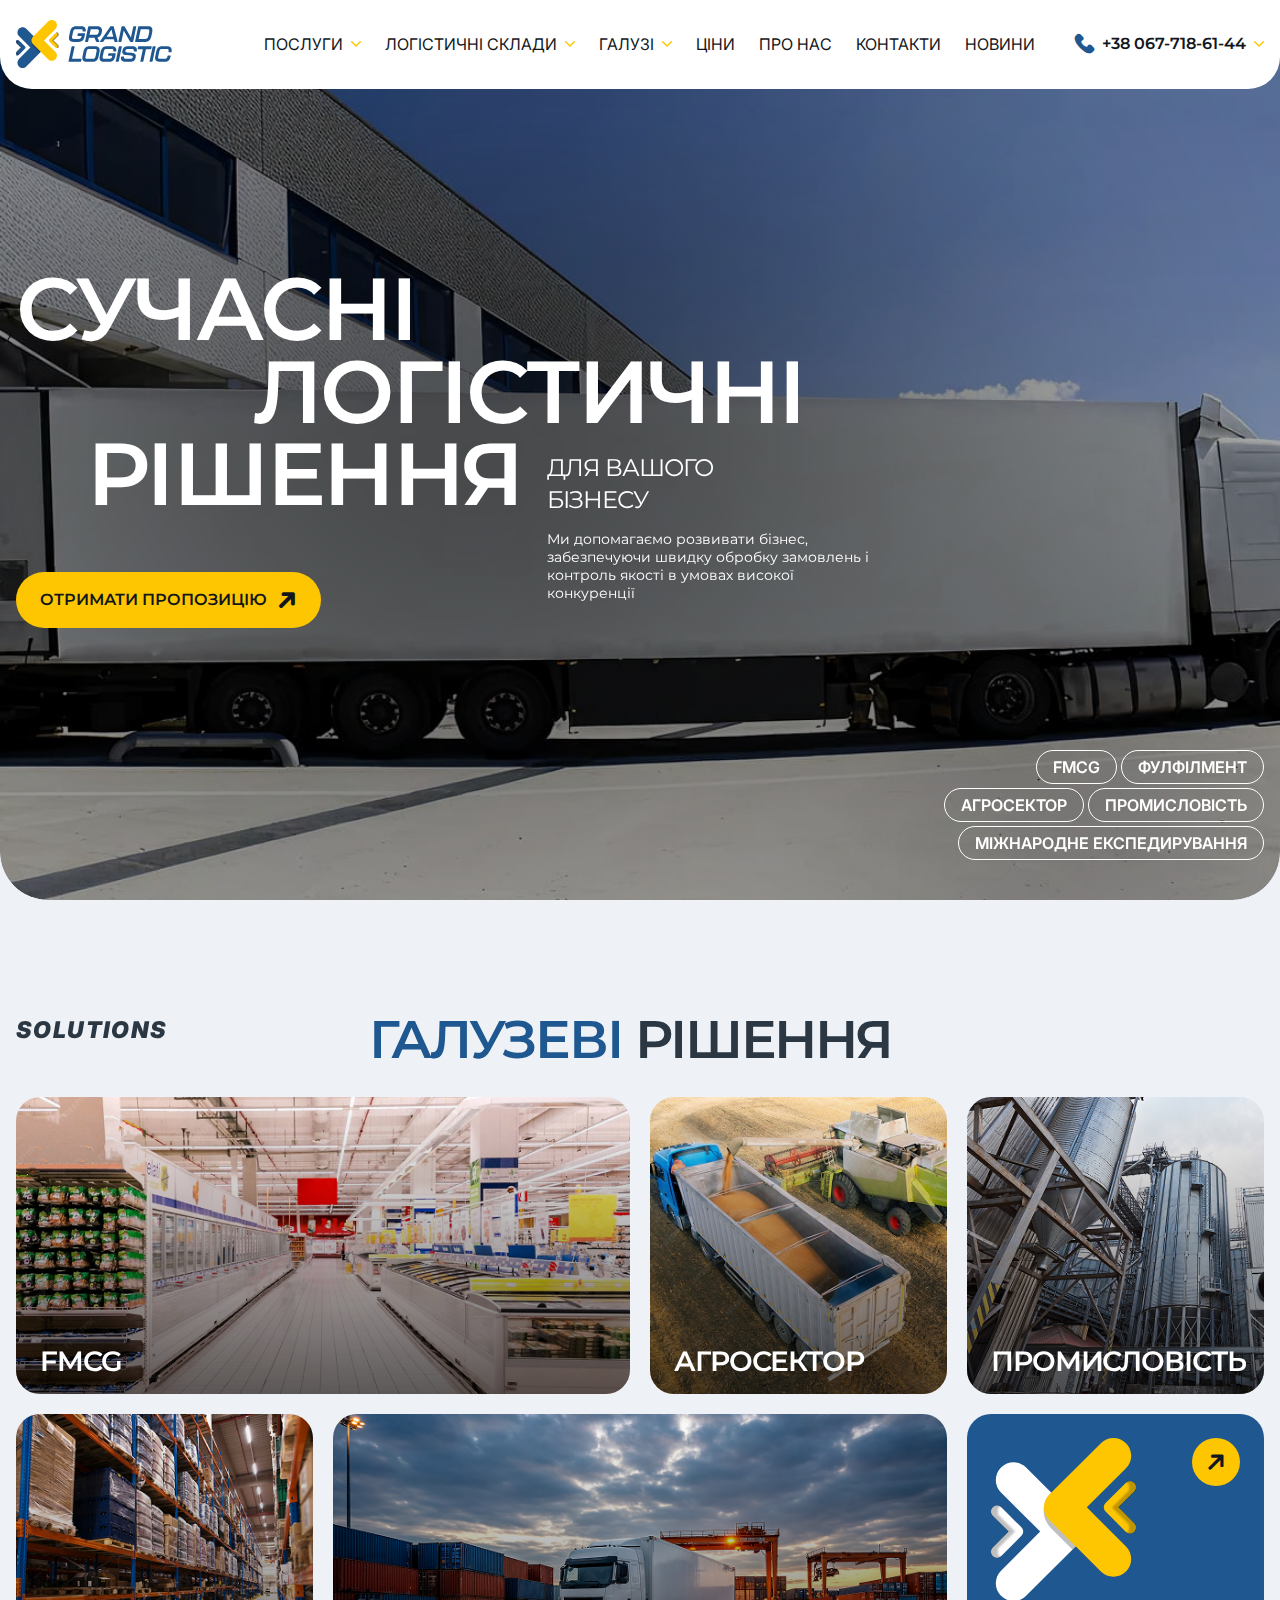
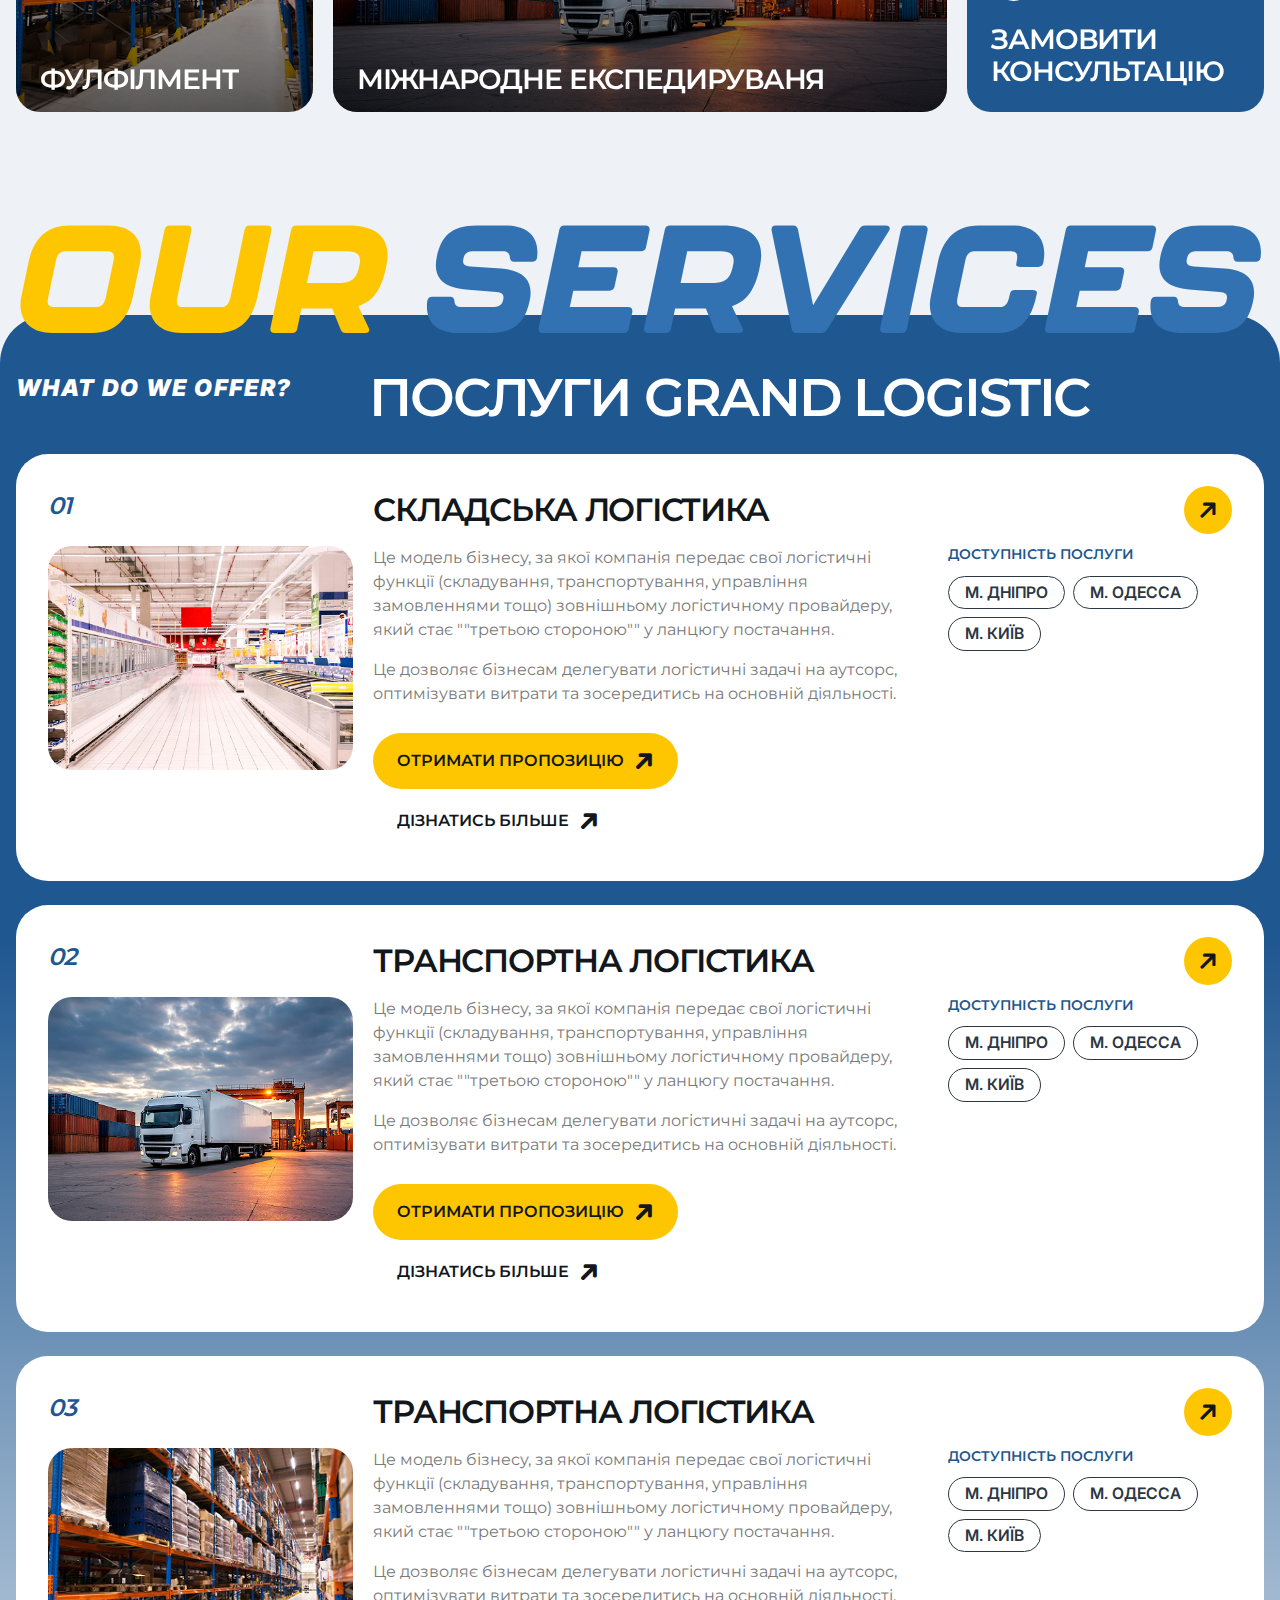
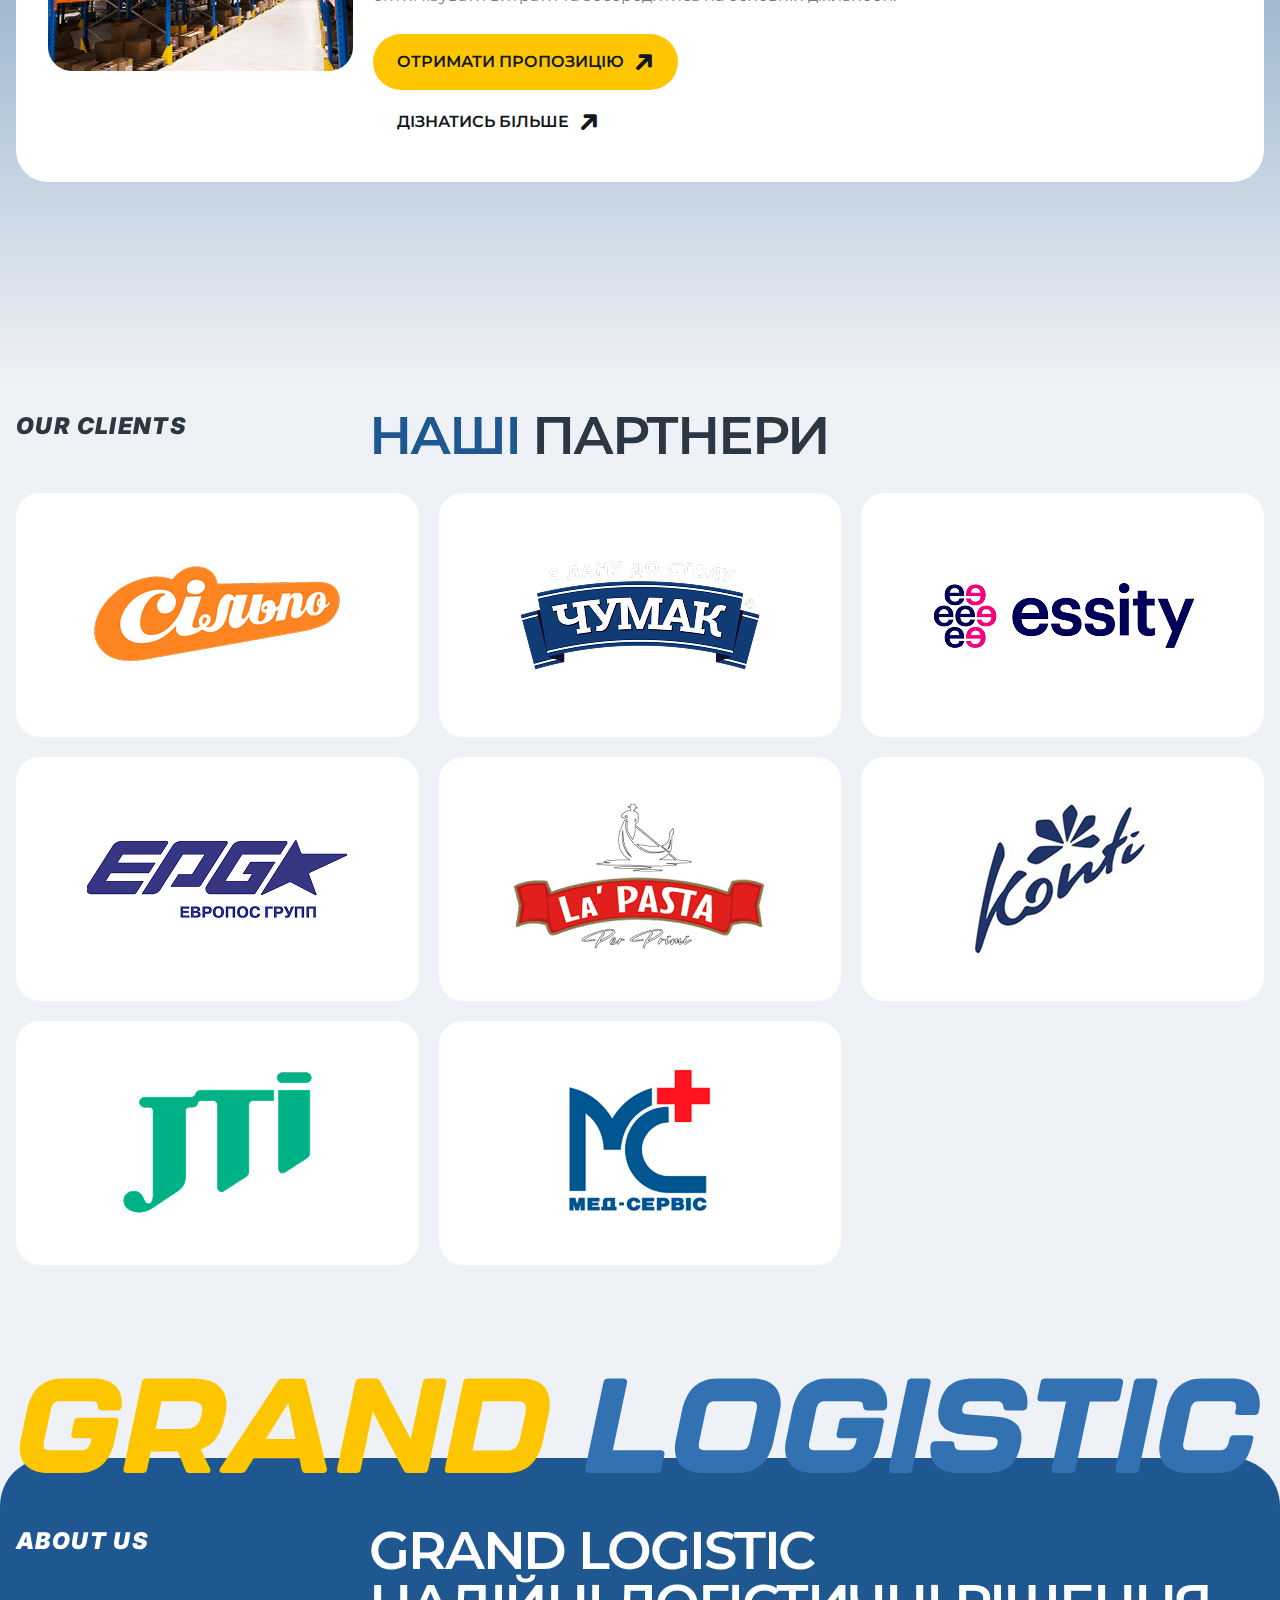
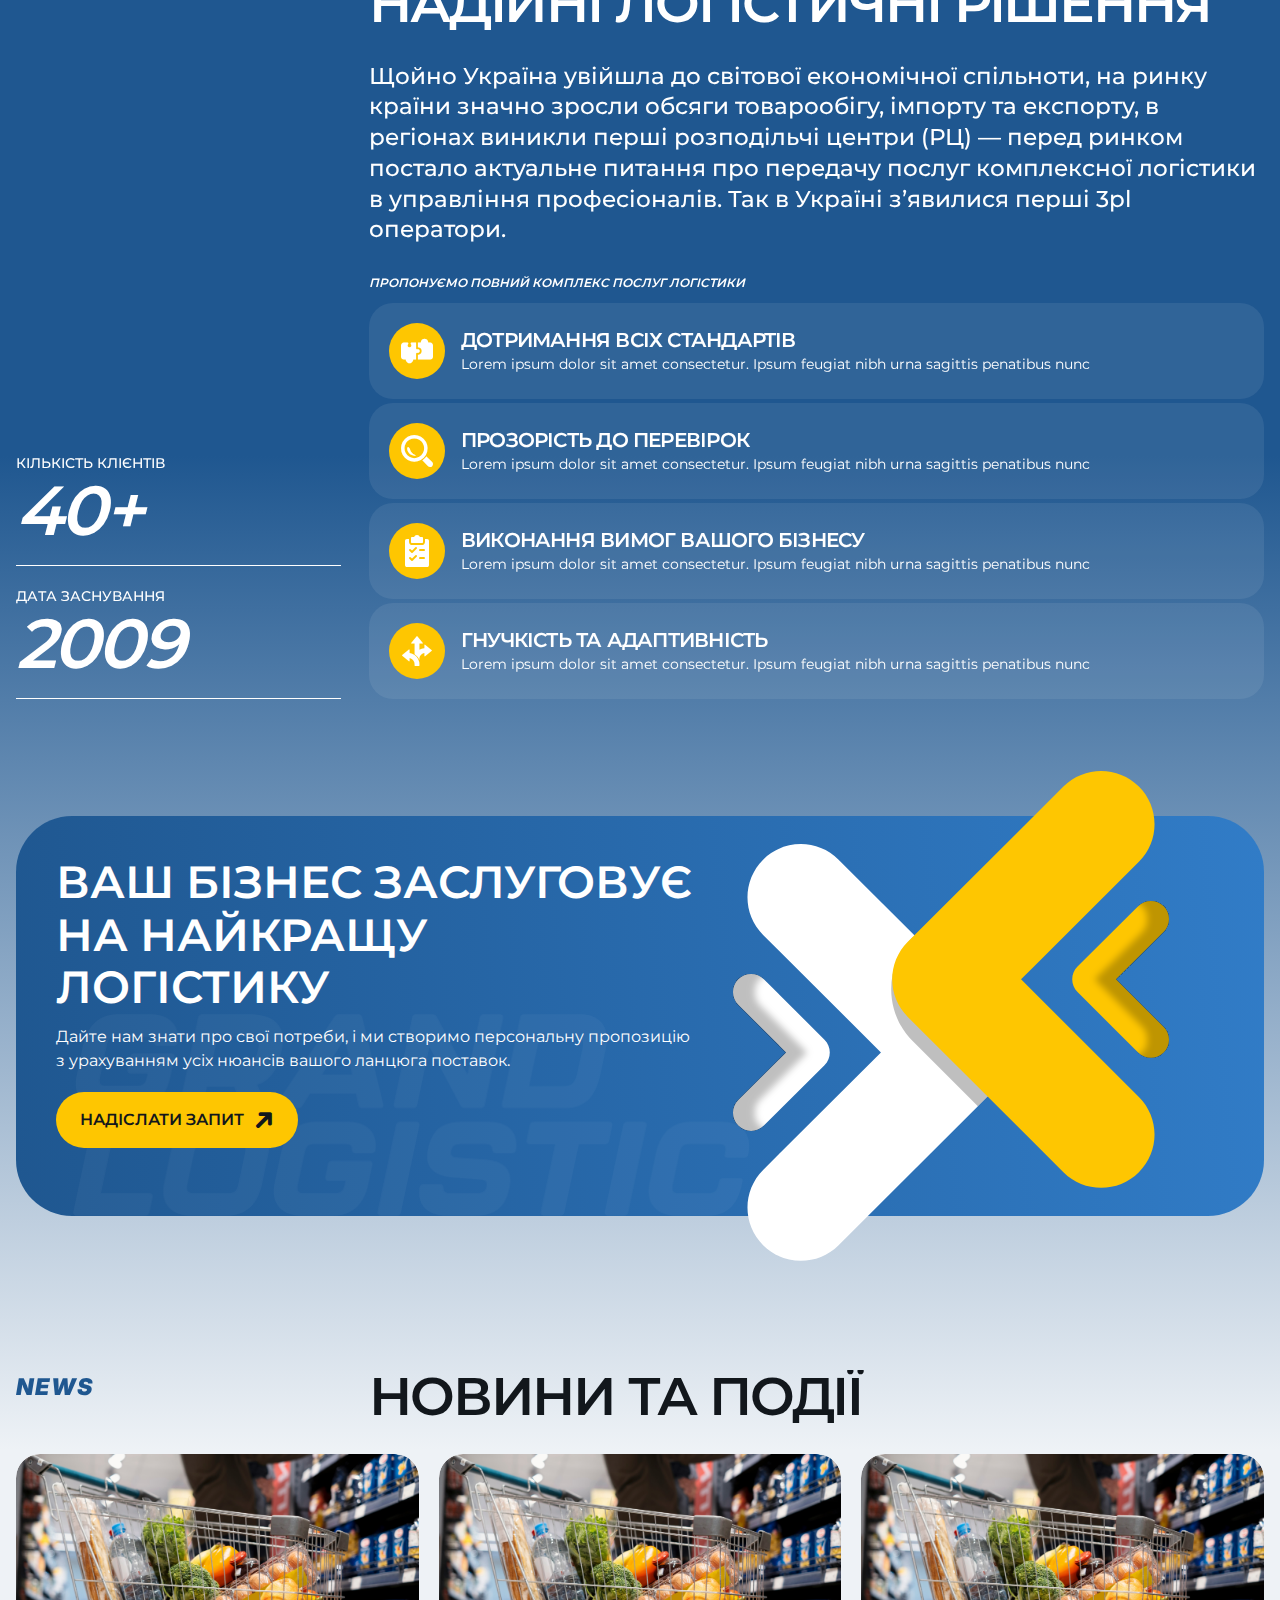
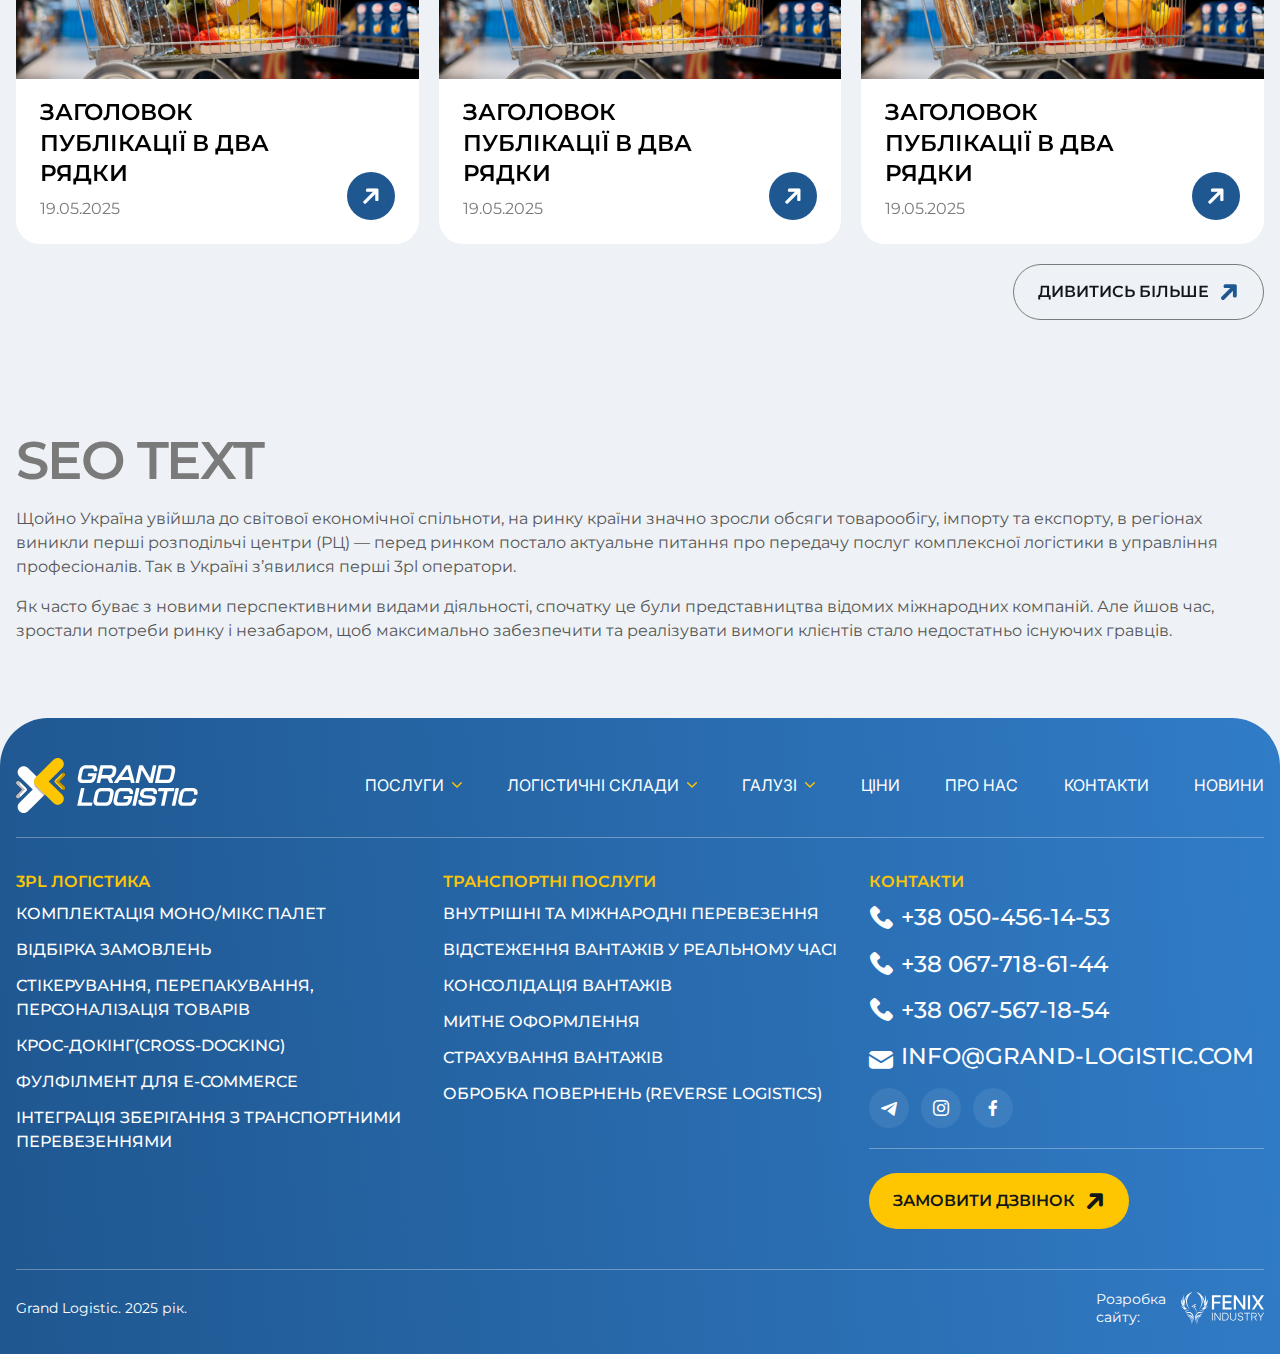
<file: index.html>
<!doctype html>
<html lang="en">
	<head>
		<meta charset="UTF-8">
		<meta name="viewport" content="width=device-width, initial-scale=1.0">
		<link rel="preload" href="./assets/fonts/Montserrat-SemiBold.woff2" as="font" type="font/woff2" crossorigin="anonymous">
		<link rel="preload" href="./assets/fonts/Montserrat-Regular.woff2" as="font" type="font/woff2" crossorigin="anonymous">
		<link rel="preload" href="./assets/fonts/Montserrat-Medium.woff2" as="font" type="font/woff2" crossorigin="anonymous">
		<link rel="preload" href="./assets/fonts/InterBlackItalic.woff2" as="font" type="font/woff2" crossorigin="anonymous">
		<link rel="preload" href="./assets/fonts/Inter-SemiBold.woff2" as="font" type="font/woff2" crossorigin="anonymous">
		<link rel="preload" href="./assets/fonts/Inter-Regular.woff2" as="font" type="font/woff2" crossorigin="anonymous">
		<link rel="shortcut icon" href="./assets/img/favicon.ico">
		<title>Home Page</title>
		<script type="module" crossorigin="" src="./js/app.min.js?v=1760001501727"></script>
		<link rel="stylesheet" crossorigin="" href="./css/app.min.css?v=1760001501727">
	</head>
	<body>
		<div class="wrapper">
			<header data-fls-header="" class="header" data-fls-header-scroll="" data-fls-header-scroll-show="">
				<div class="header__container">
					<a href="/grant-logistic" class="header__logo">
						<img src="./assets/img/logo.svg" alt="grand logistic logo">
					</a>
					<div class="header__menu menu">
						<nav class="menu__nav">
							<ul class="menu-list" data-menu-spollers="992,max" data-menu-speed="400" data-menu-one="">
								<li>
									<a class="js-has-sub" href="listing.html">Послуги</a>
									<ul class="sub-list">
										<li>
											<a href="service.html">Складська логістика</a>
										</li>
										<li>
											<a href="service.html">Транспортна логістика</a>
										</li>
										<li>
											<a href="service.html">Логістика холодового ланцюга</a>
										</li>
									</ul>
								</li>
								<li>
									<a class="js-has-sub" href="#">Логістичні склади</a>
									<ul class="sub-list">
										<li>
											<a href="#">Логістичні склади 1</a>
										</li>
										<li>
											<a href="#">Логістичні склади 2</a>
										</li>
										<li>
											<a href="#">Логістичні склади 3</a>
										</li>
									</ul>
								</li>
								<li>
									<a class="js-has-sub" href="#">Галузі</a>
									<ul class="sub-list">
										<li>
											<a href="#">FMCG</a>
										</li>
										<li>
											<a href="#">Агросектор</a>
										</li>
										<li>
											<a href="#">Промисловість</a>
										</li>
										<li>
											<a href="#">фулфілмент</a>
										</li>
										<li>
											<a href="#">Міжнародне експедируваня</a>
										</li>
									</ul>
								</li>
								<li>
									<a href="price.html">Ціни</a>
								</li>
								<li>
									<a href="about-us.html">Про нас</a>
								</li>
								<li>
									<a href="contacts.html">Контакти</a>
								</li>
								<li>
									<a href="blog.html">Новини</a>
								</li>
							</ul>
						</nav>
						<div class="menu__phone phone">
							<div class="phone__body">
								<a href="tel:+380677186144" class="phone__main --icon-phone">+38 067-718-61-44</a>
								<div class="phone__dropdown">
									<ul>
										<li>
											<a href="tel:+380504561453">+38 050-456-14-53</a>
										</li>
										<li>
											<a href="tel:+380677186144">+38 067-718-61-44</a>
										</li>
										<li>
											<a href="tel:+380675671854">+38 067-567-18-54</a>
										</li>
									</ul>
								</div>
							</div>
						</div>
					</div>
					<button type="button" data-fls-menu="" class="menu__icon icon-menu">
						<span></span>
					</button>
					<!-- <include src="@components/layout/menu/menu.html" locals='{"active":"Home"}'></include> -->
				</div>
			</header>
			<main class="page page--home">
				<section class="hero">
					<div class="hero__media">
						<!-- images -->
						<picture>
							<source media="(min-width: 1200px)" srcset="./assets/img/hero.jpg">
							<source media="(min-width: 768px)" srcset="./assets/img/hero.jpg">
							<img src="./assets/img/hero.jpg" alt="hero image">
						</picture>
						<!-- video -->
						<!--
<video id="hero-video" poster="@img/hero.jpg" playsinline autoplay muted loop width="1440" height="724">
<source src="@img/selection.webm" type="video/webm">
</video>
<button class="video-control playing" type="button" aria-label="Play/Pause video">
<div class="video-control__play"></div>
<div class="video-control__pause"></div>
</button>
-->
					</div>
					<div class="hero__container">
						<div class="hero__content">
							<h1 class="hero__title">
								<span>Сучасні</span>
								<span>логістичні</span>
								<span>рішення</span>
							</h1>
							<div class="hero__subtitle">
								Для вашого
								<br>
								бізнесу
							</div>
							<div class="hero__text">
								<p>
									Ми допомагаємо розвивати бізнес, забезпечуючи швидку обробку замовлень і контроль якості в
						умовах високої конкуренції
								</p>
							</div>
							<button class="hero__btn btn btn-default --icon-arrow-rotate" type="button" data-fls-popup-link="popup-consultation">Отримати пропозицію</button>
						</div>
						<ul class="hero__list">
							<li class="hero__item">
								<a href="#" class="hero__link">FMCG</a>
							</li>
							<li class="hero__item">
								<a href="#" class="hero__link">фулфілмент</a>
							</li>
							<li class="hero__item">
								<a href="#" class="hero__link">Агросектор</a>
							</li>
							<li class="hero__item">
								<a href="#" class="hero__link">Промисловість</a>
							</li>
							<li class="hero__item">
								<a href="#" class="hero__link">Міжнародне експедирування</a>
							</li>
						</ul>
					</div>
				</section>
				<section class="section solutions">
					<div class="solutions__container">
						<div class="solutions__top section-top">
							<div class="section-top__heading heading">SOLUTIONS</div>
							<h2 class="section-top__title title">
								<span class="title-highlight">Галузеві</span>
								рішення
							</h2>
						</div>
						<ul class="solutions__list">
							<li class="solutions__item item-solution">
								<a href="#" class="item-solution__link">
									<div class="item-solution__img">
										<img src="./assets/img/solutions01.jpg" alt="FMCG">
									</div>
									<div class="item-solution__content">
										<div class="item-solution__title">FMCG</div>
										<div class="item-solution__body">
											<div class="item-solution__text">
												Швидка логістика товарів з високою обіговістю.
									Забезпечуємо
									контроль якості, швидку обробку замовлень та точність у
									роботі з рітейлом і e-commerce
											</div>
											<div class="item-solution__icon icon-body mod_yellow --icon-arrow-rotate" aria-label="icon link"></div>
										</div>
									</div>
								</a>
							</li>
							<li class="solutions__item item-solution">
								<a href="#" class="item-solution__link">
									<div class="item-solution__img">
										<img src="./assets/img/solutions02.jpg" alt="Агросектор">
									</div>
									<div class="item-solution__content">
										<div class="item-solution__title">Агросектор</div>
										<div class="item-solution__body">
											<div class="item-solution__text">
												Lorem ipsum dolor sit amet consectetur, adipisicing
									elit.
									Accusantium numquam dolor laudantium, eveniet quis quae saepe ipsa. Eum quas minima
									ipsa
									obcaecati, doloribus quos voluptate sint alias similique totam harum.
											</div>
											<div class="item-solution__icon icon-body mod_yellow --icon-arrow-rotate" aria-label="icon link"></div>
										</div>
									</div>
								</a>
							</li>
							<li class="solutions__item item-solution">
								<a href="#" class="item-solution__link">
									<div class="item-solution__img">
										<img src="./assets/img/solutions03.jpg" alt="Промисловість">
									</div>
									<div class="item-solution__content">
										<div class="item-solution__title">Промисловість</div>
										<div class="item-solution__body">
											<div class="item-solution__text">
												Lorem ipsum dolor sit amet consectetur, adipisicing
									elit.
									Accusantium numquam dolor laudantium, eveniet quis quae saepe ipsa. Eum quas minima
									ipsa
									obcaecati, doloribus quos voluptate sint alias similique totam harum.
											</div>
											<div class="item-solution__icon icon-body mod_yellow --icon-arrow-rotate" aria-label="icon link"></div>
										</div>
									</div>
								</a>
							</li>
							<li class="solutions__item item-solution">
								<a href="#" class="item-solution__link">
									<div class="item-solution__img">
										<img src="./assets/img/solutions04.jpg" alt="фулфілмент">
									</div>
									<div class="item-solution__content">
										<div class="item-solution__title">фулфілмент</div>
										<div class="item-solution__body">
											<div class="item-solution__text">
												Lorem ipsum dolor sit amet consectetur, adipisicing
									elit.
									Accusantium numquam dolor laudantium, eveniet quis quae saepe ipsa. Eum quas minima
									ipsa
									obcaecati, doloribus quos voluptate sint alias similique totam harum.
											</div>
											<div class="item-solution__icon icon-body mod_yellow --icon-arrow-rotate" aria-label="icon link"></div>
										</div>
									</div>
								</a>
							</li>
							<li class="solutions__item item-solution">
								<a href="#" class="item-solution__link">
									<div class="item-solution__img">
										<img src="./assets/img/solutions05.jpg" alt="Міжнародне експедируваня">
									</div>
									<div class="item-solution__content">
										<div class="item-solution__title">Міжнародне експедируваня</div>
										<div class="item-solution__body">
											<div class="item-solution__text">
												Lorem ipsum dolor sit amet consectetur, adipisicing
									elit.
									Accusantium numquam dolor laudantium, eveniet quis quae saepe ipsa. Eum quas minima
									ipsa
									obcaecati, doloribus quos voluptate sint alias similique totam harum.
											</div>
											<div class="item-solution__icon icon-body mod_yellow --icon-arrow-rotate" aria-label="icon link"></div>
										</div>
									</div>
								</a>
							</li>
							<li class="solutions__item item-solution">
								<button class="item-solution__btn" type="button" data-fls-popup-link="popup-question">
									<span class="item-solution__decor">
										<img src="./assets/img/decor.svg" alt="decor">
									</span>
									<span class="item-solution__title">Замовити
							консультацію</span>
									<span class="icon-body mod_yellow --icon-arrow-rotate" aria-label="icon link"></span>
								</button>
							</li>
						</ul>
					</div>
				</section>
				<section class="section services">
					<div class="services__container">
						<div class="services__decor">
							<img src="./assets/img/title-our-services.svg" alt="our-services">
						</div>
						<div class="section-top">
							<div class="section-top__heading heading">What do we offer?</div>
							<h2 class="section-top__title title">Послуги Grand Logistic</h2>
						</div>
						<ul class="services__list">
							<li class="services__item item-services">
								<div class="item-services__top">
									<h3 class="item-services__title">Складська логістика</h3>
									<div class="item-services__icon icon-body mod_yellow --icon-arrow-rotate" aria-label="icon link"></div>
								</div>
								<div class="item-services__body">
									<div class="item-services__img">
										<img src="./assets/img/solutions01.jpg" alt="services image">
									</div>
									<div class="item-services__content">
										<div class="item-services__text">
											<p>
												Це модель бізнесу, за якої компанія передає свої логістичні функції (складування,
									транспортування, управління
									замовленнями тощо) зовнішньому логістичному провайдеру, який стає ""третьою
									стороною"" у ланцюгу постачання.
											</p>
											<p>
												Це дозволяє бізнесам делегувати логістичні задачі на аутсорс, оптимізувати
									витрати та зосередитись на основній
									діяльності.
											</p>
										</div>
										<div class="item-services__actions">
											<button class="item-services__btn btn btn-default --icon-arrow-rotate" type="button" data-fls-popup-link="popup-consultation">Отримати пропозицію</button>
											<a href="service.html" class="item-services__btn btn btn-white --icon-arrow-rotate">Дізнатись
									більше</a>
										</div>
									</div>
									<div class="item-services__info">
										<h3 class="item-services__heading">Доступність послуги</h3>
										<ul class="item-services__cities">
											<li class="item-services__city">м. дніпро</li>
											<li class="item-services__city">м. Одесса</li>
											<li class="item-services__city">м. київ</li>
										</ul>
									</div>
								</div>
							</li>
							<li class="services__item item-services">
								<div class="item-services__top">
									<h3 class="item-services__title">Транспортна логістика</h3>
									<div class="item-services__icon icon-body mod_yellow --icon-arrow-rotate" aria-label="icon link"></div>
								</div>
								<div class="item-services__body">
									<div class="item-services__img">
										<img src="./assets/img/solutions05.jpg" alt="services image">
									</div>
									<div class="item-services__content">
										<div class="item-services__text">
											<p>
												Це модель бізнесу, за якої компанія передає свої логістичні функції (складування,
									транспортування, управління
									замовленнями тощо) зовнішньому логістичному провайдеру, який стає ""третьою
									стороною"" у ланцюгу постачання.
											</p>
											<p>
												Це дозволяє бізнесам делегувати логістичні задачі на аутсорс, оптимізувати
									витрати та зосередитись на основній
									діяльності.
											</p>
										</div>
										<div class="item-services__actions">
											<button class="item-services__btn btn btn-default --icon-arrow-rotate" type="button" data-fls-popup-link="popup-consultation">Отримати
									пропозицію</button>
											<a href="service.html" class="item-services__btn btn btn-white --icon-arrow-rotate">Дізнатись
									більше</a>
										</div>
									</div>
									<div class="item-services__info">
										<h3 class="item-services__heading">Доступність послуги</h3>
										<ul class="item-services__cities">
											<li class="item-services__city">м. дніпро</li>
											<li class="item-services__city">м. Одесса</li>
											<li class="item-services__city">м. київ</li>
										</ul>
									</div>
								</div>
							</li>
							<li class="services__item item-services">
								<div class="item-services__top">
									<h3 class="item-services__title">Транспортна логістика</h3>
									<div class="item-services__icon icon-body mod_yellow --icon-arrow-rotate" aria-label="icon link"></div>
								</div>
								<div class="item-services__body">
									<div class="item-services__img">
										<img src="./assets/img/solutions04.jpg" alt="services image">
									</div>
									<div class="item-services__content">
										<div class="item-services__text">
											<p>
												Це модель бізнесу, за якої компанія передає свої логістичні функції (складування,
									транспортування, управління
									замовленнями тощо) зовнішньому логістичному провайдеру, який стає ""третьою
									стороною"" у ланцюгу постачання.
											</p>
											<p>
												Це дозволяє бізнесам делегувати логістичні задачі на аутсорс, оптимізувати
									витрати та зосередитись на основній
									діяльності.
											</p>
										</div>
										<div class="item-services__actions">
											<button class="item-services__btn btn btn-default --icon-arrow-rotate" type="button" data-fls-popup-link="popup-consultation">Отримати
									пропозицію</button>
											<a href="service.html" class="item-services__btn btn btn-white --icon-arrow-rotate">Дізнатись
									більше</a>
										</div>
									</div>
									<div class="item-services__info">
										<h3 class="item-services__heading">Доступність послуги</h3>
										<ul class="item-services__cities">
											<li class="item-services__city">м. дніпро</li>
											<li class="item-services__city">м. Одесса</li>
											<li class="item-services__city">м. київ</li>
										</ul>
									</div>
								</div>
							</li>
						</ul>
					</div>
				</section>
				<section class="section clients">
					<div class="clients__container">
						<div class="clients__top section-top">
							<div class="section-top__heading heading">Our clients</div>
							<h2 class="section-top__title title">
								<span class="title-highlight">Наші</span>
								партнери
							</h2>
						</div>
						<ul class="clients__list">
							<li class="clients__item">
								<img src="./assets/img/clients01.png" alt="client logo">
							</li>
							<li class="clients__item">
								<img src="./assets/img/clients02.png" alt="client logo">
							</li>
							<li class="clients__item">
								<img src="./assets/img/clients03.png" alt="client logo">
							</li>
							<li class="clients__item">
								<img src="./assets/img/clients04.png" alt="client logo">
							</li>
							<li class="clients__item">
								<img src="./assets/img/clients05.png" alt="client logo">
							</li>
							<li class="clients__item">
								<img src="./assets/img/clients06.png" alt="client logo">
							</li>
							<li class="clients__item">
								<img src="./assets/img/clients07.png" alt="client logo">
							</li>
							<li class="clients__item">
								<img src="./assets/img/clients08.png" alt="client logo">
							</li>
						</ul>
					</div>
				</section>
				<section class="section logistic">
					<div class="logistic__container">
						<div class="logistic__decor">
							<img src="./assets/img/title-grant-logistic.svg" alt="grant-logistic">
						</div>
						<div class="logistic__top section-top">
							<div class="section-top__heading heading">About us</div>
							<h2 class="section-top__title title">
								Grand logistic
								<br>
								Надійні логістичні рішення
							</h2>
						</div>
						<div class="logistic__grid block-grid">
							<div class="block-grid__col">
								<div class="block-grid__utp">
									<div class="utp-item">
										<div class="utp-item__heading">кількість клієнтів</div>
										<div class="utp-item__value">40+</div>
									</div>
									<div class="utp-item">
										<div class="utp-item__heading">Дата заснування</div>
										<div class="utp-item__value">2009</div>
									</div>
								</div>
							</div>
							<div class="block-grid__col">
								<div class="block-grid__text">
									Щойно Україна увійшла до світової економічної спільноти, на ринку країни значно зросли обсяги
						товарообігу, імпорту та
						експорту, в регіонах виникли перші розподільчі центри (РЦ) — перед ринком постало актуальне
						питання про передачу послуг
						комплексної логістики в управління професіоналів. Так в Україні з’явилися перші 3pl оператори.
								</div>
								<div class="block-grid__heading">Пропонуємо повний комплекс послуг логістики</div>
								<ul class="block-grid__list">
									<li class="block-grid__item item-grid">
										<div class="item-grid__icon --icon-pazl" aria-label="pazl icon"></div>
										<div class="item-grid__content">
											<h3 class="item-grid__title">Дотримання всіх стандартів</h3>
											<div class="item-grid__text">
												<p>
													Lorem ipsum dolor sit amet consectetur. Ipsum feugiat nibh urna sagittis
										penatibus nunc
												</p>
											</div>
										</div>
									</li>
									<li class="block-grid__item item-grid">
										<div class="item-grid__icon --icon-search" aria-label="search icon"></div>
										<div class="item-grid__content">
											<h3 class="item-grid__title">Прозорість до перевірок</h3>
											<div class="item-grid__text">
												<p>
													Lorem ipsum dolor sit amet consectetur. Ipsum feugiat nibh urna sagittis
										penatibus nunc
												</p>
											</div>
										</div>
									</li>
									<li class="block-grid__item item-grid">
										<div class="item-grid__icon --icon-list-done" aria-label="list-done icon"></div>
										<div class="item-grid__content">
											<h3 class="item-grid__title">Виконання вимог вашого бізнесу</h3>
											<div class="item-grid__text">
												<p>
													Lorem ipsum dolor sit amet consectetur. Ipsum feugiat nibh urna sagittis
										penatibus nunc
												</p>
											</div>
										</div>
									</li>
									<li class="block-grid__item item-grid">
										<div class="item-grid__icon --icon-responsive" aria-label="responsive icon"></div>
										<div class="item-grid__content">
											<h3 class="item-grid__title">Гнучкість та адаптивність</h3>
											<div class="item-grid__text">
												<p>
													Lorem ipsum dolor sit amet consectetur. Ipsum feugiat nibh urna sagittis
										penatibus nunc
												</p>
											</div>
										</div>
									</li>
								</ul>
							</div>
						</div>
						<div class="send">
							<div class="send__body">
								<div class="send__content">
									<h2 class="send__title">Ваш бізнес заслуговує
							на найкращу логістику</h2>
									<div class="send__text">
										<p>
											Дайте нам знати про свої потреби, і ми створимо персональну пропозицію з урахуванням усіх
								нюансів вашого ланцюга
								поставок.
										</p>
									</div>
									<button class="btn btn-default --icon-arrow-rotate" type="button" data-fls-popup-link="popup-consultation">Надіслати запит</button>
								</div>
								<div class="send__img">
									<img src="./assets/img/decor.svg" alt="logo">
								</div>
							</div>
						</div>
					</div>
				</section>
				<section class="section news">
					<div class="news__container">
						<div class="news__top section-top">
							<div class="section-top__heading heading">News</div>
							<h2 class="section-top__title title">Новини та події</h2>
						</div>
						<div data-fls-slider="" class="news__slider swiper">
							<div class="news__wrapper swiper-wrapper">
								<div class="news__slide swiper-slide">
									<acticle class="news__cart cart-news">
										<a href="article.html" class="cart-news__img">
											<img src="./assets/img/news01.jpg" alt="news title">
										</a>
										<div class="cart-news__content">
											<div class="cart-news__body">
												<h3 class="cart-news__title">
													<a href="article.html">Заголовок публікації
											в два рядки</a>
												</h3>
												<div class="cart-news__date date">19.05.2025</div>
											</div>
											<a href="article.html" class="icon-body --icon-arrow-rotate" aria-label="icon link"></a>
										</div>
									</acticle>
								</div>
								<div class="news__slide swiper-slide">
									<acticle class="news__cart cart-news">
										<a href="article.html" class="cart-news__img">
											<img src="./assets/img/news01.jpg" alt="news title">
										</a>
										<div class="cart-news__content">
											<div class="cart-news__body">
												<h3 class="cart-news__title">
													<a href="article.html">Заголовок публікації
											в два рядки</a>
												</h3>
												<div class="cart-news__date date">19.05.2025</div>
											</div>
											<a href="article.html" class="icon-body --icon-arrow-rotate" aria-label="icon link"></a>
										</div>
									</acticle>
								</div>
								<div class="news__slide swiper-slide">
									<acticle class="news__cart cart-news">
										<a href="article.html" class="cart-news__img">
											<img src="./assets/img/news01.jpg" alt="news title">
										</a>
										<div class="cart-news__content">
											<div class="cart-news__body">
												<h3 class="cart-news__title">
													<a href="article.html">Заголовок публікації
											в два рядки</a>
												</h3>
												<div class="cart-news__date date">19.05.2025</div>
											</div>
											<a href="article.html" class="icon-body --icon-arrow-rotate" aria-label="icon link"></a>
										</div>
									</acticle>
								</div>
							</div>
							<div class="news__bottom">
								<div class="swiper-nav">
									<button class="swiper-button-prev --icon-arrow-rotate" type="button" aria-label="btn slider prev"></button>
									<button class="swiper-button-next --icon-arrow-rotate" type="button" aria-label="btn slider next"></button>
								</div>
								<div class="swiper-pagination" aria-label="pagination slider"></div>
								<a href="blog.html" class="btn btn-border --icon-arrow-rotate">Дивитись більше</a>
							</div>
						</div>
					</div>
				</section>
				<section class="section seo-text">
					<div class="seo-text__container">
						<div class="text-formatted">
							<h2>SEO text</h2>
							<p>
								Щойно Україна увійшла до світової економічної спільноти, на ринку країни значно зросли обсяги
					товарообігу, імпорту та
					експорту, в регіонах виникли перші розподільчі центри (РЦ) — перед ринком постало актуальне питання
					про передачу послуг
					комплексної логістики в управління професіоналів. Так в Україні з’явилися перші 3pl оператори.
							</p>
							<p>
								Як часто буває з новими перспективними видами діяльності, спочатку це були представництва відомих
					міжнародних компаній.
					Але йшов час, зростали потреби ринку і незабаром, щоб максимально забезпечити та реалізувати вимоги
					клієнтів стало
					недостатньо існуючих гравців.
							</p>
							<h3>Заголовок третього рівня</h3>
							<p>
								Lorem ipsum dolor sit, amet consectetur adipisicing elit. Modi atque ea ipsum quaerat, quis
					cupiditate. Cumque tempora provident harum laborum obcaecati dolorum? Voluptates non illo sed, earum
					id aperiam labore!
							</p>
						</div>
					</div>
				</section>
			</main>
			<footer data-fls-footer="" class="footer">
				<div class="footer__container">
					<div class="footer__top">
						<a href="/grant-logistic" class="footer__logo">
							<img src="./assets/img/logo-white.svg" alt="logo">
						</a>
						<div class="footer__menu menu">
							<nav class="menu__nav">
								<ul data-menu-spollers="992,max" data-menu-speed="400" data-menu-one="">
									<li>
										<a class="js-has-sub" href="listing.html">Послуги</a>
										<ul class="sub-list">
											<li>
												<a href="service.html">Складська логістика</a>
											</li>
											<li>
												<a href="service.html">Транспортна логістика</a>
											</li>
											<li>
												<a href="service.html">Логістика холодового ланцюга</a>
											</li>
										</ul>
									</li>
									<li>
										<a class="js-has-sub" href="#">Логістичні склади</a>
										<ul class="sub-list">
											<li>
												<a href="#">Логістичні склади 1</a>
											</li>
											<li>
												<a href="#">Логістичні склади 2</a>
											</li>
											<li>
												<a href="#">Логістичні склади 3</a>
											</li>
										</ul>
									</li>
									<li>
										<a class="js-has-sub" href="#">Галузі</a>
										<ul class="sub-list">
											<li>
												<a href="#">FMCG</a>
											</li>
											<li>
												<a href="#">Агросектор</a>
											</li>
											<li>
												<a href="#">Промисловість</a>
											</li>
											<li>
												<a href="#">фулфілмент</a>
											</li>
											<li>
												<a href="#">Міжнародне експедируваня</a>
											</li>
										</ul>
									</li>
									<li>
										<a href="price.html">Ціни</a>
									</li>
									<li>
										<a href="about-us.html">Про нас</a>
									</li>
									<li>
										<a href="contacts.html">Контакти</a>
									</li>
									<li>
										<a href="blog.html">Новини</a>
									</li>
								</ul>
							</nav>
						</div>
					</div>
					<div class="footer__row">
						<div class="footer__col">
							<h2 class="footer__heading">3pl логістика</h2>
							<ul class="footer__list">
								<li>
									<a href="#">комплектація моно/мікс палет</a>
								</li>
								<li>
									<a href="#">відбірка замовлень</a>
								</li>
								<li>
									<a href="#">стікерування, перепакування,
							персоналізація товарів</a>
								</li>
								<li>
									<a href="#">крос-докінг(cross-docking)</a>
								</li>
								<li>
									<a href="#">фулфілмент для e-commerce</a>
								</li>
								<li>
									<a href="#">інтеграція зберігання
							з транспортними перевезеннями</a>
								</li>
							</ul>
						</div>
						<div class="footer__col">
							<h2 class="footer__heading">Транспортні послуги</h2>
							<ul class="footer__list">
								<li>
									<a href="#">внутрішні та міжнародні перевезення</a>
								</li>
								<li>
									<a href="#">відстеження вантажів у реальному часі</a>
								</li>
								<li>
									<a href="#">консолідація вантажів</a>
								</li>
								<li>
									<a href="#">митне оформлення</a>
								</li>
								<li>
									<a href="#">страхування вантажів</a>
								</li>
								<li>
									<a href="#">обробка повернень (reverse logistics)</a>
								</li>
							</ul>
						</div>
						<div class="footer__col">
							<h2 class="footer__heading">Контакти</h2>
							<ul class="footer__contacts">
								<li>
									<a class="--icon-phone" href="tel:+380504561453">+38 050-456-14-53</a>
								</li>
								<li>
									<a class="--icon-phone" href="tel:+380677186144">+38 067-718-61-44</a>
								</li>
								<li>
									<a class="--icon-phone" href="tel:+380675671854">+38 067-567-18-54</a>
								</li>
								<li>
									<a class="--icon-mail" href="mailto:info@grand-logistic.com">info@grand-logistic.com</a>
								</li>
							</ul>
							<div class="footer__social social">
								<a href="#" class="social__link --icon-telegram" aria-label="telegram"></a>
								<a href="#" class="social__link --icon-instagram" aria-label="instagram"></a>
								<a href="#" class="social__link --icon-facebook" aria-label="facebook"></a>
							</div>
							<button class="btn btn-default --icon-arrow-rotate" type="button" data-fls-popup-link="popup-question">Замовити дзвінок</button>
						</div>
					</div>
					<div class="footer__bottom">
						<div class="footer__copyright">Grand Logistic. 2025 рік.</div>
						<a href="https://fnx.com.ua/ua" target="_blank" class="fenix">
							Розробка
							<br>
							сайту:
							<img src="./assets/img/fenix-logo.svg" alt="fenix logo">
						</a>
					</div>
				</div>
			</footer>
		</div>
		<div data-fls-popup="popup-question" aria-hidden="true" class="popup">
			<div data-fls-popup-wrapper="" class="popup__wrapper">
				<div data-fls-popup-body="" class="popup__body">
					<button data-fls-popup-close="" type="button" class="popup__close" aria-label="btn close popup"></button>
					<div data-fls-popup-content="" class="popup__content">
						<h3 class="popup__title">
							<span class="title-highlight">є запитання?</span>
							Напишіть нам
						</h3>
						<form action="#" class="popup__form">
							<div class="popup__row">
								<div class="popup__group form-group">
									<label for="name">
										Як вас звуть?
										<span class="required">*</span>
									</label>
									<input id="name" type="text" name="form-name" placeholder="Як вас звуть?" class="input" required>
								</div>
								<div class="popup__group form-group">
									<label for="phone">
										Контактний номер телефону
										<span class="required">*</span>
									</label>
									<input id="phone" type="number" name="form-phone" placeholder="+380 73 333 33 33" class="input" required>
								</div>
							</div>
							<div class="popup__group form-group">
								<label for="message">
									Ваше запитання
									<span class="required">*</span>
								</label>
								<textarea name="form-message" id="message" class="input" placeholder="Будь ласка, напишіть ваше запитання тут" required></textarea>
							</div>
							<button class="popup__btn btn btn-default --icon-arrow-rotate" type="submit">Надіслати
						запитання</button>
						</form>
					</div>
				</div>
			</div>
		</div>
		<div data-fls-popup="popup-consultation" aria-hidden="true" class="popup">
			<div data-fls-popup-wrapper="" class="popup__wrapper">
				<div data-fls-popup-body="" class="popup__body">
					<button data-fls-popup-close="" type="button" class="popup__close" aria-label="btn close popup"></button>
					<div data-fls-popup-content="" class="popup__content">
						<h3 class="popup__title">
							<span class="title-highlight">Запит</span>
							на консультацію
						</h3>
						<div data-fls-tabs="" data-fls-tabs-animate="300" class="popup__tabs">
							<div class="popup__inner">
								<nav data-fls-tabs-titles="" class="popup__navigation">
									<button type="button" class="popup__tab --tab-active">Форма №1</button>
									<button type="button" class="popup__tab">Форма №2</button>
									<button type="button" class="popup__tab">Форма №3</button>
								</nav>
							</div>
							<div data-fls-tabs-body="" class="popup__content">
								<div class="popup__body">
									<form action="#" class="popup__form">
										<div class="popup__row">
											<div class="popup__group form-group">
												<label for="name">
													Як вас звуть?
													<span class="required">*</span>
												</label>
												<input id="name" type="text" name="form-name" placeholder="Як вас звуть?" class="input" required>
											</div>
											<div class="popup__group form-group">
												<label for="phone">
													Контактний номер телефону
													<span class="required">*</span>
												</label>
												<input id="phone" type="number" name="form-phone" placeholder="+380 73 333 33 33" class="input" required>
											</div>
										</div>
										<div class="popup__group form-group">
											<label for="message">
												Ваше запитання
												<span class="required">*</span>
											</label>
											<textarea name="form-message" id="message" class="input" placeholder="Будь ласка, напишіть ваше запитання тут" required></textarea>
										</div>
										<button class="popup__btn btn btn-default --icon-arrow-rotate" type="submit">Надіслати
									запитання</button>
									</form>
								</div>
								<div class="popup__body">
									<form action="#" class="popup__form">
										<div class="popup__row">
											<div class="popup__group form-group">
												<label for="name">
													Як вас звуть?
													<span class="required">*</span>
												</label>
												<input id="name" type="text" name="form-name" placeholder="Як вас звуть?" class="input" required>
											</div>
											<div class="popup__group form-group">
												<label for="phone">
													Контактний номер телефону
													<span class="required">*</span>
												</label>
												<input id="phone" type="number" name="form-phone" placeholder="+380 73 333 33 33" class="input" required>
											</div>
										</div>
										<div class="popup__group form-group">
											<label for="message">
												Ваше запитання
												<span class="required">*</span>
											</label>
											<textarea name="form-message" id="message" class="input" placeholder="Будь ласка, напишіть ваше запитання тут" required></textarea>
										</div>
										<button class="popup__btn btn btn-default --icon-arrow-rotate" type="submit">Надіслати
									запитання</button>
									</form>
								</div>
								<div class="popup__body">
									<form action="#" class="popup__form">
										<div class="popup__row">
											<div class="popup__group form-group">
												<label for="name">
													Як вас звуть?
													<span class="required">*</span>
												</label>
												<input id="name" type="text" name="form-name" placeholder="Як вас звуть?" class="input" required>
											</div>
											<div class="popup__group form-group">
												<label for="phone">
													Контактний номер телефону
													<span class="required">*</span>
												</label>
												<input id="phone" type="number" name="form-phone" placeholder="+380 73 333 33 33" class="input" required>
											</div>
										</div>
										<div class="popup__group form-group">
											<label for="message">
												Ваше запитання
												<span class="required">*</span>
											</label>
											<textarea name="form-message" id="message" class="input" placeholder="Будь ласка, напишіть ваше запитання тут" required></textarea>
										</div>
										<button class="popup__btn btn btn-default --icon-arrow-rotate" type="submit">Надіслати
									запитання</button>
									</form>
								</div>
							</div>
						</div>
					</div>
				</div>
			</div>
		</div>
	</body>
</html>
</file>
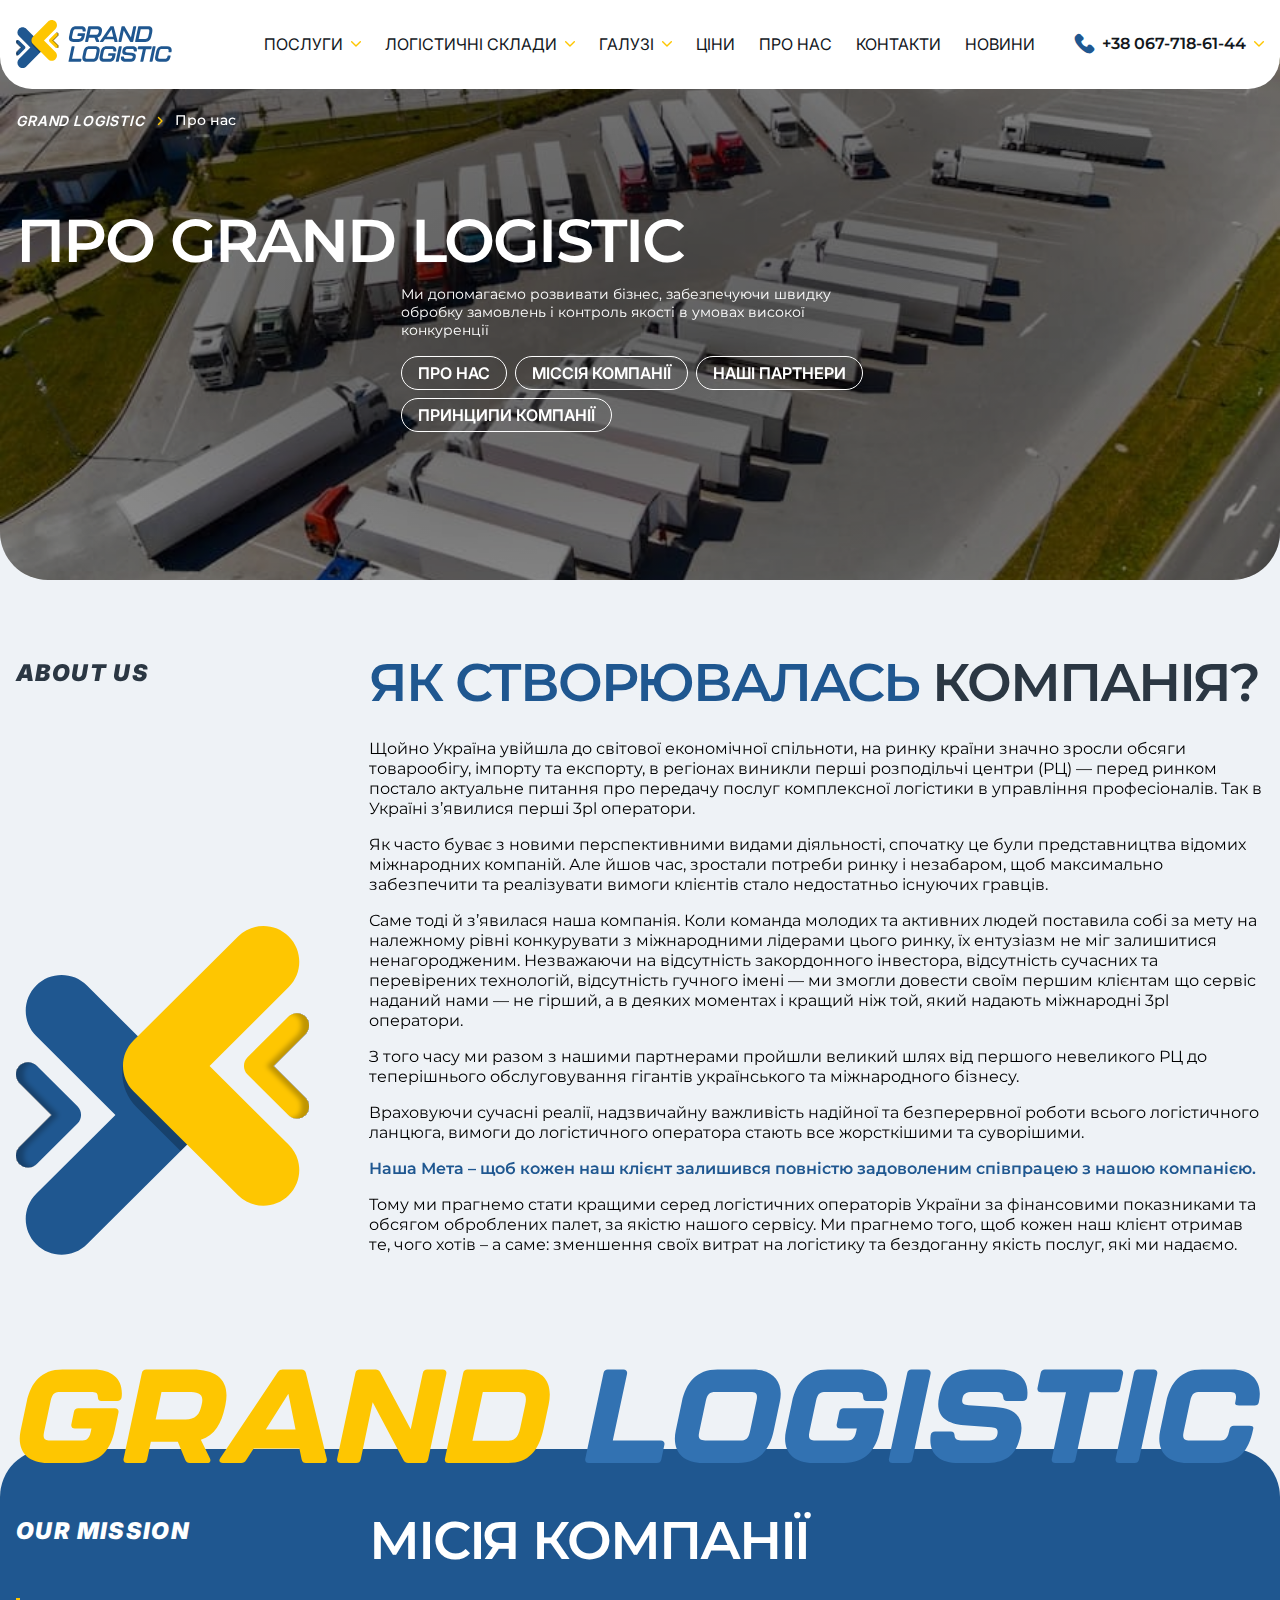
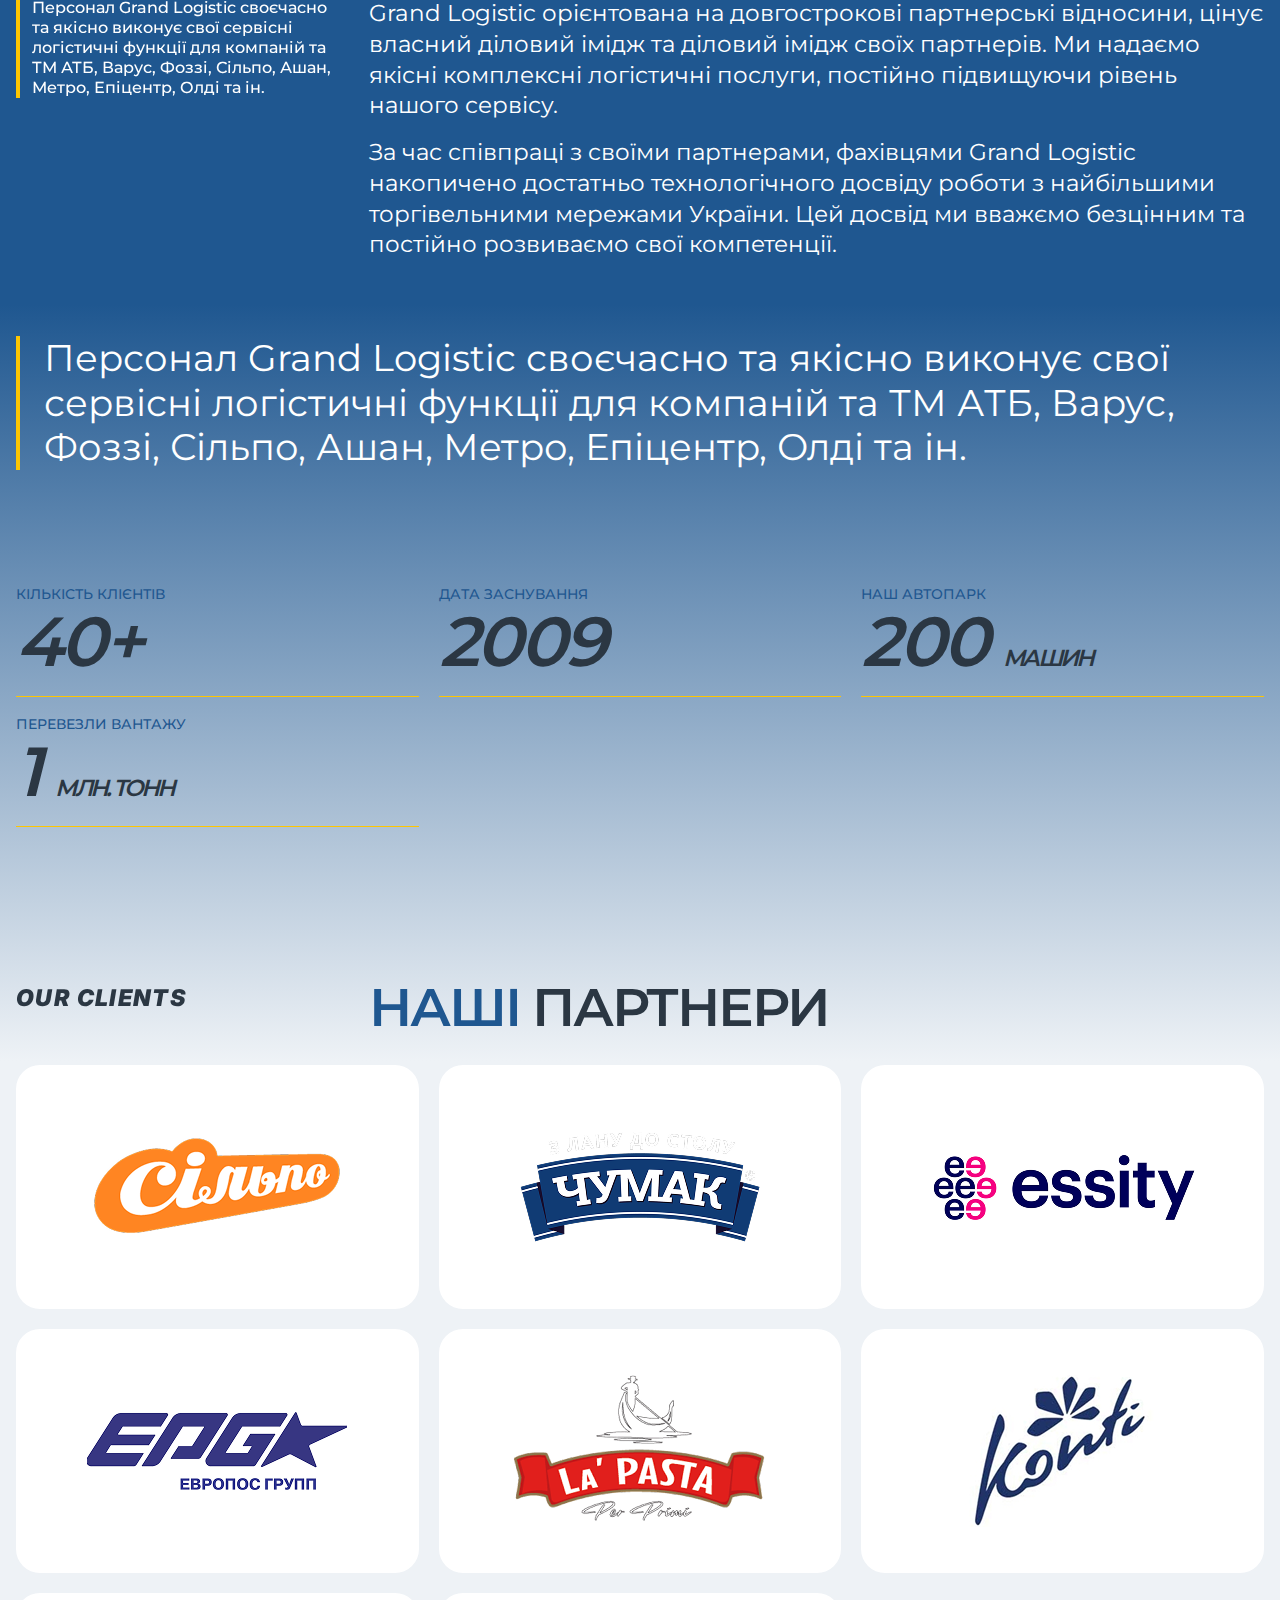
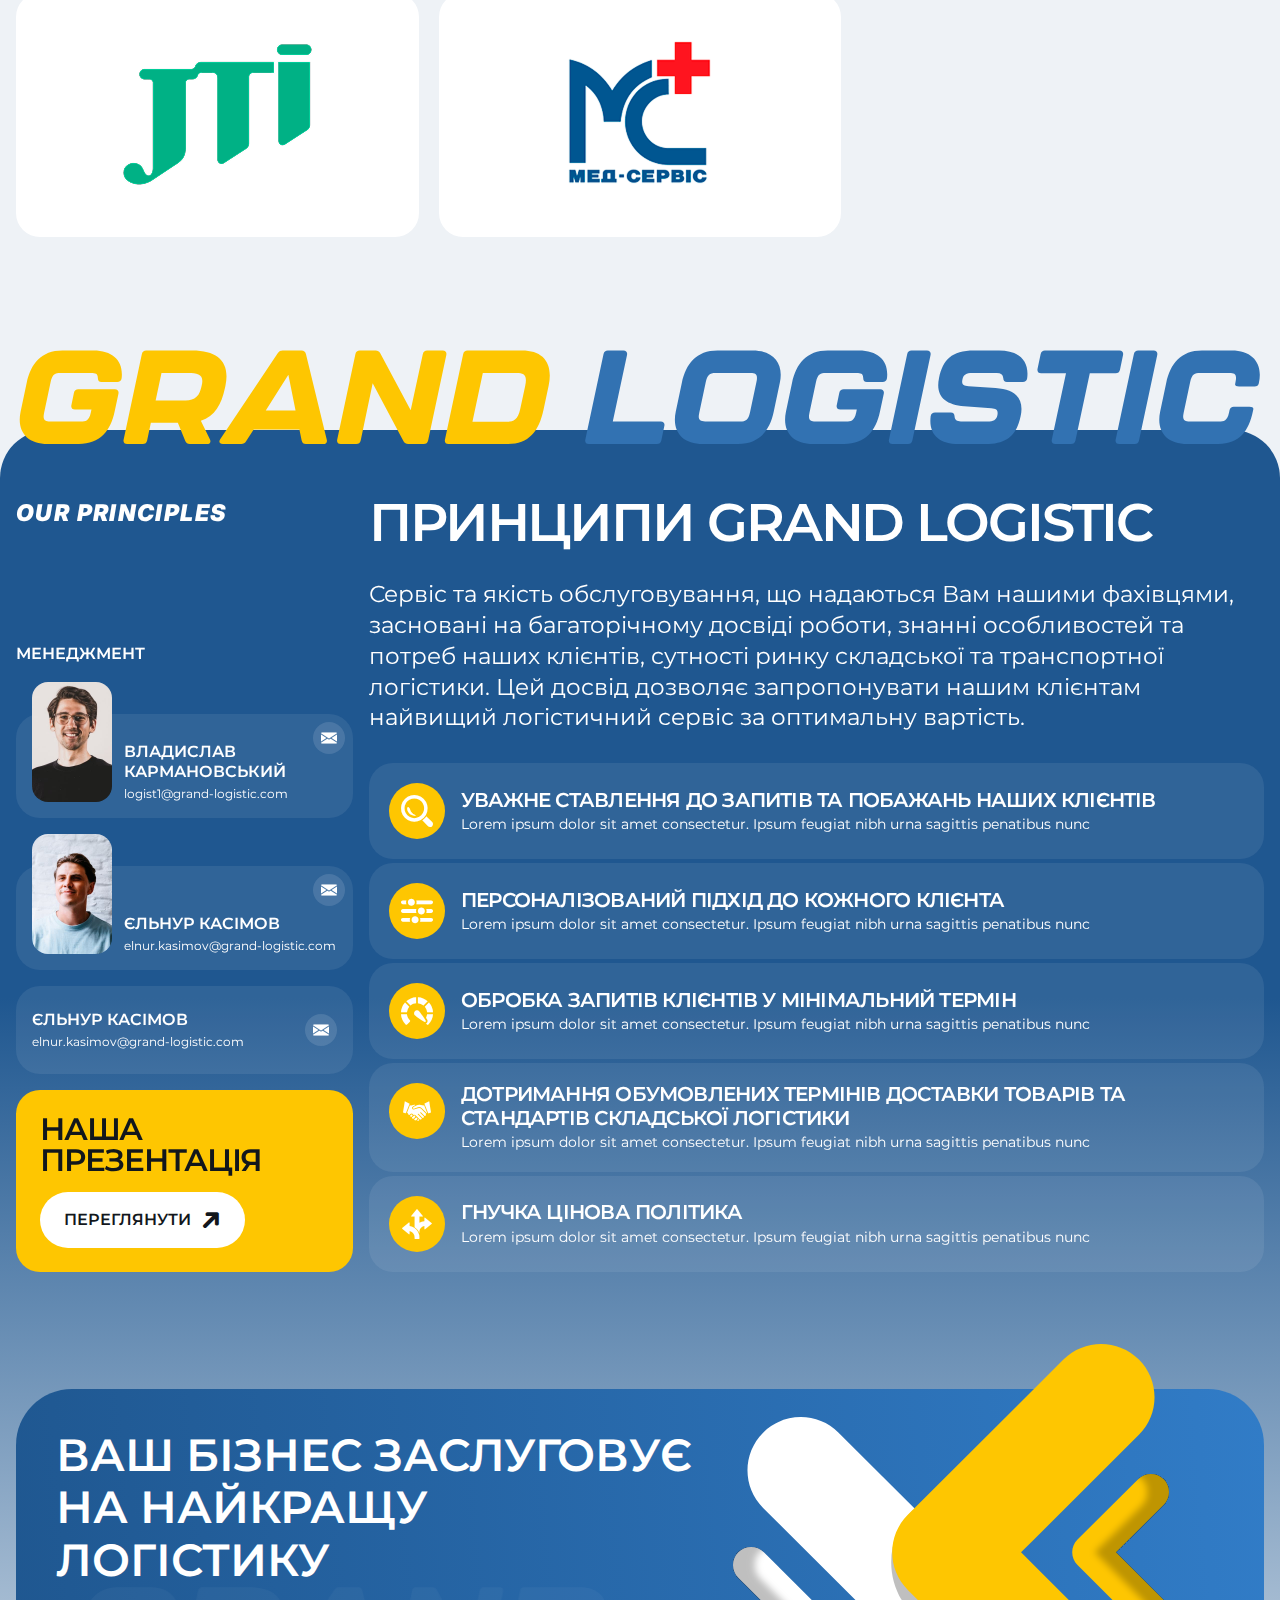
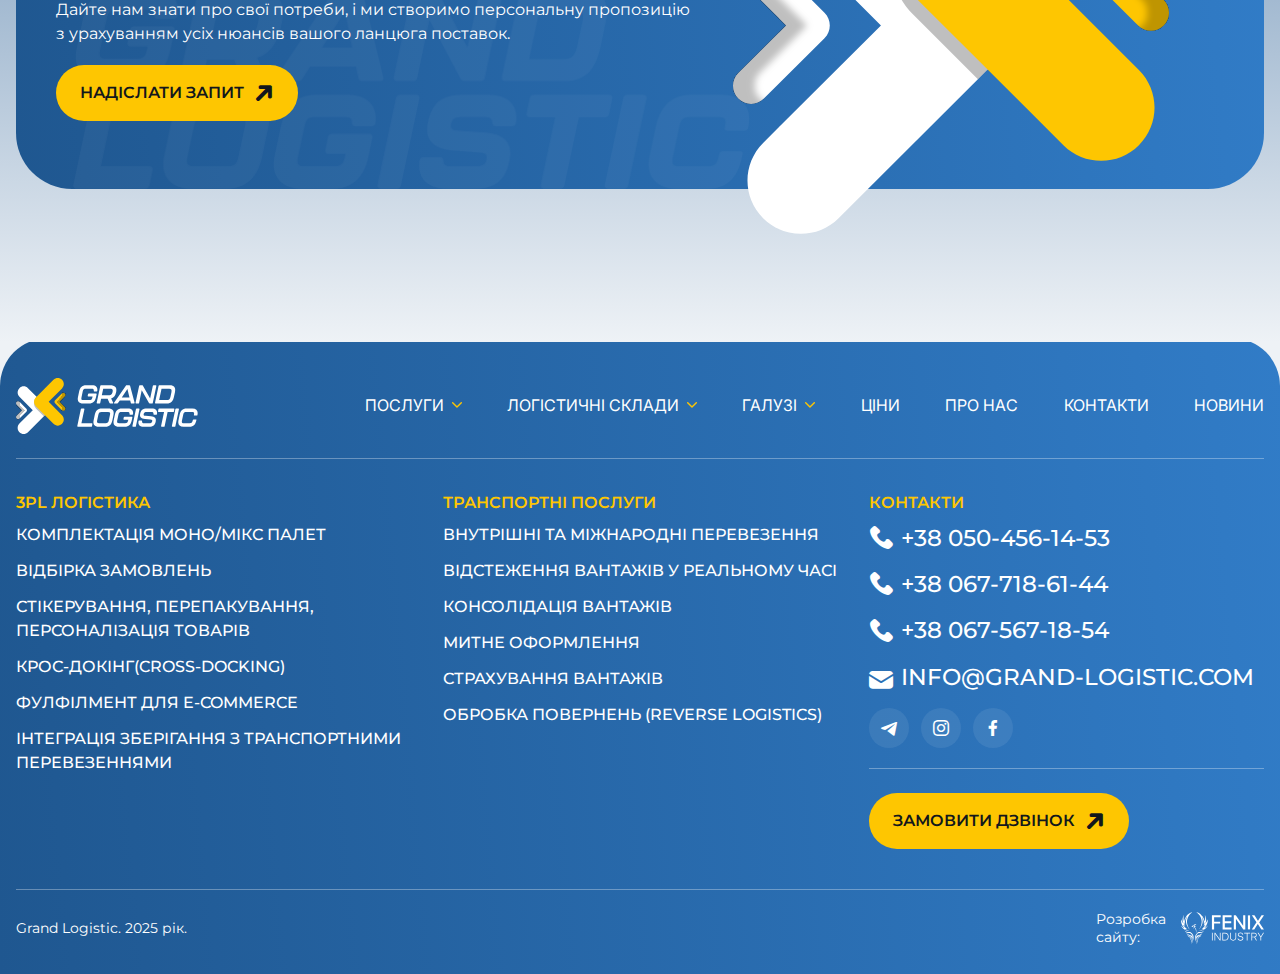
<file: about-us.html>
<!doctype html>
<html lang="en">
	<head>
		<meta charset="UTF-8">
		<meta name="viewport" content="width=device-width, initial-scale=1.0">
		<link rel="preload" href="./assets/fonts/Montserrat-SemiBold.woff2" as="font" type="font/woff2" crossorigin="anonymous">
		<link rel="preload" href="./assets/fonts/Montserrat-Regular.woff2" as="font" type="font/woff2" crossorigin="anonymous">
		<link rel="preload" href="./assets/fonts/Montserrat-Medium.woff2" as="font" type="font/woff2" crossorigin="anonymous">
		<link rel="preload" href="./assets/fonts/InterBlackItalic.woff2" as="font" type="font/woff2" crossorigin="anonymous">
		<link rel="preload" href="./assets/fonts/Inter-SemiBold.woff2" as="font" type="font/woff2" crossorigin="anonymous">
		<link rel="preload" href="./assets/fonts/Inter-Regular.woff2" as="font" type="font/woff2" crossorigin="anonymous">
		<link rel="shortcut icon" href="./assets/img/favicon.ico">
		<title>About Us Page</title>
		<script type="module" crossorigin="" src="./js/app.min.js?v=1760001501727"></script>
		<link rel="stylesheet" crossorigin="" href="./css/app.min.css?v=1760001501727">
	</head>
	<body>
		<div class="wrapper">
			<header data-fls-header="" class="header" data-fls-header-scroll="" data-fls-header-scroll-show="">
				<div class="header__container">
					<a href="/grant-logistic" class="header__logo">
						<img src="./assets/img/logo.svg" alt="grand logistic logo">
					</a>
					<div class="header__menu menu">
						<nav class="menu__nav">
							<ul class="menu-list" data-menu-spollers="992,max" data-menu-speed="400" data-menu-one="">
								<li>
									<a class="js-has-sub" href="listing.html">Послуги</a>
									<ul class="sub-list">
										<li>
											<a href="service.html">Складська логістика</a>
										</li>
										<li>
											<a href="service.html">Транспортна логістика</a>
										</li>
										<li>
											<a href="service.html">Логістика холодового ланцюга</a>
										</li>
									</ul>
								</li>
								<li>
									<a class="js-has-sub" href="#">Логістичні склади</a>
									<ul class="sub-list">
										<li>
											<a href="#">Логістичні склади 1</a>
										</li>
										<li>
											<a href="#">Логістичні склади 2</a>
										</li>
										<li>
											<a href="#">Логістичні склади 3</a>
										</li>
									</ul>
								</li>
								<li>
									<a class="js-has-sub" href="#">Галузі</a>
									<ul class="sub-list">
										<li>
											<a href="#">FMCG</a>
										</li>
										<li>
											<a href="#">Агросектор</a>
										</li>
										<li>
											<a href="#">Промисловість</a>
										</li>
										<li>
											<a href="#">фулфілмент</a>
										</li>
										<li>
											<a href="#">Міжнародне експедируваня</a>
										</li>
									</ul>
								</li>
								<li>
									<a href="price.html">Ціни</a>
								</li>
								<li>
									<a href="about-us.html">Про нас</a>
								</li>
								<li>
									<a href="contacts.html">Контакти</a>
								</li>
								<li>
									<a href="blog.html">Новини</a>
								</li>
							</ul>
						</nav>
						<div class="menu__phone phone">
							<div class="phone__body">
								<a href="tel:+380677186144" class="phone__main --icon-phone">+38 067-718-61-44</a>
								<div class="phone__dropdown">
									<ul>
										<li>
											<a href="tel:+380504561453">+38 050-456-14-53</a>
										</li>
										<li>
											<a href="tel:+380677186144">+38 067-718-61-44</a>
										</li>
										<li>
											<a href="tel:+380675671854">+38 067-567-18-54</a>
										</li>
									</ul>
								</div>
							</div>
						</div>
					</div>
					<button type="button" data-fls-menu="" class="menu__icon icon-menu">
						<span></span>
					</button>
					<!-- <include src="@components/layout/menu/menu.html" locals='{"active":"About"}'></include> -->
				</div>
			</header>
			<main class="page page--about-us">
				<section class="section banner">
					<div class="banner__container">
						<div class="banner__img">
							<picture>
								<img src="./assets/img/article.jpg" alt="banner track">
							</picture>
						</div>
						<div class="breadcrumbs">
							<div class="breadcrumbs__nav">
								<a class="breadcrumbs__link breadcrumbs__link--main" href="/grant-logistic">GRAND LOGISTIC</a>
								<div class="breadcrumbs__link breadcrumbs__link--last">Про нас</div>
							</div>
						</div>
						<div class="banner__content">
							<h1 class="banner__title page-title">Про grand logistic</h1>
							<div class="banner__row">
								<div class="banner__col">
									<div class="banner__text">
										<p>
											Ми допомагаємо розвивати бізнес, забезпечуючи швидку обробку замовлень і контроль якості
                                в умовах високої конкуренції
										</p>
									</div>
									<ul class="banner__list">
										<li class="banner__item">
											<a class="banner__link" href="#about-us">про нас</a>
										</li>
										<li class="banner__item">
											<a class="banner__link" href="#our-mission">Міссія компанії</a>
										</li>
										<li class="banner__item">
											<a class="banner__link" href="#our-clients">Наші партнери</a>
										</li>
										<li class="banner__item">
											<a class="banner__link" href="#our-principles">Принципи компанії</a>
										</li>
									</ul>
								</div>
								<div class="banner__col"></div>
							</div>
						</div>
					</div>
				</section>
				<section class="section storage" id="about-us">
					<div class="storage__container">
						<div class="storage__top section-top">
							<div class="section-top__heading heading">About Us</div>
							<h2 class="section-top__title title">
								<span class="title-highlight">Як створювалась</span>
								компанія?
							</h2>
						</div>
						<div class="storage__grid">
							<div class="storage__decor">
								<img src="./assets/img/decor-color.svg" alt="decor logo">
							</div>
							<div class="storage__content">
								<p>
									Щойно Україна увійшла до світової економічної спільноти, на ринку країни значно зросли обсяги
                        товарообігу, імпорту та
                        експорту, в регіонах виникли перші розподільчі центри (РЦ) — перед ринком постало актуальне
                        питання про передачу послуг
                        комплексної логістики в управління професіоналів. Так в Україні з’явилися перші 3pl оператори.
								</p>
								<p>
									Як часто буває з новими перспективними видами діяльності, спочатку це були представництва
                        відомих міжнародних компаній.
                        Але йшов час, зростали потреби ринку і незабаром, щоб максимально забезпечити та реалізувати
                        вимоги клієнтів стало
                        недостатньо існуючих гравців.
								</p>
								<p>
									Саме тоді й з’явилася наша компанія. Коли команда молодих та активних людей поставила собі за
                        мету на належному рівні
                        конкурувати з міжнародними лідерами цього ринку, їх ентузіазм не міг залишитися ненагородженим.
                        Незважаючи на
                        відсутність закордонного інвестора, відсутність сучасних та перевірених технологій, відсутність
                        гучного імені — ми
                        змогли довести своїм першим клієнтам що сервіс наданий нами — не гірший, а в деяких моментах і
                        кращий ніж той, який
                        надають міжнародні 3pl оператори.
								</p>
								<p>
									З того часу ми разом з нашими партнерами пройшли великий шлях від першого невеликого РЦ до
                        теперішнього обслуговування
                        гігантів українського та міжнародного бізнесу.
								</p>
								<p>
									Враховуючи сучасні реалії, надзвичайну важливість надійної та безперервної роботи всього
                        логістичного ланцюга, вимоги до
                        логістичного оператора стають все жорсткішими та суворішими.
								</p>
								<strong>
									Наша Мета – щоб кожен наш клієнт залишився повністю задоволеним співпрацею з нашою
                        компанією.
								</strong>
								<p>
									Тому ми прагнемо стати кращими серед логістичних операторів України за фінансовими показниками та
                        обсягом оброблених
                        палет, за якістю нашого сервісу. Ми прагнемо того, щоб кожен наш клієнт отримав те, чого хотів –
                        а саме: зменшення своїх
                        витрат на логістику та бездоганну якість послуг, які ми надаємо.
								</p>
							</div>
						</div>
					</div>
				</section>
				<section class="section logistic" id="our-mission">
					<div class="logistic__container">
						<div class="logistic__decor">
							<img src="./assets/img/title-grant-logistic.svg" alt="grant-logistic">
						</div>
						<div class="logistic__top section-top">
							<div class="section-top__heading heading">Our Mission</div>
							<h2 class="section-top__title title">Місія компанії</h2>
						</div>
						<div class="logistic__grid block-grid">
							<div class="block-grid__col">
								<div class="block-grid__blockquote">
									<p>
										Персонал Grand Logistic своєчасно та якісно виконує cвої сервісні логістичні функції для
                            компаній та ТМ АТБ, Варус,
                            Фоззі, Сільпо, Ашан, Метро, Епіцентр, Олді та ін.
									</p>
								</div>
							</div>
							<div class="block-grid__col">
								<div class="block-grid__text">
									<p>
										Grand Logistic орієнтована на довгострокові партнерські відносини, цінує власний діловий
                            імідж та діловий імідж своїх
                            партнерів. Ми надаємо якісні комплексні логістичні послуги, постійно підвищуючи рівень
                            нашого сервісу.
									</p>
									<p>
										За час співпраці з своїми партнерами, фахівцями Grand Logistic накопичено достатньо
                            технологічного досвіду роботи з
                            найбільшими торгівельними мережами України. Цей досвід ми вважємо безцінним та постійно
                            розвиваємо свої компетенції.
									</p>
								</div>
							</div>
						</div>
						<blockquote class="blockquote">
							Персонал Grand Logistic своєчасно та якісно виконує cвої сервісні логістичні функції для компаній та ТМ
                АТБ, Варус,
                Фоззі, Сільпо, Ашан, Метро, Епіцентр, Олді та ін.
						</blockquote>
						<ul class="utp">
							<li class="utp__item utp-item">
								<div class="utp-item__heading">кількість клієнтів</div>
								<div class="utp-item__value">40+</div>
							</li>
							<li class="utp__item utp-item">
								<div class="utp-item__heading">Дата заснування</div>
								<div class="utp-item__value">2009</div>
							</li>
							<li class="utp__item utp-item">
								<div class="utp-item__heading">наш автопарк</div>
								<div class="utp-item__value">
									200
									<span>машин</span>
								</div>
							</li>
							<li class="utp__item utp-item">
								<div class="utp-item__heading">Перевезли вантажу</div>
								<div class="utp-item__value">
									1
									<span>млн. тонн</span>
								</div>
							</li>
						</ul>
					</div>
				</section>
				<section class="section clients" id="our-clients">
					<div class="clients__container">
						<div class="clients__top section-top">
							<div class="section-top__heading heading">Our clients</div>
							<h2 class="section-top__title title">
								<span class="title-highlight">Наші</span>
								партнери
							</h2>
						</div>
						<ul class="clients__list">
							<li class="clients__item">
								<img src="./assets/img/clients01.png" alt="client logo">
							</li>
							<li class="clients__item">
								<img src="./assets/img/clients02.png" alt="client logo">
							</li>
							<li class="clients__item">
								<img src="./assets/img/clients03.png" alt="client logo">
							</li>
							<li class="clients__item">
								<img src="./assets/img/clients04.png" alt="client logo">
							</li>
							<li class="clients__item">
								<img src="./assets/img/clients05.png" alt="client logo">
							</li>
							<li class="clients__item">
								<img src="./assets/img/clients06.png" alt="client logo">
							</li>
							<li class="clients__item">
								<img src="./assets/img/clients07.png" alt="client logo">
							</li>
							<li class="clients__item">
								<img src="./assets/img/clients08.png" alt="client logo">
							</li>
						</ul>
					</div>
				</section>
				<section class="section logistic" id="our-principles">
					<div class="logistic__container">
						<div class="logistic__decor">
							<img src="./assets/img/title-grant-logistic.svg" alt="grant-logistic">
						</div>
						<div class="logistic__top section-top">
							<div class="section-top__heading heading">our principles</div>
							<h2 class="section-top__title title">Принципи Grand logistic</h2>
						</div>
						<div class="logistic__grid block-grid">
							<div class="block-grid__col">
								<div class="block-grid__management management">
									<h3 class="management__title">Менеджмент</h3>
									<ul class="management__list">
										<li class="management__item item-management">
											<div class="item-management__img">
												<img src="./assets/img/user01.jpg" alt="Владислав Кармановський">
											</div>
											<div class="item-management__content">
												<h4 class="item-management__name">Владислав
                                        Кармановський</h4>
												<p class="item-management__info">logist1@grand-logistic.com</p>
											</div>
											<a href="mailto:logist1@grand-logistic.com" class="item-management__icon --icon-email" aria-label="icon email"></a>
										</li>
										<li class="management__item item-management">
											<div class="item-management__img">
												<img src="./assets/img/user02.jpg" alt="Владислав Кармановський">
											</div>
											<div class="item-management__content">
												<h4 class="item-management__name">Єльнур
                                        Касімов</h4>
												<p class="item-management__info">elnur.kasimov@grand-logistic.com</p>
											</div>
											<a href="mailto:elnur.kasimov@grand-logistic.com" class="item-management__icon --icon-email" aria-label="icon email"></a>
										</li>
										<li class="management__item item-management">
											<div class="item-management__content">
												<h4 class="item-management__name">Єльнур
                                        Касімов</h4>
												<p class="item-management__info">elnur.kasimov@grand-logistic.com</p>
											</div>
											<a href="mailto:elnur.kasimov@grand-logistic.com" class="item-management__icon --icon-email" aria-label="icon email"></a>
										</li>
									</ul>
								</div>
								<div class="presentation">
									<h4 class="presentation__title">Наша
                            презентація</h4>
									<a class="btn btn-white --icon-arrow-rotate" href="" download="" type="application/pdf" target="_blank" rel="noopener">Переглянути</a>
								</div>
							</div>
							<div class="block-grid__col">
								<div class="block-grid__text">
									<p>
										Сервіс та якість обслуговування, що надаються Вам нашими фахівцями, засновані на
                            багаторічному досвіді роботи, знанні
                            особливостей та потреб наших клієнтів, сутності ринку складської та транспортної
                            логістики.
                            Цей досвід дозволяє
                            запропонувати нашим клієнтам найвищий логістичний сервіс за оптимальну вартість.
									</p>
								</div>
								<ul class="block-grid__list">
									<li class="block-grid__item item-grid">
										<div class="item-grid__icon --icon-search" aria-label="search icon"></div>
										<div class="item-grid__content">
											<h3 class="item-grid__title">уважне ставлення до запитів та побажань наших клієнтів</h3>
											<div class="item-grid__text">
												<p>
													Lorem ipsum dolor sit amet consectetur. Ipsum feugiat nibh urna sagittis
                                        penatibus nunc
												</p>
											</div>
										</div>
									</li>
									<li class="block-grid__item item-grid">
										<div class="item-grid__icon --icon-range" aria-label="range icon"></div>
										<div class="item-grid__content">
											<h3 class="item-grid__title">персоналізований підхід до кожного клієнта</h3>
											<div class="item-grid__text">
												<p>
													Lorem ipsum dolor sit amet consectetur. Ipsum feugiat nibh urna sagittis
                                        penatibus nunc
												</p>
											</div>
										</div>
									</li>
									<li class="block-grid__item item-grid">
										<div class="item-grid__icon --icon-speed" aria-label="speed icon"></div>
										<div class="item-grid__content">
											<h3 class="item-grid__title">обробка запитів клієнтів у мінімальний термін</h3>
											<div class="item-grid__text">
												<p>
													Lorem ipsum dolor sit amet consectetur. Ipsum feugiat nibh urna sagittis
                                        penatibus nunc
												</p>
											</div>
										</div>
									</li>
									<li class="block-grid__item item-grid">
										<div class="item-grid__icon --icon-contract" aria-label="contract icon"></div>
										<div class="item-grid__content">
											<h3 class="item-grid__title">
												дотримання обумовлених термінів доставки товарів
                                    та стандартів складської логістики
											</h3>
											<div class="item-grid__text">
												<p>
													Lorem ipsum dolor sit amet consectetur. Ipsum feugiat nibh urna sagittis
                                        penatibus nunc
												</p>
											</div>
										</div>
									</li>
									<li class="block-grid__item item-grid">
										<div class="item-grid__icon --icon-responsive" aria-label="responsive icon"></div>
										<div class="item-grid__content">
											<h3 class="item-grid__title">гнучка цінова політика</h3>
											<div class="item-grid__text">
												<p>
													Lorem ipsum dolor sit amet consectetur. Ipsum feugiat nibh urna sagittis
                                        penatibus nunc
												</p>
											</div>
										</div>
									</li>
								</ul>
							</div>
						</div>
						<div class="send">
							<div class="send__body">
								<div class="send__content">
									<h2 class="send__title">Ваш бізнес заслуговує
                            на найкращу логістику</h2>
									<div class="send__text">
										<p>
											Дайте нам знати про свої потреби, і ми створимо персональну пропозицію з урахуванням
                                усіх
                                нюансів вашого ланцюга
                                поставок.
										</p>
									</div>
									<button class="btn btn-default --icon-arrow-rotate" type="button" data-fls-popup-link="popup-consultation">Надіслати запит</button>
								</div>
								<div class="send__img">
									<img src="./assets/img/decor.svg" alt="logo">
								</div>
							</div>
						</div>
					</div>
				</section>
			</main>
			<footer data-fls-footer="" class="footer">
				<div class="footer__container">
					<div class="footer__top">
						<a href="/grant-logistic" class="footer__logo">
							<img src="./assets/img/logo-white.svg" alt="logo">
						</a>
						<div class="footer__menu menu">
							<nav class="menu__nav">
								<ul data-menu-spollers="992,max" data-menu-speed="400" data-menu-one="">
									<li>
										<a class="js-has-sub" href="listing.html">Послуги</a>
										<ul class="sub-list">
											<li>
												<a href="service.html">Складська логістика</a>
											</li>
											<li>
												<a href="service.html">Транспортна логістика</a>
											</li>
											<li>
												<a href="service.html">Логістика холодового ланцюга</a>
											</li>
										</ul>
									</li>
									<li>
										<a class="js-has-sub" href="#">Логістичні склади</a>
										<ul class="sub-list">
											<li>
												<a href="#">Логістичні склади 1</a>
											</li>
											<li>
												<a href="#">Логістичні склади 2</a>
											</li>
											<li>
												<a href="#">Логістичні склади 3</a>
											</li>
										</ul>
									</li>
									<li>
										<a class="js-has-sub" href="#">Галузі</a>
										<ul class="sub-list">
											<li>
												<a href="#">FMCG</a>
											</li>
											<li>
												<a href="#">Агросектор</a>
											</li>
											<li>
												<a href="#">Промисловість</a>
											</li>
											<li>
												<a href="#">фулфілмент</a>
											</li>
											<li>
												<a href="#">Міжнародне експедируваня</a>
											</li>
										</ul>
									</li>
									<li>
										<a href="price.html">Ціни</a>
									</li>
									<li>
										<a href="about-us.html">Про нас</a>
									</li>
									<li>
										<a href="contacts.html">Контакти</a>
									</li>
									<li>
										<a href="blog.html">Новини</a>
									</li>
								</ul>
							</nav>
						</div>
					</div>
					<div class="footer__row">
						<div class="footer__col">
							<h2 class="footer__heading">3pl логістика</h2>
							<ul class="footer__list">
								<li>
									<a href="#">комплектація моно/мікс палет</a>
								</li>
								<li>
									<a href="#">відбірка замовлень</a>
								</li>
								<li>
									<a href="#">стікерування, перепакування,
							персоналізація товарів</a>
								</li>
								<li>
									<a href="#">крос-докінг(cross-docking)</a>
								</li>
								<li>
									<a href="#">фулфілмент для e-commerce</a>
								</li>
								<li>
									<a href="#">інтеграція зберігання
							з транспортними перевезеннями</a>
								</li>
							</ul>
						</div>
						<div class="footer__col">
							<h2 class="footer__heading">Транспортні послуги</h2>
							<ul class="footer__list">
								<li>
									<a href="#">внутрішні та міжнародні перевезення</a>
								</li>
								<li>
									<a href="#">відстеження вантажів у реальному часі</a>
								</li>
								<li>
									<a href="#">консолідація вантажів</a>
								</li>
								<li>
									<a href="#">митне оформлення</a>
								</li>
								<li>
									<a href="#">страхування вантажів</a>
								</li>
								<li>
									<a href="#">обробка повернень (reverse logistics)</a>
								</li>
							</ul>
						</div>
						<div class="footer__col">
							<h2 class="footer__heading">Контакти</h2>
							<ul class="footer__contacts">
								<li>
									<a class="--icon-phone" href="tel:+380504561453">+38 050-456-14-53</a>
								</li>
								<li>
									<a class="--icon-phone" href="tel:+380677186144">+38 067-718-61-44</a>
								</li>
								<li>
									<a class="--icon-phone" href="tel:+380675671854">+38 067-567-18-54</a>
								</li>
								<li>
									<a class="--icon-mail" href="mailto:info@grand-logistic.com">info@grand-logistic.com</a>
								</li>
							</ul>
							<div class="footer__social social">
								<a href="#" class="social__link --icon-telegram" aria-label="telegram"></a>
								<a href="#" class="social__link --icon-instagram" aria-label="instagram"></a>
								<a href="#" class="social__link --icon-facebook" aria-label="facebook"></a>
							</div>
							<button class="btn btn-default --icon-arrow-rotate" type="button" data-fls-popup-link="popup-question">Замовити дзвінок</button>
						</div>
					</div>
					<div class="footer__bottom">
						<div class="footer__copyright">Grand Logistic. 2025 рік.</div>
						<a href="https://fnx.com.ua/ua" target="_blank" class="fenix">
							Розробка
							<br>
							сайту:
							<img src="./assets/img/fenix-logo.svg" alt="fenix logo">
						</a>
					</div>
				</div>
			</footer>
		</div>
		<div data-fls-popup="popup-question" aria-hidden="true" class="popup">
			<div data-fls-popup-wrapper="" class="popup__wrapper">
				<div data-fls-popup-body="" class="popup__body">
					<button data-fls-popup-close="" type="button" class="popup__close" aria-label="btn close popup"></button>
					<div data-fls-popup-content="" class="popup__content">
						<h3 class="popup__title">
							<span class="title-highlight">є запитання?</span>
							Напишіть нам
						</h3>
						<form action="#" class="popup__form">
							<div class="popup__row">
								<div class="popup__group form-group">
									<label for="name">
										Як вас звуть?
										<span class="required">*</span>
									</label>
									<input id="name" type="text" name="form-name" placeholder="Як вас звуть?" class="input" required>
								</div>
								<div class="popup__group form-group">
									<label for="phone">
										Контактний номер телефону
										<span class="required">*</span>
									</label>
									<input id="phone" type="number" name="form-phone" placeholder="+380 73 333 33 33" class="input" required>
								</div>
							</div>
							<div class="popup__group form-group">
								<label for="message">
									Ваше запитання
									<span class="required">*</span>
								</label>
								<textarea name="form-message" id="message" class="input" placeholder="Будь ласка, напишіть ваше запитання тут" required></textarea>
							</div>
							<button class="popup__btn btn btn-default --icon-arrow-rotate" type="submit">Надіслати
						запитання</button>
						</form>
					</div>
				</div>
			</div>
		</div>
		<div data-fls-popup="popup-consultation" aria-hidden="true" class="popup">
			<div data-fls-popup-wrapper="" class="popup__wrapper">
				<div data-fls-popup-body="" class="popup__body">
					<button data-fls-popup-close="" type="button" class="popup__close" aria-label="btn close popup"></button>
					<div data-fls-popup-content="" class="popup__content">
						<h3 class="popup__title">
							<span class="title-highlight">Запит</span>
							на консультацію
						</h3>
						<div data-fls-tabs="" data-fls-tabs-animate="300" class="popup__tabs">
							<div class="popup__inner">
								<nav data-fls-tabs-titles="" class="popup__navigation">
									<button type="button" class="popup__tab --tab-active">Форма №1</button>
									<button type="button" class="popup__tab">Форма №2</button>
									<button type="button" class="popup__tab">Форма №3</button>
								</nav>
							</div>
							<div data-fls-tabs-body="" class="popup__content">
								<div class="popup__body">
									<form action="#" class="popup__form">
										<div class="popup__row">
											<div class="popup__group form-group">
												<label for="name">
													Як вас звуть?
													<span class="required">*</span>
												</label>
												<input id="name" type="text" name="form-name" placeholder="Як вас звуть?" class="input" required>
											</div>
											<div class="popup__group form-group">
												<label for="phone">
													Контактний номер телефону
													<span class="required">*</span>
												</label>
												<input id="phone" type="number" name="form-phone" placeholder="+380 73 333 33 33" class="input" required>
											</div>
										</div>
										<div class="popup__group form-group">
											<label for="message">
												Ваше запитання
												<span class="required">*</span>
											</label>
											<textarea name="form-message" id="message" class="input" placeholder="Будь ласка, напишіть ваше запитання тут" required></textarea>
										</div>
										<button class="popup__btn btn btn-default --icon-arrow-rotate" type="submit">Надіслати
									запитання</button>
									</form>
								</div>
								<div class="popup__body">
									<form action="#" class="popup__form">
										<div class="popup__row">
											<div class="popup__group form-group">
												<label for="name">
													Як вас звуть?
													<span class="required">*</span>
												</label>
												<input id="name" type="text" name="form-name" placeholder="Як вас звуть?" class="input" required>
											</div>
											<div class="popup__group form-group">
												<label for="phone">
													Контактний номер телефону
													<span class="required">*</span>
												</label>
												<input id="phone" type="number" name="form-phone" placeholder="+380 73 333 33 33" class="input" required>
											</div>
										</div>
										<div class="popup__group form-group">
											<label for="message">
												Ваше запитання
												<span class="required">*</span>
											</label>
											<textarea name="form-message" id="message" class="input" placeholder="Будь ласка, напишіть ваше запитання тут" required></textarea>
										</div>
										<button class="popup__btn btn btn-default --icon-arrow-rotate" type="submit">Надіслати
									запитання</button>
									</form>
								</div>
								<div class="popup__body">
									<form action="#" class="popup__form">
										<div class="popup__row">
											<div class="popup__group form-group">
												<label for="name">
													Як вас звуть?
													<span class="required">*</span>
												</label>
												<input id="name" type="text" name="form-name" placeholder="Як вас звуть?" class="input" required>
											</div>
											<div class="popup__group form-group">
												<label for="phone">
													Контактний номер телефону
													<span class="required">*</span>
												</label>
												<input id="phone" type="number" name="form-phone" placeholder="+380 73 333 33 33" class="input" required>
											</div>
										</div>
										<div class="popup__group form-group">
											<label for="message">
												Ваше запитання
												<span class="required">*</span>
											</label>
											<textarea name="form-message" id="message" class="input" placeholder="Будь ласка, напишіть ваше запитання тут" required></textarea>
										</div>
										<button class="popup__btn btn btn-default --icon-arrow-rotate" type="submit">Надіслати
									запитання</button>
									</form>
								</div>
							</div>
						</div>
					</div>
				</div>
			</div>
		</div>
	</body>
</html>
</file>
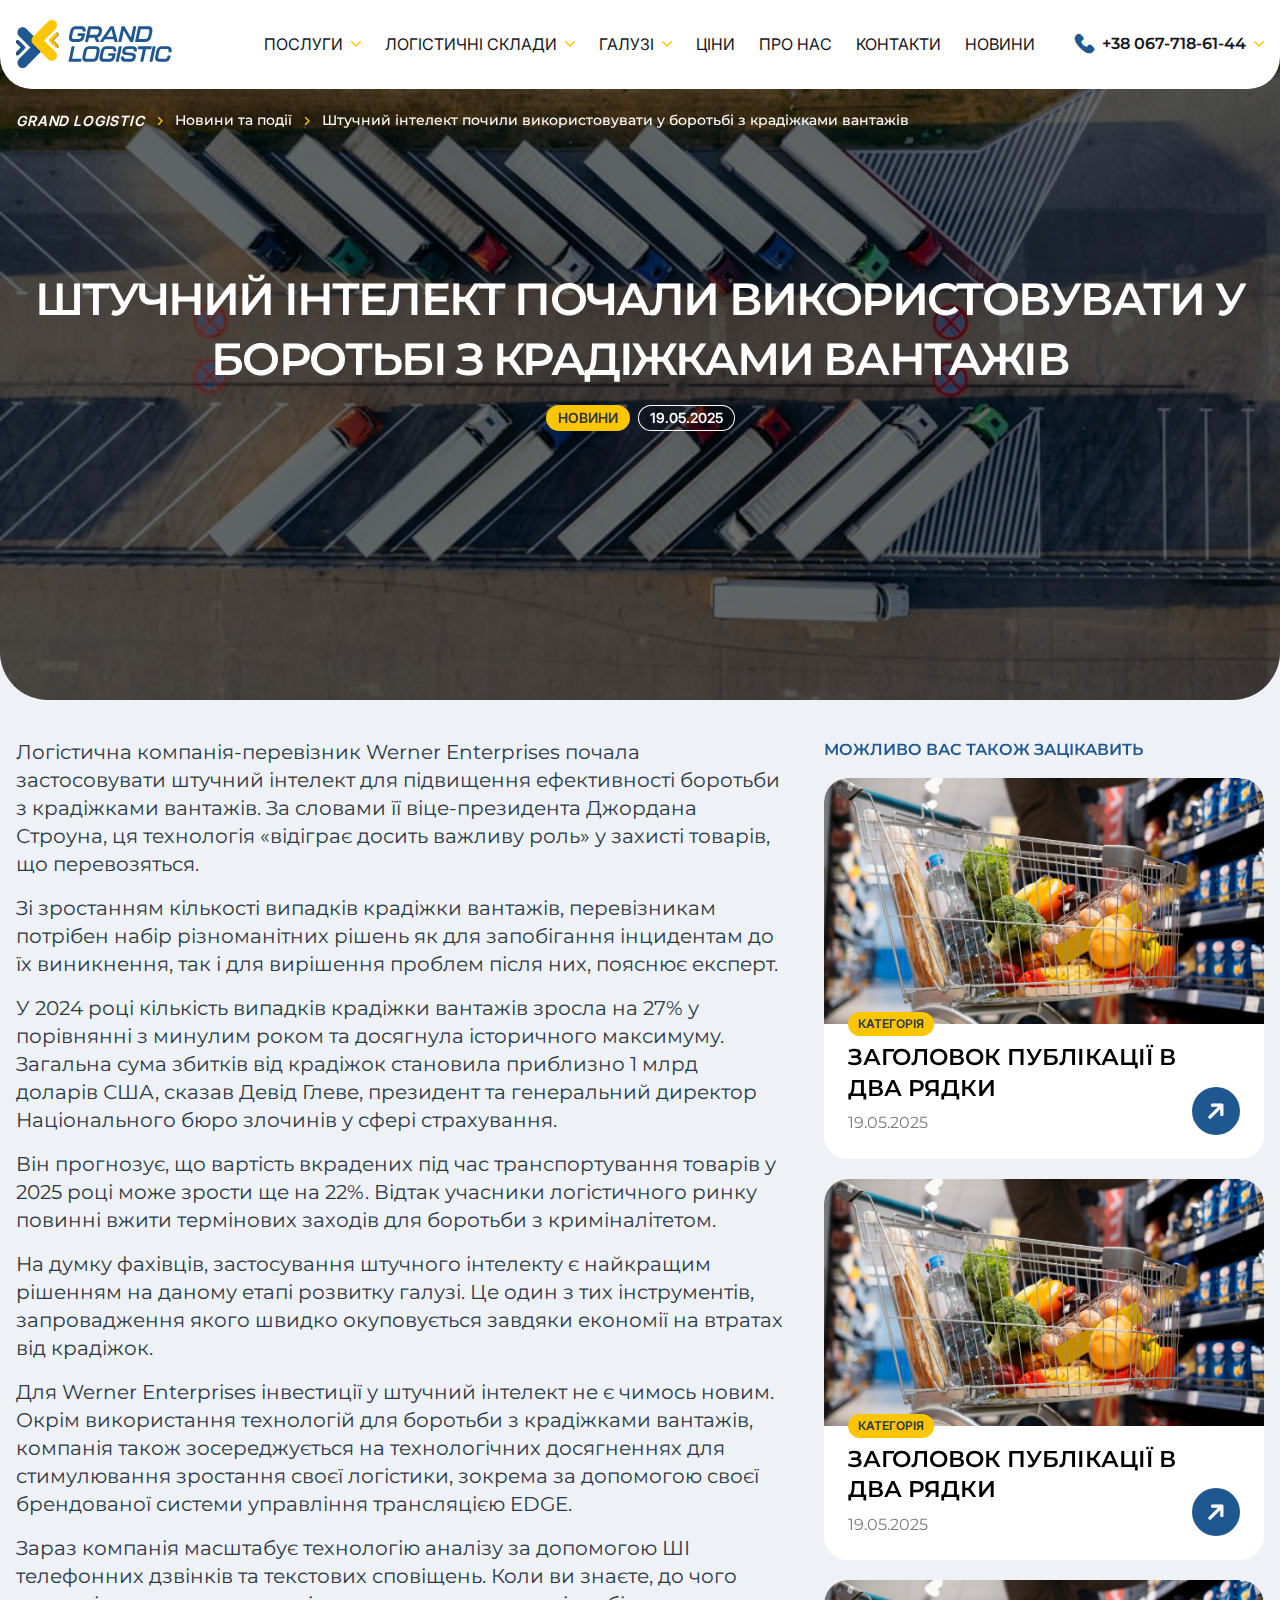
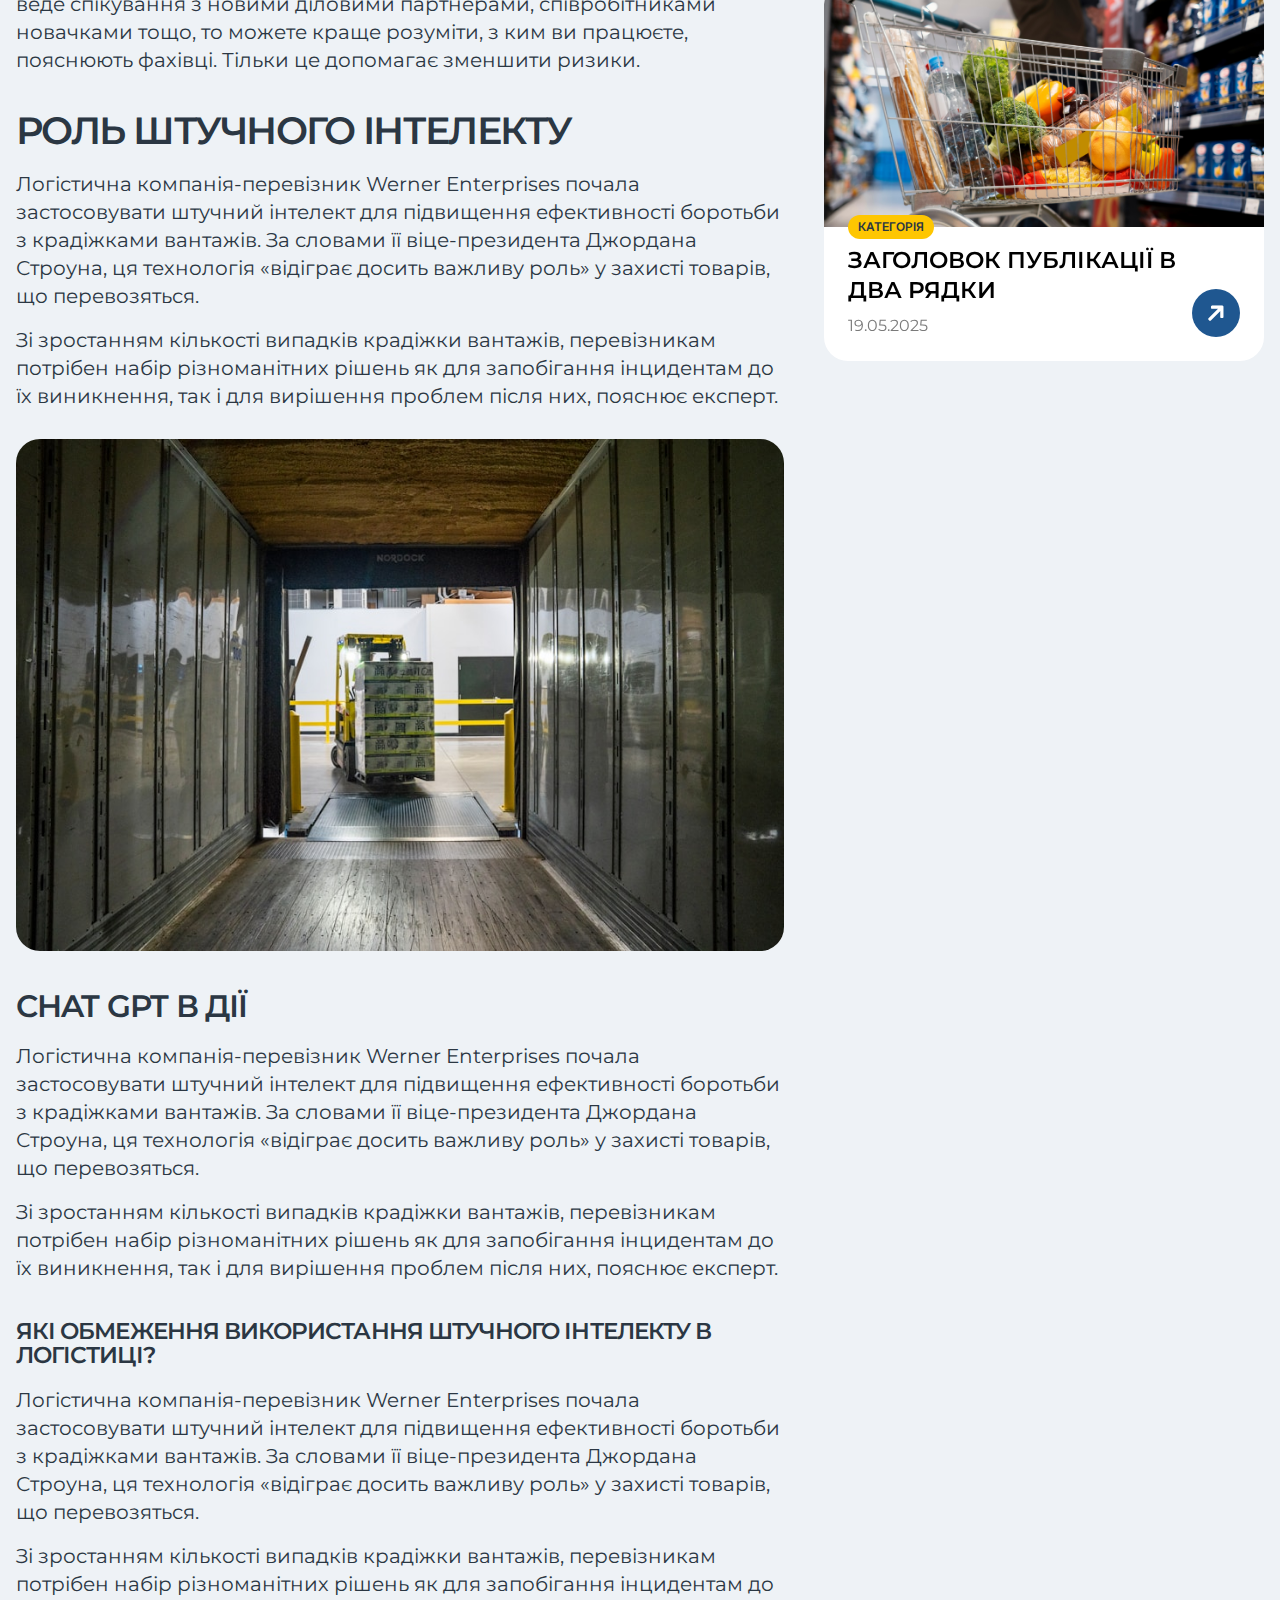
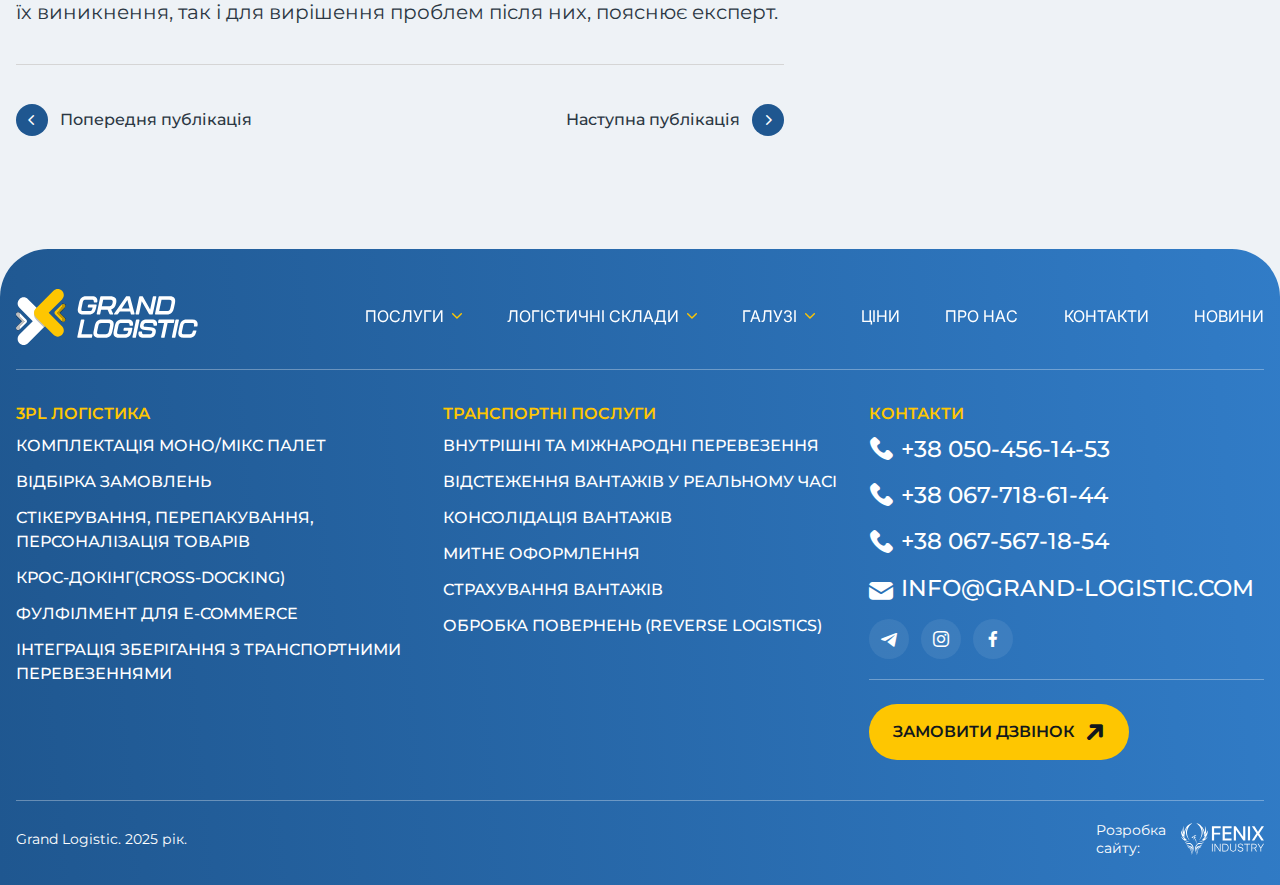
<file: article.html>
<!doctype html>
<html lang="en">
	<head>
		<meta charset="UTF-8">
		<meta name="viewport" content="width=device-width, initial-scale=1.0">
		<link rel="preload" href="./assets/fonts/Montserrat-SemiBold.woff2" as="font" type="font/woff2" crossorigin="anonymous">
		<link rel="preload" href="./assets/fonts/Montserrat-Regular.woff2" as="font" type="font/woff2" crossorigin="anonymous">
		<link rel="preload" href="./assets/fonts/Montserrat-Medium.woff2" as="font" type="font/woff2" crossorigin="anonymous">
		<link rel="preload" href="./assets/fonts/InterBlackItalic.woff2" as="font" type="font/woff2" crossorigin="anonymous">
		<link rel="preload" href="./assets/fonts/Inter-SemiBold.woff2" as="font" type="font/woff2" crossorigin="anonymous">
		<link rel="preload" href="./assets/fonts/Inter-Regular.woff2" as="font" type="font/woff2" crossorigin="anonymous">
		<link rel="shortcut icon" href="./assets/img/favicon.ico">
		<title>Article Page</title>
		<script type="module" crossorigin="" src="./js/app.min.js?v=1759931729486"></script>
		<link rel="stylesheet" crossorigin="" href="./css/app.min.css?v=1759931729486">
	</head>
	<body>
		<div class="wrapper">
			<header data-fls-header="" class="header" data-fls-header-scroll="" data-fls-header-scroll-show="">
				<div class="header__container">
					<a href="/grant-logistic" class="header__logo">
						<img src="./assets/img/logo.svg" alt="grand logistic logo">
					</a>
					<div class="header__menu menu">
						<nav class="menu__nav">
							<ul class="menu-list" data-menu-spollers="992,max" data-menu-speed="400" data-menu-one="">
								<li>
									<a class="js-has-sub" href="listing.html">Послуги</a>
									<ul class="sub-list">
										<li>
											<a href="service.html">Складська логістика</a>
										</li>
										<li>
											<a href="service.html">Транспортна логістика</a>
										</li>
										<li>
											<a href="service.html">Логістика холодового ланцюга</a>
										</li>
									</ul>
								</li>
								<li>
									<a class="js-has-sub" href="#">Логістичні склади</a>
									<ul class="sub-list">
										<li>
											<a href="#">Логістичні склади 1</a>
										</li>
										<li>
											<a href="#">Логістичні склади 2</a>
										</li>
										<li>
											<a href="#">Логістичні склади 3</a>
										</li>
									</ul>
								</li>
								<li>
									<a class="js-has-sub" href="#">Галузі</a>
									<ul class="sub-list">
										<li>
											<a href="#">FMCG</a>
										</li>
										<li>
											<a href="#">Агросектор</a>
										</li>
										<li>
											<a href="#">Промисловість</a>
										</li>
										<li>
											<a href="#">фулфілмент</a>
										</li>
										<li>
											<a href="#">Міжнародне експедируваня</a>
										</li>
									</ul>
								</li>
								<li>
									<a href="price.html">Ціни</a>
								</li>
								<li>
									<a href="about-us.html">Про нас</a>
								</li>
								<li>
									<a href="contacts.html">Контакти</a>
								</li>
								<li>
									<a href="blog.html">Новини</a>
								</li>
							</ul>
						</nav>
						<div class="menu__phone phone">
							<div class="phone__body">
								<a href="tel:+380677186144" class="phone__main --icon-phone">+38 067-718-61-44</a>
								<div class="phone__dropdown">
									<ul>
										<li>
											<a href="tel:+380504561453">+38 050-456-14-53</a>
										</li>
										<li>
											<a href="tel:+380677186144">+38 067-718-61-44</a>
										</li>
										<li>
											<a href="tel:+380675671854">+38 067-567-18-54</a>
										</li>
									</ul>
								</div>
							</div>
						</div>
					</div>
					<button type="button" data-fls-menu="" class="menu__icon icon-menu">
						<span></span>
					</button>
					<!-- <include src="@components/layout/menu/menu.html" locals='{"active":"Article"}'></include> -->
				</div>
			</header>
			<main class="page page--article">
				<section class="article-banner">
					<div class="article-banner__container">
						<div class="article-banner__img">
							<picture>
								<img src="./assets/img/hero02.jpg" alt="article img">
							</picture>
						</div>
						<div class="breadcrumbs">
							<div class="breadcrumbs__nav">
								<a class="breadcrumbs__link breadcrumbs__link--main" href="/grant-logistic">GRAND LOGISTIC</a>
								<a class="breadcrumbs__link" href="blog.html">Новини та події</a>
								<div class="breadcrumbs__link breadcrumbs__link--last">
									Штучний інтелект почили використовувати у
                        боротьбі з крадіжками вантажів
								</div>
							</div>
						</div>
						<div class="article-banner__content">
							<h1 class="article-banner__title">
								Штучний інтелект почали використовувати
                    у боротьбі з крадіжками вантажів
							</h1>
							<div class="article-banner__info">
								<div class="article-banner__rubric">Новини</div>
								<div class="article-banner__date">19.05.2025</div>
							</div>
						</div>
					</div>
				</section>
				<section class="article-post">
					<div class="article-post__container">
						<div class="article-post__row">
							<article class="article-post__content">
								<div class="text-formatted">
									<p>
										Логістична компанія-перевізник Werner Enterprises почала застосовувати штучний інтелект для
                            підвищення ефективності
                            боротьби з крадіжками вантажів. За словами її віце-президента Джордана Строуна, ця
                            технологія
                            «відіграє досить важливу
                            роль» у захисті товарів, що перевозяться.
									</p>
									<p>
										Зі зростанням кількості випадків крадіжки вантажів, перевізникам потрібен набір різноманітних
                            рішень як для запобігання
                            інцидентам до їх виникнення, так і для вирішення проблем після них, пояснює експерт.
									</p>
									<p>
										У 2024 році кількість випадків крадіжки вантажів зросла на 27% у порівнянні з минулим роком
                            та
                            досягнула історичного
                            максимуму. Загальна сума збитків від крадіжок становила приблизно 1 млрд доларів США, сказав
                            Девід Глеве, президент та
                            генеральний директор Національного бюро злочинів у сфері страхування.
									</p>
									<p>
										Він прогнозує, що вартість вкрадених під час транспортування товарів у 2025 році може зрости
                            ще
                            на 22%. Відтак учасники
                            логістичного ринку повинні вжити термінових заходів для боротьби з криміналітетом.
									</p>
									<p>
										На думку фахівців, застосування штучного інтелекту є найкращим рішенням на даному етапі
                            розвитку
                            галузі. Це один з тих
                            інструментів, запровадження якого швидко окуповується завдяки економії на втратах від
                            крадіжок.
									</p>
									<p>
										Для Werner Enterprises інвестиції у штучний інтелект не є чимось новим. Окрім використання
                            технологій для боротьби з
                            крадіжками вантажів, компанія також зосереджується на технологічних досягненнях для
                            стимулювання
                            зростання своєї
                            логістики, зокрема за допомогою своєї брендованої системи управління трансляцією EDGE.
									</p>
									<p>
										Зараз компанія масштабує технологію аналізу за допомогою ШІ телефонних дзвінків та текстових
                            сповіщень. Коли ви знаєте,
                            до чого веде спікування з новими діловими партнерами, співробітниками новачками тощо, то
                            можете
                            краще розуміти, з ким ви
                            працюєте, пояснюють фахівці. Тільки це допомагає зменшити ризики.
									</p>
									<h3>Роль штучного інтелекту</h3>
									<p>
										Логістична компанія-перевізник Werner Enterprises почала застосовувати штучний інтелект для
                            підвищення ефективності
                            боротьби з крадіжками вантажів. За словами її віце-президента Джордана Строуна, ця
                            технологія
                            «відіграє досить важливу
                            роль» у захисті товарів, що перевозяться.
									</p>
									<p>
										Зі зростанням кількості випадків крадіжки вантажів, перевізникам потрібен набір різноманітних
                            рішень як для запобігання
                            інцидентам до їх виникнення, так і для вирішення проблем після них, пояснює експерт.
									</p>
									<img src="./assets/img/article01.jpg" alt="Image">
									<h4>Chat gpt в дії</h4>
									<p>
										Логістична компанія-перевізник Werner Enterprises почала застосовувати штучний інтелект для
                            підвищення ефективності
                            боротьби з крадіжками вантажів. За словами її віце-президента Джордана Строуна, ця
                            технологія
                            «відіграє досить важливу
                            роль» у захисті товарів, що перевозяться.
									</p>
									<p>
										Зі зростанням кількості випадків крадіжки вантажів, перевізникам потрібен набір різноманітних
                            рішень як для запобігання
                            інцидентам до їх виникнення, так і для вирішення проблем після них, пояснює експерт.
									</p>
									<h5>Які обмеження використання штучного інтелекту в логістиці?</h5>
									<p>
										Логістична компанія-перевізник Werner Enterprises почала застосовувати штучний інтелект для
                            підвищення ефективності
                            боротьби з крадіжками вантажів. За словами її віце-президента Джордана Строуна, ця
                            технологія
                            «відіграє досить важливу
                            роль» у захисті товарів, що перевозяться.
									</p>
									<p>
										Зі зростанням кількості випадків крадіжки вантажів, перевізникам потрібен набір різноманітних
                            рішень як для запобігання
                            інцидентам до їх виникнення, так і для вирішення проблем після них, пояснює експерт.
									</p>
								</div>
								<div class="article-post__nav">
									<a class="article-post__btn post-btn" href="#">
										<span class="icon --icon-arrow-down"></span>
										<span>Попередня публікація</span>
									</a>
									<a class="article-post__btn post-btn" href="#">
										<span>Наступна публікація</span>
										<span class="icon --icon-arrow-down"></span>
									</a>
								</div>
							</article>
							<aside class="article-post__aside">
								<h3 class="article-post__heading">Можливо вас також зацікавить</h3>
								<acticle class="article-post__cart cart-news">
									<a href="article.html" class="cart-news__img">
										<img src="./assets/img/news01.jpg" alt="news title">
									</a>
									<div class="cart-news__content">
										<span class="cart-news__category">Категорія</span>
										<div class="cart-news__body">
											<h3 class="cart-news__title">
												<a href="article.html">Заголовок публікації
                                        в два рядки</a>
											</h3>
											<div class="cart-news__date date">19.05.2025</div>
										</div>
										<a href="article.html" class="icon-body --icon-arrow-rotate" aria-label="icon link"></a>
									</div>
								</acticle>
								<acticle class="article-post__cart cart-news">
									<a href="article.html" class="cart-news__img">
										<img src="./assets/img/news01.jpg" alt="news title">
									</a>
									<div class="cart-news__content">
										<span class="cart-news__category">Категорія</span>
										<div class="cart-news__body">
											<h3 class="cart-news__title">
												<a href="article.html">Заголовок публікації
                                        в два рядки</a>
											</h3>
											<div class="cart-news__date date">19.05.2025</div>
										</div>
										<a href="article.html" class="icon-body --icon-arrow-rotate" aria-label="icon link"></a>
									</div>
								</acticle>
								<acticle class="article-post__cart cart-news">
									<a href="article.html" class="cart-news__img">
										<img src="./assets/img/news01.jpg" alt="news title">
									</a>
									<div class="cart-news__content">
										<span class="cart-news__category">Категорія</span>
										<div class="cart-news__body">
											<h3 class="cart-news__title">
												<a href="article.html">Заголовок публікації
                                        в два рядки</a>
											</h3>
											<div class="cart-news__date date">19.05.2025</div>
										</div>
										<a href="article.html" class="icon-body --icon-arrow-rotate" aria-label="icon link"></a>
									</div>
								</acticle>
							</aside>
						</div>
					</div>
				</section>
			</main>
			<footer data-fls-footer="" class="footer">
				<div class="footer__container">
					<div class="footer__top">
						<a href="/grant-logistic" class="footer__logo">
							<img src="./assets/img/logo-white.svg" alt="logo">
						</a>
						<div class="footer__menu menu">
							<nav class="menu__nav">
								<ul data-menu-spollers="992,max" data-menu-speed="400" data-menu-one="">
									<li>
										<a class="js-has-sub" href="listing.html">Послуги</a>
										<ul class="sub-list">
											<li>
												<a href="service.html">Складська логістика</a>
											</li>
											<li>
												<a href="service.html">Транспортна логістика</a>
											</li>
											<li>
												<a href="service.html">Логістика холодового ланцюга</a>
											</li>
										</ul>
									</li>
									<li>
										<a class="js-has-sub" href="#">Логістичні склади</a>
										<ul class="sub-list">
											<li>
												<a href="#">Логістичні склади 1</a>
											</li>
											<li>
												<a href="#">Логістичні склади 2</a>
											</li>
											<li>
												<a href="#">Логістичні склади 3</a>
											</li>
										</ul>
									</li>
									<li>
										<a class="js-has-sub" href="#">Галузі</a>
										<ul class="sub-list">
											<li>
												<a href="#">FMCG</a>
											</li>
											<li>
												<a href="#">Агросектор</a>
											</li>
											<li>
												<a href="#">Промисловість</a>
											</li>
											<li>
												<a href="#">фулфілмент</a>
											</li>
											<li>
												<a href="#">Міжнародне експедируваня</a>
											</li>
										</ul>
									</li>
									<li>
										<a href="price.html">Ціни</a>
									</li>
									<li>
										<a href="about-us.html">Про нас</a>
									</li>
									<li>
										<a href="contacts.html">Контакти</a>
									</li>
									<li>
										<a href="blog.html">Новини</a>
									</li>
								</ul>
							</nav>
						</div>
					</div>
					<div class="footer__row">
						<div class="footer__col">
							<h2 class="footer__heading">3pl логістика</h2>
							<ul class="footer__list">
								<li>
									<a href="#">комплектація моно/мікс палет</a>
								</li>
								<li>
									<a href="#">відбірка замовлень</a>
								</li>
								<li>
									<a href="#">стікерування, перепакування,
							персоналізація товарів</a>
								</li>
								<li>
									<a href="#">крос-докінг(cross-docking)</a>
								</li>
								<li>
									<a href="#">фулфілмент для e-commerce</a>
								</li>
								<li>
									<a href="#">інтеграція зберігання
							з транспортними перевезеннями</a>
								</li>
							</ul>
						</div>
						<div class="footer__col">
							<h2 class="footer__heading">Транспортні послуги</h2>
							<ul class="footer__list">
								<li>
									<a href="#">внутрішні та міжнародні перевезення</a>
								</li>
								<li>
									<a href="#">відстеження вантажів у реальному часі</a>
								</li>
								<li>
									<a href="#">консолідація вантажів</a>
								</li>
								<li>
									<a href="#">митне оформлення</a>
								</li>
								<li>
									<a href="#">страхування вантажів</a>
								</li>
								<li>
									<a href="#">обробка повернень (reverse logistics)</a>
								</li>
							</ul>
						</div>
						<div class="footer__col">
							<h2 class="footer__heading">Контакти</h2>
							<ul class="footer__contacts">
								<li>
									<a class="--icon-phone" href="tel:+380504561453">+38 050-456-14-53</a>
								</li>
								<li>
									<a class="--icon-phone" href="tel:+380677186144">+38 067-718-61-44</a>
								</li>
								<li>
									<a class="--icon-phone" href="tel:+380675671854">+38 067-567-18-54</a>
								</li>
								<li>
									<a class="--icon-mail" href="mailto:info@grand-logistic.com">info@grand-logistic.com</a>
								</li>
							</ul>
							<div class="footer__social social">
								<a href="#" class="social__link --icon-telegram" aria-label="telegram"></a>
								<a href="#" class="social__link --icon-instagram" aria-label="instagram"></a>
								<a href="#" class="social__link --icon-facebook" aria-label="facebook"></a>
							</div>
							<button class="btn btn-default --icon-arrow-rotate" type="button" data-fls-popup-link="popup-question">Замовити дзвінок</button>
						</div>
					</div>
					<div class="footer__bottom">
						<div class="footer__copyright">Grand Logistic. 2025 рік.</div>
						<a href="https://fnx.com.ua/ua" target="_blank" class="fenix">
							Розробка
							<br>
							сайту:
							<img src="./assets/img/fenix-logo.svg" alt="fenix logo">
						</a>
					</div>
				</div>
			</footer>
		</div>
		<div data-fls-popup="popup-question" aria-hidden="true" class="popup">
			<div data-fls-popup-wrapper="" class="popup__wrapper">
				<div data-fls-popup-body="" class="popup__body">
					<button data-fls-popup-close="" type="button" class="popup__close" aria-label="btn close popup"></button>
					<div data-fls-popup-content="" class="popup__content">
						<h3 class="popup__title">
							<span class="title-highlight">є запитання?</span>
							Напишіть нам
						</h3>
						<form action="#" class="popup__form">
							<div class="popup__row">
								<div class="popup__group form-group">
									<label for="name">
										Як вас звуть?
										<span class="required">*</span>
									</label>
									<input id="name" type="text" name="form-name" placeholder="Як вас звуть?" class="input" required>
								</div>
								<div class="popup__group form-group">
									<label for="phone">
										Контактний номер телефону
										<span class="required">*</span>
									</label>
									<input id="phone" type="number" name="form-phone" placeholder="+380 73 333 33 33" class="input" required>
								</div>
							</div>
							<div class="popup__group form-group">
								<label for="message">
									Ваше запитання
									<span class="required">*</span>
								</label>
								<textarea name="form-message" id="message" class="input" placeholder="Будь ласка, напишіть ваше запитання тут" required></textarea>
							</div>
							<button class="popup__btn btn btn-default --icon-arrow-rotate" type="submit">Надіслати
						запитання</button>
						</form>
					</div>
				</div>
			</div>
		</div>
		<div data-fls-popup="popup-consultation" aria-hidden="true" class="popup">
			<div data-fls-popup-wrapper="" class="popup__wrapper">
				<div data-fls-popup-body="" class="popup__body">
					<button data-fls-popup-close="" type="button" class="popup__close" aria-label="btn close popup"></button>
					<div data-fls-popup-content="" class="popup__content">
						<h3 class="popup__title">
							<span class="title-highlight">Запит</span>
							на консультацію
						</h3>
						<div data-fls-tabs="" data-fls-tabs-animate="300" class="popup__tabs">
							<div class="popup__inner">
								<nav data-fls-tabs-titles="" class="popup__navigation">
									<button type="button" class="popup__tab --tab-active">Форма №1</button>
									<button type="button" class="popup__tab">Форма №2</button>
									<button type="button" class="popup__tab">Форма №3</button>
								</nav>
							</div>
							<div data-fls-tabs-body="" class="popup__content">
								<div class="popup__body">
									<form action="#" class="popup__form">
										<div class="popup__row">
											<div class="popup__group form-group">
												<label for="name">
													Як вас звуть?
													<span class="required">*</span>
												</label>
												<input id="name" type="text" name="form-name" placeholder="Як вас звуть?" class="input" required>
											</div>
											<div class="popup__group form-group">
												<label for="phone">
													Контактний номер телефону
													<span class="required">*</span>
												</label>
												<input id="phone" type="number" name="form-phone" placeholder="+380 73 333 33 33" class="input" required>
											</div>
										</div>
										<div class="popup__group form-group">
											<label for="message">
												Ваше запитання
												<span class="required">*</span>
											</label>
											<textarea name="form-message" id="message" class="input" placeholder="Будь ласка, напишіть ваше запитання тут" required></textarea>
										</div>
										<button class="popup__btn btn btn-default --icon-arrow-rotate" type="submit">Надіслати
									запитання</button>
									</form>
								</div>
								<div class="popup__body">
									<form action="#" class="popup__form">
										<div class="popup__row">
											<div class="popup__group form-group">
												<label for="name">
													Як вас звуть?
													<span class="required">*</span>
												</label>
												<input id="name" type="text" name="form-name" placeholder="Як вас звуть?" class="input" required>
											</div>
											<div class="popup__group form-group">
												<label for="phone">
													Контактний номер телефону
													<span class="required">*</span>
												</label>
												<input id="phone" type="number" name="form-phone" placeholder="+380 73 333 33 33" class="input" required>
											</div>
										</div>
										<div class="popup__group form-group">
											<label for="message">
												Ваше запитання
												<span class="required">*</span>
											</label>
											<textarea name="form-message" id="message" class="input" placeholder="Будь ласка, напишіть ваше запитання тут" required></textarea>
										</div>
										<button class="popup__btn btn btn-default --icon-arrow-rotate" type="submit">Надіслати
									запитання</button>
									</form>
								</div>
								<div class="popup__body">
									<form action="#" class="popup__form">
										<div class="popup__row">
											<div class="popup__group form-group">
												<label for="name">
													Як вас звуть?
													<span class="required">*</span>
												</label>
												<input id="name" type="text" name="form-name" placeholder="Як вас звуть?" class="input" required>
											</div>
											<div class="popup__group form-group">
												<label for="phone">
													Контактний номер телефону
													<span class="required">*</span>
												</label>
												<input id="phone" type="number" name="form-phone" placeholder="+380 73 333 33 33" class="input" required>
											</div>
										</div>
										<div class="popup__group form-group">
											<label for="message">
												Ваше запитання
												<span class="required">*</span>
											</label>
											<textarea name="form-message" id="message" class="input" placeholder="Будь ласка, напишіть ваше запитання тут" required></textarea>
										</div>
										<button class="popup__btn btn btn-default --icon-arrow-rotate" type="submit">Надіслати
									запитання</button>
									</form>
								</div>
							</div>
						</div>
					</div>
				</div>
			</div>
		</div>
	</body>
</html>
</file>
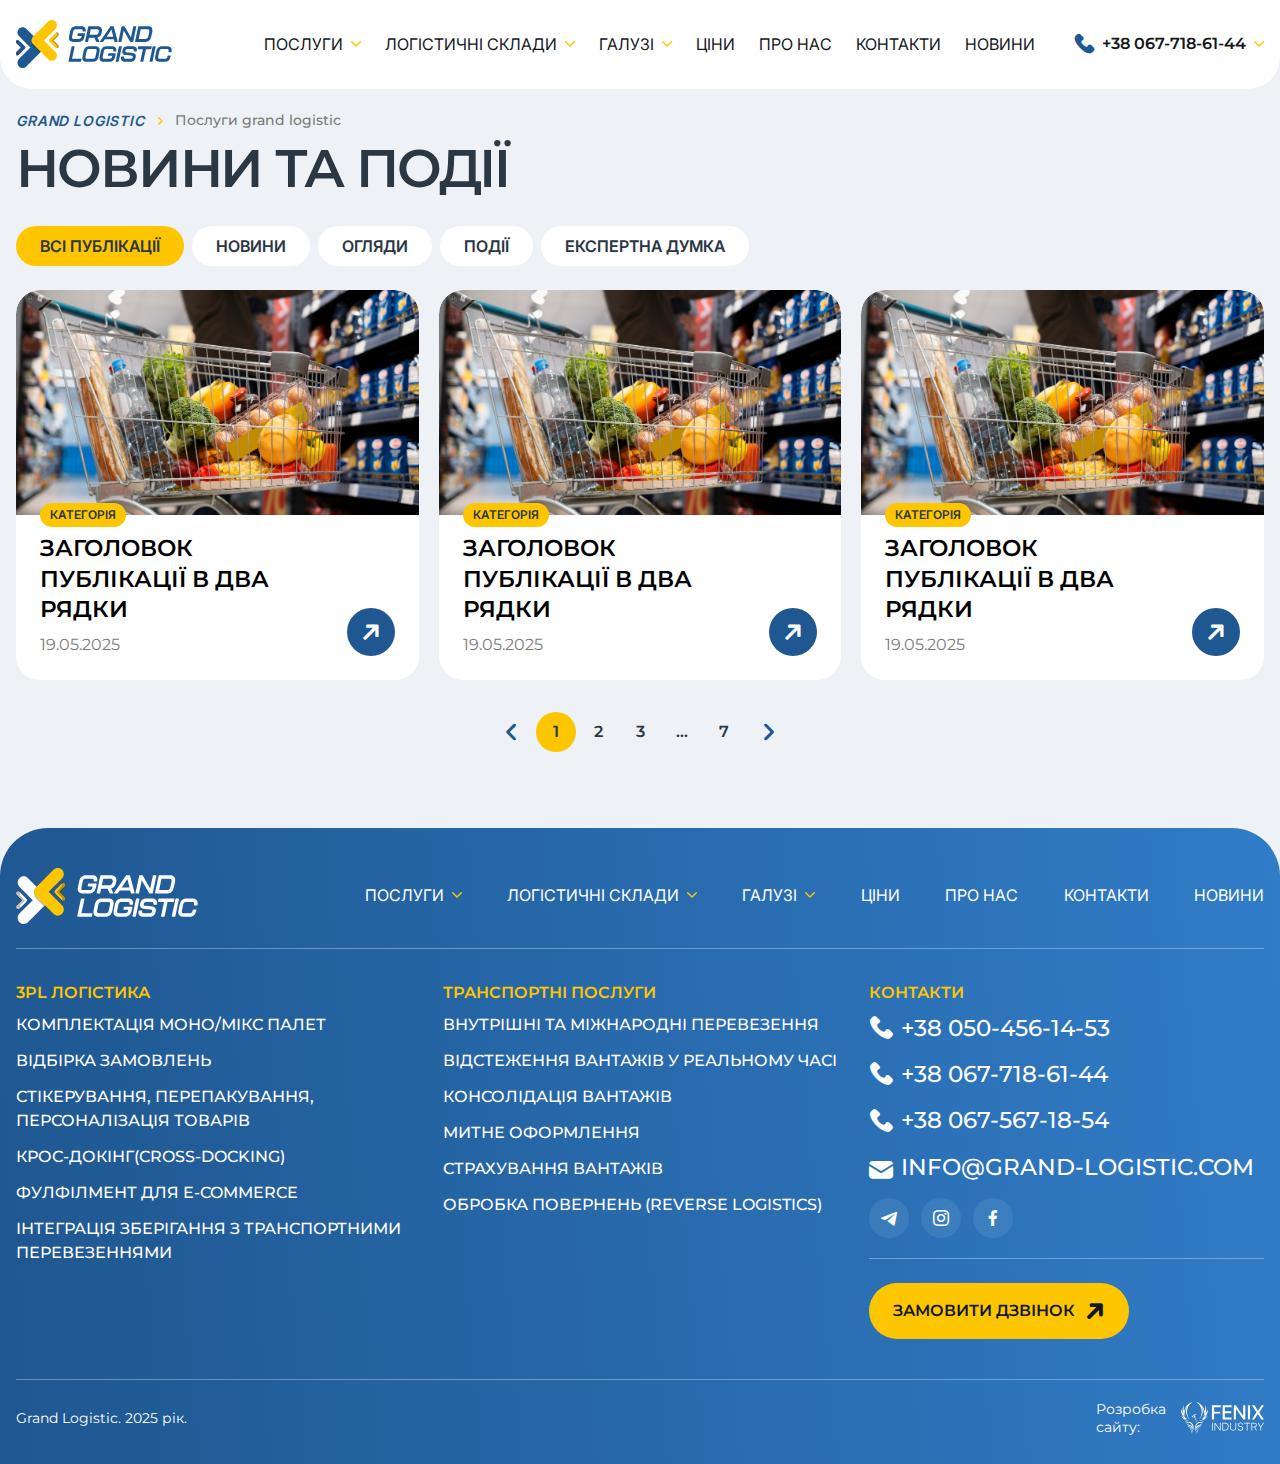
<file: blog.html>
<!doctype html>
<html lang="en">
	<head>
		<meta charset="UTF-8">
		<meta name="viewport" content="width=device-width, initial-scale=1.0">
		<link rel="preload" href="./assets/fonts/Montserrat-SemiBold.woff2" as="font" type="font/woff2" crossorigin="anonymous">
		<link rel="preload" href="./assets/fonts/Montserrat-Regular.woff2" as="font" type="font/woff2" crossorigin="anonymous">
		<link rel="preload" href="./assets/fonts/Montserrat-Medium.woff2" as="font" type="font/woff2" crossorigin="anonymous">
		<link rel="preload" href="./assets/fonts/InterBlackItalic.woff2" as="font" type="font/woff2" crossorigin="anonymous">
		<link rel="preload" href="./assets/fonts/Inter-SemiBold.woff2" as="font" type="font/woff2" crossorigin="anonymous">
		<link rel="preload" href="./assets/fonts/Inter-Regular.woff2" as="font" type="font/woff2" crossorigin="anonymous">
		<link rel="shortcut icon" href="./assets/img/favicon.ico">
		<title>Blog Page</title>
		<script type="module" crossorigin="" src="./js/app.min.js?v=1759830263814"></script>
		<link rel="stylesheet" crossorigin="" href="./css/app.min.css?v=1759830263814">
	</head>
	<body>
		<div class="wrapper">
			<header data-fls-header="" class="header" data-fls-header-scroll="" data-fls-header-scroll-show="">
				<div class="header__container">
					<a href="/grant-logistic" class="header__logo">
						<img src="./assets/img/logo.svg" alt="grand logistic logo">
					</a>
					<div class="header__menu menu">
						<nav class="menu__nav">
							<ul class="menu-list" data-menu-spollers="992,max" data-menu-speed="400" data-menu-one="">
								<li>
									<a class="js-has-sub" href="#">Послуги</a>
									<ul class="sub-list">
										<li>
											<a href="#">Складська логістика</a>
										</li>
										<li>
											<a href="#">Транспортна логістика</a>
										</li>
										<li>
											<a href="#">Логістика холодового ланцюга</a>
										</li>
									</ul>
								</li>
								<li>
									<a class="js-has-sub" href="#">Логістичні склади</a>
									<ul class="sub-list">
										<li>
											<a href="#">Логістичні склади 1</a>
										</li>
										<li>
											<a href="#">Логістичні склади 2</a>
										</li>
										<li>
											<a href="#">Логістичні склади 3</a>
										</li>
									</ul>
								</li>
								<li>
									<a class="js-has-sub" href="#">Галузі</a>
									<ul class="sub-list">
										<li>
											<a href="#">FMCG</a>
										</li>
										<li>
											<a href="#">Агросектор</a>
										</li>
										<li>
											<a href="#">Промисловість</a>
										</li>
										<li>
											<a href="#">фулфілмент</a>
										</li>
										<li>
											<a href="#">Міжнародне експедируваня</a>
										</li>
									</ul>
								</li>
								<li>
									<a href="#">Ціни</a>
								</li>
								<li>
									<a href="#">Про нас</a>
								</li>
								<li>
									<a href="contacts.html">Контакти</a>
								</li>
								<li>
									<a href="blog.html">Новини</a>
								</li>
							</ul>
						</nav>
						<div class="menu__phone phone">
							<div class="phone__body">
								<a href="tel:+380677186144" class="phone__main --icon-phone">+38 067-718-61-44</a>
								<div class="phone__dropdown">
									<ul>
										<li>
											<a href="tel:+380504561453">+38 050-456-14-53</a>
										</li>
										<li>
											<a href="tel:+380677186144">+38 067-718-61-44</a>
										</li>
										<li>
											<a href="tel:+380675671854">+38 067-567-18-54</a>
										</li>
									</ul>
								</div>
							</div>
						</div>
					</div>
					<button type="button" data-fls-menu="" class="menu__icon icon-menu">
						<span></span>
					</button>
					<!-- <include src="@components/layout/menu/menu.html" locals='{"active":"Home"}'></include> -->
				</div>
			</header>
			<main class="page page--blog">
				<div class="breadcrumbs">
					<div class="breadcrumbs__container">
						<div class="breadcrumbs__nav">
							<a class="breadcrumbs__link breadcrumbs__link--main" href="/grant-logistic">GRAND LOGISTIC</a>
							<div class="breadcrumbs__link breadcrumbs__link--last">Послуги grand logistic</div>
						</div>
					</div>
				</div>
				<section class="section blog">
					<div class="blog__container">
						<h1 class="blog__title title">Новини та події</h1>
						<nav class="blog__nav rubric">
							<ul class="rubric__list">
								<li class="rubric__item">
									<a href="#" class="rubric__link active">Всі публікації</a>
								</li>
								<li class="rubric__item">
									<a href="#" class="rubric__link">Новини</a>
								</li>
								<li class="rubric__item">
									<a href="#" class="rubric__link">Огляди</a>
								</li>
								<li class="rubric__item">
									<a href="#" class="rubric__link">Події</a>
								</li>
								<li class="rubric__item">
									<a href="#" class="rubric__link">Експертна думка</a>
								</li>
							</ul>
						</nav>
						<div class="blog__grid">
							<acticle class="blog__cart cart-news">
								<a href="article.html" class="cart-news__img">
									<img src="./assets/img/news01.jpg" alt="news title">
								</a>
								<div class="cart-news__content">
									<span class="cart-news__category">Категорія</span>
									<div class="cart-news__body">
										<h3 class="cart-news__title">
											<a href="article.html">Заголовок публікації
                                    в два рядки</a>
										</h3>
										<div class="cart-news__date date">19.05.2025</div>
									</div>
									<a href="article.html" class="icon-body --icon-arrow-rotate" aria-label="icon link"></a>
								</div>
							</acticle>
							<acticle class="blog__cart cart-news">
								<a href="article.html" class="cart-news__img">
									<img src="./assets/img/news01.jpg" alt="news title">
								</a>
								<div class="cart-news__content">
									<span class="cart-news__category">Категорія</span>
									<div class="cart-news__body">
										<h3 class="cart-news__title">
											<a href="article.html">Заголовок публікації
                                    в два рядки</a>
										</h3>
										<div class="cart-news__date date">19.05.2025</div>
									</div>
									<a href="article.html" class="icon-body --icon-arrow-rotate" aria-label="icon link"></a>
								</div>
							</acticle>
							<acticle class="blog__cart cart-news">
								<a href="article.html" class="cart-news__img">
									<img src="./assets/img/news01.jpg" alt="news title">
								</a>
								<div class="cart-news__content">
									<span class="cart-news__category">Категорія</span>
									<div class="cart-news__body">
										<h3 class="cart-news__title">
											<a href="article.html">Заголовок публікації
                                    в два рядки</a>
										</h3>
										<div class="cart-news__date date">19.05.2025</div>
									</div>
									<a href="article.html" class="icon-body --icon-arrow-rotate" aria-label="icon link"></a>
								</div>
							</acticle>
						</div>
						<div class="pagination">
							<ul>
								<li class="prev" aria-label="« Назад">
									<a class="--icon-arrow-down" href="#"></a>
								</li>
								<li class="active">
									<a href="#">1</a>
								</li>
								<li>
									<a href="#">2</a>
								</li>
								<li>
									<a href="#">3</a>
								</li>
								<li class="gap">
									<span>...</span>
								</li>
								<li class="last">
									<a href="#">7</a>
								</li>
								<li class="next" aria-label="Вперед »">
									<a class="--icon-arrow-down" href="#"></a>
								</li>
							</ul>
						</div>
					</div>
				</section>
			</main>
			<footer data-fls-footer="" class="footer">
				<div class="footer__container">
					<div class="footer__top">
						<a href="/grant-logistic" class="footer__logo">
							<img src="./assets/img/logo-white.svg" alt="logo">
						</a>
						<div class="footer__menu menu">
							<nav class="menu__nav">
								<ul data-menu-spollers="992,max" data-menu-speed="400" data-menu-one="">
									<li>
										<a class="js-has-sub" href="#">Послуги</a>
										<ul class="sub-list">
											<li>
												<a href="#">Складська логістика</a>
											</li>
											<li>
												<a href="#">Транспортна логістика</a>
											</li>
											<li>
												<a href="#">Логістика холодового ланцюга</a>
											</li>
										</ul>
									</li>
									<li>
										<a class="js-has-sub" href="#">Логістичні склади</a>
										<ul class="sub-list">
											<li>
												<a href="#">Логістичні склади 1</a>
											</li>
											<li>
												<a href="#">Логістичні склади 2</a>
											</li>
											<li>
												<a href="#">Логістичні склади 3</a>
											</li>
										</ul>
									</li>
									<li>
										<a class="js-has-sub" href="#">Галузі</a>
										<ul class="sub-list">
											<li>
												<a href="#">FMCG</a>
											</li>
											<li>
												<a href="#">Агросектор</a>
											</li>
											<li>
												<a href="#">Промисловість</a>
											</li>
											<li>
												<a href="#">фулфілмент</a>
											</li>
											<li>
												<a href="#">Міжнародне експедируваня</a>
											</li>
										</ul>
									</li>
									<li>
										<a href="#">Ціни</a>
									</li>
									<li>
										<a href="#">Про нас</a>
									</li>
									<li>
										<a href="contacts.html">Контакти</a>
									</li>
									<li>
										<a href="blog.html">Новини</a>
									</li>
								</ul>
							</nav>
						</div>
					</div>
					<div class="footer__row">
						<div class="footer__col">
							<h2 class="footer__heading">3pl логістика</h2>
							<ul class="footer__list">
								<li>
									<a href="#">комплектація моно/мікс палет</a>
								</li>
								<li>
									<a href="#">відбірка замовлень</a>
								</li>
								<li>
									<a href="#">стікерування, перепакування,
							персоналізація товарів</a>
								</li>
								<li>
									<a href="#">крос-докінг(cross-docking)</a>
								</li>
								<li>
									<a href="#">фулфілмент для e-commerce</a>
								</li>
								<li>
									<a href="#">інтеграція зберігання
							з транспортними перевезеннями</a>
								</li>
							</ul>
						</div>
						<div class="footer__col">
							<h2 class="footer__heading">Транспортні послуги</h2>
							<ul class="footer__list">
								<li>
									<a href="#">внутрішні та міжнародні перевезення</a>
								</li>
								<li>
									<a href="#">відстеження вантажів у реальному часі</a>
								</li>
								<li>
									<a href="#">консолідація вантажів</a>
								</li>
								<li>
									<a href="#">митне оформлення</a>
								</li>
								<li>
									<a href="#">страхування вантажів</a>
								</li>
								<li>
									<a href="#">обробка повернень (reverse logistics)</a>
								</li>
							</ul>
						</div>
						<div class="footer__col">
							<h2 class="footer__heading">Контакти</h2>
							<ul class="footer__contacts">
								<li>
									<a class="--icon-phone" href="tel:+380504561453">+38 050-456-14-53</a>
								</li>
								<li>
									<a class="--icon-phone" href="tel:+380677186144">+38 067-718-61-44</a>
								</li>
								<li>
									<a class="--icon-phone" href="tel:+380675671854">+38 067-567-18-54</a>
								</li>
								<li>
									<a class="--icon-mail" href="mailto:info@grand-logistic.com">info@grand-logistic.com</a>
								</li>
							</ul>
							<div class="footer__social social">
								<a href="#" class="social__link --icon-telegram" aria-label="telegram"></a>
								<a href="#" class="social__link --icon-instagram" aria-label="instagram"></a>
								<a href="#" class="social__link --icon-facebook" aria-label="facebook"></a>
							</div>
							<button class="btn btn-default --icon-arrow-rotate" type="button" data-fls-popup-link="popup-question">Замовити дзвінок</button>
						</div>
					</div>
					<div class="footer__bottom">
						<div class="footer__copyright">Grand Logistic. 2025 рік.</div>
						<a href="https://fnx.com.ua/ua" target="_blank" class="fenix">
							Розробка
							<br>
							сайту:
							<img src="./assets/img/fenix-logo.svg" alt="fenix logo">
						</a>
					</div>
				</div>
			</footer>
		</div>
		<div data-fls-popup="popup-question" aria-hidden="true" class="popup">
			<div data-fls-popup-wrapper="" class="popup__wrapper">
				<div data-fls-popup-body="" class="popup__body">
					<button data-fls-popup-close="" type="button" class="popup__close" aria-label="btn close popup"></button>
					<div data-fls-popup-content="" class="popup__content">
						<h3 class="popup__title">
							<span class="title-highlight">є запитання?</span>
							Напишіть нам
						</h3>
						<form action="#" class="popup__form">
							<div class="popup__row">
								<div class="popup__group form-group">
									<label for="name">
										Як вас звуть?
										<span class="required">*</span>
									</label>
									<input id="name" type="text" name="form-name" placeholder="Як вас звуть?" class="input" required>
								</div>
								<div class="popup__group form-group">
									<label for="phone">
										Контактний номер телефону
										<span class="required">*</span>
									</label>
									<input id="phone" type="number" name="form-phone" placeholder="+380 73 333 33 33" class="input" required>
								</div>
							</div>
							<div class="popup__group form-group">
								<label for="message">
									Ваше запитання
									<span class="required">*</span>
								</label>
								<textarea name="form-message" id="message" class="input" placeholder="Будь ласка, напишіть ваше запитання тут" required></textarea>
							</div>
							<button class="popup__btn btn btn-default --icon-arrow-rotate" type="submit">Надіслати
						запитання</button>
						</form>
					</div>
				</div>
			</div>
		</div>
		<div data-fls-popup="popup-consultation" aria-hidden="true" class="popup">
			<div data-fls-popup-wrapper="" class="popup__wrapper">
				<div data-fls-popup-body="" class="popup__body">
					<button data-fls-popup-close="" type="button" class="popup__close" aria-label="btn close popup"></button>
					<div data-fls-popup-content="" class="popup__content">
						<h3 class="popup__title">
							<span class="title-highlight">Запит</span>
							на консультацію
						</h3>
						<div data-fls-tabs="" data-fls-tabs-animate="300" class="popup__tabs">
							<div class="popup__inner">
								<nav data-fls-tabs-titles="" class="popup__navigation">
									<button type="button" class="popup__tab --tab-active">Форма №1</button>
									<button type="button" class="popup__tab">Форма №2</button>
									<button type="button" class="popup__tab">Форма №3</button>
								</nav>
							</div>
							<div data-fls-tabs-body="" class="popup__content">
								<div class="popup__body">
									<form action="#" class="popup__form">
										<div class="popup__row">
											<div class="popup__group form-group">
												<label for="name">
													Як вас звуть?
													<span class="required">*</span>
												</label>
												<input id="name" type="text" name="form-name" placeholder="Як вас звуть?" class="input" required>
											</div>
											<div class="popup__group form-group">
												<label for="phone">
													Контактний номер телефону
													<span class="required">*</span>
												</label>
												<input id="phone" type="number" name="form-phone" placeholder="+380 73 333 33 33" class="input" required>
											</div>
										</div>
										<div class="popup__group form-group">
											<label for="message">
												Ваше запитання
												<span class="required">*</span>
											</label>
											<textarea name="form-message" id="message" class="input" placeholder="Будь ласка, напишіть ваше запитання тут" required></textarea>
										</div>
										<button class="popup__btn btn btn-default --icon-arrow-rotate" type="submit">Надіслати
									запитання</button>
									</form>
								</div>
								<div class="popup__body">
									<form action="#" class="popup__form">
										<div class="popup__row">
											<div class="popup__group form-group">
												<label for="name">
													Як вас звуть?
													<span class="required">*</span>
												</label>
												<input id="name" type="text" name="form-name" placeholder="Як вас звуть?" class="input" required>
											</div>
											<div class="popup__group form-group">
												<label for="phone">
													Контактний номер телефону
													<span class="required">*</span>
												</label>
												<input id="phone" type="number" name="form-phone" placeholder="+380 73 333 33 33" class="input" required>
											</div>
										</div>
										<div class="popup__group form-group">
											<label for="message">
												Ваше запитання
												<span class="required">*</span>
											</label>
											<textarea name="form-message" id="message" class="input" placeholder="Будь ласка, напишіть ваше запитання тут" required></textarea>
										</div>
										<button class="popup__btn btn btn-default --icon-arrow-rotate" type="submit">Надіслати
									запитання</button>
									</form>
								</div>
								<div class="popup__body">
									<form action="#" class="popup__form">
										<div class="popup__row">
											<div class="popup__group form-group">
												<label for="name">
													Як вас звуть?
													<span class="required">*</span>
												</label>
												<input id="name" type="text" name="form-name" placeholder="Як вас звуть?" class="input" required>
											</div>
											<div class="popup__group form-group">
												<label for="phone">
													Контактний номер телефону
													<span class="required">*</span>
												</label>
												<input id="phone" type="number" name="form-phone" placeholder="+380 73 333 33 33" class="input" required>
											</div>
										</div>
										<div class="popup__group form-group">
											<label for="message">
												Ваше запитання
												<span class="required">*</span>
											</label>
											<textarea name="form-message" id="message" class="input" placeholder="Будь ласка, напишіть ваше запитання тут" required></textarea>
										</div>
										<button class="popup__btn btn btn-default --icon-arrow-rotate" type="submit">Надіслати
									запитання</button>
									</form>
								</div>
							</div>
						</div>
					</div>
				</div>
			</div>
		</div>
	</body>
</html>
</file>
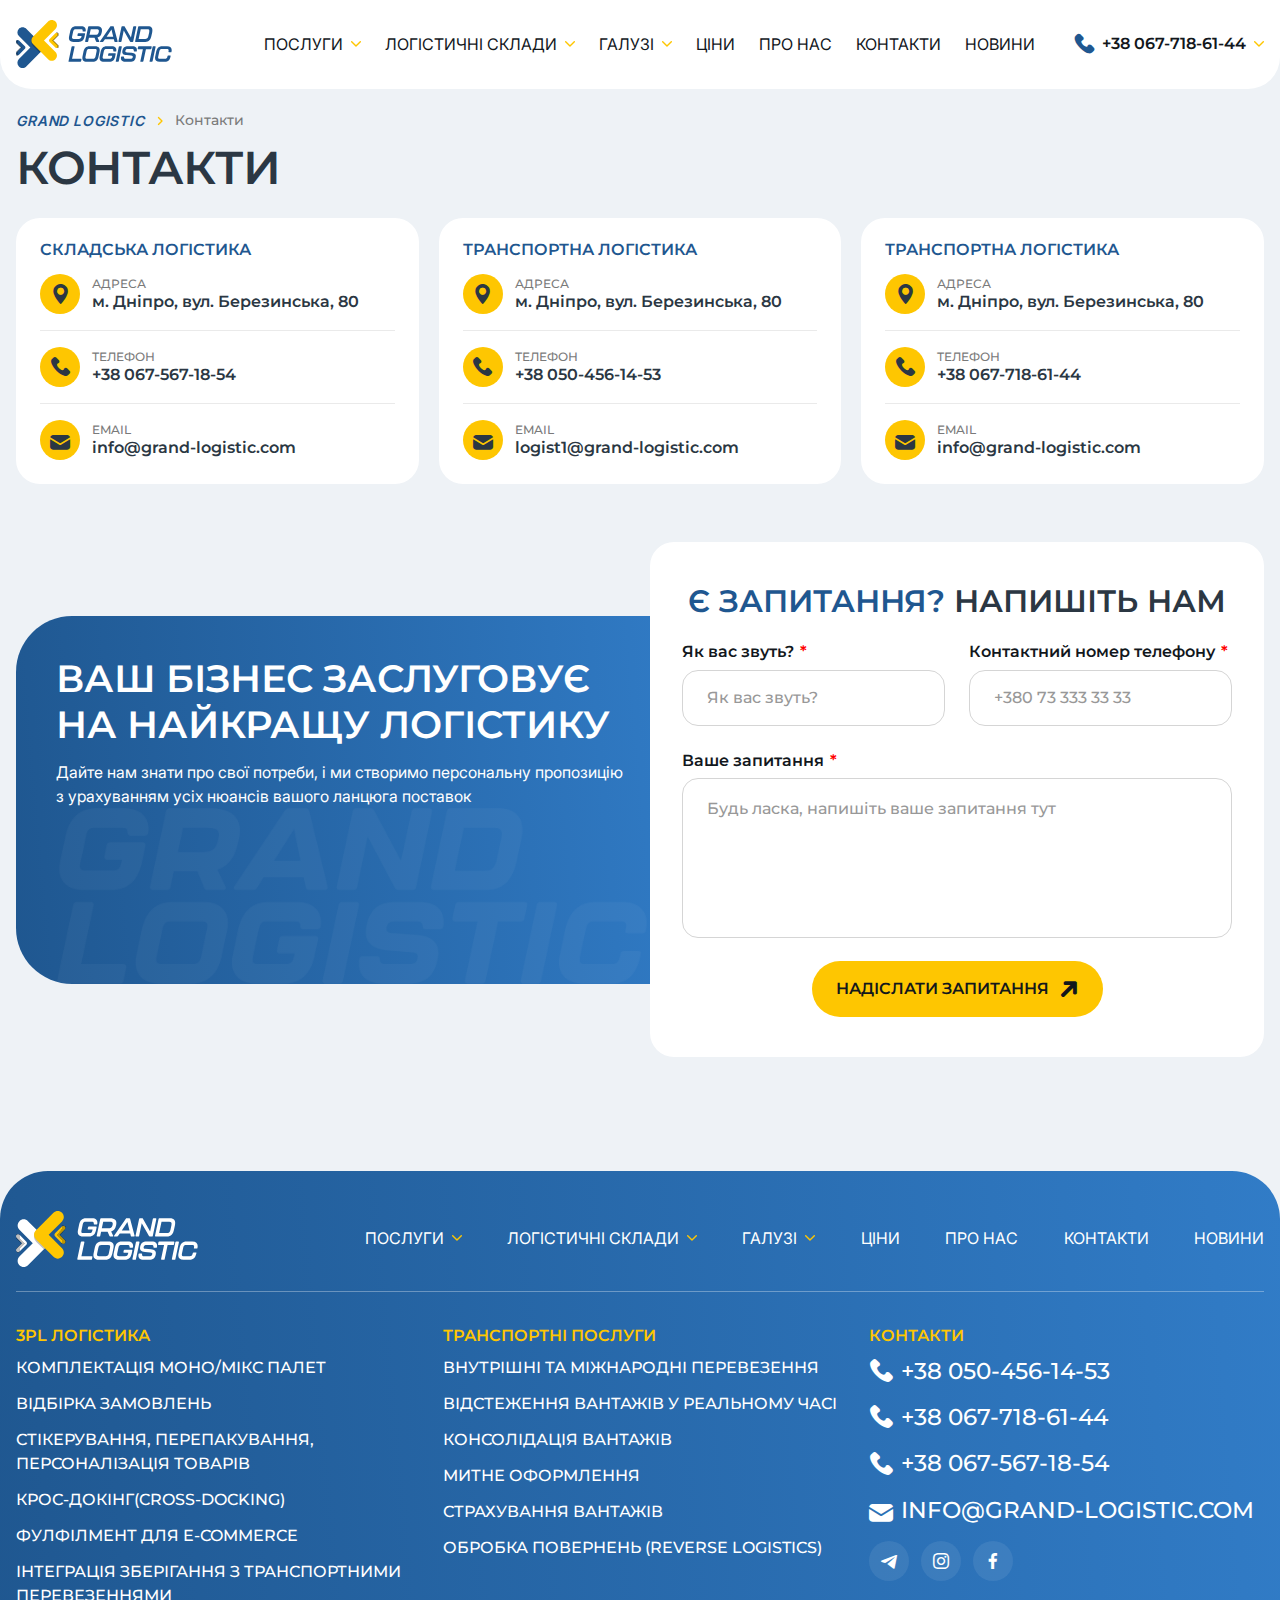
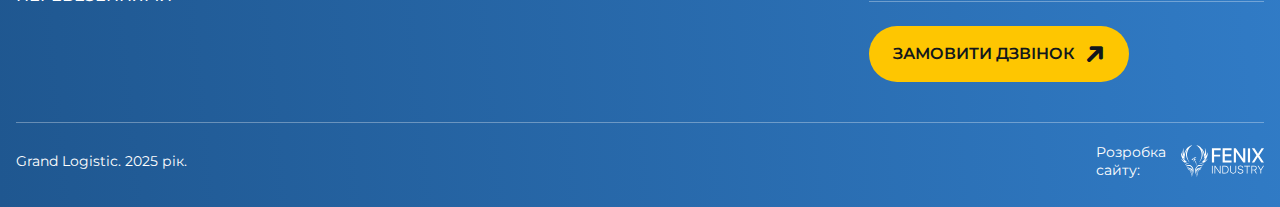
<file: contacts.html>
<!doctype html>
<html lang="en">
	<head>
		<meta charset="UTF-8">
		<meta name="viewport" content="width=device-width, initial-scale=1.0">
		<link rel="preload" href="./assets/fonts/Montserrat-SemiBold.woff2" as="font" type="font/woff2" crossorigin="anonymous">
		<link rel="preload" href="./assets/fonts/Montserrat-Regular.woff2" as="font" type="font/woff2" crossorigin="anonymous">
		<link rel="preload" href="./assets/fonts/Montserrat-Medium.woff2" as="font" type="font/woff2" crossorigin="anonymous">
		<link rel="preload" href="./assets/fonts/InterBlackItalic.woff2" as="font" type="font/woff2" crossorigin="anonymous">
		<link rel="preload" href="./assets/fonts/Inter-SemiBold.woff2" as="font" type="font/woff2" crossorigin="anonymous">
		<link rel="preload" href="./assets/fonts/Inter-Regular.woff2" as="font" type="font/woff2" crossorigin="anonymous">
		<link rel="shortcut icon" href="./assets/img/favicon.ico">
		<title>Contacts Page</title>
		<script type="module" crossorigin="" src="./js/app.min.js?v=1759931729486"></script>
		<link rel="stylesheet" crossorigin="" href="./css/app.min.css?v=1759931729486">
	</head>
	<body>
		<div class="wrapper">
			<header data-fls-header="" class="header" data-fls-header-scroll="" data-fls-header-scroll-show="">
				<div class="header__container">
					<a href="/grant-logistic" class="header__logo">
						<img src="./assets/img/logo.svg" alt="grand logistic logo">
					</a>
					<div class="header__menu menu">
						<nav class="menu__nav">
							<ul class="menu-list" data-menu-spollers="992,max" data-menu-speed="400" data-menu-one="">
								<li>
									<a class="js-has-sub" href="listing.html">Послуги</a>
									<ul class="sub-list">
										<li>
											<a href="service.html">Складська логістика</a>
										</li>
										<li>
											<a href="service.html">Транспортна логістика</a>
										</li>
										<li>
											<a href="service.html">Логістика холодового ланцюга</a>
										</li>
									</ul>
								</li>
								<li>
									<a class="js-has-sub" href="#">Логістичні склади</a>
									<ul class="sub-list">
										<li>
											<a href="#">Логістичні склади 1</a>
										</li>
										<li>
											<a href="#">Логістичні склади 2</a>
										</li>
										<li>
											<a href="#">Логістичні склади 3</a>
										</li>
									</ul>
								</li>
								<li>
									<a class="js-has-sub" href="#">Галузі</a>
									<ul class="sub-list">
										<li>
											<a href="#">FMCG</a>
										</li>
										<li>
											<a href="#">Агросектор</a>
										</li>
										<li>
											<a href="#">Промисловість</a>
										</li>
										<li>
											<a href="#">фулфілмент</a>
										</li>
										<li>
											<a href="#">Міжнародне експедируваня</a>
										</li>
									</ul>
								</li>
								<li>
									<a href="price.html">Ціни</a>
								</li>
								<li>
									<a href="about-us.html">Про нас</a>
								</li>
								<li>
									<a href="contacts.html">Контакти</a>
								</li>
								<li>
									<a href="blog.html">Новини</a>
								</li>
							</ul>
						</nav>
						<div class="menu__phone phone">
							<div class="phone__body">
								<a href="tel:+380677186144" class="phone__main --icon-phone">+38 067-718-61-44</a>
								<div class="phone__dropdown">
									<ul>
										<li>
											<a href="tel:+380504561453">+38 050-456-14-53</a>
										</li>
										<li>
											<a href="tel:+380677186144">+38 067-718-61-44</a>
										</li>
										<li>
											<a href="tel:+380675671854">+38 067-567-18-54</a>
										</li>
									</ul>
								</div>
							</div>
						</div>
					</div>
					<button type="button" data-fls-menu="" class="menu__icon icon-menu">
						<span></span>
					</button>
					<!-- <include src="@components/layout/menu/menu.html" locals='{"active":"Contacts"}'></include> -->
				</div>
			</header>
			<main class="page page--contacts">
				<section class="contacts">
					<div class="contacts__container">
						<div class="breadcrumbs">
							<div class="breadcrumbs__nav">
								<a class="breadcrumbs__link breadcrumbs__link--main" href="/grant-logistic">GRAND LOGISTIC</a>
								<div class="breadcrumbs__link breadcrumbs__link--last">Контакти</div>
							</div>
						</div>
						<h1 class="contacts__title title">Контакти</h1>
						<ul class="contacts__list">
							<li class="contacts__item item-contacts">
								<h3 class="item-contacts__title">Складська логістика</h3>
								<div class="item-contacts__elements">
									<div class="item-contacts__element">
										<div class="item-contacts__icon --icon-location" aria-label="location icon"></div>
										<div class="item-contacts__body">
											<div class="item-contacts__heading">Адреса</div>
											<div class="item-contacts__content">
												<address>м. Дніпро, вул. Березинська, 80</address>
											</div>
										</div>
									</div>
									<div class="item-contacts__element">
										<div class="item-contacts__icon --icon-phone" aria-label="phone icon"></div>
										<div class="item-contacts__body">
											<div class="item-contacts__heading">Телефон</div>
											<div class="item-contacts__content">
												<a href="tel:+380675671854">+38 067-567-18-54</a>
											</div>
										</div>
									</div>
									<div class="item-contacts__element">
										<div class="item-contacts__icon --icon-mail" aria-label="mail icon"></div>
										<div class="item-contacts__body">
											<div class="item-contacts__heading">email</div>
											<div class="item-contacts__content">
												<a href="mailto:info@grand-logistic.com">info@grand-logistic.com</a>
											</div>
										</div>
									</div>
								</div>
							</li>
							<li class="contacts__item item-contacts">
								<h3 class="item-contacts__title">Транспортна логістика</h3>
								<div class="item-contacts__elements">
									<div class="item-contacts__element">
										<div class="item-contacts__icon --icon-location" aria-label="location icon"></div>
										<div class="item-contacts__body">
											<div class="item-contacts__heading">Адреса</div>
											<div class="item-contacts__content">
												<address>м. Дніпро, вул. Березинська, 80</address>
											</div>
										</div>
									</div>
									<div class="item-contacts__element">
										<div class="item-contacts__icon --icon-phone" aria-label="phone icon"></div>
										<div class="item-contacts__body">
											<div class="item-contacts__heading">Телефон</div>
											<div class="item-contacts__content">
												<a href="tel:+380504561453">+38 050-456-14-53</a>
											</div>
										</div>
									</div>
									<div class="item-contacts__element">
										<div class="item-contacts__icon --icon-mail" aria-label="mail icon"></div>
										<div class="item-contacts__body">
											<div class="item-contacts__heading">email</div>
											<div class="item-contacts__content">
												<a href="mailto:logist1@grand-logistic.com">logist1@grand-logistic.com</a>
											</div>
										</div>
									</div>
								</div>
							</li>
							<li class="contacts__item item-contacts">
								<h3 class="item-contacts__title">Транспортна логістика</h3>
								<div class="item-contacts__elements">
									<div class="item-contacts__element">
										<div class="item-contacts__icon --icon-location" aria-label="location icon"></div>
										<div class="item-contacts__body">
											<div class="item-contacts__heading">Адреса</div>
											<div class="item-contacts__content">
												<address>м. Дніпро, вул. Березинська, 80</address>
											</div>
										</div>
									</div>
									<div class="item-contacts__element">
										<div class="item-contacts__icon --icon-phone" aria-label="phone icon"></div>
										<div class="item-contacts__body">
											<div class="item-contacts__heading">Телефон</div>
											<div class="item-contacts__content">
												<a href="tel:+380677186144">+38 067-718-61-44</a>
											</div>
										</div>
									</div>
									<div class="item-contacts__element">
										<div class="item-contacts__icon --icon-mail" aria-label="mail icon"></div>
										<div class="item-contacts__body">
											<div class="item-contacts__heading">email</div>
											<div class="item-contacts__content">
												<a href="mailto:info@grand-logistic.com">info@grand-logistic.com</a>
											</div>
										</div>
									</div>
								</div>
							</li>
						</ul>
					</div>
				</section>
				<section class="form-contact">
					<div class="form-contact__container">
						<div class="form-contact__row">
							<div class="form-contact__col">
								<h2 class="form-contact__title">Ваш бізнес заслуговує
                        на найкращу логістику</h2>
								<div class="form-contact__text">
									<p>
										Дайте нам знати про свої потреби, і ми створимо персональну пропозицію з урахуванням усіх
                            нюансів вашого ланцюга
                            поставок
									</p>
								</div>
								<div class="form-contact__logo">
									<img src="./assets/img/grant-logistic.png" alt="grant-logistic label">
								</div>
							</div>
							<div class="form-contact__col">
								<form class="form" action="#">
									<h3 class="form__title">
										<span class="title-highlight">є запитання?</span>
										Напишіть нам
									</h3>
									<div class="form__row">
										<div class="form__group form-group">
											<label for="name">
												Як вас звуть?
												<span class="required">*</span>
											</label>
											<input id="name" type="text" name="form-name" placeholder="Як вас звуть?" class="input" required>
										</div>
										<div class="form__group form-group">
											<label for="phone">
												Контактний номер телефону
												<span class="required">*</span>
											</label>
											<input id="phone" type="number" name="form-phone" placeholder="+380 73 333 33 33" class="input" required>
										</div>
									</div>
									<div class="form__group form-group">
										<label for="message">
											Ваше запитання
											<span class="required">*</span>
										</label>
										<textarea name="form-message" id="message" class="input" placeholder="Будь ласка, напишіть ваше запитання тут" required></textarea>
									</div>
									<button class="form__btn btn btn-default --icon-arrow-rotate" type="submit">Надіслати
                            запитання</button>
								</form>
							</div>
						</div>
					</div>
				</section>
			</main>
			<footer data-fls-footer="" class="footer">
				<div class="footer__container">
					<div class="footer__top">
						<a href="/grant-logistic" class="footer__logo">
							<img src="./assets/img/logo-white.svg" alt="logo">
						</a>
						<div class="footer__menu menu">
							<nav class="menu__nav">
								<ul data-menu-spollers="992,max" data-menu-speed="400" data-menu-one="">
									<li>
										<a class="js-has-sub" href="listing.html">Послуги</a>
										<ul class="sub-list">
											<li>
												<a href="service.html">Складська логістика</a>
											</li>
											<li>
												<a href="service.html">Транспортна логістика</a>
											</li>
											<li>
												<a href="service.html">Логістика холодового ланцюга</a>
											</li>
										</ul>
									</li>
									<li>
										<a class="js-has-sub" href="#">Логістичні склади</a>
										<ul class="sub-list">
											<li>
												<a href="#">Логістичні склади 1</a>
											</li>
											<li>
												<a href="#">Логістичні склади 2</a>
											</li>
											<li>
												<a href="#">Логістичні склади 3</a>
											</li>
										</ul>
									</li>
									<li>
										<a class="js-has-sub" href="#">Галузі</a>
										<ul class="sub-list">
											<li>
												<a href="#">FMCG</a>
											</li>
											<li>
												<a href="#">Агросектор</a>
											</li>
											<li>
												<a href="#">Промисловість</a>
											</li>
											<li>
												<a href="#">фулфілмент</a>
											</li>
											<li>
												<a href="#">Міжнародне експедируваня</a>
											</li>
										</ul>
									</li>
									<li>
										<a href="price.html">Ціни</a>
									</li>
									<li>
										<a href="about-us.html">Про нас</a>
									</li>
									<li>
										<a href="contacts.html">Контакти</a>
									</li>
									<li>
										<a href="blog.html">Новини</a>
									</li>
								</ul>
							</nav>
						</div>
					</div>
					<div class="footer__row">
						<div class="footer__col">
							<h2 class="footer__heading">3pl логістика</h2>
							<ul class="footer__list">
								<li>
									<a href="#">комплектація моно/мікс палет</a>
								</li>
								<li>
									<a href="#">відбірка замовлень</a>
								</li>
								<li>
									<a href="#">стікерування, перепакування,
							персоналізація товарів</a>
								</li>
								<li>
									<a href="#">крос-докінг(cross-docking)</a>
								</li>
								<li>
									<a href="#">фулфілмент для e-commerce</a>
								</li>
								<li>
									<a href="#">інтеграція зберігання
							з транспортними перевезеннями</a>
								</li>
							</ul>
						</div>
						<div class="footer__col">
							<h2 class="footer__heading">Транспортні послуги</h2>
							<ul class="footer__list">
								<li>
									<a href="#">внутрішні та міжнародні перевезення</a>
								</li>
								<li>
									<a href="#">відстеження вантажів у реальному часі</a>
								</li>
								<li>
									<a href="#">консолідація вантажів</a>
								</li>
								<li>
									<a href="#">митне оформлення</a>
								</li>
								<li>
									<a href="#">страхування вантажів</a>
								</li>
								<li>
									<a href="#">обробка повернень (reverse logistics)</a>
								</li>
							</ul>
						</div>
						<div class="footer__col">
							<h2 class="footer__heading">Контакти</h2>
							<ul class="footer__contacts">
								<li>
									<a class="--icon-phone" href="tel:+380504561453">+38 050-456-14-53</a>
								</li>
								<li>
									<a class="--icon-phone" href="tel:+380677186144">+38 067-718-61-44</a>
								</li>
								<li>
									<a class="--icon-phone" href="tel:+380675671854">+38 067-567-18-54</a>
								</li>
								<li>
									<a class="--icon-mail" href="mailto:info@grand-logistic.com">info@grand-logistic.com</a>
								</li>
							</ul>
							<div class="footer__social social">
								<a href="#" class="social__link --icon-telegram" aria-label="telegram"></a>
								<a href="#" class="social__link --icon-instagram" aria-label="instagram"></a>
								<a href="#" class="social__link --icon-facebook" aria-label="facebook"></a>
							</div>
							<button class="btn btn-default --icon-arrow-rotate" type="button" data-fls-popup-link="popup-question">Замовити дзвінок</button>
						</div>
					</div>
					<div class="footer__bottom">
						<div class="footer__copyright">Grand Logistic. 2025 рік.</div>
						<a href="https://fnx.com.ua/ua" target="_blank" class="fenix">
							Розробка
							<br>
							сайту:
							<img src="./assets/img/fenix-logo.svg" alt="fenix logo">
						</a>
					</div>
				</div>
			</footer>
		</div>
		<div data-fls-popup="popup-question" aria-hidden="true" class="popup">
			<div data-fls-popup-wrapper="" class="popup__wrapper">
				<div data-fls-popup-body="" class="popup__body">
					<button data-fls-popup-close="" type="button" class="popup__close" aria-label="btn close popup"></button>
					<div data-fls-popup-content="" class="popup__content">
						<h3 class="popup__title">
							<span class="title-highlight">є запитання?</span>
							Напишіть нам
						</h3>
						<form action="#" class="popup__form">
							<div class="popup__row">
								<div class="popup__group form-group">
									<label for="name">
										Як вас звуть?
										<span class="required">*</span>
									</label>
									<input id="name" type="text" name="form-name" placeholder="Як вас звуть?" class="input" required>
								</div>
								<div class="popup__group form-group">
									<label for="phone">
										Контактний номер телефону
										<span class="required">*</span>
									</label>
									<input id="phone" type="number" name="form-phone" placeholder="+380 73 333 33 33" class="input" required>
								</div>
							</div>
							<div class="popup__group form-group">
								<label for="message">
									Ваше запитання
									<span class="required">*</span>
								</label>
								<textarea name="form-message" id="message" class="input" placeholder="Будь ласка, напишіть ваше запитання тут" required></textarea>
							</div>
							<button class="popup__btn btn btn-default --icon-arrow-rotate" type="submit">Надіслати
						запитання</button>
						</form>
					</div>
				</div>
			</div>
		</div>
		<div data-fls-popup="popup-consultation" aria-hidden="true" class="popup">
			<div data-fls-popup-wrapper="" class="popup__wrapper">
				<div data-fls-popup-body="" class="popup__body">
					<button data-fls-popup-close="" type="button" class="popup__close" aria-label="btn close popup"></button>
					<div data-fls-popup-content="" class="popup__content">
						<h3 class="popup__title">
							<span class="title-highlight">Запит</span>
							на консультацію
						</h3>
						<div data-fls-tabs="" data-fls-tabs-animate="300" class="popup__tabs">
							<div class="popup__inner">
								<nav data-fls-tabs-titles="" class="popup__navigation">
									<button type="button" class="popup__tab --tab-active">Форма №1</button>
									<button type="button" class="popup__tab">Форма №2</button>
									<button type="button" class="popup__tab">Форма №3</button>
								</nav>
							</div>
							<div data-fls-tabs-body="" class="popup__content">
								<div class="popup__body">
									<form action="#" class="popup__form">
										<div class="popup__row">
											<div class="popup__group form-group">
												<label for="name">
													Як вас звуть?
													<span class="required">*</span>
												</label>
												<input id="name" type="text" name="form-name" placeholder="Як вас звуть?" class="input" required>
											</div>
											<div class="popup__group form-group">
												<label for="phone">
													Контактний номер телефону
													<span class="required">*</span>
												</label>
												<input id="phone" type="number" name="form-phone" placeholder="+380 73 333 33 33" class="input" required>
											</div>
										</div>
										<div class="popup__group form-group">
											<label for="message">
												Ваше запитання
												<span class="required">*</span>
											</label>
											<textarea name="form-message" id="message" class="input" placeholder="Будь ласка, напишіть ваше запитання тут" required></textarea>
										</div>
										<button class="popup__btn btn btn-default --icon-arrow-rotate" type="submit">Надіслати
									запитання</button>
									</form>
								</div>
								<div class="popup__body">
									<form action="#" class="popup__form">
										<div class="popup__row">
											<div class="popup__group form-group">
												<label for="name">
													Як вас звуть?
													<span class="required">*</span>
												</label>
												<input id="name" type="text" name="form-name" placeholder="Як вас звуть?" class="input" required>
											</div>
											<div class="popup__group form-group">
												<label for="phone">
													Контактний номер телефону
													<span class="required">*</span>
												</label>
												<input id="phone" type="number" name="form-phone" placeholder="+380 73 333 33 33" class="input" required>
											</div>
										</div>
										<div class="popup__group form-group">
											<label for="message">
												Ваше запитання
												<span class="required">*</span>
											</label>
											<textarea name="form-message" id="message" class="input" placeholder="Будь ласка, напишіть ваше запитання тут" required></textarea>
										</div>
										<button class="popup__btn btn btn-default --icon-arrow-rotate" type="submit">Надіслати
									запитання</button>
									</form>
								</div>
								<div class="popup__body">
									<form action="#" class="popup__form">
										<div class="popup__row">
											<div class="popup__group form-group">
												<label for="name">
													Як вас звуть?
													<span class="required">*</span>
												</label>
												<input id="name" type="text" name="form-name" placeholder="Як вас звуть?" class="input" required>
											</div>
											<div class="popup__group form-group">
												<label for="phone">
													Контактний номер телефону
													<span class="required">*</span>
												</label>
												<input id="phone" type="number" name="form-phone" placeholder="+380 73 333 33 33" class="input" required>
											</div>
										</div>
										<div class="popup__group form-group">
											<label for="message">
												Ваше запитання
												<span class="required">*</span>
											</label>
											<textarea name="form-message" id="message" class="input" placeholder="Будь ласка, напишіть ваше запитання тут" required></textarea>
										</div>
										<button class="popup__btn btn btn-default --icon-arrow-rotate" type="submit">Надіслати
									запитання</button>
									</form>
								</div>
							</div>
						</div>
					</div>
				</div>
			</div>
		</div>
	</body>
</html>
</file>
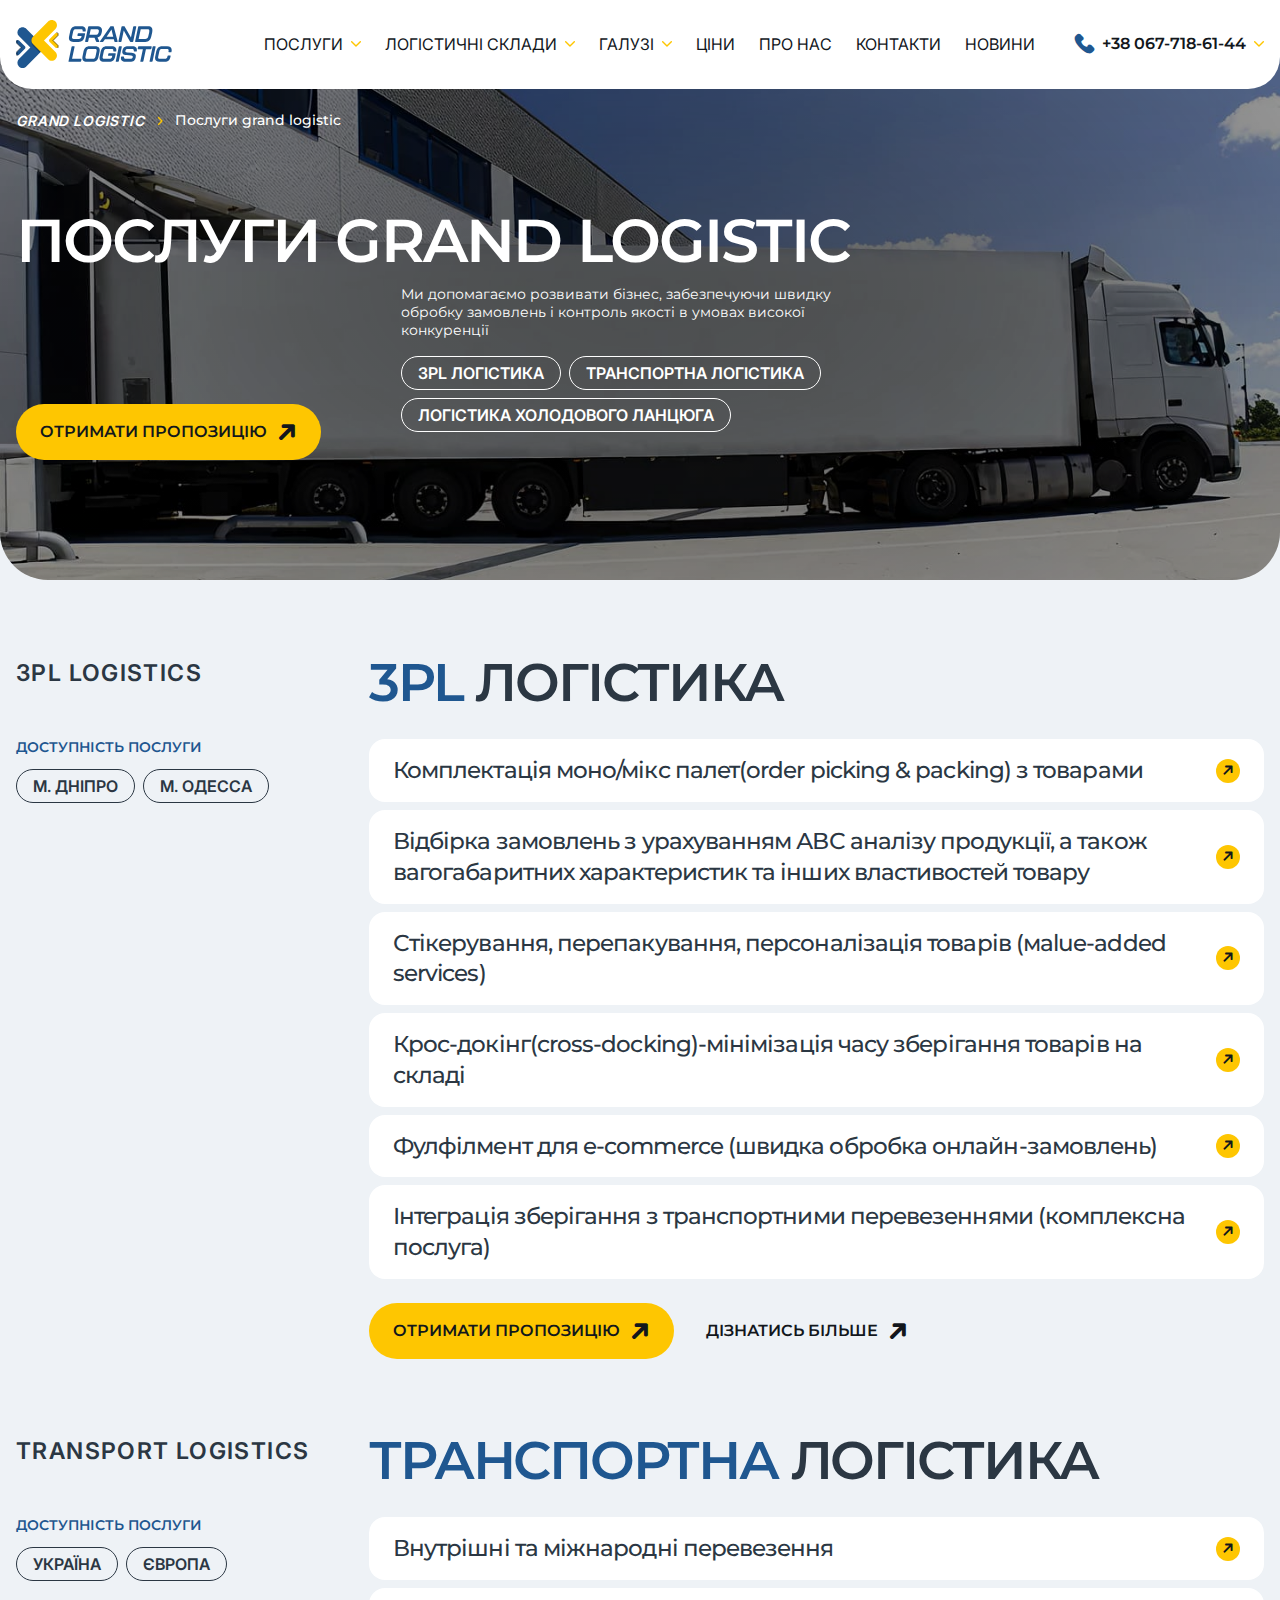
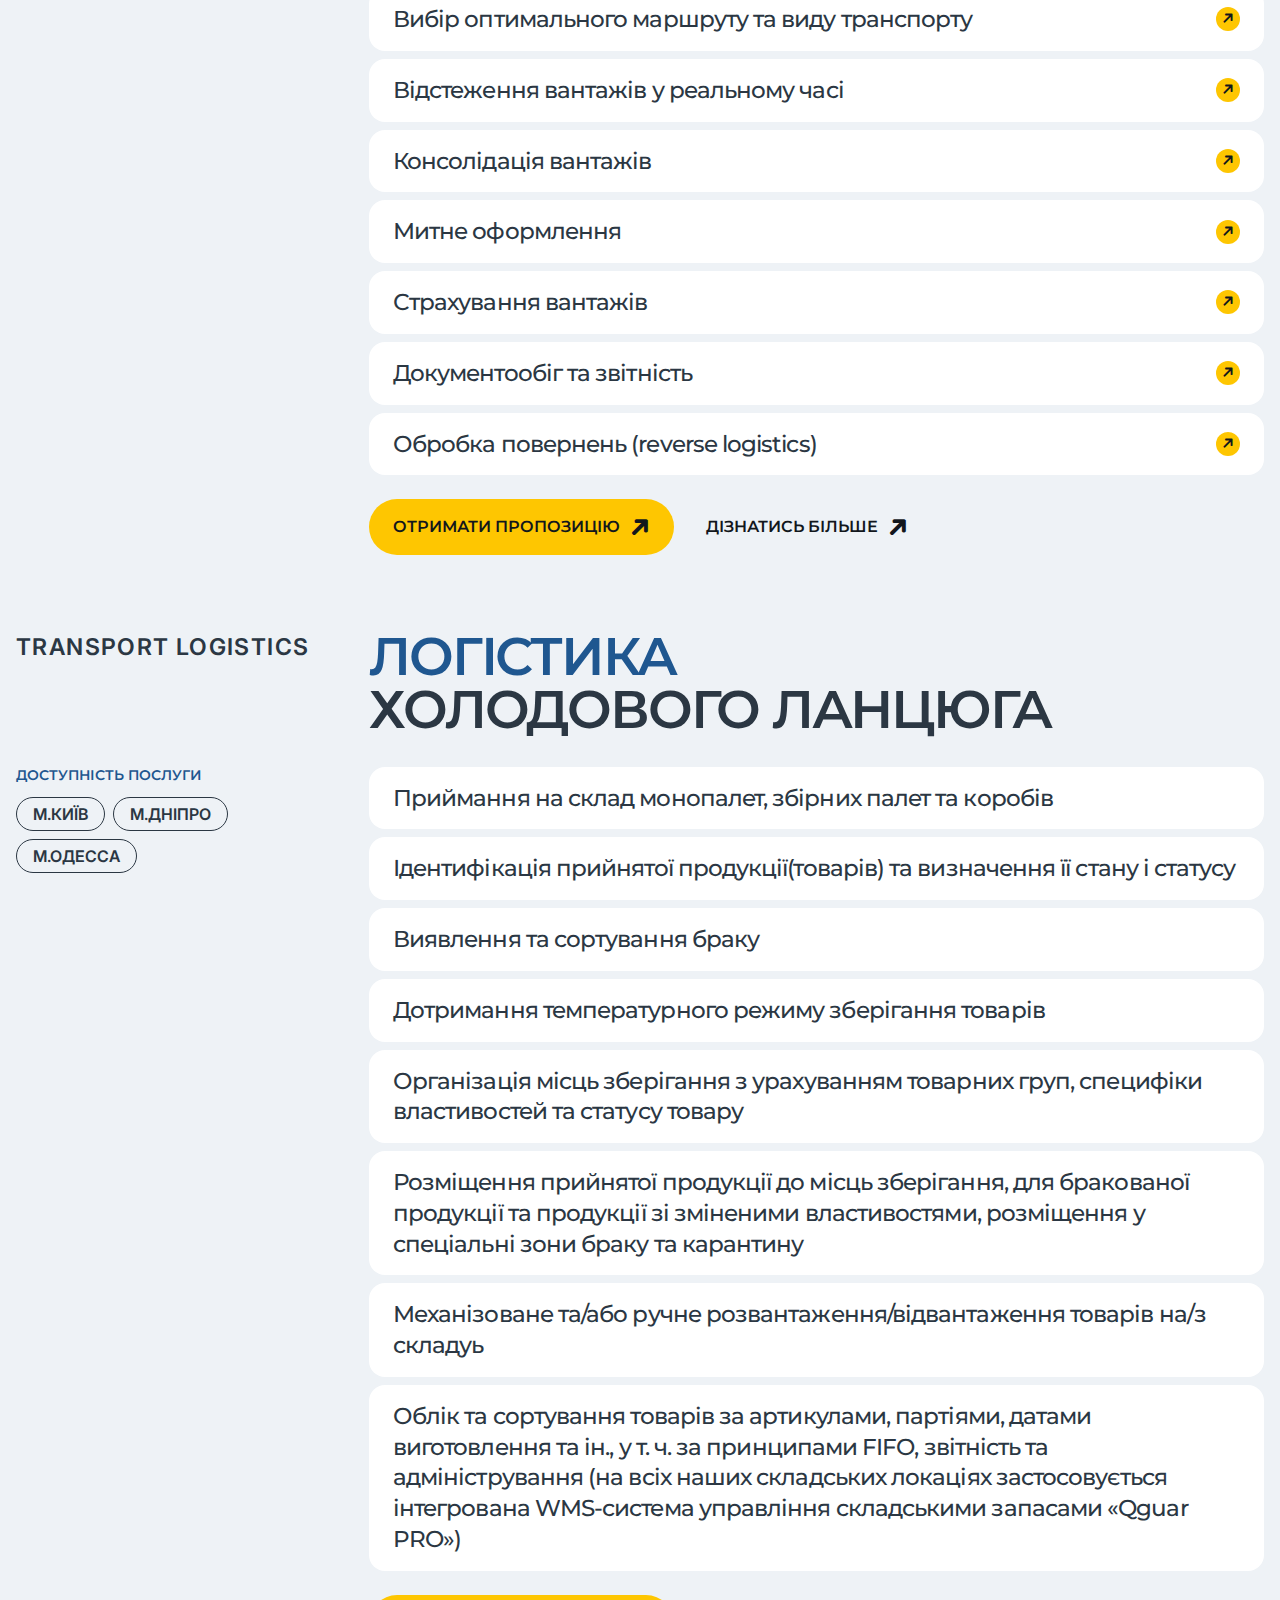
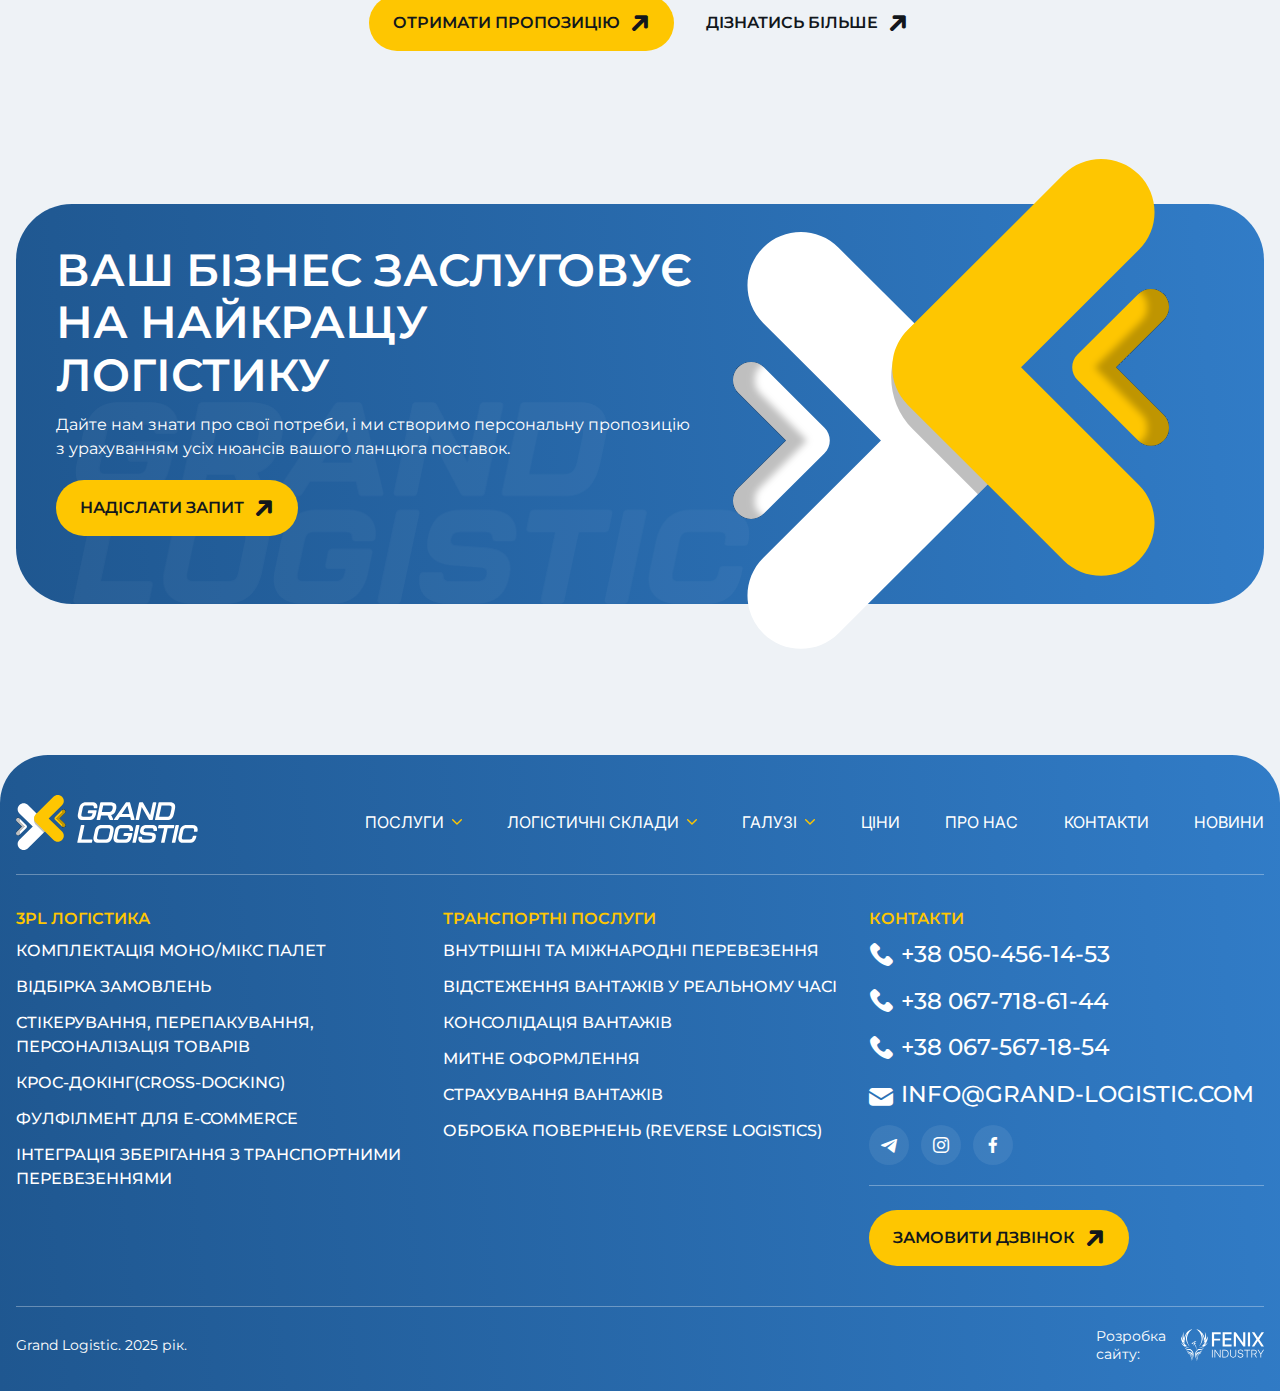
<file: listing.html>
<!doctype html>
<html lang="en">
	<head>
		<meta charset="UTF-8">
		<meta name="viewport" content="width=device-width, initial-scale=1.0">
		<link rel="preload" href="./assets/fonts/Montserrat-SemiBold.woff2" as="font" type="font/woff2" crossorigin="anonymous">
		<link rel="preload" href="./assets/fonts/Montserrat-Regular.woff2" as="font" type="font/woff2" crossorigin="anonymous">
		<link rel="preload" href="./assets/fonts/Montserrat-Medium.woff2" as="font" type="font/woff2" crossorigin="anonymous">
		<link rel="preload" href="./assets/fonts/InterBlackItalic.woff2" as="font" type="font/woff2" crossorigin="anonymous">
		<link rel="preload" href="./assets/fonts/Inter-SemiBold.woff2" as="font" type="font/woff2" crossorigin="anonymous">
		<link rel="preload" href="./assets/fonts/Inter-Regular.woff2" as="font" type="font/woff2" crossorigin="anonymous">
		<link rel="shortcut icon" href="./assets/img/favicon.ico">
		<title>Listing Page</title>
		<script type="module" crossorigin="" src="./js/app.min.js?v=1760082219879"></script>
		<link rel="stylesheet" crossorigin="" href="./css/app.min.css?v=1760082219879">
	</head>
	<body>
		<div class="wrapper">
			<header data-fls-header="" class="header" data-fls-header-scroll="" data-fls-header-scroll-show="">
				<div class="header__container">
					<a href="/grant-logistic" class="header__logo">
						<img src="./assets/img/logo.svg" alt="grand logistic logo">
					</a>
					<div class="header__menu menu">
						<nav class="menu__nav">
							<ul class="menu-list" data-menu-spollers="992,max" data-menu-speed="400" data-menu-one="">
								<li>
									<a class="js-has-sub" href="listing.html">Послуги</a>
									<ul class="sub-list">
										<li>
											<a href="service.html">Складська логістика</a>
										</li>
										<li>
											<a href="service.html">Транспортна логістика</a>
										</li>
										<li>
											<a href="service.html">Логістика холодового ланцюга</a>
										</li>
									</ul>
								</li>
								<li>
									<a class="js-has-sub" href="#">Логістичні склади</a>
									<ul class="sub-list">
										<li>
											<a href="#">Логістичні склади 1</a>
										</li>
										<li>
											<a href="#">Логістичні склади 2</a>
										</li>
										<li>
											<a href="#">Логістичні склади 3</a>
										</li>
									</ul>
								</li>
								<li>
									<a class="js-has-sub" href="#">Галузі</a>
									<ul class="sub-list">
										<li>
											<a href="#">FMCG</a>
										</li>
										<li>
											<a href="#">Агросектор</a>
										</li>
										<li>
											<a href="#">Промисловість</a>
										</li>
										<li>
											<a href="#">фулфілмент</a>
										</li>
										<li>
											<a href="#">Міжнародне експедируваня</a>
										</li>
									</ul>
								</li>
								<li>
									<a href="price.html">Ціни</a>
								</li>
								<li>
									<a href="about-us.html">Про нас</a>
								</li>
								<li>
									<a href="contacts.html">Контакти</a>
								</li>
								<li>
									<a href="blog.html">Новини</a>
								</li>
							</ul>
						</nav>
						<div class="menu__phone phone">
							<div class="phone__body">
								<a href="tel:+380677186144" class="phone__main --icon-phone">+38 067-718-61-44</a>
								<div class="phone__dropdown">
									<ul>
										<li>
											<a href="tel:+380504561453">+38 050-456-14-53</a>
										</li>
										<li>
											<a href="tel:+380677186144">+38 067-718-61-44</a>
										</li>
										<li>
											<a href="tel:+380675671854">+38 067-567-18-54</a>
										</li>
									</ul>
								</div>
							</div>
						</div>
					</div>
					<button type="button" data-fls-menu="" class="menu__icon icon-menu">
						<span></span>
					</button>
					<!-- <include src="@components/layout/menu/menu.html" locals='{"active":"Listing"}'></include> -->
				</div>
			</header>
			<main class="page page--listing">
				<section class="section banner">
					<div class="banner__container">
						<div class="banner__img">
							<picture>
								<img src="./assets/img/hero.jpg" alt="banner track">
							</picture>
						</div>
						<div class="breadcrumbs">
							<div class="breadcrumbs__nav">
								<a class="breadcrumbs__link breadcrumbs__link--main" href="/grant-logistic">GRAND LOGISTIC</a>
								<div class="breadcrumbs__link breadcrumbs__link--last">Послуги grand logistic</div>
							</div>
						</div>
						<div class="banner__content">
							<h1 class="banner__title page-title">Послуги grand logistic</h1>
							<div class="banner__row">
								<div class="banner__col">
									<div class="banner__text">
										<p>
											Ми допомагаємо розвивати бізнес, забезпечуючи швидку обробку замовлень і контроль якості
                                в
                                умовах
                                високої конкуренції
										</p>
									</div>
									<ul class="banner__list">
										<li class="banner__item">
											<a class="banner__link" href="#">3pl логістика</a>
										</li>
										<li class="banner__item">
											<a class="banner__link" href="#">Транспортна логістика</a>
										</li>
										<li class="banner__item">
											<a class="banner__link" href="#">Логістика холодового ланцюга</a>
										</li>
									</ul>
								</div>
								<div class="banner__col">
									<button class="btn btn-default --icon-arrow-rotate" type="button" data-fls-popup-link="popup-consultation">Отримати пропозицію</button>
								</div>
							</div>
						</div>
					</div>
				</section>
				<section class="section listing-services">
					<div class="listing-services__container">
						<div class="listing-services__body">
							<acticle class="services-acticle">
								<div class="services-acticle__top section-top">
									<div class="section-top__heading heading">3pl logistics</div>
									<h2 class="section-top__title title">
										<span class="title-highlight">3pl</span>
										логістика
									</h2>
								</div>
								<div class="services-acticle__grid block-grid">
									<div class="block-grid__col">
										<div class="block-grid__cities cities">
											<h3 class="cities__heading">Доступність послуги</h3>
											<ul class="cities__list">
												<li class="cities__item">м. дніпро</li>
												<li class="cities__item">м. Одесса</li>
											</ul>
										</div>
									</div>
									<div class="block-grid__col">
										<ul class="block-grid__elements">
											<li class="block-grid__element">
												<a href="#">
													Комплектація моно/мікс палет(order picking & packing) з товарами
													<span class="icon-body mod_yellow --icon-arrow-rotate" aria-label="icon link"></span>
												</a>
											</li>
											<li class="block-grid__element">
												<a href="#">
													Відбірка замовлень з урахуванням АВС аналізу продукції, а також
                                        вагогабаритних характеристик та інших властивостей
                                        товару
													<span class="icon-body mod_yellow --icon-arrow-rotate" aria-label="icon link"></span>
												</a>
											</li>
											<li class="block-grid__element">
												<a href="#">
													Стікерування, перепакування, персоналізація товарів
                                        (мalue-added services)
													<span class="icon-body mod_yellow --icon-arrow-rotate" aria-label="icon link"></span>
												</a>
											</li>
											<li class="block-grid__element">
												<a href="#">
													Крос-докінг(cross-docking)-мінімізація часу зберігання товарів на складі
													<span class="icon-body mod_yellow --icon-arrow-rotate" aria-label="icon link"></span>
												</a>
											</li>
											<li class="block-grid__element">
												<a href="#">
													Фулфілмент для e-commerce (швидка обробка онлайн-замовлень)
													<span class="icon-body mod_yellow --icon-arrow-rotate" aria-label="icon link"></span>
												</a>
											</li>
											<li class="block-grid__element">
												<a href="#">
													Інтеграція зберігання з транспортними перевезеннями (комплексна послуга)
													<span class="icon-body mod_yellow --icon-arrow-rotate" aria-label="icon link"></span>
												</a>
											</li>
										</ul>
										<div class="block-grid__buttons">
											<button class="block-grid__btn btn btn-default --icon-arrow-rotate" type="button" data-fls-popup-link="popup-consultation">Отримати
                                    пропозицію</button>
											<a href="service.html" class="block-grid__btn btn btn-white --icon-arrow-rotate">Дізнатись
                                    більше</a>
										</div>
									</div>
								</div>
							</acticle>
							<acticle class="services-acticle">
								<div class="services-acticle__top section-top">
									<div class="section-top__heading heading">transport logistics</div>
									<h2 class="section-top__title title">
										<span class="title-highlight">Транспортна</span>
										логістика
									</h2>
								</div>
								<div class="services-acticle__grid block-grid">
									<div class="block-grid__col">
										<div class="block-grid__cities cities">
											<h3 class="cities__heading">Доступність послуги</h3>
											<ul class="cities__list">
												<li class="cities__item">Україна</li>
												<li class="cities__item">Європа</li>
											</ul>
										</div>
									</div>
									<div class="block-grid__col">
										<ul class="block-grid__elements">
											<li class="block-grid__element">
												<a href="#">
													Внутрішні та міжнародні перевезення
													<span class="icon-body mod_yellow --icon-arrow-rotate" aria-label="icon link"></span>
												</a>
											</li>
											<li class="block-grid__element">
												<a href="#">
													Вибір оптимального маршруту та виду транспорту
													<span class="icon-body mod_yellow --icon-arrow-rotate" aria-label="icon link"></span>
												</a>
											</li>
											<li class="block-grid__element">
												<a href="#">
													Відстеження вантажів у реальному часі
													<span class="icon-body mod_yellow --icon-arrow-rotate" aria-label="icon link"></span>
												</a>
											</li>
											<li class="block-grid__element">
												<a href="#">
													Консолідація вантажів
													<span class="icon-body mod_yellow --icon-arrow-rotate" aria-label="icon link"></span>
												</a>
											</li>
											<li class="block-grid__element">
												<a href="#">
													Митне оформлення
													<span class="icon-body mod_yellow --icon-arrow-rotate" aria-label="icon link"></span>
												</a>
											</li>
											<li class="block-grid__element">
												<a href="#">
													Страхування вантажів
													<span class="icon-body mod_yellow --icon-arrow-rotate" aria-label="icon link"></span>
												</a>
											</li>
											<li class="block-grid__element">
												<a href="#">
													Документообіг та звітність
													<span class="icon-body mod_yellow --icon-arrow-rotate" aria-label="icon link"></span>
												</a>
											</li>
											<li class="block-grid__element">
												<a href="#">
													Обробка повернень (reverse logistics)
													<span class="icon-body mod_yellow --icon-arrow-rotate" aria-label="icon link"></span>
												</a>
											</li>
										</ul>
										<div class="block-grid__buttons">
											<button class="block-grid__btn btn btn-default --icon-arrow-rotate" type="button" data-fls-popup-link="popup-consultation">Отримати
                                    пропозицію</button>
											<a href="service.html" class="block-grid__btn btn btn-white --icon-arrow-rotate">Дізнатись
                                    більше</a>
										</div>
									</div>
								</div>
							</acticle>
							<acticle class="services-acticle">
								<div class="services-acticle__top section-top">
									<div class="section-top__heading heading">transport logistics</div>
									<h2 class="section-top__title title">
										<span class="title-highlight">логістика</span>
										<br>
										холодового ланцюга
									</h2>
								</div>
								<div class="services-acticle__grid block-grid">
									<div class="block-grid__col">
										<div class="block-grid__cities cities">
											<h3 class="cities__heading">Доступність послуги</h3>
											<ul class="cities__list">
												<li class="cities__item">м.Київ</li>
												<li class="cities__item">м.Дніпро</li>
												<li class="cities__item">м.Одесса</li>
											</ul>
										</div>
									</div>
									<div class="block-grid__col">
										<ul class="block-grid__elements">
											<li class="block-grid__element">
												<span>Приймання на склад монопалет, збірних палет та коробів</span>
											</li>
											<li class="block-grid__element">
												<span>Ідентифікація прийнятої продукції(товарів) та визначення її стану і статусу</span>
											</li>
											<li class="block-grid__element">
												<span>Виявлення та сортування браку</span>
											</li>
											<li class="block-grid__element">
												<span>Дотримання температурного режиму зберігання товарів</span>
											</li>
											<li class="block-grid__element">
												<span>
													Організація місць зберігання з урахуванням товарних груп, специфіки
                                        властивостей та статусу товару
												</span>
											</li>
											<li class="block-grid__element">
												<span>
													Розміщення прийнятої продукції до місць зберігання, для бракованої продукції
                                        та продукції зі зміненими властивостями,
                                        розміщення у спеціальні зони браку та карантину
												</span>
											</li>
											<li class="block-grid__element">
												<span>Механізоване та/або ручне розвантаження/відвантаження товарів на/з складуь</span>
											</li>
											<li class="block-grid__element">
												<span>
													Облік та сортування товарів за артикулами, партіями, датами виготовлення та
                                        ін., у т. ч. за принципами FIFO, звітність
                                        та адміністрування (на всіх наших складських локаціях застосовується інтегрована
                                        WMS-система управління складськими
                                        запасами «Qguar PRO»)
												</span>
											</li>
										</ul>
										<div class="block-grid__buttons">
											<button class="block-grid__btn btn btn-default --icon-arrow-rotate" type="button" data-fls-popup-link="popup-consultation">Отримати
                                    пропозицію</button>
											<a href="service.html" class="block-grid__btn btn btn-white --icon-arrow-rotate">Дізнатись
                                    більше</a>
										</div>
									</div>
								</div>
							</acticle>
						</div>
						<div class="send">
							<div class="send__body">
								<div class="send__content">
									<h2 class="send__title">Ваш бізнес заслуговує
                            на найкращу логістику</h2>
									<div class="send__text">
										<p>
											Дайте нам знати про свої потреби, і ми створимо персональну пропозицію з урахуванням усіх
                                нюансів вашого ланцюга
                                поставок.
										</p>
									</div>
									<button class="btn btn-default --icon-arrow-rotate" type="button" data-fls-popup-link="popup-consultation">Надіслати запит</button>
								</div>
								<div class="send__img">
									<img src="./assets/img/decor.svg" alt="logo">
								</div>
							</div>
						</div>
					</div>
				</section>
			</main>
			<footer data-fls-footer="" class="footer">
				<div class="footer__container">
					<div class="footer__top">
						<a href="/grant-logistic" class="footer__logo">
							<img src="./assets/img/logo-white.svg" alt="logo">
						</a>
						<div class="footer__menu menu">
							<nav class="menu__nav">
								<ul data-menu-spollers="992,max" data-menu-speed="400" data-menu-one="">
									<li>
										<a class="js-has-sub" href="listing.html">Послуги</a>
										<ul class="sub-list">
											<li>
												<a href="service.html">Складська логістика</a>
											</li>
											<li>
												<a href="service.html">Транспортна логістика</a>
											</li>
											<li>
												<a href="service.html">Логістика холодового ланцюга</a>
											</li>
										</ul>
									</li>
									<li>
										<a class="js-has-sub" href="#">Логістичні склади</a>
										<ul class="sub-list">
											<li>
												<a href="#">Логістичні склади 1</a>
											</li>
											<li>
												<a href="#">Логістичні склади 2</a>
											</li>
											<li>
												<a href="#">Логістичні склади 3</a>
											</li>
										</ul>
									</li>
									<li>
										<a class="js-has-sub" href="#">Галузі</a>
										<ul class="sub-list">
											<li>
												<a href="#">FMCG</a>
											</li>
											<li>
												<a href="#">Агросектор</a>
											</li>
											<li>
												<a href="#">Промисловість</a>
											</li>
											<li>
												<a href="#">фулфілмент</a>
											</li>
											<li>
												<a href="#">Міжнародне експедируваня</a>
											</li>
										</ul>
									</li>
									<li>
										<a href="price.html">Ціни</a>
									</li>
									<li>
										<a href="about-us.html">Про нас</a>
									</li>
									<li>
										<a href="contacts.html">Контакти</a>
									</li>
									<li>
										<a href="blog.html">Новини</a>
									</li>
								</ul>
							</nav>
						</div>
					</div>
					<div class="footer__row">
						<div class="footer__col">
							<h2 class="footer__heading">3pl логістика</h2>
							<ul class="footer__list">
								<li>
									<a href="#">комплектація моно/мікс палет</a>
								</li>
								<li>
									<a href="#">відбірка замовлень</a>
								</li>
								<li>
									<a href="#">стікерування, перепакування,
							персоналізація товарів</a>
								</li>
								<li>
									<a href="#">крос-докінг(cross-docking)</a>
								</li>
								<li>
									<a href="#">фулфілмент для e-commerce</a>
								</li>
								<li>
									<a href="#">інтеграція зберігання
							з транспортними перевезеннями</a>
								</li>
							</ul>
						</div>
						<div class="footer__col">
							<h2 class="footer__heading">Транспортні послуги</h2>
							<ul class="footer__list">
								<li>
									<a href="#">внутрішні та міжнародні перевезення</a>
								</li>
								<li>
									<a href="#">відстеження вантажів у реальному часі</a>
								</li>
								<li>
									<a href="#">консолідація вантажів</a>
								</li>
								<li>
									<a href="#">митне оформлення</a>
								</li>
								<li>
									<a href="#">страхування вантажів</a>
								</li>
								<li>
									<a href="#">обробка повернень (reverse logistics)</a>
								</li>
							</ul>
						</div>
						<div class="footer__col">
							<h2 class="footer__heading">Контакти</h2>
							<ul class="footer__contacts">
								<li>
									<a class="--icon-phone" href="tel:+380504561453">+38 050-456-14-53</a>
								</li>
								<li>
									<a class="--icon-phone" href="tel:+380677186144">+38 067-718-61-44</a>
								</li>
								<li>
									<a class="--icon-phone" href="tel:+380675671854">+38 067-567-18-54</a>
								</li>
								<li>
									<a class="--icon-mail" href="mailto:info@grand-logistic.com">info@grand-logistic.com</a>
								</li>
							</ul>
							<div class="footer__social social">
								<a href="#" class="social__link --icon-telegram" aria-label="telegram"></a>
								<a href="#" class="social__link --icon-instagram" aria-label="instagram"></a>
								<a href="#" class="social__link --icon-facebook" aria-label="facebook"></a>
							</div>
							<button class="btn btn-default --icon-arrow-rotate" type="button" data-fls-popup-link="popup-question">Замовити дзвінок</button>
						</div>
					</div>
					<div class="footer__bottom">
						<div class="footer__copyright">Grand Logistic. 2025 рік.</div>
						<a href="https://fnx.com.ua/ua" target="_blank" class="fenix">
							Розробка
							<br>
							сайту:
							<img src="./assets/img/fenix-logo.svg" alt="fenix logo">
						</a>
					</div>
				</div>
			</footer>
		</div>
		<div data-fls-popup="popup-question" aria-hidden="true" class="popup">
			<div data-fls-popup-wrapper="" class="popup__wrapper">
				<div data-fls-popup-body="" class="popup__body">
					<button data-fls-popup-close="" type="button" class="popup__close" aria-label="btn close popup"></button>
					<div data-fls-popup-content="" class="popup__content">
						<h3 class="popup__title">
							<span class="title-highlight">є запитання?</span>
							Напишіть нам
						</h3>
						<form action="#" class="popup__form">
							<div class="popup__row">
								<div class="popup__group form-group">
									<label for="name">
										Як вас звуть?
										<span class="required">*</span>
									</label>
									<input id="name" type="text" name="form-name" placeholder="Як вас звуть?" class="input" required>
								</div>
								<div class="popup__group form-group">
									<label for="phone">
										Контактний номер телефону
										<span class="required">*</span>
									</label>
									<input id="phone" type="number" name="form-phone" placeholder="+380 73 333 33 33" class="input" required>
								</div>
							</div>
							<div class="popup__group form-group">
								<label for="message">
									Ваше запитання
									<span class="required">*</span>
								</label>
								<textarea name="form-message" id="message" class="input" placeholder="Будь ласка, напишіть ваше запитання тут" required></textarea>
							</div>
							<button class="popup__btn btn btn-default --icon-arrow-rotate" type="submit">Надіслати
						запитання</button>
						</form>
					</div>
				</div>
			</div>
		</div>
		<div data-fls-popup="popup-consultation" aria-hidden="true" class="popup">
			<div data-fls-popup-wrapper="" class="popup__wrapper">
				<div data-fls-popup-body="" class="popup__body">
					<button data-fls-popup-close="" type="button" class="popup__close" aria-label="btn close popup"></button>
					<div data-fls-popup-content="" class="popup__content">
						<h3 class="popup__title">
							<span class="title-highlight">Запит</span>
							на консультацію
						</h3>
						<div data-fls-tabs="" data-fls-tabs-animate="300" class="popup__tabs">
							<div class="popup__inner">
								<nav data-fls-tabs-titles="" class="popup__navigation">
									<button type="button" class="popup__tab --tab-active">Форма №1</button>
									<button type="button" class="popup__tab">Форма №2</button>
									<button type="button" class="popup__tab">Форма №3</button>
								</nav>
							</div>
							<div data-fls-tabs-body="" class="popup__content">
								<div class="popup__body">
									<form action="#" class="popup__form">
										<div class="popup__row">
											<div class="popup__group form-group">
												<label for="name-1">
													Як вас звуть?
													<span class="required">*</span>
												</label>
												<input id="name-1" type="text" name="form-name" placeholder="Як вас звуть?" class="input" required>
											</div>
											<div class="popup__group form-group">
												<label for="phone-1">
													Контактний номер телефону
													<span class="required">*</span>
												</label>
												<input id="phone-1" type="number" name="form-phone" placeholder="+380 73 333 33 33" class="input" required>
											</div>
										</div>
										<div class="popup__group form-group">
											<label for="message-1">
												Ваше запитання
												<span class="required">*</span>
											</label>
											<textarea name="form-message" id="message-1" class="input" placeholder="Будь ласка, напишіть ваше запитання тут" required></textarea>
										</div>
										<button class="popup__btn btn btn-default --icon-arrow-rotate" type="submit">Надіслати
									запитання</button>
									</form>
								</div>
								<div class="popup__body">
									<form action="#" class="popup__form">
										<div class="popup__row">
											<div class="popup__group form-group">
												<label for="name-2">
													Як вас звуть?
													<span class="required">*</span>
												</label>
												<input id="name-2" type="text" name="form-name" placeholder="Як вас звуть?" class="input" required>
											</div>
											<div class="popup__group form-group">
												<label for="phone-2">
													Контактний номер телефону
													<span class="required">*</span>
												</label>
												<input id="phone-2" type="number" name="form-phone" placeholder="+380 73 333 33 33" class="input" required>
											</div>
										</div>
										<div class="popup__group form-group">
											<label for="message-2">
												Ваше запитання
												<span class="required">*</span>
											</label>
											<textarea name="form-message" id="message-2" class="input" placeholder="Будь ласка, напишіть ваше запитання тут" required></textarea>
										</div>
										<button class="popup__btn btn btn-default --icon-arrow-rotate" type="submit">Надіслати
									запитання</button>
									</form>
								</div>
								<div class="popup__body">
									<form action="#" class="popup__form">
										<div class="popup__row">
											<div class="popup__group form-group">
												<label for="name-3">
													Як вас звуть?
													<span class="required">*</span>
												</label>
												<input id="name-3" type="text" name="form-name" placeholder="Як вас звуть?" class="input" required>
											</div>
											<div class="popup__group form-group">
												<label for="phone-3">
													Контактний номер телефону
													<span class="required">*</span>
												</label>
												<input id="phone-3" type="number" name="form-phone" placeholder="+380 73 333 33 33" class="input" required>
											</div>
										</div>
										<div class="popup__group form-group">
											<label for="message-3">
												Ваше запитання
												<span class="required">*</span>
											</label>
											<textarea name="form-message" id="message-3" class="input" placeholder="Будь ласка, напишіть ваше запитання тут" required></textarea>
										</div>
										<button class="popup__btn btn btn-default --icon-arrow-rotate" type="submit">Надіслати
									запитання</button>
									</form>
								</div>
							</div>
						</div>
					</div>
				</div>
			</div>
		</div>
	</body>
</html>
</file>
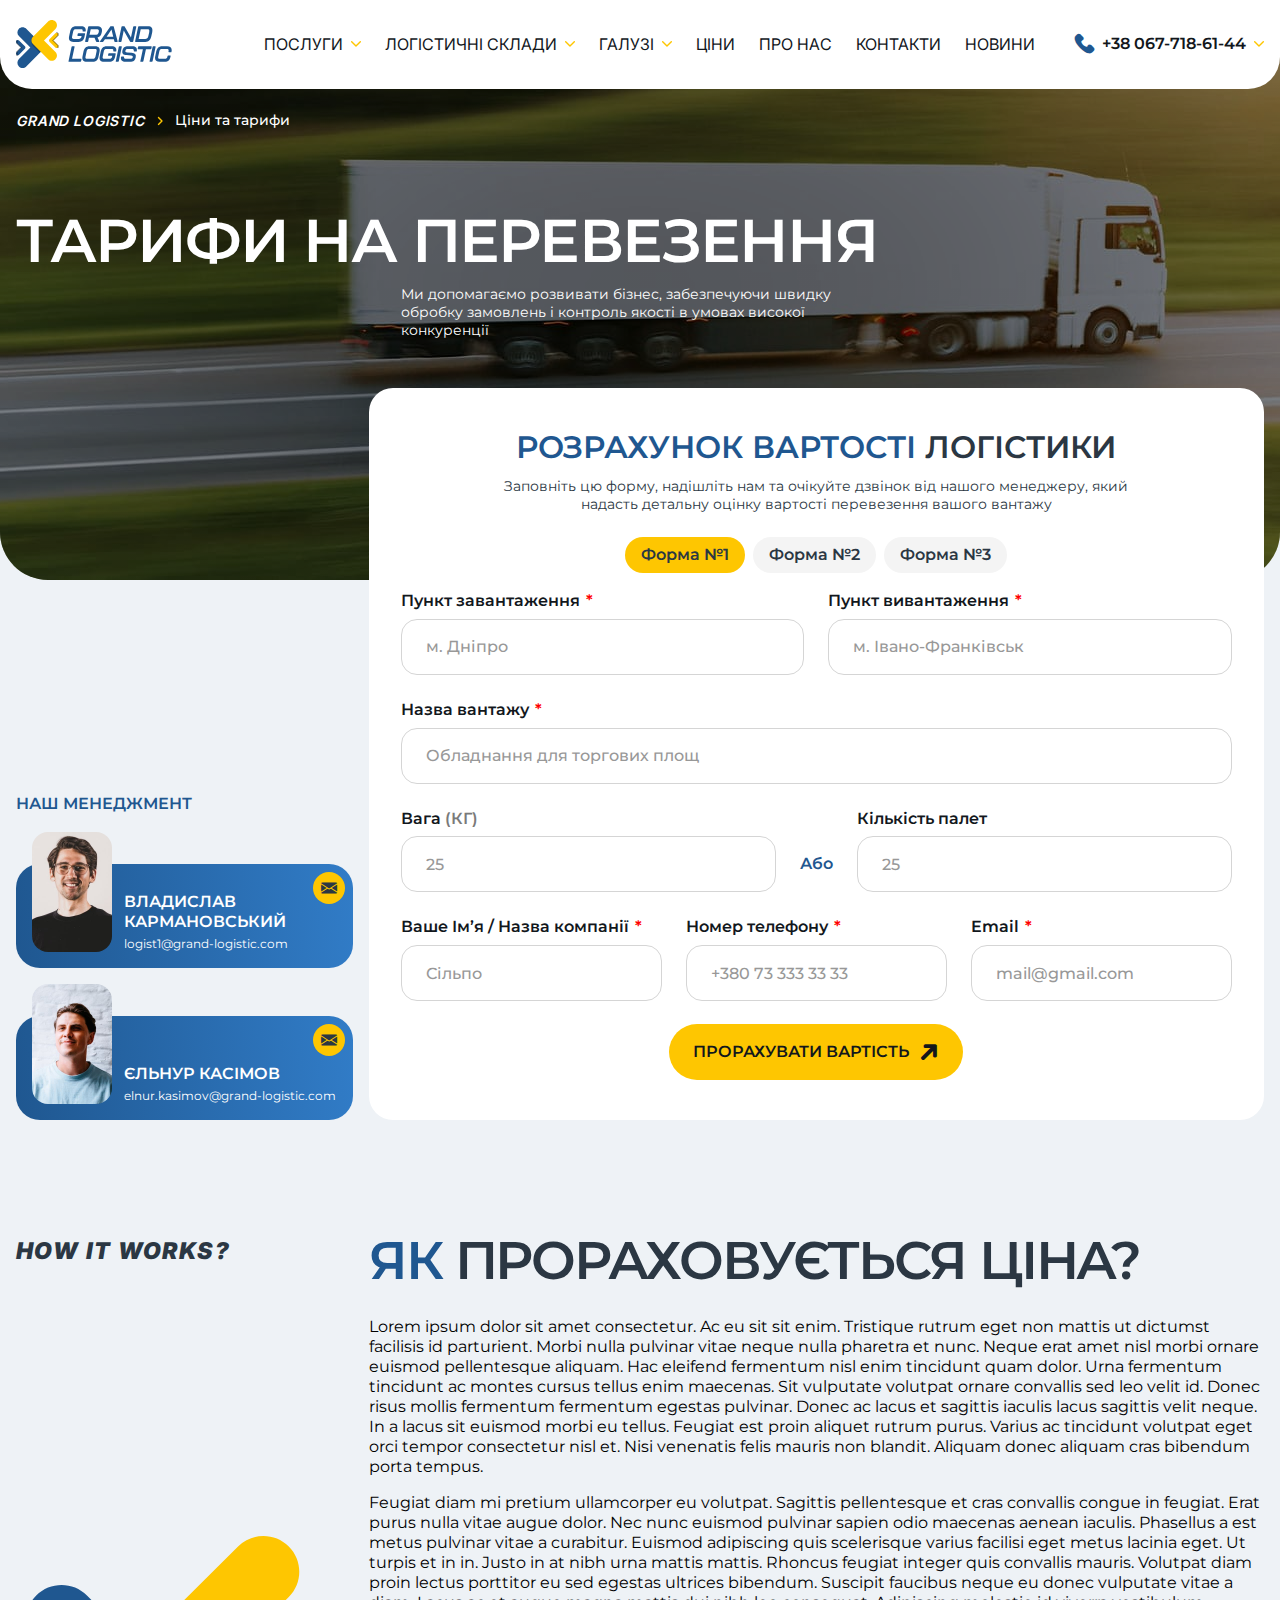
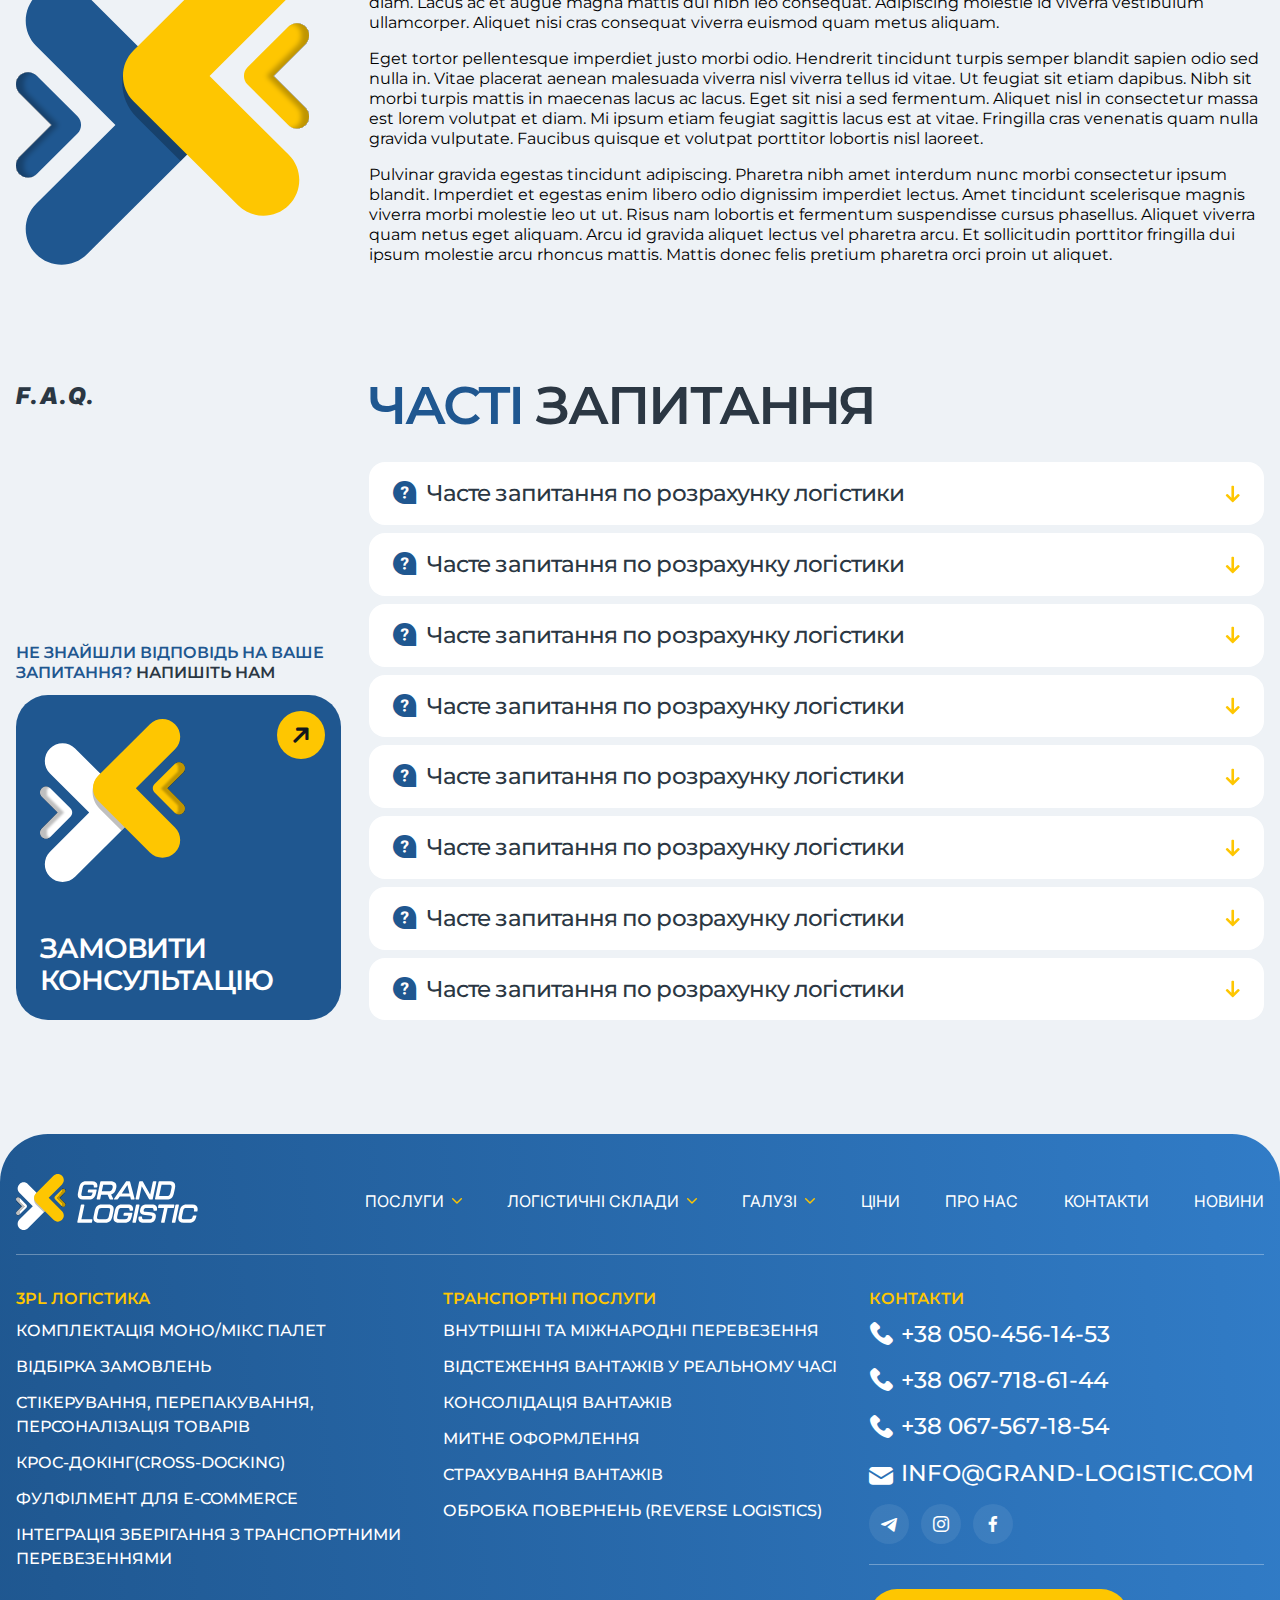
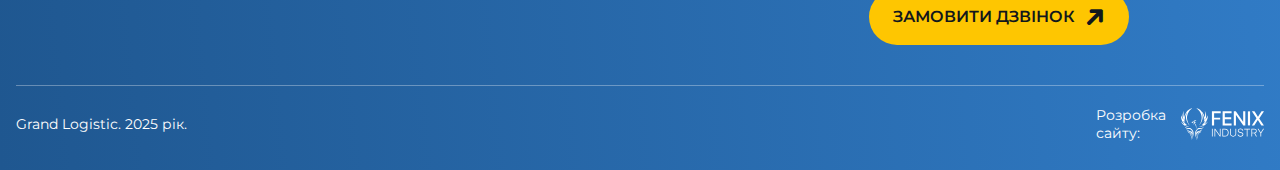
<file: price.html>
<!doctype html>
<html lang="en">
	<head>
		<meta charset="UTF-8">
		<meta name="viewport" content="width=device-width, initial-scale=1.0">
		<link rel="preload" href="./assets/fonts/Montserrat-SemiBold.woff2" as="font" type="font/woff2" crossorigin="anonymous">
		<link rel="preload" href="./assets/fonts/Montserrat-Regular.woff2" as="font" type="font/woff2" crossorigin="anonymous">
		<link rel="preload" href="./assets/fonts/Montserrat-Medium.woff2" as="font" type="font/woff2" crossorigin="anonymous">
		<link rel="preload" href="./assets/fonts/InterBlackItalic.woff2" as="font" type="font/woff2" crossorigin="anonymous">
		<link rel="preload" href="./assets/fonts/Inter-SemiBold.woff2" as="font" type="font/woff2" crossorigin="anonymous">
		<link rel="preload" href="./assets/fonts/Inter-Regular.woff2" as="font" type="font/woff2" crossorigin="anonymous">
		<link rel="shortcut icon" href="./assets/img/favicon.ico">
		<title>Price Page</title>
		<script type="module" crossorigin="" src="./js/app.min.js?v=1760082219879"></script>
		<link rel="stylesheet" crossorigin="" href="./css/app.min.css?v=1760082219879">
	</head>
	<body>
		<div class="wrapper">
			<header data-fls-header="" class="header" data-fls-header-scroll="" data-fls-header-scroll-show="">
				<div class="header__container">
					<a href="/grant-logistic" class="header__logo">
						<img src="./assets/img/logo.svg" alt="grand logistic logo">
					</a>
					<div class="header__menu menu">
						<nav class="menu__nav">
							<ul class="menu-list" data-menu-spollers="992,max" data-menu-speed="400" data-menu-one="">
								<li>
									<a class="js-has-sub" href="listing.html">Послуги</a>
									<ul class="sub-list">
										<li>
											<a href="service.html">Складська логістика</a>
										</li>
										<li>
											<a href="service.html">Транспортна логістика</a>
										</li>
										<li>
											<a href="service.html">Логістика холодового ланцюга</a>
										</li>
									</ul>
								</li>
								<li>
									<a class="js-has-sub" href="#">Логістичні склади</a>
									<ul class="sub-list">
										<li>
											<a href="#">Логістичні склади 1</a>
										</li>
										<li>
											<a href="#">Логістичні склади 2</a>
										</li>
										<li>
											<a href="#">Логістичні склади 3</a>
										</li>
									</ul>
								</li>
								<li>
									<a class="js-has-sub" href="#">Галузі</a>
									<ul class="sub-list">
										<li>
											<a href="#">FMCG</a>
										</li>
										<li>
											<a href="#">Агросектор</a>
										</li>
										<li>
											<a href="#">Промисловість</a>
										</li>
										<li>
											<a href="#">фулфілмент</a>
										</li>
										<li>
											<a href="#">Міжнародне експедируваня</a>
										</li>
									</ul>
								</li>
								<li>
									<a href="price.html">Ціни</a>
								</li>
								<li>
									<a href="about-us.html">Про нас</a>
								</li>
								<li>
									<a href="contacts.html">Контакти</a>
								</li>
								<li>
									<a href="blog.html">Новини</a>
								</li>
							</ul>
						</nav>
						<div class="menu__phone phone">
							<div class="phone__body">
								<a href="tel:+380677186144" class="phone__main --icon-phone">+38 067-718-61-44</a>
								<div class="phone__dropdown">
									<ul>
										<li>
											<a href="tel:+380504561453">+38 050-456-14-53</a>
										</li>
										<li>
											<a href="tel:+380677186144">+38 067-718-61-44</a>
										</li>
										<li>
											<a href="tel:+380675671854">+38 067-567-18-54</a>
										</li>
									</ul>
								</div>
							</div>
						</div>
					</div>
					<button type="button" data-fls-menu="" class="menu__icon icon-menu">
						<span></span>
					</button>
					<!-- <include src="@components/layout/menu/menu.html" locals='{"active":"Price"}'></include> -->
				</div>
			</header>
			<main class="page page--price">
				<section class="section banner">
					<div class="banner__container">
						<div class="banner__img">
							<picture>
								<img src="./assets/img/price.jpg" alt="banner track">
							</picture>
						</div>
						<div class="breadcrumbs">
							<div class="breadcrumbs__nav">
								<a class="breadcrumbs__link breadcrumbs__link--main" href="/grant-logistic">GRAND LOGISTIC</a>
								<div class="breadcrumbs__link breadcrumbs__link--last">Ціни та тарифи</div>
							</div>
						</div>
						<div class="banner__content">
							<h1 class="banner__title page-title">Тарифи на перевезення</h1>
							<div class="banner__row">
								<div class="banner__col">
									<div class="banner__text">
										<p>
											Ми допомагаємо розвивати бізнес, забезпечуючи швидку обробку замовлень і контроль якості
                                в умовах високої конкуренції
										</p>
									</div>
								</div>
								<div class="banner__col"></div>
							</div>
						</div>
					</div>
				</section>
				<section class="section price-form">
					<div class="price-form__container">
						<div class="price-form__grid block-grid">
							<div class="block-grid__col">
								<div class="block-grid__management management">
									<h3 class="management__title">наш Менеджмент</h3>
									<ul class="management__list">
										<li class="management__item item-management">
											<div class="item-management__img">
												<img src="./assets/img/user01.jpg" alt="Владислав Кармановський">
											</div>
											<div class="item-management__content">
												<h4 class="item-management__name">Владислав
                                        Кармановський</h4>
												<p class="item-management__info">logist1@grand-logistic.com</p>
											</div>
											<a href="mailto:logist1@grand-logistic.com" class="item-management__icon --icon-email" aria-label="icon email"></a>
										</li>
										<li class="management__item item-management">
											<div class="item-management__img">
												<img src="./assets/img/user02.jpg" alt="Владислав Кармановський">
											</div>
											<div class="item-management__content">
												<h4 class="item-management__name">Єльнур
                                        Касімов</h4>
												<p class="item-management__info">elnur.kasimov@grand-logistic.com</p>
											</div>
											<a href="mailto:elnur.kasimov@grand-logistic.com" class="item-management__icon --icon-email" aria-label="icon email"></a>
										</li>
									</ul>
								</div>
							</div>
							<div class="block-grid__col">
								<div data-fls-tabs="" data-fls-tabs-animate="300" class="block-grid__form form-tabs">
									<h2 class="form-tabs__title">
										<span class="title-highlight">Розрахунок вартості</span>
										логістики
									</h2>
									<div class="form-tabs__text">
										<p>
											Заповніть цю форму, надішліть нам та очікуйте дзвінок від нашого менеджеру, який надасть
                                детальну оцінку вартості
                                перевезення вашого вантажу
										</p>
									</div>
									<div class="form-tabs__inner">
										<nav data-fls-tabs-titles="" class="form-tabs__navigation">
											<button type="button" class="form-tabs__tab --tab-active">Форма №1</button>
											<button type="button" class="form-tabs__tab">Форма №2</button>
											<button type="button" class="form-tabs__tab">Форма №3</button>
										</nav>
									</div>
									<div data-fls-tabs-body="" class="form-tabs__content">
										<div class="form-tabs__body">
											<form action="#" class="form-tabs__form">
												<div class="form-tabs__row">
													<div class="form-tabs__group form-group">
														<label for="loading-point">
															Пункт завантаження
															<span class="required">*</span>
														</label>
														<input id="loading-point" type="text" name="loading-point" placeholder="м. Дніпро" class="input" required>
													</div>
													<div class="form-tabs__group form-group">
														<label for="unloading-point">
															Пункт вивантаження
															<span class="required">*</span>
														</label>
														<input id="unloading-point" type="text" name="unloading-point" placeholder="м. Івано-Франківськ" class="input" required>
													</div>
												</div>
												<div class="form-tabs__group form-group">
													<label for="cargo-name">
														Назва вантажу
														<span class="required">*</span>
													</label>
													<input id="cargo-name" type="text" name="cargo-name" placeholder="Обладнання для торгових площ" class="input" required>
												</div>
												<div class="form-tabs__flex">
													<div class="form-tabs__group form-group">
														<label for="weight">
															Вага
															<span class="sub">(КГ)</span>
														</label>
														<input id="weight" type="number" name="weight" placeholder="25" class="input" required>
													</div>
													<span class="form-tabs__or">Або</span>
													<div class="form-tabs__group form-group">
														<label for="pallets">Кількість палет</label>
														<input id="pallets" type="number" name="pallets" placeholder="25" class="input" required>
													</div>
												</div>
												<div class="form-tabs__row --mod-col">
													<div class="form-tabs__group form-group">
														<label for="name-company">
															Ваше Ім’я / Назва компанії
															<span class="required">*</span>
														</label>
														<input id="name-company" type="text" name="name-company" placeholder="Сільпо" class="input" required>
													</div>
													<div class="form-tabs__group form-group">
														<label for="phone">
															Номер телефону
															<span class="required">*</span>
														</label>
														<input id="phone" type="number" name="form-phone" placeholder="+380 73 333 33 33" class="input" required>
													</div>
													<div class="form-tabs__group form-group">
														<label for="phone">
															Email
															<span class="required">*</span>
														</label>
														<input id="phone" type="email" name="form-phone" placeholder="mail@gmail.com" class="input" required>
													</div>
												</div>
												<button class="form-tabs__btn btn btn-default --icon-arrow-rotate" type="submit">Прорахувати вартість</button>
											</form>
										</div>
										<div class="form-tabs__body">
											<form action="#" class="form-tabs__form">
												<div class="form-tabs__row">
													<div class="form-tabs__group form-group">
														<label for="loading-point">
															Пункт завантаження
															<span class="required">*</span>
														</label>
														<input id="loading-point" type="text" name="loading-point" placeholder="м. Дніпро" class="input" required>
													</div>
													<div class="form-tabs__group form-group">
														<label for="unloading-point">
															Пункт вивантаження
															<span class="required">*</span>
														</label>
														<input id="unloading-point" type="text" name="unloading-point" placeholder="м. Івано-Франківськ" class="input" required>
													</div>
												</div>
												<div class="form-tabs__group form-group">
													<label for="cargo-name">
														Назва вантажу
														<span class="required">*</span>
													</label>
													<input id="cargo-name" type="text" name="cargo-name" placeholder="Обладнання для торгових площ" class="input" required>
												</div>
												<div class="form-tabs__flex">
													<div class="form-tabs__group form-group">
														<label for="weight">
															Вага
															<span class="sub">(КГ)</span>
														</label>
														<input id="weight" type="number" name="weight" placeholder="25" class="input" required>
													</div>
													<span class="form-tabs__or">Або</span>
													<div class="form-tabs__group form-group">
														<label for="pallets">Кількість палет</label>
														<input id="pallets" type="number" name="pallets" placeholder="25" class="input" required>
													</div>
												</div>
												<div class="form-tabs__row --mod-col">
													<div class="form-tabs__group form-group">
														<label for="name-company">
															Ваше Ім’я / Назва компанії
															<span class="required">*</span>
														</label>
														<input id="name-company" type="text" name="name-company" placeholder="Сільпо" class="input" required>
													</div>
													<div class="form-tabs__group form-group">
														<label for="phone">
															Номер телефону
															<span class="required">*</span>
														</label>
														<input id="phone" type="number" name="form-phone" placeholder="+380 73 333 33 33" class="input" required>
													</div>
													<div class="form-tabs__group form-group">
														<label for="phone">
															Email
															<span class="required">*</span>
														</label>
														<input id="phone" type="email" name="form-phone" placeholder="mail@gmail.com" class="input" required>
													</div>
												</div>
												<button class="form-tabs__btn btn btn-default --icon-arrow-rotate" type="submit">Прорахувати вартість</button>
											</form>
										</div>
										<div class="form-tabs__body">
											<form action="#" class="form-tabs__form">
												<div class="form-tabs__row">
													<div class="form-tabs__group form-group">
														<label for="loading-point">
															Пункт завантаження
															<span class="required">*</span>
														</label>
														<input id="loading-point" type="text" name="loading-point" placeholder="м. Дніпро" class="input" required>
													</div>
													<div class="form-tabs__group form-group">
														<label for="unloading-point">
															Пункт вивантаження
															<span class="required">*</span>
														</label>
														<input id="unloading-point" type="text" name="unloading-point" placeholder="м. Івано-Франківськ" class="input" required>
													</div>
												</div>
												<div class="form-tabs__group form-group">
													<label for="cargo-name">
														Назва вантажу
														<span class="required">*</span>
													</label>
													<input id="cargo-name" type="text" name="cargo-name" placeholder="Обладнання для торгових площ" class="input" required>
												</div>
												<div class="form-tabs__flex">
													<div class="form-tabs__group form-group">
														<label for="weight">
															Вага
															<span class="sub">(КГ)</span>
														</label>
														<input id="weight" type="number" name="weight" placeholder="25" class="input" required>
													</div>
													<span class="form-tabs__or">Або</span>
													<div class="form-tabs__group form-group">
														<label for="pallets">Кількість палет</label>
														<input id="pallets" type="number" name="pallets" placeholder="25" class="input" required>
													</div>
												</div>
												<div class="form-tabs__row --mod-col">
													<div class="form-tabs__group form-group">
														<label for="name-company">
															Ваше Ім’я / Назва компанії
															<span class="required">*</span>
														</label>
														<input id="name-company" type="text" name="name-company" placeholder="Сільпо" class="input" required>
													</div>
													<div class="form-tabs__group form-group">
														<label for="phone">
															Номер телефону
															<span class="required">*</span>
														</label>
														<input id="phone" type="number" name="form-phone" placeholder="+380 73 333 33 33" class="input" required>
													</div>
													<div class="form-tabs__group form-group">
														<label for="phone">
															Email
															<span class="required">*</span>
														</label>
														<input id="phone" type="email" name="form-phone" placeholder="mail@gmail.com" class="input" required>
													</div>
												</div>
												<button class="form-tabs__btn btn btn-default --icon-arrow-rotate" type="submit">Прорахувати вартість</button>
											</form>
										</div>
									</div>
								</div>
							</div>
						</div>
					</div>
				</section>
				<section class="section storage">
					<div class="storage__container">
						<div class="storage__top section-top">
							<div class="section-top__heading heading">How it works?</div>
							<h2 class="section-top__title title">
								<span class="title-highlight">Як</span>
								прораховується ціна?
							</h2>
						</div>
						<div class="storage__grid">
							<div class="storage__decor">
								<img src="./assets/img/decor-color.svg" alt="decor logo">
							</div>
							<div class="storage__content">
								<p>
									Lorem ipsum dolor sit amet consectetur. Ac eu sit sit enim. Tristique rutrum eget non mattis ut
                        dictumst facilisis id
                        parturient. Morbi nulla pulvinar vitae neque nulla pharetra et nunc. Neque erat amet nisl morbi
                        ornare euismod
                        pellentesque aliquam. Hac eleifend fermentum nisl enim tincidunt quam dolor. Urna fermentum
                        tincidunt ac montes cursus
                        tellus enim maecenas. Sit vulputate volutpat ornare convallis sed leo velit id. Donec risus
                        mollis fermentum fermentum
                        egestas pulvinar. Donec ac lacus et sagittis iaculis lacus sagittis velit neque. In a lacus sit
                        euismod morbi eu tellus.
                        Feugiat est proin aliquet rutrum purus. Varius ac tincidunt volutpat eget orci tempor
                        consectetur nisl et. Nisi
                        venenatis felis mauris non blandit. Aliquam donec aliquam cras bibendum porta tempus.
								</p>
								<p>
									Feugiat diam mi pretium ullamcorper eu volutpat. Sagittis pellentesque et cras convallis congue
                        in feugiat. Erat purus
                        nulla vitae augue dolor. Nec nunc euismod pulvinar sapien odio maecenas aenean iaculis.
                        Phasellus a est metus pulvinar
                        vitae a curabitur. Euismod adipiscing quis scelerisque varius facilisi eget metus lacinia eget.
                        Ut turpis et in in.
                        Justo in at nibh urna mattis mattis. Rhoncus feugiat integer quis convallis mauris. Volutpat
                        diam proin lectus porttitor
                        eu sed egestas ultrices bibendum. Suscipit faucibus neque eu donec vulputate vitae a diam. Lacus
                        ac et augue magna
                        mattis dui nibh leo consequat. Adipiscing molestie id viverra vestibulum ullamcorper. Aliquet
                        nisi cras consequat
                        viverra euismod quam metus aliquam.
								</p>
								<p>
									Eget tortor pellentesque imperdiet justo morbi odio. Hendrerit tincidunt turpis semper blandit
                        sapien odio sed nulla in.
                        Vitae placerat aenean malesuada viverra nisl viverra tellus id vitae. Ut feugiat sit etiam
                        dapibus. Nibh sit morbi
                        turpis mattis in maecenas lacus ac lacus. Eget sit nisi a sed fermentum. Aliquet nisl in
                        consectetur massa est lorem
                        volutpat et diam. Mi ipsum etiam feugiat sagittis lacus est at vitae. Fringilla cras venenatis
                        quam nulla gravida
                        vulputate. Faucibus quisque et volutpat porttitor lobortis nisl laoreet.
								</p>
								<p>
									Pulvinar gravida egestas tincidunt adipiscing. Pharetra nibh amet interdum nunc morbi consectetur
                        ipsum blandit.
                        Imperdiet et egestas enim libero odio dignissim imperdiet lectus. Amet tincidunt scelerisque
                        magnis viverra morbi
                        molestie leo ut ut. Risus nam lobortis et fermentum suspendisse cursus phasellus. Aliquet
                        viverra quam netus eget
                        aliquam. Arcu id gravida aliquet lectus vel pharetra arcu. Et sollicitudin porttitor fringilla
                        dui ipsum molestie arcu
                        rhoncus mattis. Mattis donec felis pretium pharetra orci proin ut aliquet.
								</p>
							</div>
						</div>
					</div>
				</section>
				<section class="section faq">
					<div class="faq__container">
						<div class="faq__top section-top">
							<div class="section-top__heading heading">F.A.q.</div>
							<h2 class="section-top__title title">
								<span class="title-highlight">Часті</span>
								запитання
							</h2>
						</div>
						<div class="faq__grid block-grid">
							<div class="block-grid__col">
								<div class="block-grid__sticker sticker">
									<h3 class="sticker__title">
										<span class="title-highlight">Не знайшли відповідь на ваше
                                запитання?</span>
										Напишіть нам
									</h3>
									<div class="sticker__cart">
										<span class="sticker__decor">
											<img src="./assets/img/decor.svg" alt="decor">
										</span>
										<span class="sticker__label">Замовити
                                консультацію</span>
										<button type="button" class="icon-body mod_yellow --icon-arrow-rotate" aria-label="open popup-consultation" data-fls-popup-link="popup-question"></button>
									</div>
								</div>
							</div>
							<div class="block-grid__col">
								<div data-fls-spollers="" class="spollers">
									<details class="spollers__item">
										<summary class="spollers__title --icon-question">Часте запитання по розрахунку логістики</summary>
										<div class="spollers__body">
											Щойно Україна увійшла до світової економічної спільноти, на
                                ринку країни значно зросли обсяги товарообігу, імпорту та
                                експорту, в регіонах виникли перші розподільчі центри (РЦ) — перед ринком постало
                                актуальне питання про передачу послуг
                                комплексної логістики в управління професіоналів. Так в Україні з’явилися перші 3pl
                                оператори.
										</div>
									</details>
									<details class="spollers__item">
										<summary class="spollers__title --icon-question">Часте запитання по розрахунку логістики</summary>
										<div class="spollers__body">
											Щойно Україна увійшла до світової економічної спільноти, на
                                ринку країни значно зросли обсяги товарообігу, імпорту та
                                експорту, в регіонах виникли перші розподільчі центри (РЦ) — перед ринком постало
                                актуальне питання про передачу послуг
                                комплексної логістики в управління професіоналів. Так в Україні з’явилися перші 3pl
                                оператори.
										</div>
									</details>
									<details class="spollers__item">
										<summary class="spollers__title --icon-question">Часте запитання по розрахунку логістики</summary>
										<div class="spollers__body">
											Щойно Україна увійшла до світової економічної спільноти, на
                                ринку країни значно зросли обсяги товарообігу, імпорту та
                                експорту, в регіонах виникли перші розподільчі центри (РЦ) — перед ринком постало
                                актуальне питання про передачу послуг
                                комплексної логістики в управління професіоналів. Так в Україні з’явилися перші 3pl
                                оператори.
										</div>
									</details>
									<details class="spollers__item">
										<summary class="spollers__title --icon-question">Часте запитання по розрахунку логістики</summary>
										<div class="spollers__body">
											Щойно Україна увійшла до світової економічної спільноти, на
                                ринку країни значно зросли обсяги товарообігу, імпорту та
                                експорту, в регіонах виникли перші розподільчі центри (РЦ) — перед ринком постало
                                актуальне питання про передачу послуг
                                комплексної логістики в управління професіоналів. Так в Україні з’явилися перші 3pl
                                оператори.
										</div>
									</details>
									<details class="spollers__item">
										<summary class="spollers__title --icon-question">Часте запитання по розрахунку логістики</summary>
										<div class="spollers__body">
											Щойно Україна увійшла до світової економічної спільноти, на
                                ринку країни значно зросли обсяги товарообігу, імпорту та
                                експорту, в регіонах виникли перші розподільчі центри (РЦ) — перед ринком постало
                                актуальне питання про передачу послуг
                                комплексної логістики в управління професіоналів. Так в Україні з’явилися перші 3pl
                                оператори.
										</div>
									</details>
									<details class="spollers__item">
										<summary class="spollers__title --icon-question">Часте запитання по розрахунку логістики</summary>
										<div class="spollers__body">
											Щойно Україна увійшла до світової економічної спільноти, на
                                ринку країни значно зросли обсяги товарообігу, імпорту та
                                експорту, в регіонах виникли перші розподільчі центри (РЦ) — перед ринком постало
                                актуальне питання про передачу послуг
                                комплексної логістики в управління професіоналів. Так в Україні з’явилися перші 3pl
                                оператори.
										</div>
									</details>
									<details class="spollers__item">
										<summary class="spollers__title --icon-question">Часте запитання по розрахунку логістики</summary>
										<div class="spollers__body">
											Щойно Україна увійшла до світової економічної спільноти, на
                                ринку країни значно зросли обсяги товарообігу, імпорту та
                                експорту, в регіонах виникли перші розподільчі центри (РЦ) — перед ринком постало
                                актуальне питання про передачу послуг
                                комплексної логістики в управління професіоналів. Так в Україні з’явилися перші 3pl
                                оператори.
										</div>
									</details>
									<details class="spollers__item">
										<summary class="spollers__title --icon-question">Часте запитання по розрахунку логістики</summary>
										<div class="spollers__body">
											Щойно Україна увійшла до світової економічної спільноти, на
                                ринку країни значно зросли обсяги товарообігу, імпорту та
                                експорту, в регіонах виникли перші розподільчі центри (РЦ) — перед ринком постало
                                актуальне питання про передачу послуг
                                комплексної логістики в управління професіоналів. Так в Україні з’явилися перші 3pl
                                оператори.
										</div>
									</details>
								</div>
							</div>
						</div>
					</div>
				</section>
			</main>
			<footer data-fls-footer="" class="footer">
				<div class="footer__container">
					<div class="footer__top">
						<a href="/grant-logistic" class="footer__logo">
							<img src="./assets/img/logo-white.svg" alt="logo">
						</a>
						<div class="footer__menu menu">
							<nav class="menu__nav">
								<ul data-menu-spollers="992,max" data-menu-speed="400" data-menu-one="">
									<li>
										<a class="js-has-sub" href="listing.html">Послуги</a>
										<ul class="sub-list">
											<li>
												<a href="service.html">Складська логістика</a>
											</li>
											<li>
												<a href="service.html">Транспортна логістика</a>
											</li>
											<li>
												<a href="service.html">Логістика холодового ланцюга</a>
											</li>
										</ul>
									</li>
									<li>
										<a class="js-has-sub" href="#">Логістичні склади</a>
										<ul class="sub-list">
											<li>
												<a href="#">Логістичні склади 1</a>
											</li>
											<li>
												<a href="#">Логістичні склади 2</a>
											</li>
											<li>
												<a href="#">Логістичні склади 3</a>
											</li>
										</ul>
									</li>
									<li>
										<a class="js-has-sub" href="#">Галузі</a>
										<ul class="sub-list">
											<li>
												<a href="#">FMCG</a>
											</li>
											<li>
												<a href="#">Агросектор</a>
											</li>
											<li>
												<a href="#">Промисловість</a>
											</li>
											<li>
												<a href="#">фулфілмент</a>
											</li>
											<li>
												<a href="#">Міжнародне експедируваня</a>
											</li>
										</ul>
									</li>
									<li>
										<a href="price.html">Ціни</a>
									</li>
									<li>
										<a href="about-us.html">Про нас</a>
									</li>
									<li>
										<a href="contacts.html">Контакти</a>
									</li>
									<li>
										<a href="blog.html">Новини</a>
									</li>
								</ul>
							</nav>
						</div>
					</div>
					<div class="footer__row">
						<div class="footer__col">
							<h2 class="footer__heading">3pl логістика</h2>
							<ul class="footer__list">
								<li>
									<a href="#">комплектація моно/мікс палет</a>
								</li>
								<li>
									<a href="#">відбірка замовлень</a>
								</li>
								<li>
									<a href="#">стікерування, перепакування,
							персоналізація товарів</a>
								</li>
								<li>
									<a href="#">крос-докінг(cross-docking)</a>
								</li>
								<li>
									<a href="#">фулфілмент для e-commerce</a>
								</li>
								<li>
									<a href="#">інтеграція зберігання
							з транспортними перевезеннями</a>
								</li>
							</ul>
						</div>
						<div class="footer__col">
							<h2 class="footer__heading">Транспортні послуги</h2>
							<ul class="footer__list">
								<li>
									<a href="#">внутрішні та міжнародні перевезення</a>
								</li>
								<li>
									<a href="#">відстеження вантажів у реальному часі</a>
								</li>
								<li>
									<a href="#">консолідація вантажів</a>
								</li>
								<li>
									<a href="#">митне оформлення</a>
								</li>
								<li>
									<a href="#">страхування вантажів</a>
								</li>
								<li>
									<a href="#">обробка повернень (reverse logistics)</a>
								</li>
							</ul>
						</div>
						<div class="footer__col">
							<h2 class="footer__heading">Контакти</h2>
							<ul class="footer__contacts">
								<li>
									<a class="--icon-phone" href="tel:+380504561453">+38 050-456-14-53</a>
								</li>
								<li>
									<a class="--icon-phone" href="tel:+380677186144">+38 067-718-61-44</a>
								</li>
								<li>
									<a class="--icon-phone" href="tel:+380675671854">+38 067-567-18-54</a>
								</li>
								<li>
									<a class="--icon-mail" href="mailto:info@grand-logistic.com">info@grand-logistic.com</a>
								</li>
							</ul>
							<div class="footer__social social">
								<a href="#" class="social__link --icon-telegram" aria-label="telegram"></a>
								<a href="#" class="social__link --icon-instagram" aria-label="instagram"></a>
								<a href="#" class="social__link --icon-facebook" aria-label="facebook"></a>
							</div>
							<button class="btn btn-default --icon-arrow-rotate" type="button" data-fls-popup-link="popup-question">Замовити дзвінок</button>
						</div>
					</div>
					<div class="footer__bottom">
						<div class="footer__copyright">Grand Logistic. 2025 рік.</div>
						<a href="https://fnx.com.ua/ua" target="_blank" class="fenix">
							Розробка
							<br>
							сайту:
							<img src="./assets/img/fenix-logo.svg" alt="fenix logo">
						</a>
					</div>
				</div>
			</footer>
		</div>
		<div data-fls-popup="popup-question" aria-hidden="true" class="popup">
			<div data-fls-popup-wrapper="" class="popup__wrapper">
				<div data-fls-popup-body="" class="popup__body">
					<button data-fls-popup-close="" type="button" class="popup__close" aria-label="btn close popup"></button>
					<div data-fls-popup-content="" class="popup__content">
						<h3 class="popup__title">
							<span class="title-highlight">є запитання?</span>
							Напишіть нам
						</h3>
						<form action="#" class="popup__form">
							<div class="popup__row">
								<div class="popup__group form-group">
									<label for="name">
										Як вас звуть?
										<span class="required">*</span>
									</label>
									<input id="name" type="text" name="form-name" placeholder="Як вас звуть?" class="input" required>
								</div>
								<div class="popup__group form-group">
									<label for="phone">
										Контактний номер телефону
										<span class="required">*</span>
									</label>
									<input id="phone" type="number" name="form-phone" placeholder="+380 73 333 33 33" class="input" required>
								</div>
							</div>
							<div class="popup__group form-group">
								<label for="message">
									Ваше запитання
									<span class="required">*</span>
								</label>
								<textarea name="form-message" id="message" class="input" placeholder="Будь ласка, напишіть ваше запитання тут" required></textarea>
							</div>
							<button class="popup__btn btn btn-default --icon-arrow-rotate" type="submit">Надіслати
						запитання</button>
						</form>
					</div>
				</div>
			</div>
		</div>
		<div data-fls-popup="popup-consultation" aria-hidden="true" class="popup">
			<div data-fls-popup-wrapper="" class="popup__wrapper">
				<div data-fls-popup-body="" class="popup__body">
					<button data-fls-popup-close="" type="button" class="popup__close" aria-label="btn close popup"></button>
					<div data-fls-popup-content="" class="popup__content">
						<h3 class="popup__title">
							<span class="title-highlight">Запит</span>
							на консультацію
						</h3>
						<div data-fls-tabs="" data-fls-tabs-animate="300" class="popup__tabs">
							<div class="popup__inner">
								<nav data-fls-tabs-titles="" class="popup__navigation">
									<button type="button" class="popup__tab --tab-active">Форма №1</button>
									<button type="button" class="popup__tab">Форма №2</button>
									<button type="button" class="popup__tab">Форма №3</button>
								</nav>
							</div>
							<div data-fls-tabs-body="" class="popup__content">
								<div class="popup__body">
									<form action="#" class="popup__form">
										<div class="popup__row">
											<div class="popup__group form-group">
												<label for="name-1">
													Як вас звуть?
													<span class="required">*</span>
												</label>
												<input id="name-1" type="text" name="form-name" placeholder="Як вас звуть?" class="input" required>
											</div>
											<div class="popup__group form-group">
												<label for="phone-1">
													Контактний номер телефону
													<span class="required">*</span>
												</label>
												<input id="phone-1" type="number" name="form-phone" placeholder="+380 73 333 33 33" class="input" required>
											</div>
										</div>
										<div class="popup__group form-group">
											<label for="message-1">
												Ваше запитання
												<span class="required">*</span>
											</label>
											<textarea name="form-message" id="message-1" class="input" placeholder="Будь ласка, напишіть ваше запитання тут" required></textarea>
										</div>
										<button class="popup__btn btn btn-default --icon-arrow-rotate" type="submit">Надіслати
									запитання</button>
									</form>
								</div>
								<div class="popup__body">
									<form action="#" class="popup__form">
										<div class="popup__row">
											<div class="popup__group form-group">
												<label for="name-2">
													Як вас звуть?
													<span class="required">*</span>
												</label>
												<input id="name-2" type="text" name="form-name" placeholder="Як вас звуть?" class="input" required>
											</div>
											<div class="popup__group form-group">
												<label for="phone-2">
													Контактний номер телефону
													<span class="required">*</span>
												</label>
												<input id="phone-2" type="number" name="form-phone" placeholder="+380 73 333 33 33" class="input" required>
											</div>
										</div>
										<div class="popup__group form-group">
											<label for="message-2">
												Ваше запитання
												<span class="required">*</span>
											</label>
											<textarea name="form-message" id="message-2" class="input" placeholder="Будь ласка, напишіть ваше запитання тут" required></textarea>
										</div>
										<button class="popup__btn btn btn-default --icon-arrow-rotate" type="submit">Надіслати
									запитання</button>
									</form>
								</div>
								<div class="popup__body">
									<form action="#" class="popup__form">
										<div class="popup__row">
											<div class="popup__group form-group">
												<label for="name-3">
													Як вас звуть?
													<span class="required">*</span>
												</label>
												<input id="name-3" type="text" name="form-name" placeholder="Як вас звуть?" class="input" required>
											</div>
											<div class="popup__group form-group">
												<label for="phone-3">
													Контактний номер телефону
													<span class="required">*</span>
												</label>
												<input id="phone-3" type="number" name="form-phone" placeholder="+380 73 333 33 33" class="input" required>
											</div>
										</div>
										<div class="popup__group form-group">
											<label for="message-3">
												Ваше запитання
												<span class="required">*</span>
											</label>
											<textarea name="form-message" id="message-3" class="input" placeholder="Будь ласка, напишіть ваше запитання тут" required></textarea>
										</div>
										<button class="popup__btn btn btn-default --icon-arrow-rotate" type="submit">Надіслати
									запитання</button>
									</form>
								</div>
							</div>
						</div>
					</div>
				</div>
			</div>
		</div>
	</body>
</html>
</file>
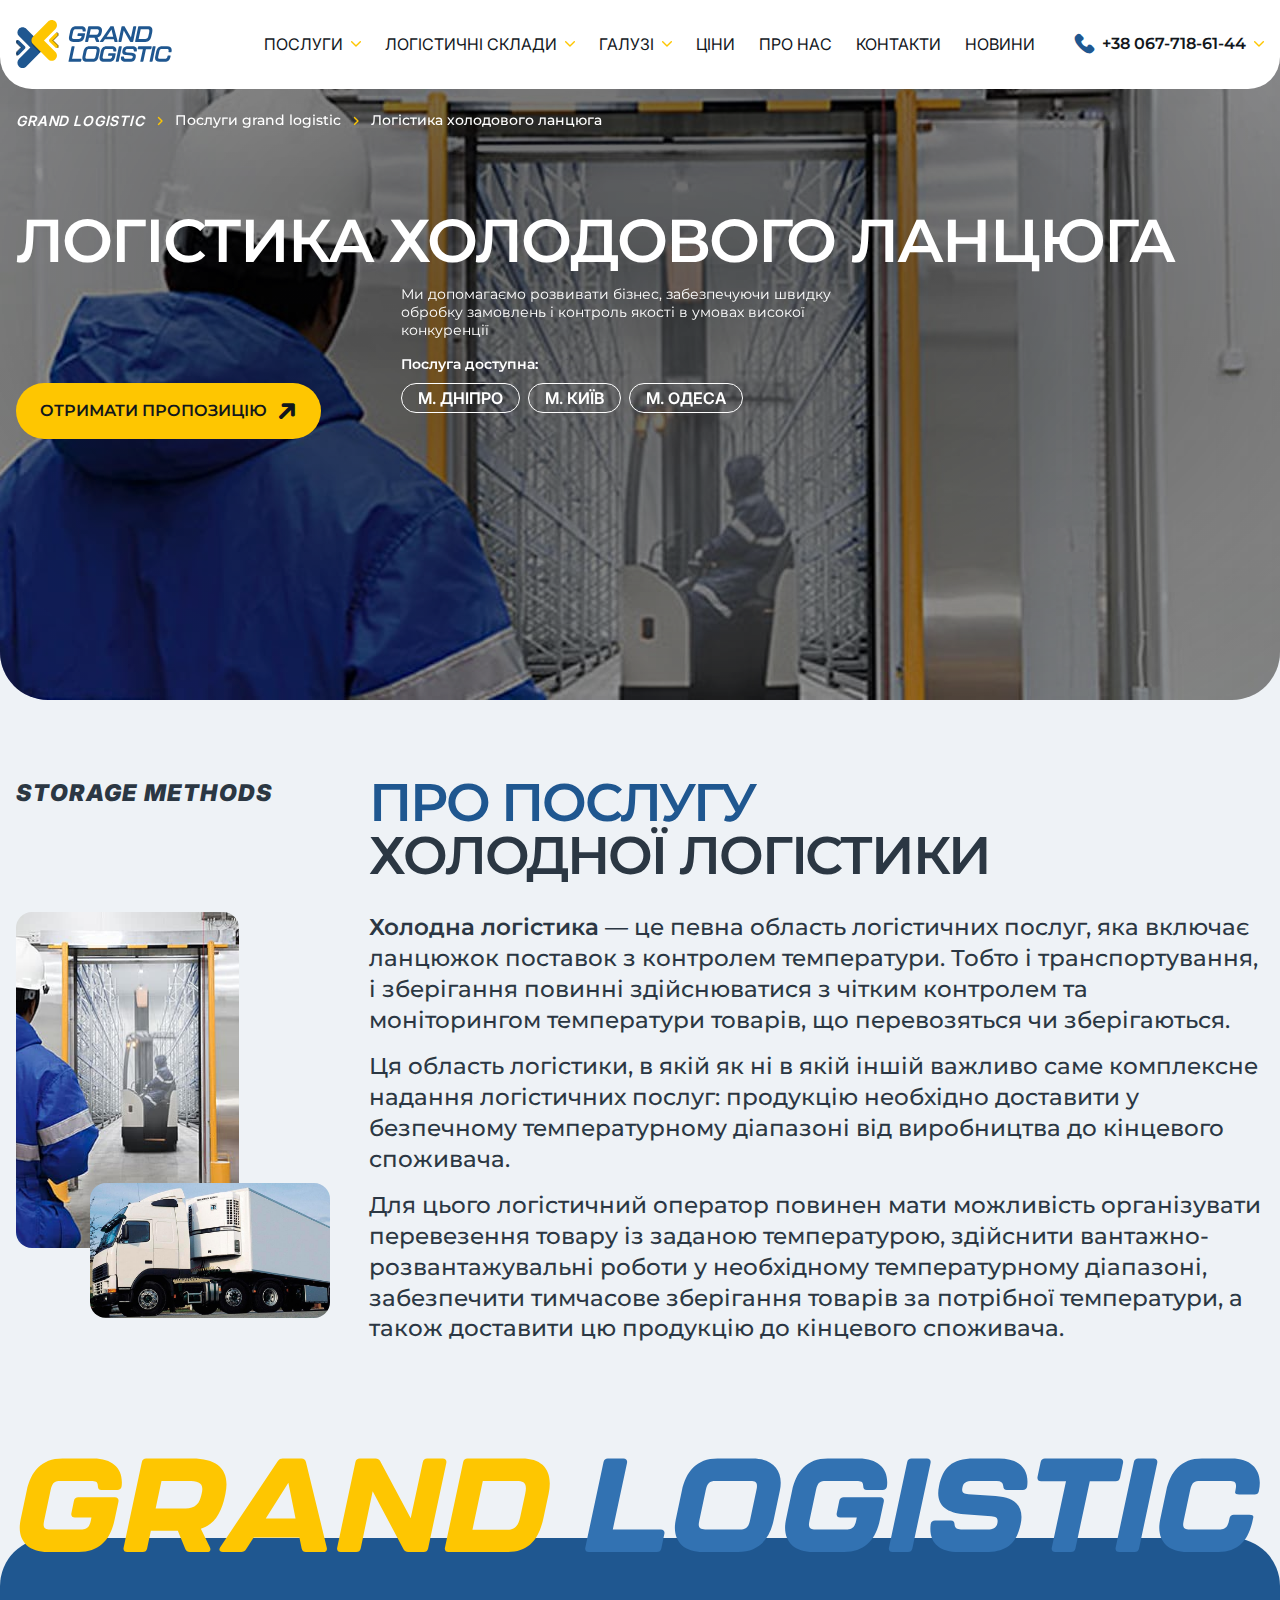
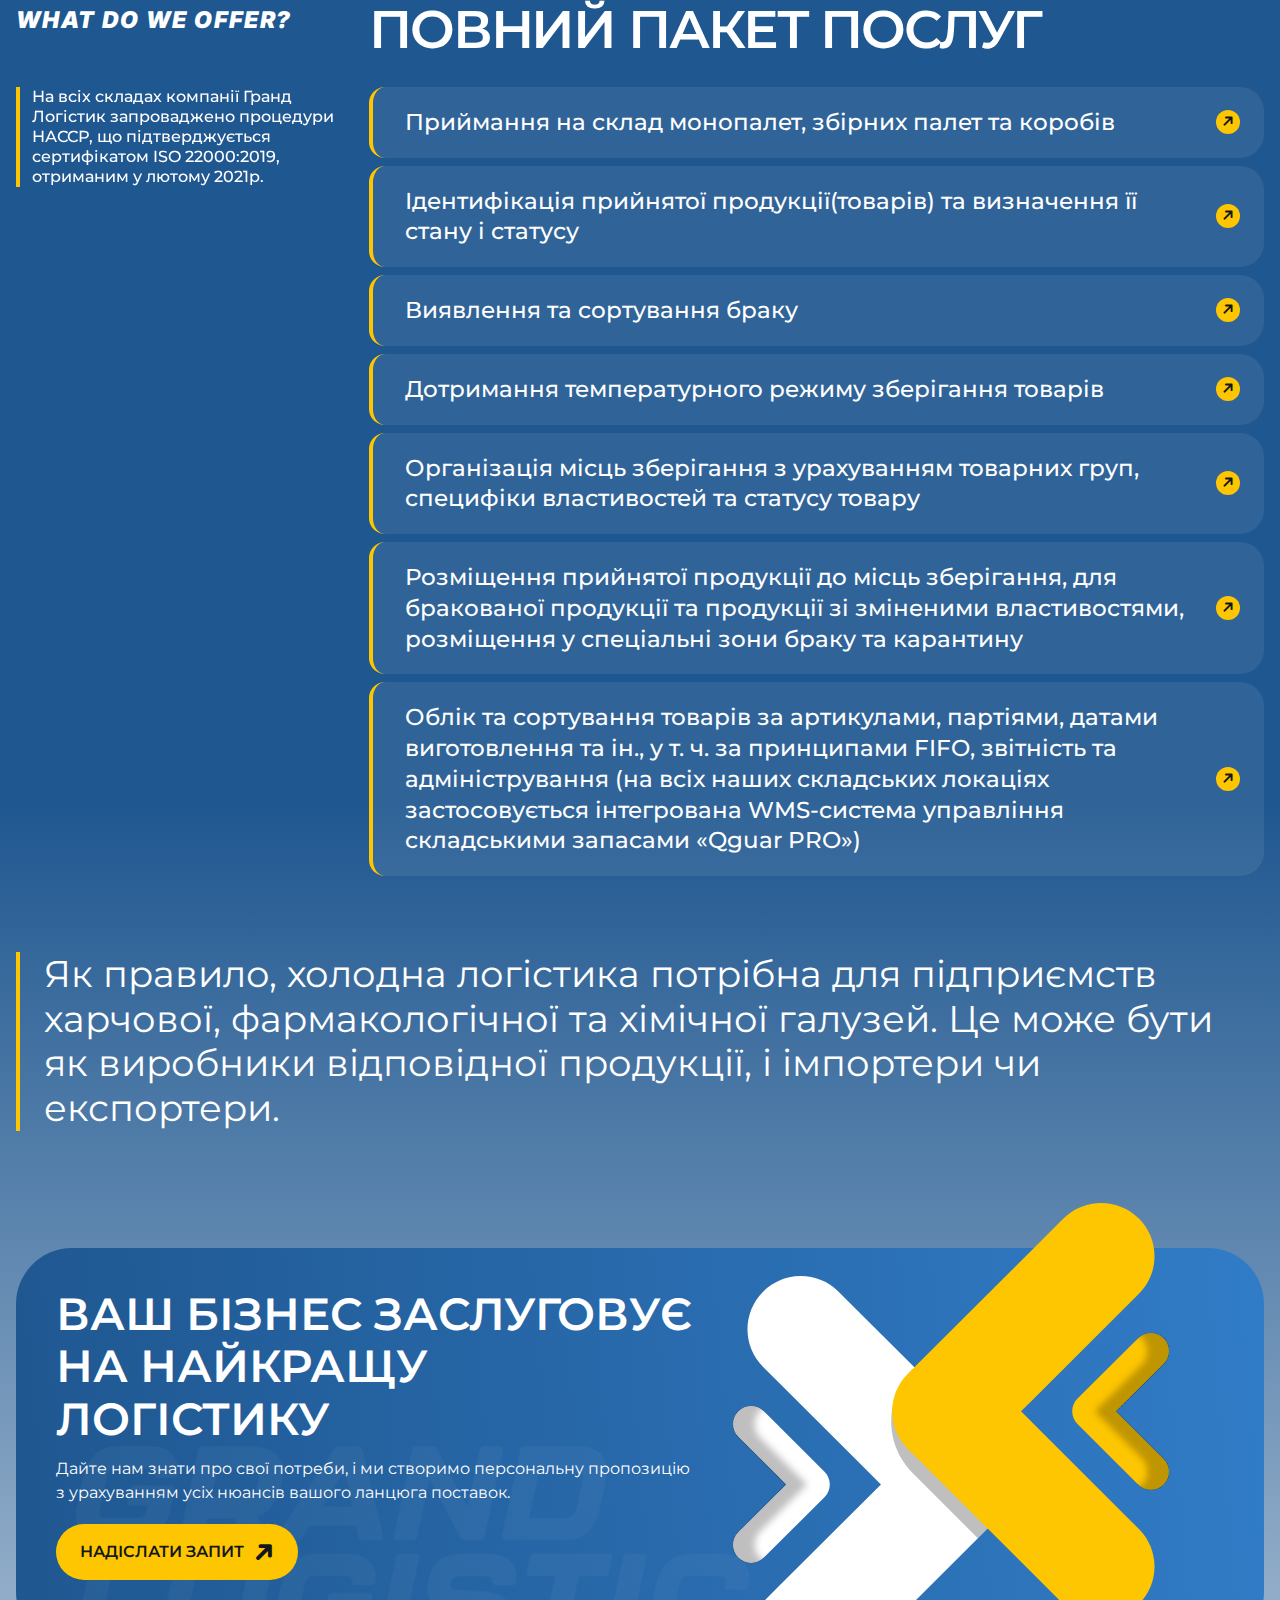
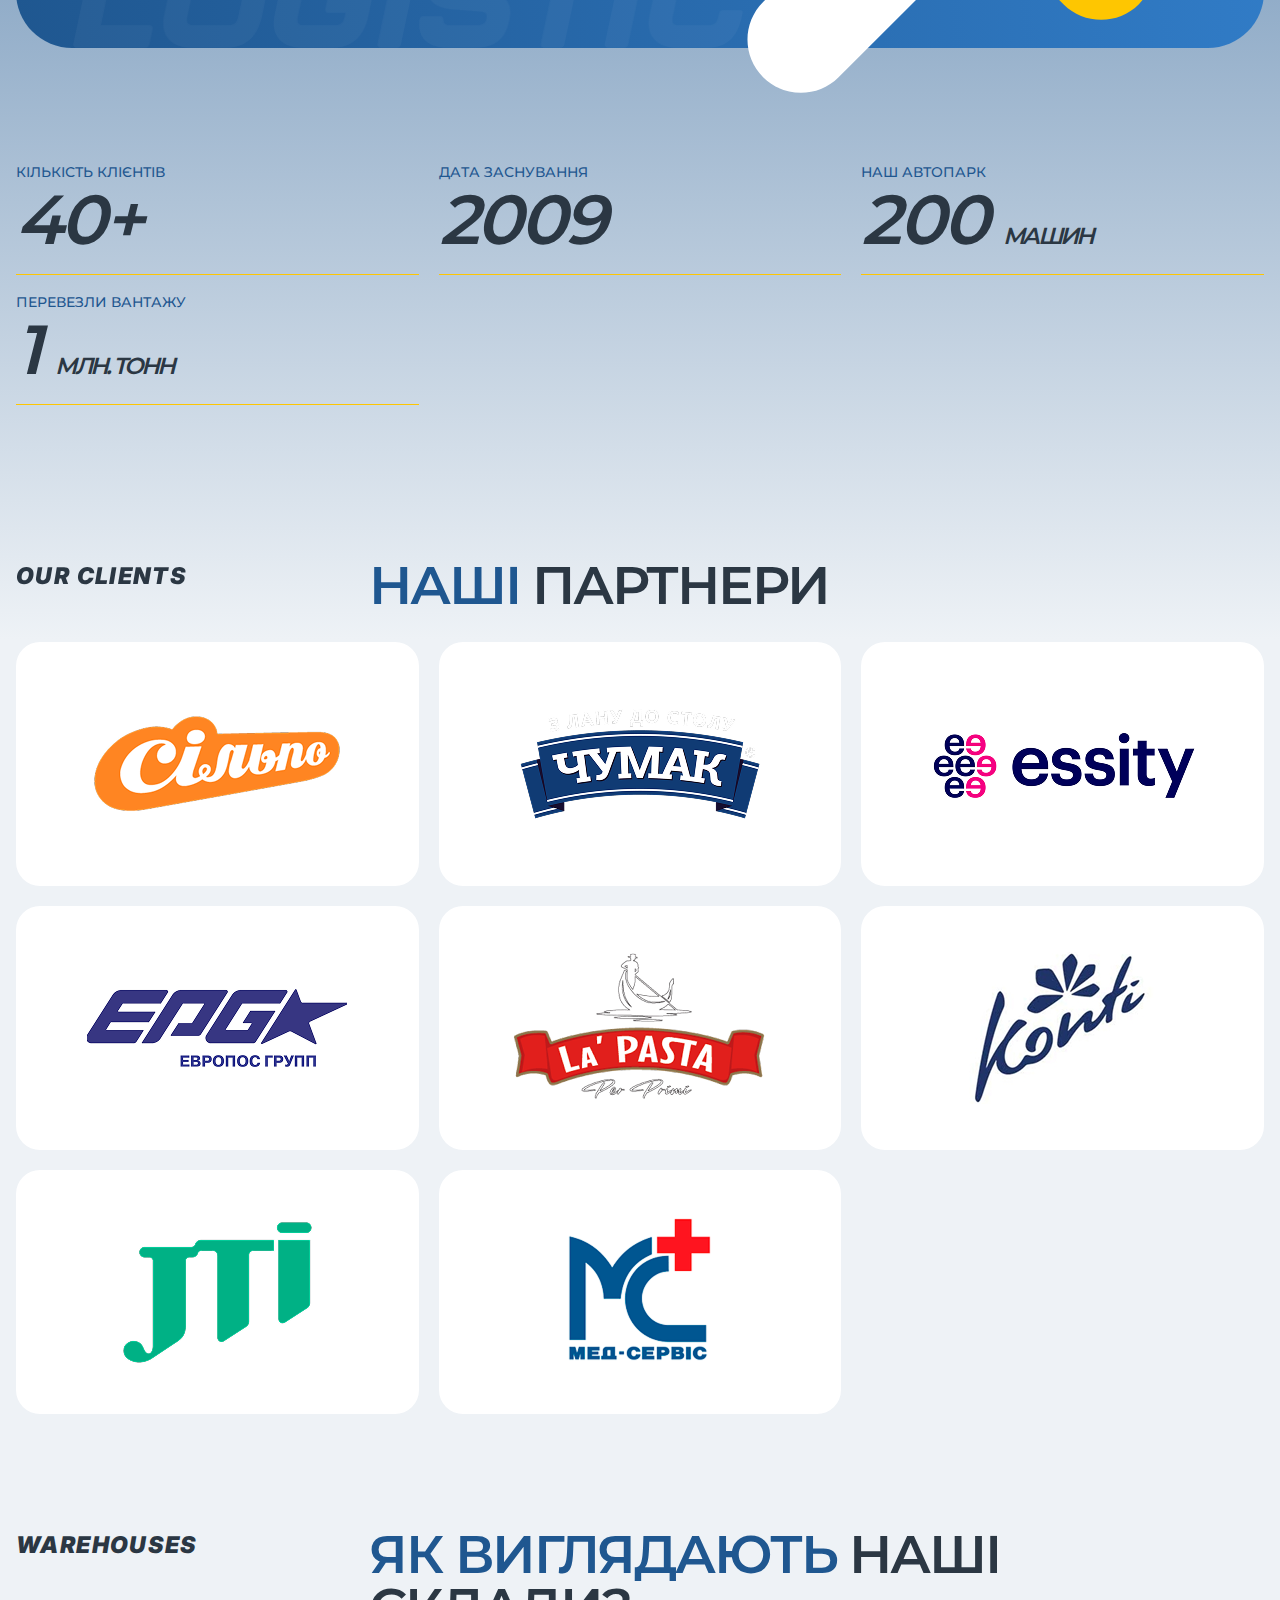
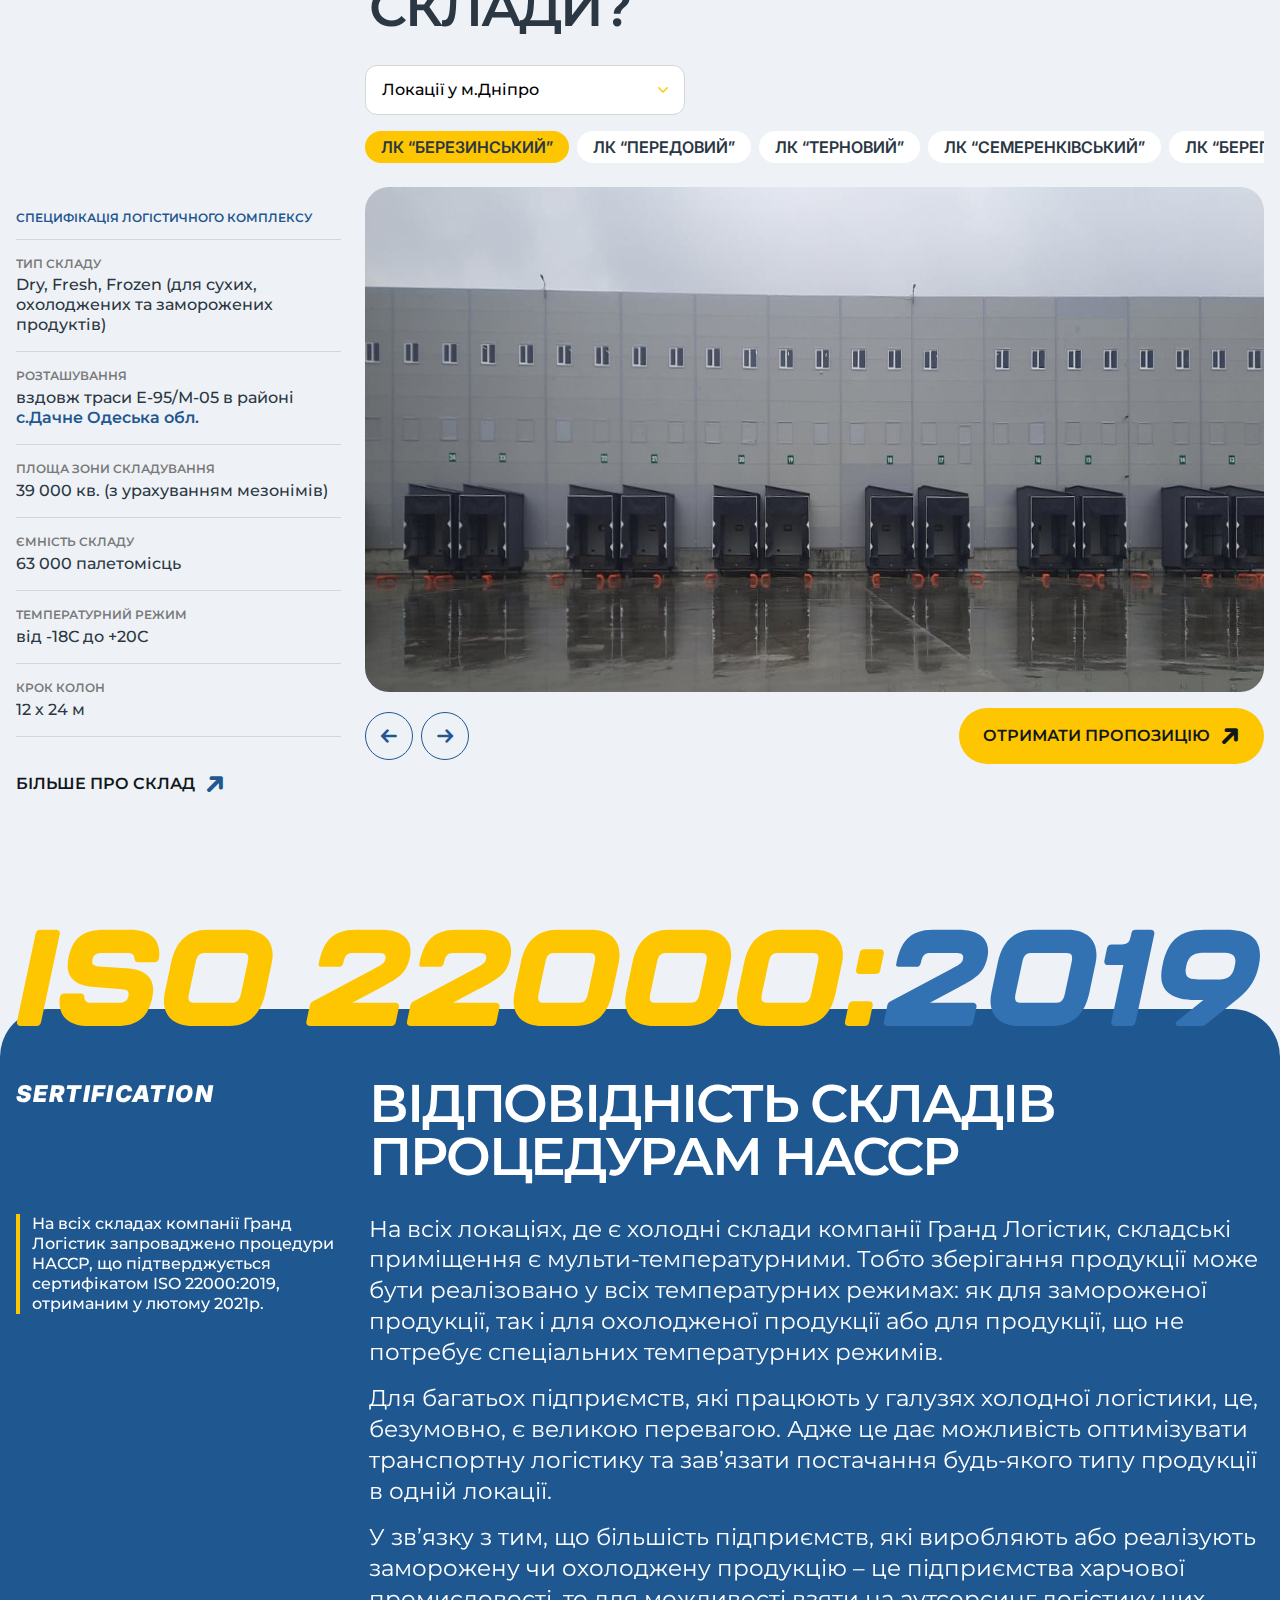
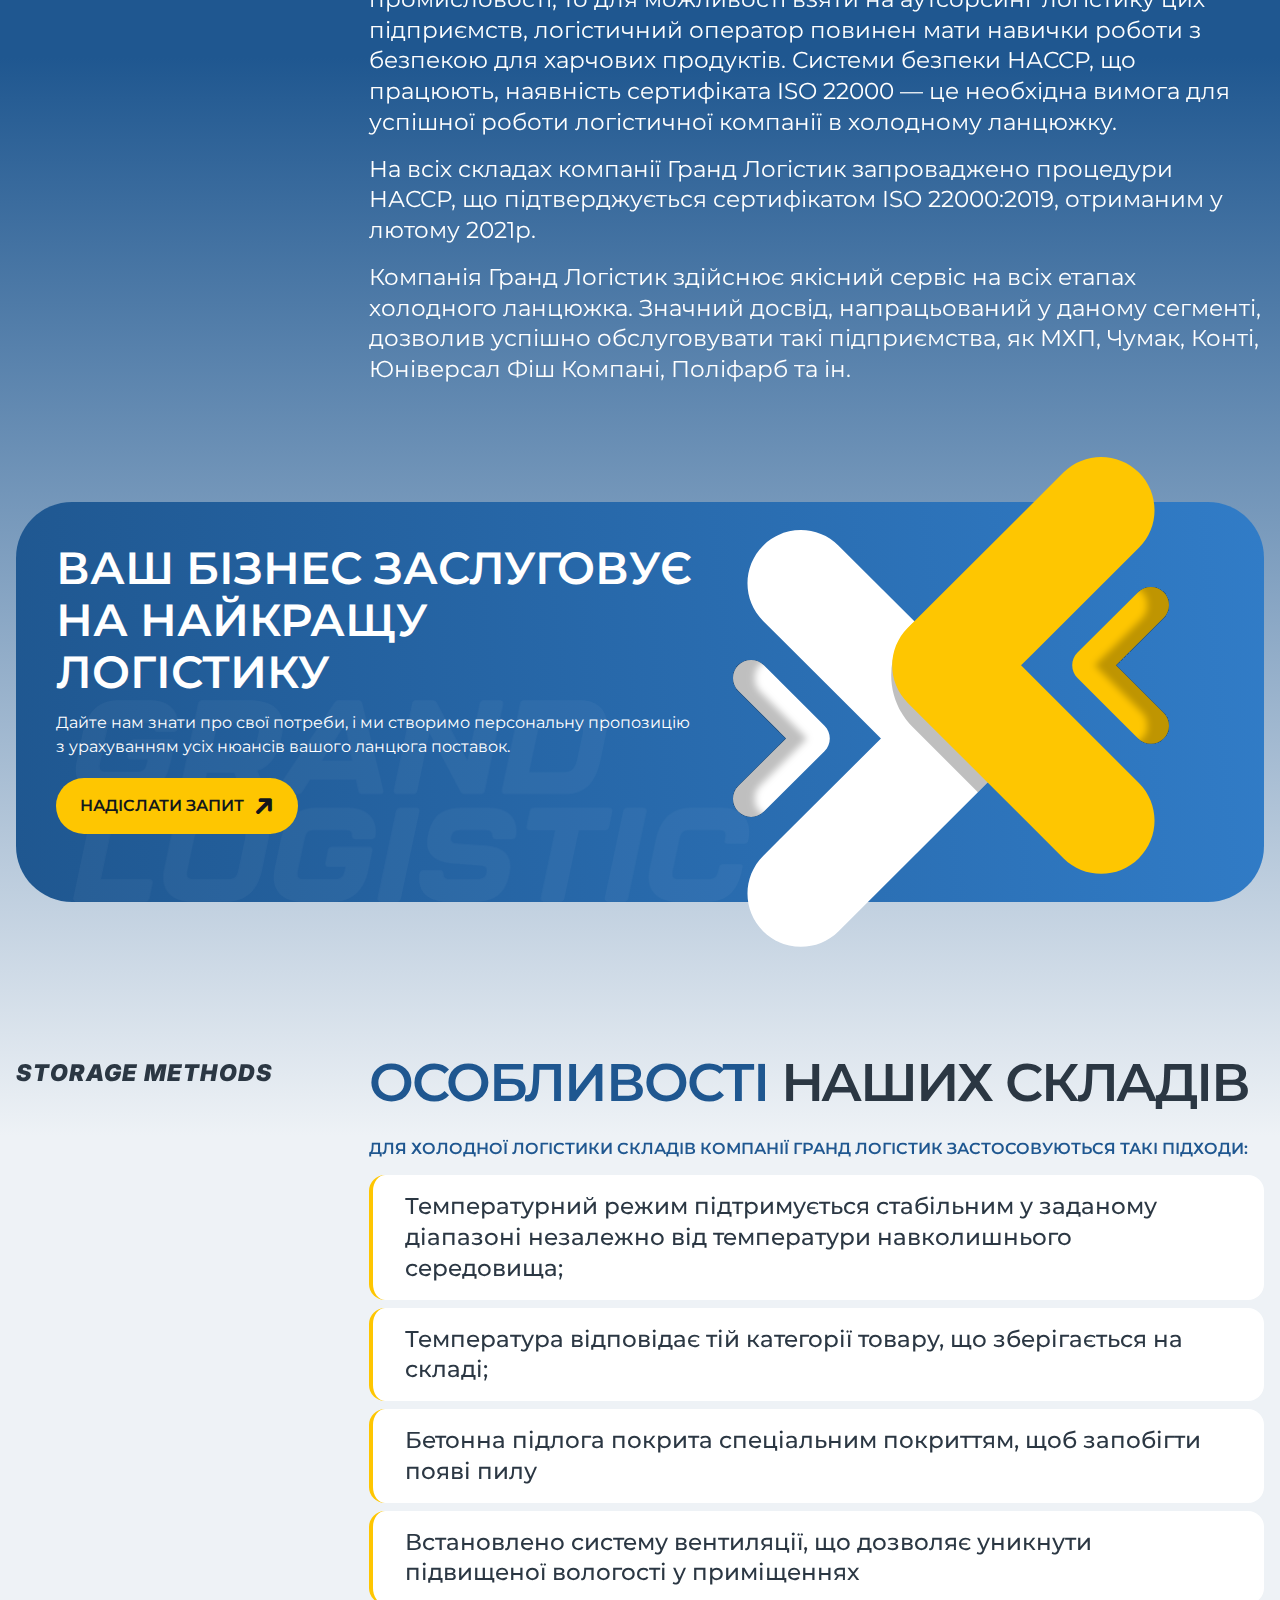
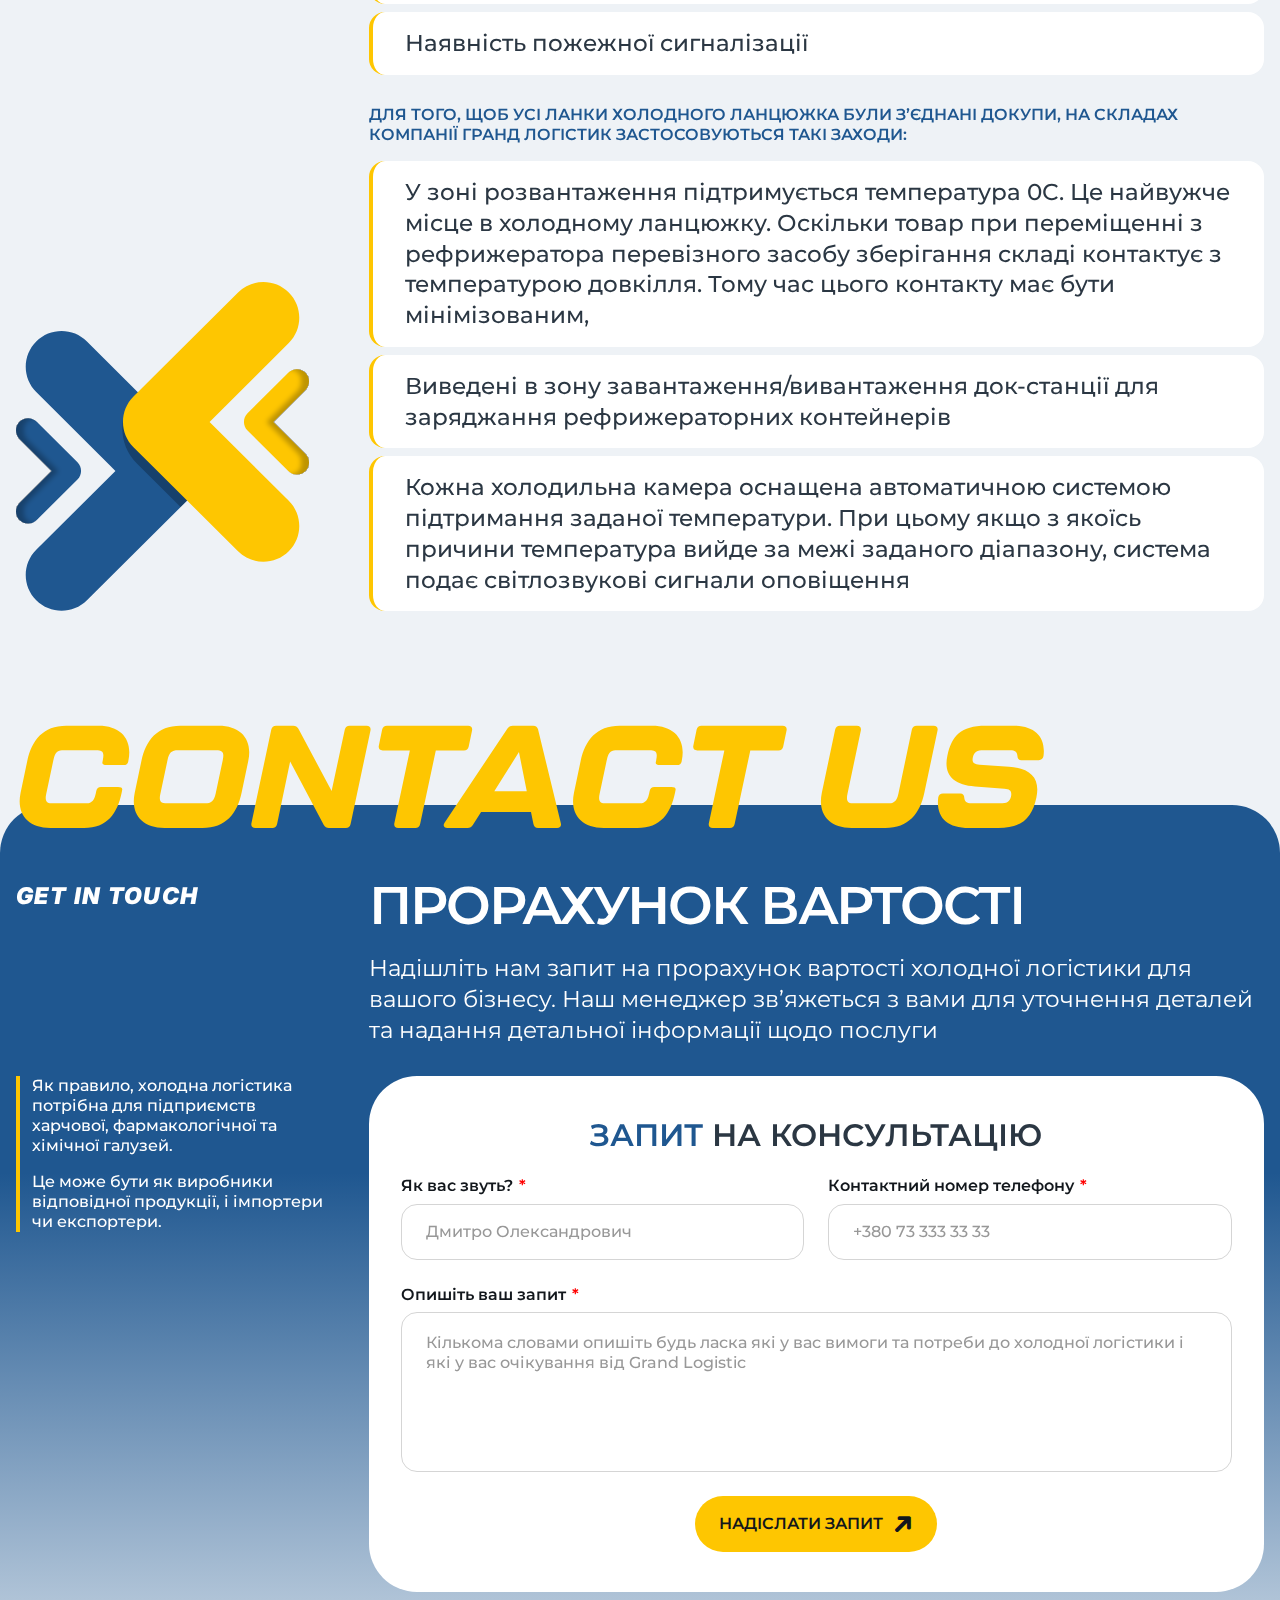
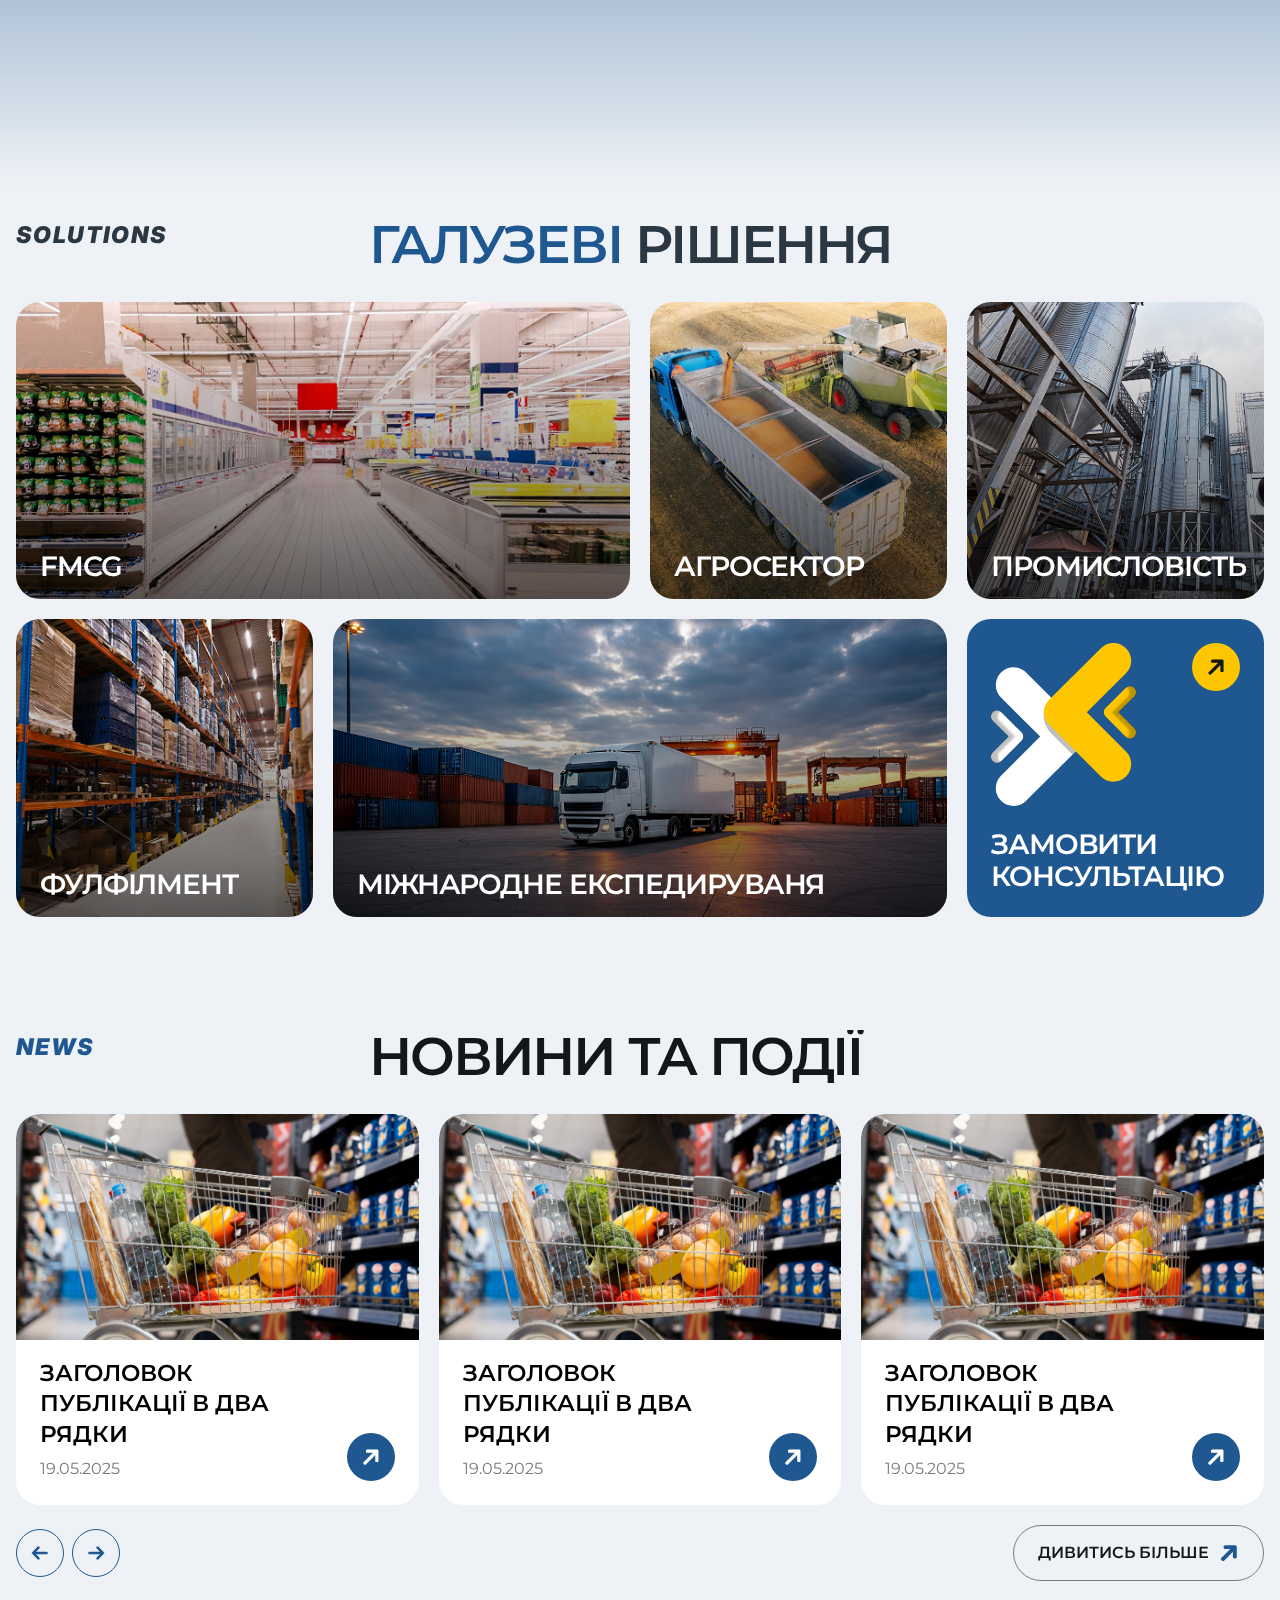
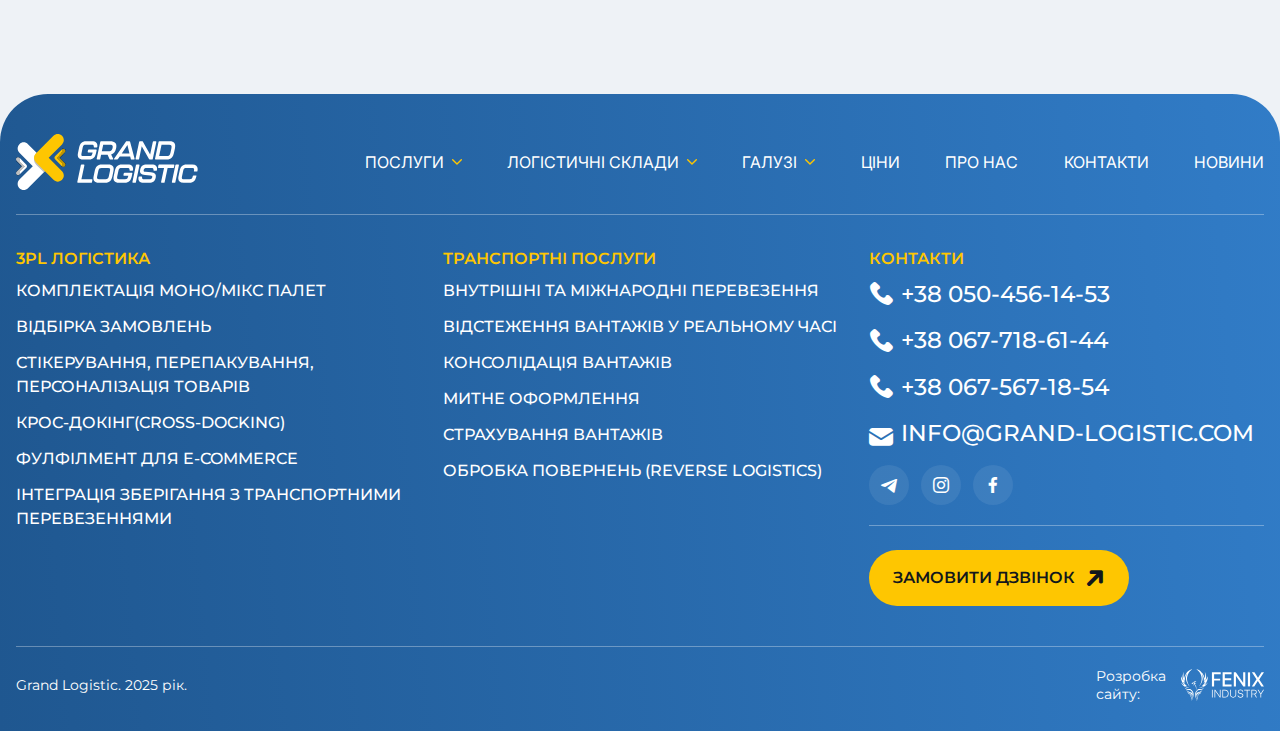
<file: service.html>
<!doctype html>
<html lang="en">
	<head>
		<meta charset="UTF-8">
		<meta name="viewport" content="width=device-width, initial-scale=1.0">
		<link rel="preload" href="./assets/fonts/Montserrat-SemiBold.woff2" as="font" type="font/woff2" crossorigin="anonymous">
		<link rel="preload" href="./assets/fonts/Montserrat-Regular.woff2" as="font" type="font/woff2" crossorigin="anonymous">
		<link rel="preload" href="./assets/fonts/Montserrat-Medium.woff2" as="font" type="font/woff2" crossorigin="anonymous">
		<link rel="preload" href="./assets/fonts/InterBlackItalic.woff2" as="font" type="font/woff2" crossorigin="anonymous">
		<link rel="preload" href="./assets/fonts/Inter-SemiBold.woff2" as="font" type="font/woff2" crossorigin="anonymous">
		<link rel="preload" href="./assets/fonts/Inter-Regular.woff2" as="font" type="font/woff2" crossorigin="anonymous">
		<link rel="shortcut icon" href="./assets/img/favicon.ico">
		<title>Service Page</title>
		<script type="module" crossorigin="" src="./js/app.min.js?v=1759931729486"></script>
		<link rel="stylesheet" crossorigin="" href="./css/app.min.css?v=1759931729486">
	</head>
	<body>
		<div class="wrapper">
			<header data-fls-header="" class="header" data-fls-header-scroll="" data-fls-header-scroll-show="">
				<div class="header__container">
					<a href="/grant-logistic" class="header__logo">
						<img src="./assets/img/logo.svg" alt="grand logistic logo">
					</a>
					<div class="header__menu menu">
						<nav class="menu__nav">
							<ul class="menu-list" data-menu-spollers="992,max" data-menu-speed="400" data-menu-one="">
								<li>
									<a class="js-has-sub" href="listing.html">Послуги</a>
									<ul class="sub-list">
										<li>
											<a href="service.html">Складська логістика</a>
										</li>
										<li>
											<a href="service.html">Транспортна логістика</a>
										</li>
										<li>
											<a href="service.html">Логістика холодового ланцюга</a>
										</li>
									</ul>
								</li>
								<li>
									<a class="js-has-sub" href="#">Логістичні склади</a>
									<ul class="sub-list">
										<li>
											<a href="#">Логістичні склади 1</a>
										</li>
										<li>
											<a href="#">Логістичні склади 2</a>
										</li>
										<li>
											<a href="#">Логістичні склади 3</a>
										</li>
									</ul>
								</li>
								<li>
									<a class="js-has-sub" href="#">Галузі</a>
									<ul class="sub-list">
										<li>
											<a href="#">FMCG</a>
										</li>
										<li>
											<a href="#">Агросектор</a>
										</li>
										<li>
											<a href="#">Промисловість</a>
										</li>
										<li>
											<a href="#">фулфілмент</a>
										</li>
										<li>
											<a href="#">Міжнародне експедируваня</a>
										</li>
									</ul>
								</li>
								<li>
									<a href="price.html">Ціни</a>
								</li>
								<li>
									<a href="about-us.html">Про нас</a>
								</li>
								<li>
									<a href="contacts.html">Контакти</a>
								</li>
								<li>
									<a href="blog.html">Новини</a>
								</li>
							</ul>
						</nav>
						<div class="menu__phone phone">
							<div class="phone__body">
								<a href="tel:+380677186144" class="phone__main --icon-phone">+38 067-718-61-44</a>
								<div class="phone__dropdown">
									<ul>
										<li>
											<a href="tel:+380504561453">+38 050-456-14-53</a>
										</li>
										<li>
											<a href="tel:+380677186144">+38 067-718-61-44</a>
										</li>
										<li>
											<a href="tel:+380675671854">+38 067-567-18-54</a>
										</li>
									</ul>
								</div>
							</div>
						</div>
					</div>
					<button type="button" data-fls-menu="" class="menu__icon icon-menu">
						<span></span>
					</button>
					<!-- <include src="@components/layout/menu/menu.html" locals='{"active":"Service"}'></include> -->
				</div>
			</header>
			<main class="page page--service">
				<section class="section banner">
					<div class="banner__container">
						<div class="banner__img">
							<picture>
								<img src="./assets/img/service.jpg" alt="banner track">
							</picture>
						</div>
						<div class="breadcrumbs">
							<div class="breadcrumbs__nav">
								<a class="breadcrumbs__link breadcrumbs__link--main" href="/grant-logistic">GRAND LOGISTIC</a>
								<a class="breadcrumbs__link" href="listing.html">Послуги grand logistic</a>
								<div class="breadcrumbs__link breadcrumbs__link--last">Логістика холодового ланцюга</div>
							</div>
						</div>
						<div class="banner__content">
							<h1 class="banner__title page-title">Логістика холодового ланцюга</h1>
							<div class="banner__row">
								<div class="banner__col">
									<div class="banner__text">
										<p>
											Ми допомагаємо розвивати бізнес, забезпечуючи швидку обробку замовлень і контроль якості
                                в умовах високої конкуренції
										</p>
									</div>
									<div class="banner__head">Послуга доступна:</div>
									<ul class="banner__list">
										<li class="banner__item">
											<span class="banner__link">м. Дніпро</span>
										</li>
										<li class="banner__item">
											<span class="banner__link">м. Київ</span>
										</li>
										<li class="banner__item">
											<span class="banner__link">м. Одеса</span>
										</li>
									</ul>
								</div>
								<div class="banner__col">
									<button class="btn btn-default --icon-arrow-rotate" data-fls-popup-link="popup-consultation" type="button">Отримати пропозицію</button>
								</div>
							</div>
						</div>
					</div>
				</section>
				<section class="section cold-logistics">
					<div class="cold-logistics__container">
						<div class="cold-logistics__top section-top">
							<div class="section-top__heading heading">Storage methods</div>
							<h2 class="section-top__title title">
								<span class="title-highlight">Про послугу</span>
								<br>
								холодної логістики
							</h2>
						</div>
						<div class="cold-logistics__grid">
							<div class="cold-logistics__img">
								<img src="./assets/img/cold01.jpg" alt="Image">
								<img src="./assets/img/cold02.jpg" alt="Image">
							</div>
							<div class="cold-logistics__content">
								<p>
									<strong>Холодна логістика</strong>
									— це певна область логістичних послуг, яка включає ланцюжок
                        поставок з контролем температури. Тобто і
                        транспортування, і зберігання повинні здійснюватися з чітким контролем та моніторингом
                        температури товарів, що
                        перевозяться чи зберігаються.
								</p>
								<p>
									Ця область логістики, в якій як ні в якій іншій важливо саме комплексне надання логістичних
                        послуг: продукцію необхідно
                        доставити у безпечному температурному діапазоні від виробництва до кінцевого споживача.
								</p>
								<p>
									Для цього логістичний оператор повинен мати можливість організувати перевезення товару із заданою
                        температурою,
                        здійснити вантажно-розвантажувальні роботи у необхідному температурному діапазоні, забезпечити
                        тимчасове зберігання
                        товарів за потрібної температури, а також доставити цю продукцію до кінцевого споживача.
								</p>
							</div>
						</div>
					</div>
				</section>
				<section class="section logistic">
					<div class="logistic__container">
						<div class="logistic__decor">
							<img src="./assets/img/title-grant-logistic.svg" alt="grant-logistic">
						</div>
						<div class="logistic__top section-top">
							<div class="section-top__heading heading">What do we offer?</div>
							<h2 class="section-top__title title">Повний пакет послуг</h2>
						</div>
						<div class="logistic__grid block-grid">
							<div class="block-grid__col">
								<div class="block-grid__blockquote">
									<p>
										На всіх складах компанії Гранд Логістик запроваджено процедури
                            НАССР, що підтверджується сертифікатом ISO 22000:2019,
                            отриманим у лютому 2021р.
									</p>
								</div>
							</div>
							<div class="block-grid__col">
								<ul class="block-grid__groups">
									<li class="block-grid__group">
										Приймання на склад монопалет, збірних палет та коробів
										<span class="icon-body mod_yellow --icon-arrow-rotate" aria-label="icon link"></span>
									</li>
									<li class="block-grid__group">
										Ідентифікація прийнятої продукції(товарів) та визначення її стану і статусу
										<span class="icon-body mod_yellow --icon-arrow-rotate" aria-label="icon link"></span>
									</li>
									<li class="block-grid__group">
										Виявлення та сортування браку
										<span class="icon-body mod_yellow --icon-arrow-rotate" aria-label="icon link"></span>
									</li>
									<li class="block-grid__group">
										Дотримання температурного режиму зберігання товарів
										<span class="icon-body mod_yellow --icon-arrow-rotate" aria-label="icon link"></span>
									</li>
									<li class="block-grid__group">
										Організація місць зберігання з урахуванням товарних груп, специфіки властивостей та статусу
                            товару
										<span class="icon-body mod_yellow --icon-arrow-rotate" aria-label="icon link"></span>
									</li>
									<li class="block-grid__group">
										Розміщення прийнятої продукції до місць зберігання, для бракованої продукції та продукції зі
                            зміненими властивостями,
                            розміщення у спеціальні зони браку та карантину
										<span class="icon-body mod_yellow --icon-arrow-rotate" aria-label="icon link"></span>
									</li>
									<li class="block-grid__group">
										Облік та сортування товарів за артикулами, партіями, датами виготовлення та ін., у т. ч. за
                            принципами FIFO, звітність
                            та адміністрування (на всіх наших складських локаціях застосовується інтегрована WMS-система
                            управління складськими
                            запасами «Qguar PRO»)
										<span class="icon-body mod_yellow --icon-arrow-rotate" aria-label="icon link"></span>
									</li>
								</ul>
							</div>
						</div>
						<blockquote class="blockquote">
							Як правило, холодна логістика потрібна для підприємств харчової, фармакологічної та хімічної галузей. Це
                може бути як
                виробники відповідної продукції, і імпортери чи експортери.
						</blockquote>
						<div class="send">
							<div class="send__body">
								<div class="send__content">
									<h2 class="send__title">Ваш бізнес заслуговує
                            на найкращу логістику</h2>
									<div class="send__text">
										<p>
											Дайте нам знати про свої потреби, і ми створимо персональну пропозицію з урахуванням усіх
                                нюансів вашого ланцюга
                                поставок.
										</p>
									</div>
									<button class="btn btn-default --icon-arrow-rotate" type="button" data-fls-popup-link="popup-consultation">Надіслати запит</button>
								</div>
								<div class="send__img">
									<img src="./assets/img/decor.svg" alt="logo">
								</div>
							</div>
						</div>
						<ul class="utp">
							<li class="utp__item utp-item">
								<div class="utp-item__heading">кількість клієнтів</div>
								<div class="utp-item__value">40+</div>
							</li>
							<li class="utp__item utp-item">
								<div class="utp-item__heading">Дата заснування</div>
								<div class="utp-item__value">2009</div>
							</li>
							<li class="utp__item utp-item">
								<div class="utp-item__heading">наш автопарк</div>
								<div class="utp-item__value">
									200
									<span>машин</span>
								</div>
							</li>
							<li class="utp__item utp-item">
								<div class="utp-item__heading">Перевезли вантажу</div>
								<div class="utp-item__value">
									1
									<span>млн. тонн</span>
								</div>
							</li>
						</ul>
					</div>
				</section>
				<section class="section clients">
					<div class="clients__container">
						<div class="clients__top section-top">
							<div class="section-top__heading heading">Our clients</div>
							<h2 class="section-top__title title">
								<span class="title-highlight">Наші</span>
								партнери
							</h2>
						</div>
						<ul class="clients__list">
							<li class="clients__item">
								<img src="./assets/img/clients01.png" alt="client logo">
							</li>
							<li class="clients__item">
								<img src="./assets/img/clients02.png" alt="client logo">
							</li>
							<li class="clients__item">
								<img src="./assets/img/clients03.png" alt="client logo">
							</li>
							<li class="clients__item">
								<img src="./assets/img/clients04.png" alt="client logo">
							</li>
							<li class="clients__item">
								<img src="./assets/img/clients05.png" alt="client logo">
							</li>
							<li class="clients__item">
								<img src="./assets/img/clients06.png" alt="client logo">
							</li>
							<li class="clients__item">
								<img src="./assets/img/clients07.png" alt="client logo">
							</li>
							<li class="clients__item">
								<img src="./assets/img/clients08.png" alt="client logo">
							</li>
						</ul>
					</div>
				</section>
				<section class="section warehouses">
					<div class="warehouses__container">
						<div class="warehouses__top section-top">
							<div class="section-top__heading heading">warehouseS</div>
							<h2 class="section-top__title title">
								<span class="title-highlight">як виглядають</span>
								наші склади?
							</h2>
						</div>
						<div class="warehouses__select">
							<select data-fls-select="" name="form[]" data-fls-select-modif="form">
								<option value="1" selected>Локації у м.Дніпро</option>
								<option value="2">Локації у м.Київ</option>
								<option value="3">Локації у м.Львів</option>
								<option value="4">Локації у м.Ужгород</option>
							</select>
						</div>
						<div data-fls-tabs="" class="warehouses__tabs">
							<div class="warehouses__tab-nav">
								<nav data-fls-tabs-titles="" class="warehouses__navigation">
									<button type="button" class="warehouses__tab --tab-active">ЛК “Березинський”</button>
									<button type="button" class="warehouses__tab">ЛК “Передовий”</button>
									<button type="button" class="warehouses__tab">ЛК “Терновий”</button>
									<button type="button" class="warehouses__tab">ЛК “семеренківський”</button>
									<button type="button" class="warehouses__tab">ЛК “береговий”</button>
								</nav>
							</div>
							<div data-fls-tabs-body="" class="warehouses__inner">
								<div class="warehouses__body">
									<div class="warehouses__grid">
										<div class="warehouses__content">
											<h3 class="warehouses__heading">Специфікація логістичного комплексу</h3>
											<ul class="warehouses__list">
												<li class="warehouses__item">
													<div class="key">Тип складу</div>
													<div class="value">
														Dry, Fresh, Frozen (для сухих, охолоджених та заморожених
                                            продуктів)
													</div>
												</li>
												<li class="warehouses__item">
													<div class="key">Розташування</div>
													<div class="value">
														вздовж траси Е-95/М-05 в районі
														<a href="https://www.google.com/maps?q=м.+Дніпро,+вул.+Березинська,+80" target="_blank" rel="noopener">с.Дачне Одеська обл.</a>
													</div>
												</li>
												<li class="warehouses__item">
													<div class="key">Площа зони складування</div>
													<div class="value">
														39 000 кв.
														<span>(з урахуванням мезонімів)</span>
													</div>
												</li>
												<li class="warehouses__item">
													<div class="key">Ємність складу</div>
													<div class="value">63 000 палетомісць</div>
												</li>
												<li class="warehouses__item">
													<div class="key">Температурний режим</div>
													<div class="value">від -18С до +20С</div>
												</li>
												<li class="warehouses__item">
													<div class="key">Крок колон</div>
													<div class="value">12 х 24 м</div>
												</li>
											</ul>
											<a class="btn btn-transparent --icon-arrow-rotate" href="#">Більше про склад</a>
										</div>
										<div data-fls-slider="" class="warehouses__slider swiper">
											<div class="warehouses__wrapper swiper-wrapper">
												<div class="warehouses__slide swiper-slide">
													<img src="./assets/img/warehouses.jpg" alt="warehouses">
												</div>
												<div class="warehouses__slide swiper-slide">
													<img src="./assets/img/warehouses.jpg" alt="warehouses">
												</div>
											</div>
											<div class="warehouses__bottom">
												<div class="swiper-nav">
													<button class="swiper-button-prev --icon-arrow-rotate" type="button" aria-label="btn slider prev"></button>
													<button class="swiper-button-next --icon-arrow-rotate" type="button" aria-label="btn slider next"></button>
												</div>
												<div class="swiper-pagination" aria-label="pagination slider"></div>
												<button class="btn btn-default --icon-arrow-rotate" type="button" data-fls-popup-link="popup-consultation">Отримати пропозицію</button>
											</div>
										</div>
									</div>
								</div>
								<div class="warehouses__body">Вміст другого таба</div>
								<div class="warehouses__body">Вміст третього таба</div>
								<div class="warehouses__body">
									Lorem ipsum dolor sit amet consectetur adipisicing elit. Optio, asperiores enim. Iure odio,
                        fugit, et laudantium vitae ullam, corporis neque libero officia aliquam sed quibusdam possimus
                        rem quam deserunt! Minus.
								</div>
								<div class="warehouses__body">
									Lorem ipsum, dolor sit amet consectetur adipisicing elit. Facilis laborum voluptas iusto fugiat
                        quasi harum, at vel sit, corrupti qui quam omnis placeat eum id adipisci aliquam culpa eligendi
                        perferendis.
								</div>
							</div>
						</div>
					</div>
				</section>
				<section class="section logistic">
					<div class="logistic__container">
						<div class="logistic__decor">
							<img src="./assets/img/iso.svg" alt="iso">
						</div>
						<div class="logistic__top section-top">
							<div class="section-top__heading heading">SErtification</div>
							<h2 class="section-top__title title">Відповідність складів процедурам НАССР</h2>
						</div>
						<div class="logistic__grid block-grid">
							<div class="block-grid__col">
								<div class="block-grid__blockquote">
									На всіх складах компанії Гранд Логістик запроваджено процедури
                        НАССР, що підтверджується сертифікатом ISO 22000:2019,
                        отриманим у лютому 2021р.
								</div>
							</div>
							<div class="block-grid__col">
								<div class="block-grid__text">
									<p>
										На всіх локаціях, де є холодні склади компанії Гранд Логістик, складські приміщення є
                            мульти-температурними. Тобто
                            зберігання продукції може бути реалізовано у всіх температурних режимах: як для замороженої
                            продукції, так і для
                            охолодженої продукції або для продукції, що не потребує спеціальних температурних режимів.
									</p>
									<p>
										Для багатьох підприємств, які працюють у галузях холодної логістики, це, безумовно, є великою
                            перевагою. Адже це дає
                            можливість оптимізувати транспортну логістику та зав’язати постачання будь-якого типу
                            продукції в одній локації.
									</p>
									<p>
										У зв’язку з тим, що більшість підприємств, які виробляють або реалізують заморожену чи
                            охолоджену продукцію – це
                            підприємства харчової промисловості, то для можливості взяти на аутсорсинг логістику цих
                            підприємств, логістичний
                            оператор повинен мати навички роботи з безпекою для харчових продуктів. Системи безпеки
                            НАССР, що працюють, наявність
                            сертифіката ISO 22000 — це необхідна вимога для успішної роботи логістичної компанії в
                            холодному ланцюжку.
									</p>
									<p>
										На всіх складах компанії Гранд Логістик запроваджено процедури НАССР, що підтверджується
                            сертифікатом ISO 22000:2019,
                            отриманим у лютому 2021р.
									</p>
									<p>
										Компанія Гранд Логістик здійснює якісний сервіс на всіх етапах холодного ланцюжка. Значний
                            досвід, напрацьований у
                            даному сегменті, дозволив успішно обслуговувати такі підприємства, як МХП, Чумак, Конті,
                            Юніверсал Фіш Компані, Поліфарб
                            та ін.
									</p>
								</div>
							</div>
						</div>
						<div class="send">
							<div class="send__body">
								<div class="send__content">
									<h2 class="send__title">Ваш бізнес заслуговує
                            на найкращу логістику</h2>
									<div class="send__text">
										<p>
											Дайте нам знати про свої потреби, і ми створимо персональну пропозицію з урахуванням усіх
                                нюансів вашого ланцюга
                                поставок.
										</p>
									</div>
									<button class="btn btn-default --icon-arrow-rotate" type="button" data-fls-popup-link="popup-consultation">Надіслати запит</button>
								</div>
								<div class="send__img">
									<img src="./assets/img/decor.svg" alt="logo">
								</div>
							</div>
						</div>
					</div>
				</section>
				<section class="section storage">
					<div class="storage__container">
						<div class="storage__top section-top">
							<div class="section-top__heading heading">Storage methods</div>
							<h2 class="section-top__title title">
								<span class="title-highlight">особливості</span>
								наших складів
							</h2>
						</div>
						<div class="storage__grid">
							<div class="storage__decor">
								<img src="./assets/img/decor-color.svg" alt="decor logo">
							</div>
							<div class="storage__content">
								<h3 class="storage__heading">
									Для холодної логістики складів компанії Гранд Логістик застосовуються
                        такі підходи:
								</h3>
								<ul class="storage__list">
									<li class="storage__item">
										Температурний режим підтримується стабільним у заданому діапазоні незалежно від температури
                            навколишнього середовища;
									</li>
									<li class="storage__item">Температура відповідає тій категорії товару, що зберігається на складі;</li>
									<li class="storage__item">
										Бетонна підлога покрита спеціальним покриттям, щоб запобігти появі
                            пилу
									</li>
									<li class="storage__item">
										Встановлено систему вентиляції, що дозволяє уникнути підвищеної
                            вологості у приміщеннях
									</li>
									<li class="storage__item">Наявність пожежної сигналізації</li>
								</ul>
								<h3 class="storage__heading">
									Для того, щоб усі ланки холодного ланцюжка були з’єднані докупи, на
                        складах компанії Гранд Логістик застосовуються такі
                        заходи:
								</h3>
								<ul class="storage__list">
									<li class="storage__item">
										У зоні розвантаження підтримується температура 0С. Це найвужче місце в
                            холодному ланцюжку. Оскільки товар при
                            переміщенні з рефрижератора перевізного засобу зберігання складі контактує з температурою
                            довкілля. Тому час цього
                            контакту має бути мінімізованим,
									</li>
									<li class="storage__item">
										Виведені в зону завантаження/вивантаження док-станції для заряджання
                            рефрижераторних контейнерів
									</li>
									<li class="storage__item">
										Кожна холодильна камера оснащена автоматичною системою підтримання
                            заданої температури. При цьому якщо з якоїсь причини
                            температура вийде за межі заданого діапазону, система подає світлозвукові сигнали оповіщення
									</li>
								</ul>
							</div>
						</div>
					</div>
				</section>
				<section class="section miscalculation">
					<div class="miscalculation__container">
						<div class="miscalculation__decor">
							<img src="./assets/img/title-contact-us.svg" alt="iso">
						</div>
						<div class="miscalculation__top section-top">
							<div class="section-top__heading heading">Get in touch</div>
							<div class="section-top__box">
								<h2 class="section-top__title title">Прорахунок вартості</h2>
								<div class="section-top__text">
									<p>
										Надішліть нам запит на прорахунок вартості холодної логістики для вашого бізнесу. Наш
                            менеджер зв’яжеться з вами для
                            уточнення деталей та надання детальної інформації щодо послуги
									</p>
								</div>
							</div>
						</div>
						<div class="miscalculation__grid block-grid">
							<div class="block-grid__col">
								<div class="block-grid__blockquote">
									<p>
										Як правило, холодна логістика потрібна для підприємств харчової, фармакологічної та хімічної
                            галузей.
									</p>
									<p>Це може бути як виробники відповідної продукції, і імпортери чи експортери.</p>
								</div>
							</div>
							<div class="block-grid__col">
								<form class="form" action="#">
									<h3 class="form__title">
										<span class="title-highlight">Запит</span>
										на консультацію
									</h3>
									<div class="form__row">
										<div class="form__group form-group">
											<label for="name">
												Як вас звуть?
												<span class="required">*</span>
											</label>
											<input id="name" type="text" name="form-name" placeholder="Дмитро Олександрович" class="input" required>
										</div>
										<div class="form__group form-group">
											<label for="phone">
												Контактний номер телефону
												<span class="required">*</span>
											</label>
											<input id="phone" type="number" name="form-phone" placeholder="+380 73 333 33 33" class="input" required>
										</div>
									</div>
									<div class="form__group form-group">
										<label for="message">
											Опишіть ваш запит
											<span class="required">*</span>
										</label>
										<textarea name="form-message" id="message" class="input" placeholder="Кількома словами опишіть будь ласка які у вас вимоги та потреби до холодної логістики і які у вас очікування від Grand Logistic" required></textarea>
									</div>
									<button class="form__btn btn btn-default --icon-arrow-rotate" type="submit">Надіслати
                            запит</button>
								</form>
							</div>
						</div>
					</div>
				</section>
				<section class="section solutions">
					<div class="solutions__container">
						<div class="solutions__top section-top">
							<div class="section-top__heading heading">SOLUTIONS</div>
							<h2 class="section-top__title title">
								<span class="title-highlight">Галузеві</span>
								рішення
							</h2>
						</div>
						<ul class="solutions__list">
							<li class="solutions__item item-solution">
								<a href="#" class="item-solution__link">
									<div class="item-solution__img">
										<img src="./assets/img/solutions01.jpg" alt="FMCG">
									</div>
									<div class="item-solution__content">
										<div class="item-solution__title">FMCG</div>
										<div class="item-solution__body">
											<div class="item-solution__text">
												Швидка логістика товарів з високою обіговістю.
                                    Забезпечуємо
                                    контроль якості, швидку обробку замовлень та точність у
                                    роботі з рітейлом і e-commerce
											</div>
											<div class="item-solution__icon icon-body mod_yellow --icon-arrow-rotate" aria-label="icon link"></div>
										</div>
									</div>
								</a>
							</li>
							<li class="solutions__item item-solution">
								<a href="#" class="item-solution__link">
									<div class="item-solution__img">
										<img src="./assets/img/solutions02.jpg" alt="Агросектор">
									</div>
									<div class="item-solution__content">
										<div class="item-solution__title">Агросектор</div>
										<div class="item-solution__body">
											<div class="item-solution__text">
												Lorem ipsum dolor sit amet consectetur, adipisicing
                                    elit.
                                    Accusantium numquam dolor laudantium, eveniet quis quae saepe ipsa. Eum quas minima
                                    ipsa
                                    obcaecati, doloribus quos voluptate sint alias similique totam harum.
											</div>
											<div class="item-solution__icon icon-body mod_yellow --icon-arrow-rotate" aria-label="icon link"></div>
										</div>
									</div>
								</a>
							</li>
							<li class="solutions__item item-solution">
								<a href="#" class="item-solution__link">
									<div class="item-solution__img">
										<img src="./assets/img/solutions03.jpg" alt="Промисловість">
									</div>
									<div class="item-solution__content">
										<div class="item-solution__title">Промисловість</div>
										<div class="item-solution__body">
											<div class="item-solution__text">
												Lorem ipsum dolor sit amet consectetur, adipisicing
                                    elit.
                                    Accusantium numquam dolor laudantium, eveniet quis quae saepe ipsa. Eum quas minima
                                    ipsa
                                    obcaecati, doloribus quos voluptate sint alias similique totam harum.
											</div>
											<div class="item-solution__icon icon-body mod_yellow --icon-arrow-rotate" aria-label="icon link"></div>
										</div>
									</div>
								</a>
							</li>
							<li class="solutions__item item-solution">
								<a href="#" class="item-solution__link">
									<div class="item-solution__img">
										<img src="./assets/img/solutions04.jpg" alt="фулфілмент">
									</div>
									<div class="item-solution__content">
										<div class="item-solution__title">фулфілмент</div>
										<div class="item-solution__body">
											<div class="item-solution__text">
												Lorem ipsum dolor sit amet consectetur, adipisicing
                                    elit.
                                    Accusantium numquam dolor laudantium, eveniet quis quae saepe ipsa. Eum quas minima
                                    ipsa
                                    obcaecati, doloribus quos voluptate sint alias similique totam harum.
											</div>
											<div class="item-solution__icon icon-body mod_yellow --icon-arrow-rotate" aria-label="icon link"></div>
										</div>
									</div>
								</a>
							</li>
							<li class="solutions__item item-solution">
								<a href="#" class="item-solution__link">
									<div class="item-solution__img">
										<img src="./assets/img/solutions05.jpg" alt="Міжнародне експедируваня">
									</div>
									<div class="item-solution__content">
										<div class="item-solution__title">Міжнародне експедируваня</div>
										<div class="item-solution__body">
											<div class="item-solution__text">
												Lorem ipsum dolor sit amet consectetur, adipisicing
                                    elit.
                                    Accusantium numquam dolor laudantium, eveniet quis quae saepe ipsa. Eum quas minima
                                    ipsa
                                    obcaecati, doloribus quos voluptate sint alias similique totam harum.
											</div>
											<div class="item-solution__icon icon-body mod_yellow --icon-arrow-rotate" aria-label="icon link"></div>
										</div>
									</div>
								</a>
							</li>
							<li class="solutions__item item-solution">
								<button class="item-solution__btn" type="button" data-fls-popup-link="popup-question">
									<span class="item-solution__decor">
										<img src="./assets/img/decor.svg" alt="decor">
									</span>
									<span class="item-solution__title">Замовити
                            консультацію</span>
									<span class="icon-body mod_yellow --icon-arrow-rotate" aria-label="icon link"></span>
								</button>
							</li>
						</ul>
					</div>
				</section>
				<section class="section news">
					<div class="news__container">
						<div class="news__top section-top">
							<div class="section-top__heading heading">News</div>
							<h2 class="section-top__title title">Новини та події</h2>
						</div>
						<div data-fls-slider="" class="news__slider swiper">
							<div class="news__wrapper swiper-wrapper">
								<div class="news__slide swiper-slide">
									<acticle class="news__cart cart-news">
										<a href="article.html" class="cart-news__img">
											<img src="./assets/img/news01.jpg" alt="news title">
										</a>
										<div class="cart-news__content">
											<div class="cart-news__body">
												<h3 class="cart-news__title">
													<a href="article.html">Заголовок публікації
                                            в два рядки</a>
												</h3>
												<div class="cart-news__date date">19.05.2025</div>
											</div>
											<a href="article.html" class="icon-body --icon-arrow-rotate" aria-label="icon link"></a>
										</div>
									</acticle>
								</div>
								<div class="news__slide swiper-slide">
									<acticle class="news__cart cart-news">
										<a href="article.html" class="cart-news__img">
											<img src="./assets/img/news01.jpg" alt="news title">
										</a>
										<div class="cart-news__content">
											<div class="cart-news__body">
												<h3 class="cart-news__title">
													<a href="article.html">Заголовок публікації
                                            в два рядки</a>
												</h3>
												<div class="cart-news__date date">19.05.2025</div>
											</div>
											<a href="article.html" class="icon-body --icon-arrow-rotate" aria-label="icon link"></a>
										</div>
									</acticle>
								</div>
								<div class="news__slide swiper-slide">
									<acticle class="news__cart cart-news">
										<a href="article.html" class="cart-news__img">
											<img src="./assets/img/news01.jpg" alt="news title">
										</a>
										<div class="cart-news__content">
											<div class="cart-news__body">
												<h3 class="cart-news__title">
													<a href="article.html">Заголовок публікації
                                            в два рядки</a>
												</h3>
												<div class="cart-news__date date">19.05.2025</div>
											</div>
											<a href="article.html" class="icon-body --icon-arrow-rotate" aria-label="icon link"></a>
										</div>
									</acticle>
								</div>
								<div class="news__slide swiper-slide">
									<acticle class="news__cart cart-news">
										<a href="article.html" class="cart-news__img">
											<img src="./assets/img/news01.jpg" alt="news title">
										</a>
										<div class="cart-news__content">
											<div class="cart-news__body">
												<h3 class="cart-news__title">
													<a href="article.html">Заголовок публікації
                                            в два рядки</a>
												</h3>
												<div class="cart-news__date date">19.05.2025</div>
											</div>
											<a href="article.html" class="icon-body --icon-arrow-rotate" aria-label="icon link"></a>
										</div>
									</acticle>
								</div>
							</div>
							<div class="news__bottom">
								<div class="swiper-nav">
									<button class="swiper-button-prev --icon-arrow-rotate" type="button" aria-label="btn slider prev"></button>
									<button class="swiper-button-next --icon-arrow-rotate" type="button" aria-label="btn slider next"></button>
								</div>
								<div class="swiper-pagination" aria-label="pagination slider"></div>
								<a href="blog.html" class="btn btn-border --icon-arrow-rotate">Дивитись більше</a>
							</div>
						</div>
					</div>
				</section>
			</main>
			<footer data-fls-footer="" class="footer">
				<div class="footer__container">
					<div class="footer__top">
						<a href="/grant-logistic" class="footer__logo">
							<img src="./assets/img/logo-white.svg" alt="logo">
						</a>
						<div class="footer__menu menu">
							<nav class="menu__nav">
								<ul data-menu-spollers="992,max" data-menu-speed="400" data-menu-one="">
									<li>
										<a class="js-has-sub" href="listing.html">Послуги</a>
										<ul class="sub-list">
											<li>
												<a href="service.html">Складська логістика</a>
											</li>
											<li>
												<a href="service.html">Транспортна логістика</a>
											</li>
											<li>
												<a href="service.html">Логістика холодового ланцюга</a>
											</li>
										</ul>
									</li>
									<li>
										<a class="js-has-sub" href="#">Логістичні склади</a>
										<ul class="sub-list">
											<li>
												<a href="#">Логістичні склади 1</a>
											</li>
											<li>
												<a href="#">Логістичні склади 2</a>
											</li>
											<li>
												<a href="#">Логістичні склади 3</a>
											</li>
										</ul>
									</li>
									<li>
										<a class="js-has-sub" href="#">Галузі</a>
										<ul class="sub-list">
											<li>
												<a href="#">FMCG</a>
											</li>
											<li>
												<a href="#">Агросектор</a>
											</li>
											<li>
												<a href="#">Промисловість</a>
											</li>
											<li>
												<a href="#">фулфілмент</a>
											</li>
											<li>
												<a href="#">Міжнародне експедируваня</a>
											</li>
										</ul>
									</li>
									<li>
										<a href="price.html">Ціни</a>
									</li>
									<li>
										<a href="about-us.html">Про нас</a>
									</li>
									<li>
										<a href="contacts.html">Контакти</a>
									</li>
									<li>
										<a href="blog.html">Новини</a>
									</li>
								</ul>
							</nav>
						</div>
					</div>
					<div class="footer__row">
						<div class="footer__col">
							<h2 class="footer__heading">3pl логістика</h2>
							<ul class="footer__list">
								<li>
									<a href="#">комплектація моно/мікс палет</a>
								</li>
								<li>
									<a href="#">відбірка замовлень</a>
								</li>
								<li>
									<a href="#">стікерування, перепакування,
							персоналізація товарів</a>
								</li>
								<li>
									<a href="#">крос-докінг(cross-docking)</a>
								</li>
								<li>
									<a href="#">фулфілмент для e-commerce</a>
								</li>
								<li>
									<a href="#">інтеграція зберігання
							з транспортними перевезеннями</a>
								</li>
							</ul>
						</div>
						<div class="footer__col">
							<h2 class="footer__heading">Транспортні послуги</h2>
							<ul class="footer__list">
								<li>
									<a href="#">внутрішні та міжнародні перевезення</a>
								</li>
								<li>
									<a href="#">відстеження вантажів у реальному часі</a>
								</li>
								<li>
									<a href="#">консолідація вантажів</a>
								</li>
								<li>
									<a href="#">митне оформлення</a>
								</li>
								<li>
									<a href="#">страхування вантажів</a>
								</li>
								<li>
									<a href="#">обробка повернень (reverse logistics)</a>
								</li>
							</ul>
						</div>
						<div class="footer__col">
							<h2 class="footer__heading">Контакти</h2>
							<ul class="footer__contacts">
								<li>
									<a class="--icon-phone" href="tel:+380504561453">+38 050-456-14-53</a>
								</li>
								<li>
									<a class="--icon-phone" href="tel:+380677186144">+38 067-718-61-44</a>
								</li>
								<li>
									<a class="--icon-phone" href="tel:+380675671854">+38 067-567-18-54</a>
								</li>
								<li>
									<a class="--icon-mail" href="mailto:info@grand-logistic.com">info@grand-logistic.com</a>
								</li>
							</ul>
							<div class="footer__social social">
								<a href="#" class="social__link --icon-telegram" aria-label="telegram"></a>
								<a href="#" class="social__link --icon-instagram" aria-label="instagram"></a>
								<a href="#" class="social__link --icon-facebook" aria-label="facebook"></a>
							</div>
							<button class="btn btn-default --icon-arrow-rotate" type="button" data-fls-popup-link="popup-question">Замовити дзвінок</button>
						</div>
					</div>
					<div class="footer__bottom">
						<div class="footer__copyright">Grand Logistic. 2025 рік.</div>
						<a href="https://fnx.com.ua/ua" target="_blank" class="fenix">
							Розробка
							<br>
							сайту:
							<img src="./assets/img/fenix-logo.svg" alt="fenix logo">
						</a>
					</div>
				</div>
			</footer>
		</div>
		<div data-fls-popup="popup-question" aria-hidden="true" class="popup">
			<div data-fls-popup-wrapper="" class="popup__wrapper">
				<div data-fls-popup-body="" class="popup__body">
					<button data-fls-popup-close="" type="button" class="popup__close" aria-label="btn close popup"></button>
					<div data-fls-popup-content="" class="popup__content">
						<h3 class="popup__title">
							<span class="title-highlight">є запитання?</span>
							Напишіть нам
						</h3>
						<form action="#" class="popup__form">
							<div class="popup__row">
								<div class="popup__group form-group">
									<label for="name">
										Як вас звуть?
										<span class="required">*</span>
									</label>
									<input id="name" type="text" name="form-name" placeholder="Як вас звуть?" class="input" required>
								</div>
								<div class="popup__group form-group">
									<label for="phone">
										Контактний номер телефону
										<span class="required">*</span>
									</label>
									<input id="phone" type="number" name="form-phone" placeholder="+380 73 333 33 33" class="input" required>
								</div>
							</div>
							<div class="popup__group form-group">
								<label for="message">
									Ваше запитання
									<span class="required">*</span>
								</label>
								<textarea name="form-message" id="message" class="input" placeholder="Будь ласка, напишіть ваше запитання тут" required></textarea>
							</div>
							<button class="popup__btn btn btn-default --icon-arrow-rotate" type="submit">Надіслати
						запитання</button>
						</form>
					</div>
				</div>
			</div>
		</div>
		<div data-fls-popup="popup-consultation" aria-hidden="true" class="popup">
			<div data-fls-popup-wrapper="" class="popup__wrapper">
				<div data-fls-popup-body="" class="popup__body">
					<button data-fls-popup-close="" type="button" class="popup__close" aria-label="btn close popup"></button>
					<div data-fls-popup-content="" class="popup__content">
						<h3 class="popup__title">
							<span class="title-highlight">Запит</span>
							на консультацію
						</h3>
						<div data-fls-tabs="" data-fls-tabs-animate="300" class="popup__tabs">
							<div class="popup__inner">
								<nav data-fls-tabs-titles="" class="popup__navigation">
									<button type="button" class="popup__tab --tab-active">Форма №1</button>
									<button type="button" class="popup__tab">Форма №2</button>
									<button type="button" class="popup__tab">Форма №3</button>
								</nav>
							</div>
							<div data-fls-tabs-body="" class="popup__content">
								<div class="popup__body">
									<form action="#" class="popup__form">
										<div class="popup__row">
											<div class="popup__group form-group">
												<label for="name">
													Як вас звуть?
													<span class="required">*</span>
												</label>
												<input id="name" type="text" name="form-name" placeholder="Як вас звуть?" class="input" required>
											</div>
											<div class="popup__group form-group">
												<label for="phone">
													Контактний номер телефону
													<span class="required">*</span>
												</label>
												<input id="phone" type="number" name="form-phone" placeholder="+380 73 333 33 33" class="input" required>
											</div>
										</div>
										<div class="popup__group form-group">
											<label for="message">
												Ваше запитання
												<span class="required">*</span>
											</label>
											<textarea name="form-message" id="message" class="input" placeholder="Будь ласка, напишіть ваше запитання тут" required></textarea>
										</div>
										<button class="popup__btn btn btn-default --icon-arrow-rotate" type="submit">Надіслати
									запитання</button>
									</form>
								</div>
								<div class="popup__body">
									<form action="#" class="popup__form">
										<div class="popup__row">
											<div class="popup__group form-group">
												<label for="name">
													Як вас звуть?
													<span class="required">*</span>
												</label>
												<input id="name" type="text" name="form-name" placeholder="Як вас звуть?" class="input" required>
											</div>
											<div class="popup__group form-group">
												<label for="phone">
													Контактний номер телефону
													<span class="required">*</span>
												</label>
												<input id="phone" type="number" name="form-phone" placeholder="+380 73 333 33 33" class="input" required>
											</div>
										</div>
										<div class="popup__group form-group">
											<label for="message">
												Ваше запитання
												<span class="required">*</span>
											</label>
											<textarea name="form-message" id="message" class="input" placeholder="Будь ласка, напишіть ваше запитання тут" required></textarea>
										</div>
										<button class="popup__btn btn btn-default --icon-arrow-rotate" type="submit">Надіслати
									запитання</button>
									</form>
								</div>
								<div class="popup__body">
									<form action="#" class="popup__form">
										<div class="popup__row">
											<div class="popup__group form-group">
												<label for="name">
													Як вас звуть?
													<span class="required">*</span>
												</label>
												<input id="name" type="text" name="form-name" placeholder="Як вас звуть?" class="input" required>
											</div>
											<div class="popup__group form-group">
												<label for="phone">
													Контактний номер телефону
													<span class="required">*</span>
												</label>
												<input id="phone" type="number" name="form-phone" placeholder="+380 73 333 33 33" class="input" required>
											</div>
										</div>
										<div class="popup__group form-group">
											<label for="message">
												Ваше запитання
												<span class="required">*</span>
											</label>
											<textarea name="form-message" id="message" class="input" placeholder="Будь ласка, напишіть ваше запитання тут" required></textarea>
										</div>
										<button class="popup__btn btn btn-default --icon-arrow-rotate" type="submit">Надіслати
									запитання</button>
									</form>
								</div>
							</div>
						</div>
					</div>
				</div>
			</div>
		</div>
	</body>
</html>
</file>
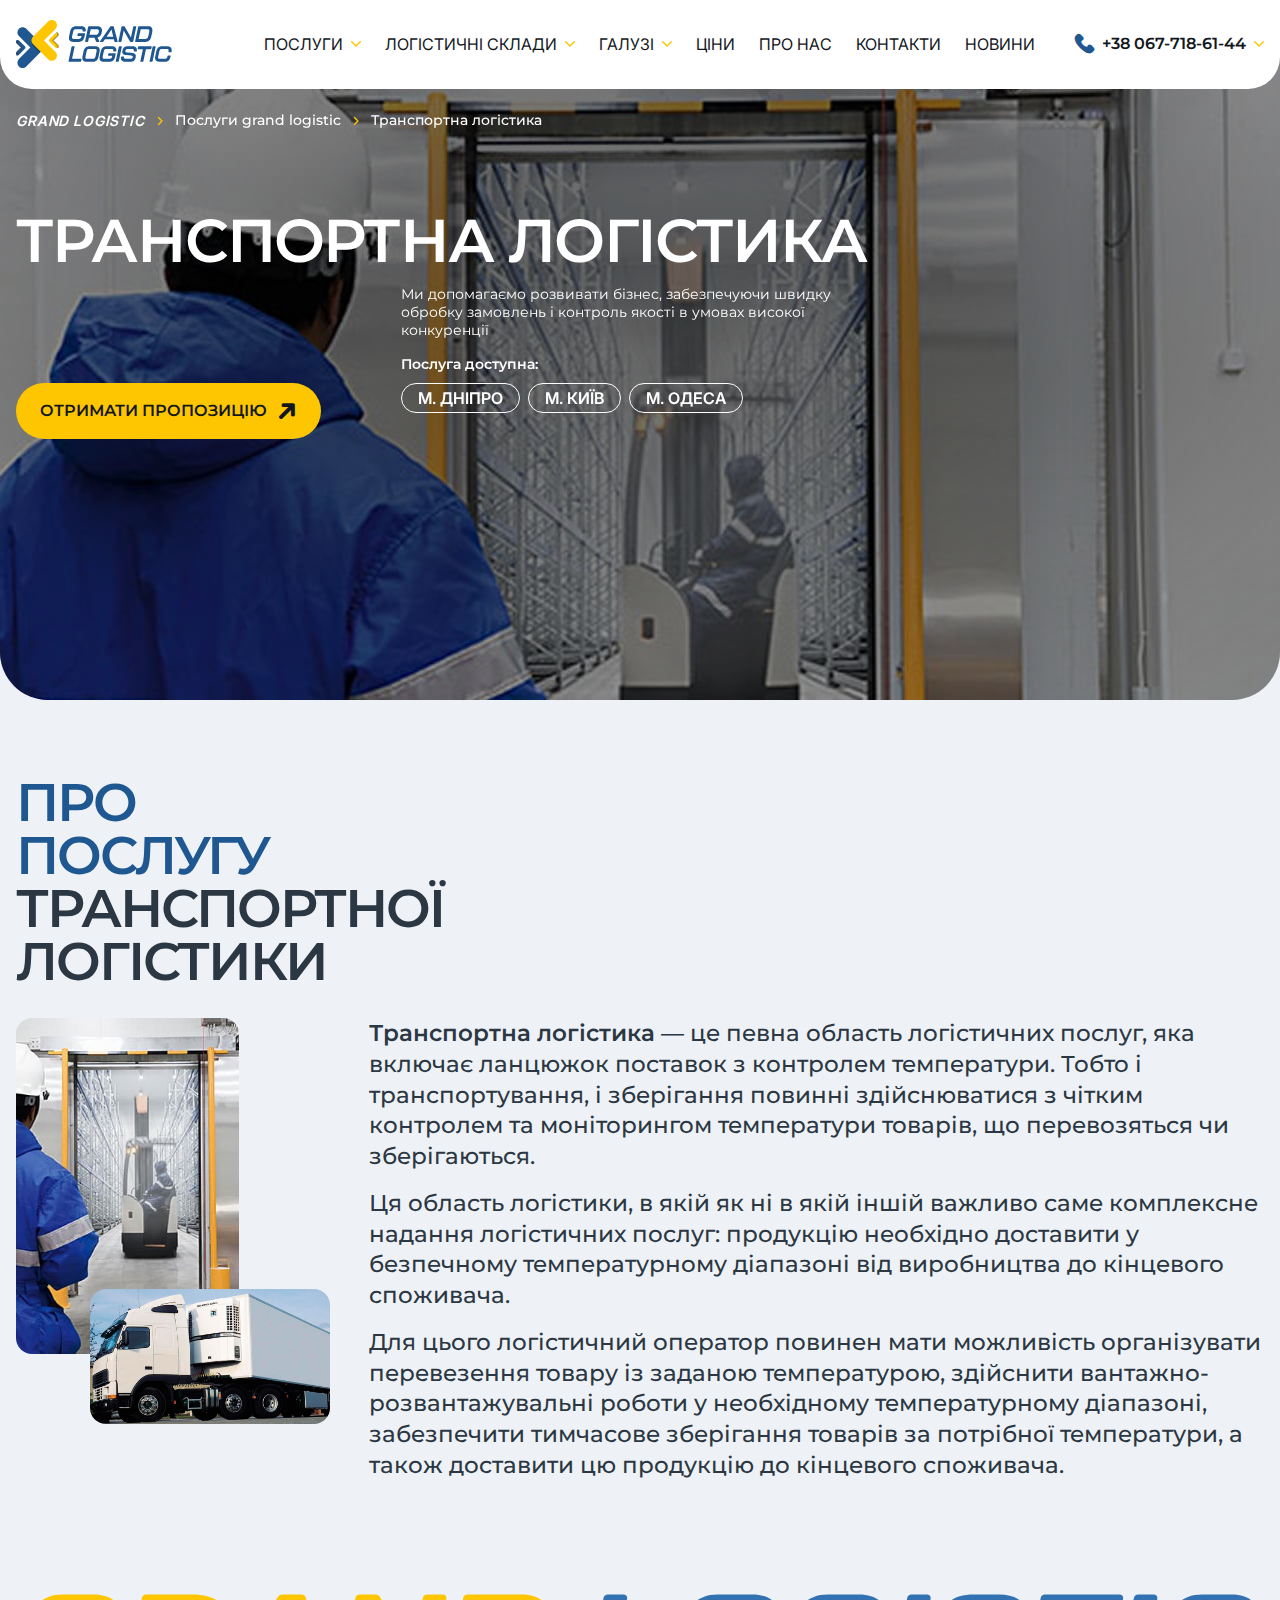
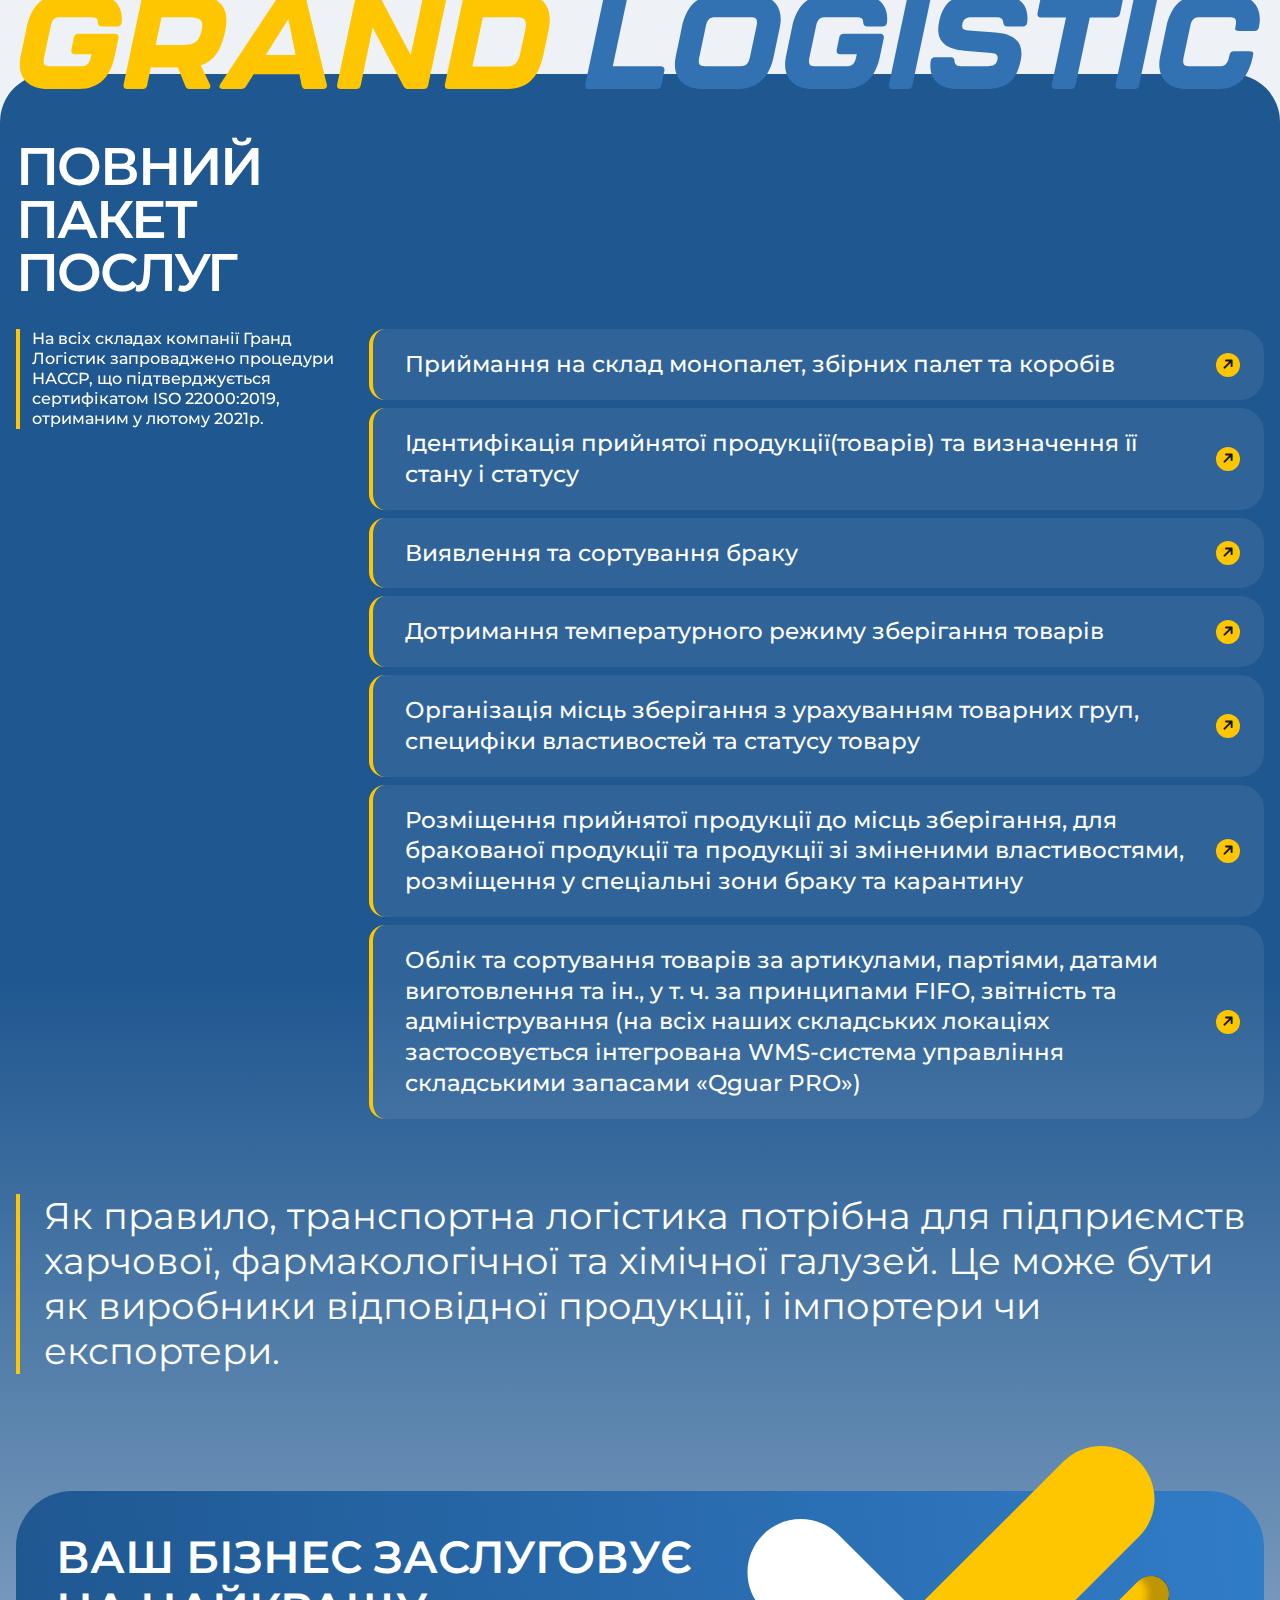
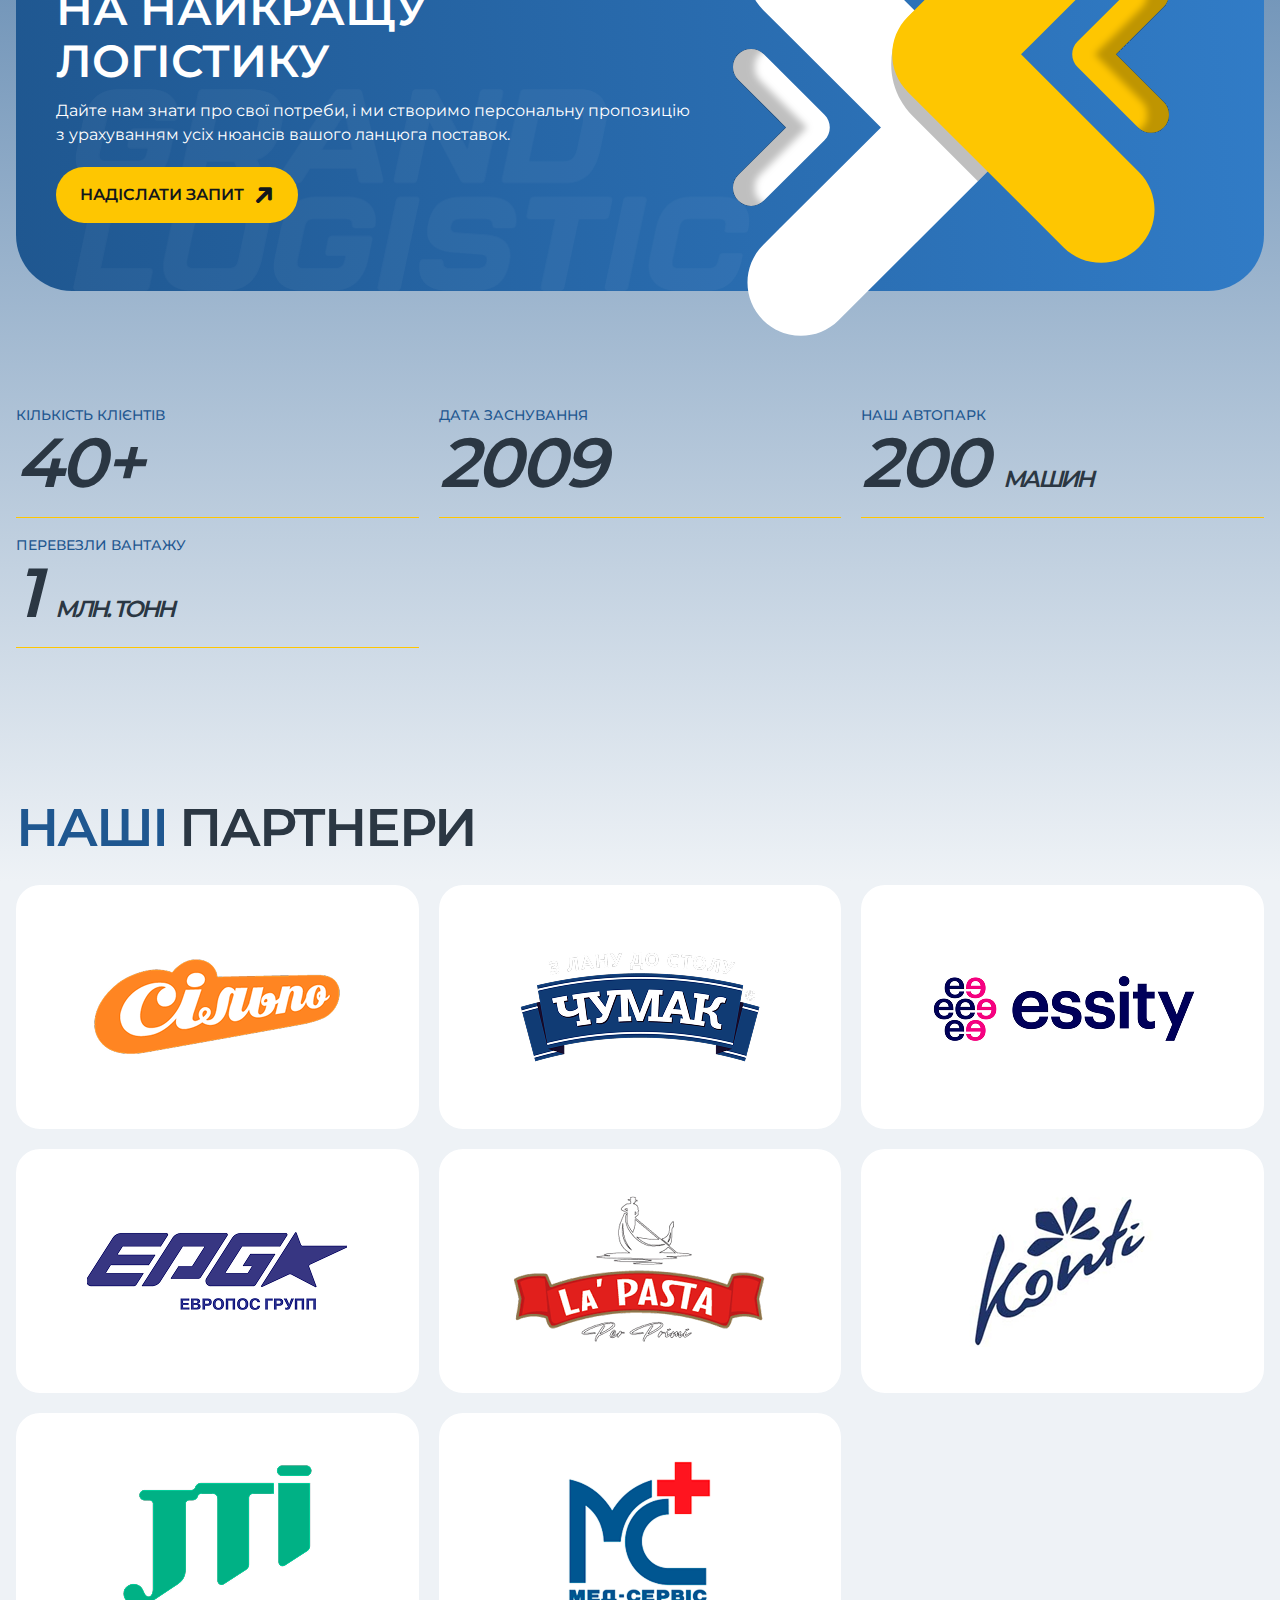
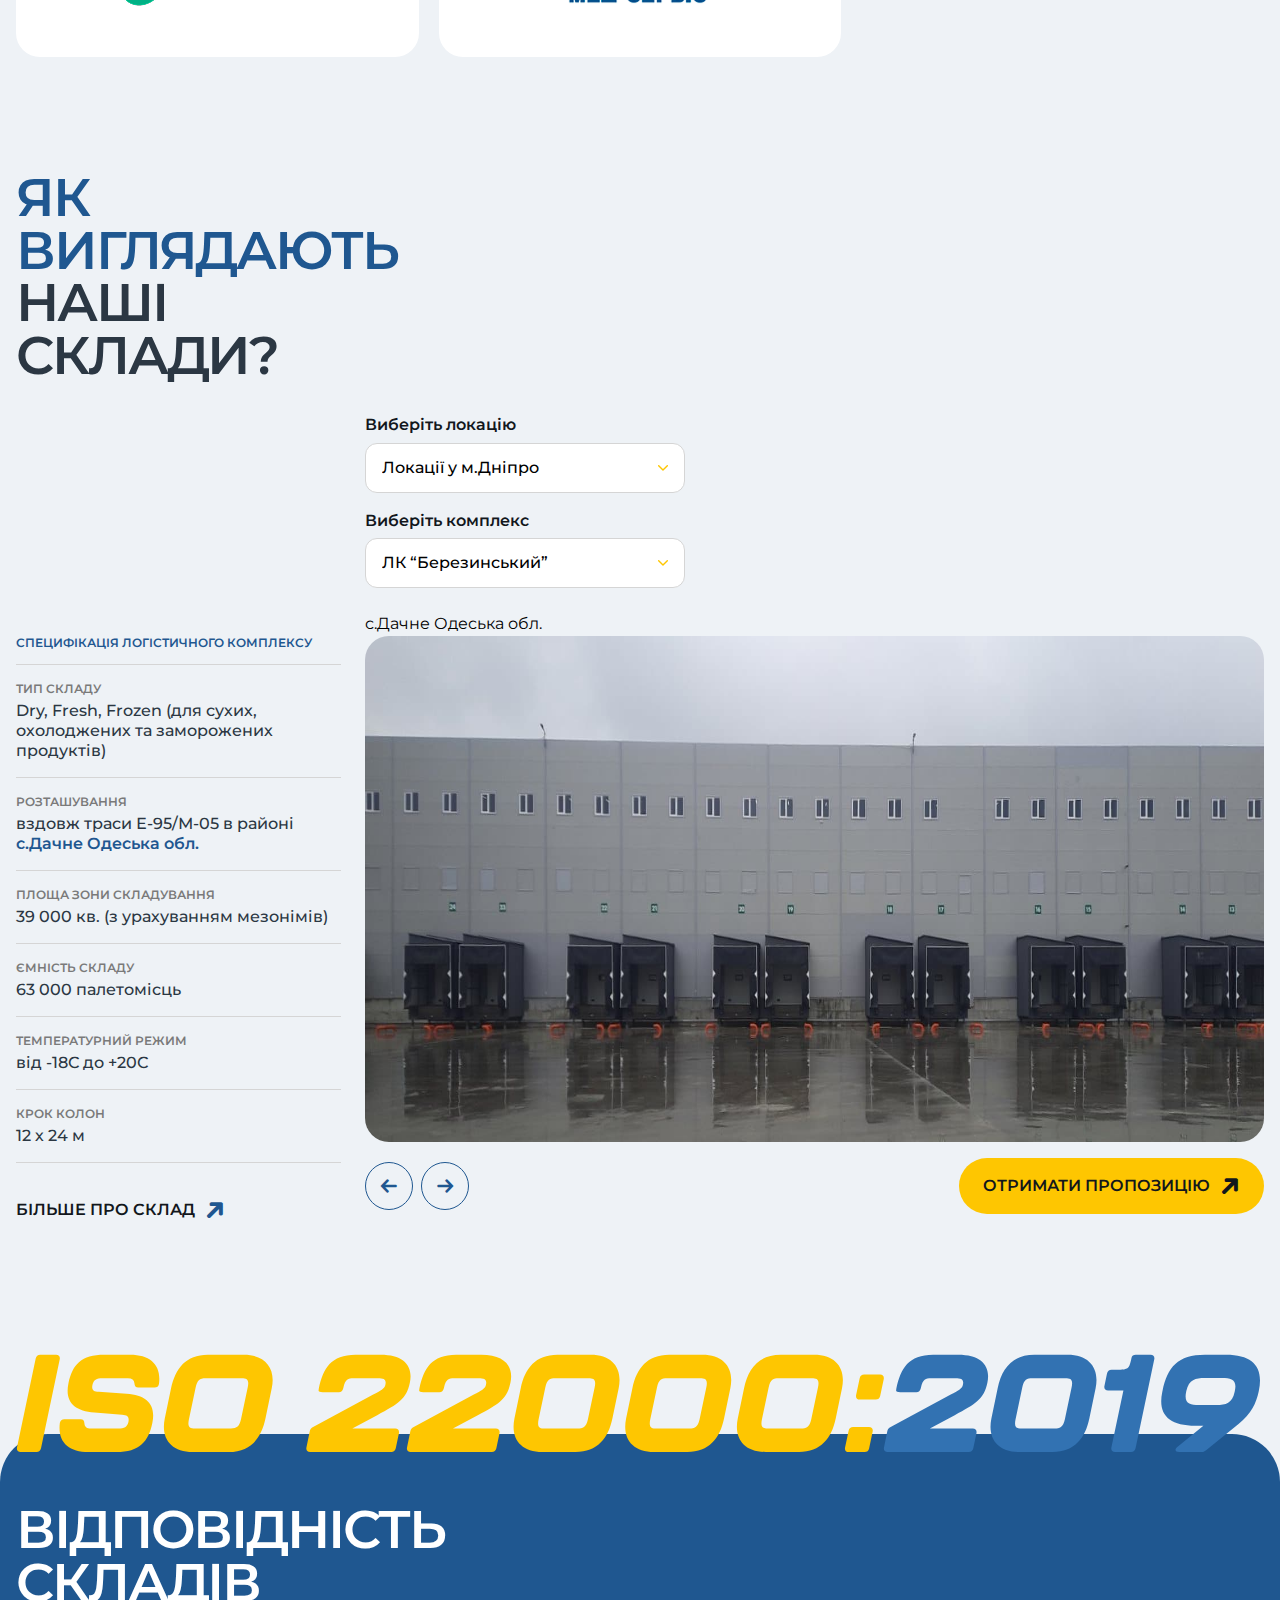
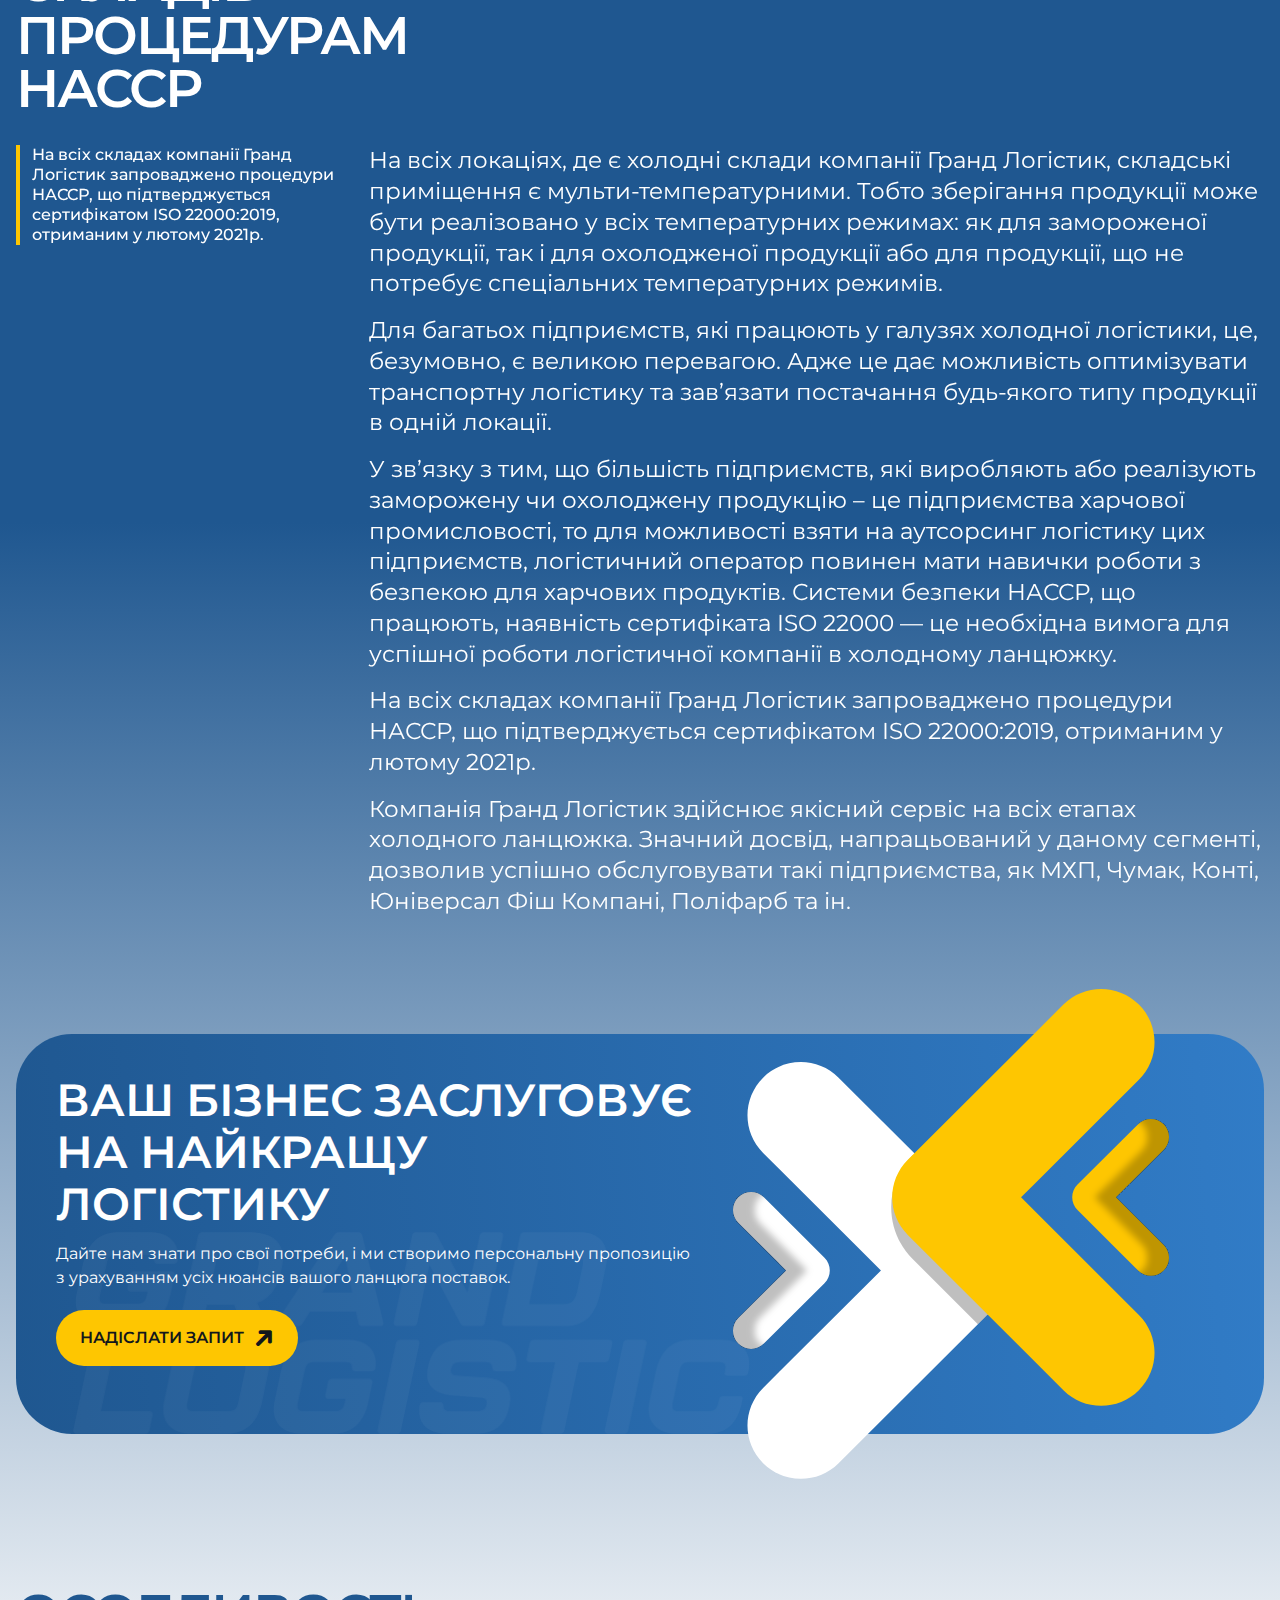
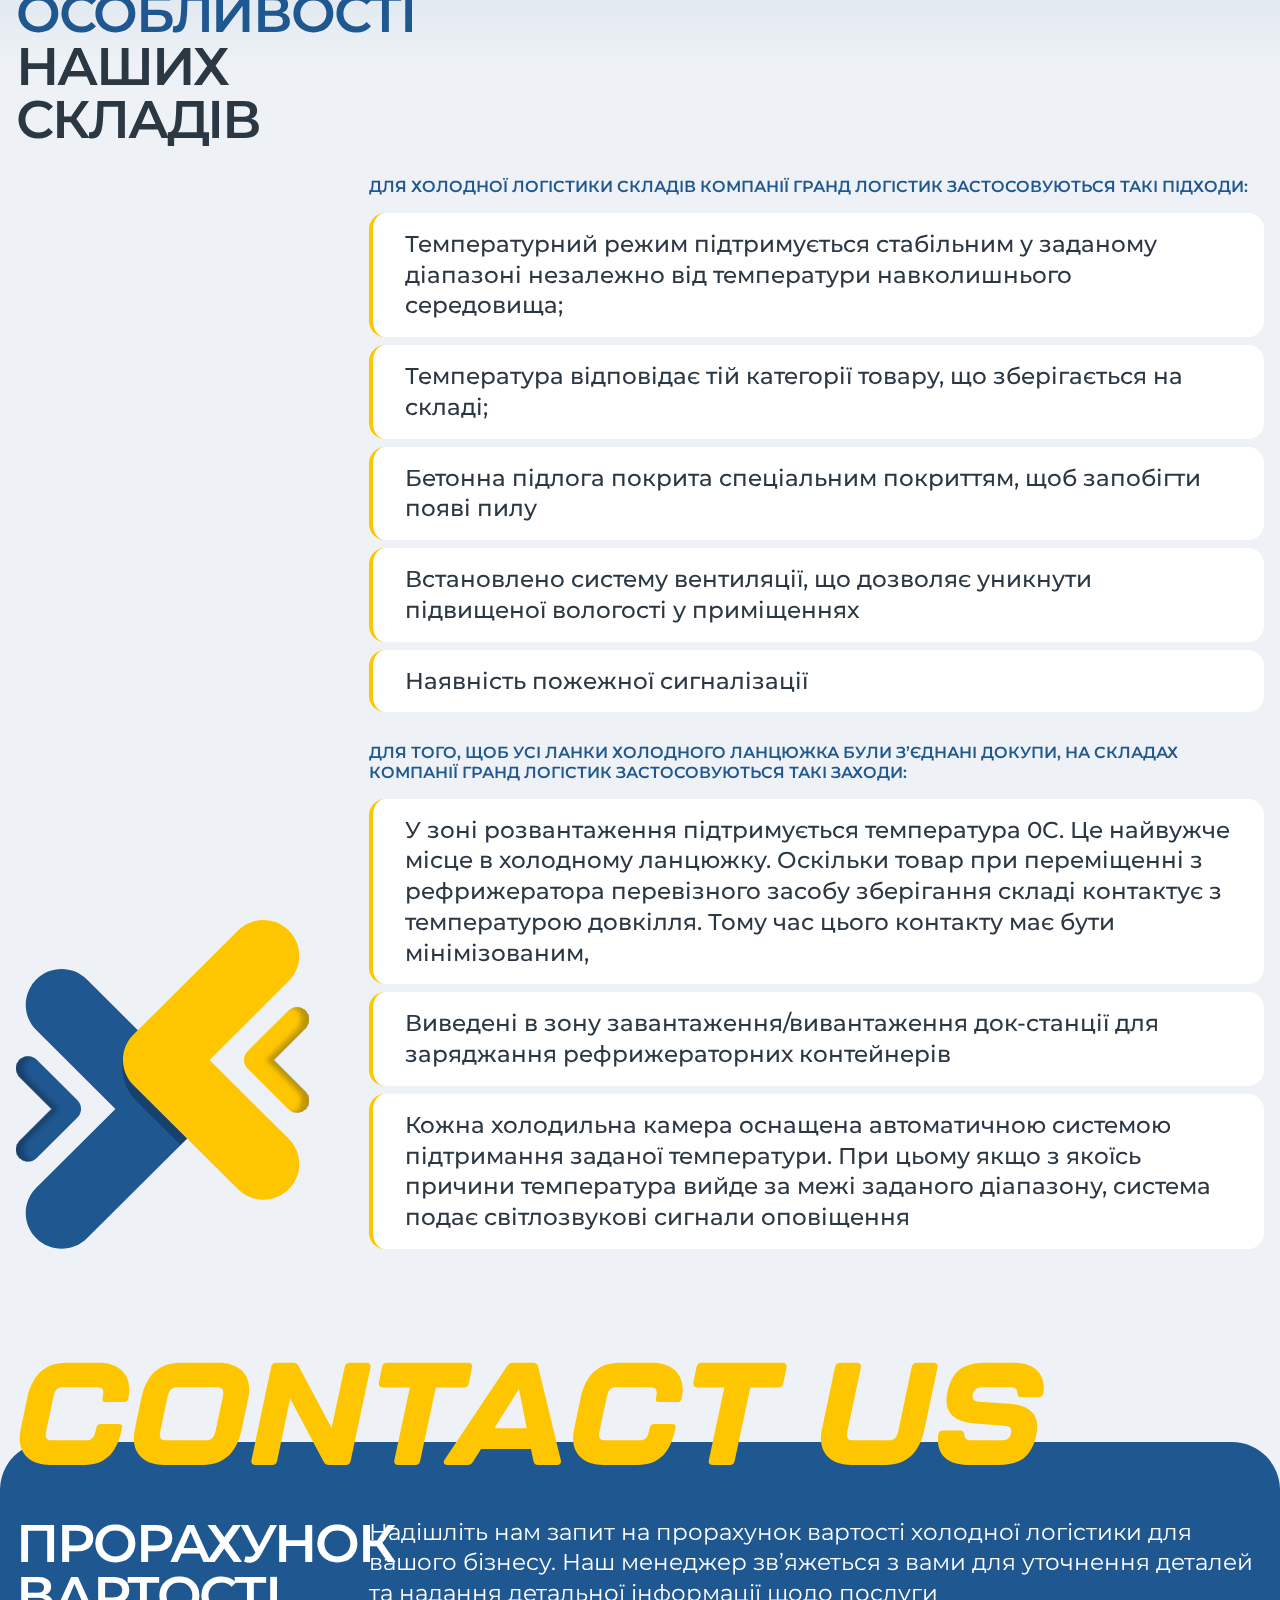
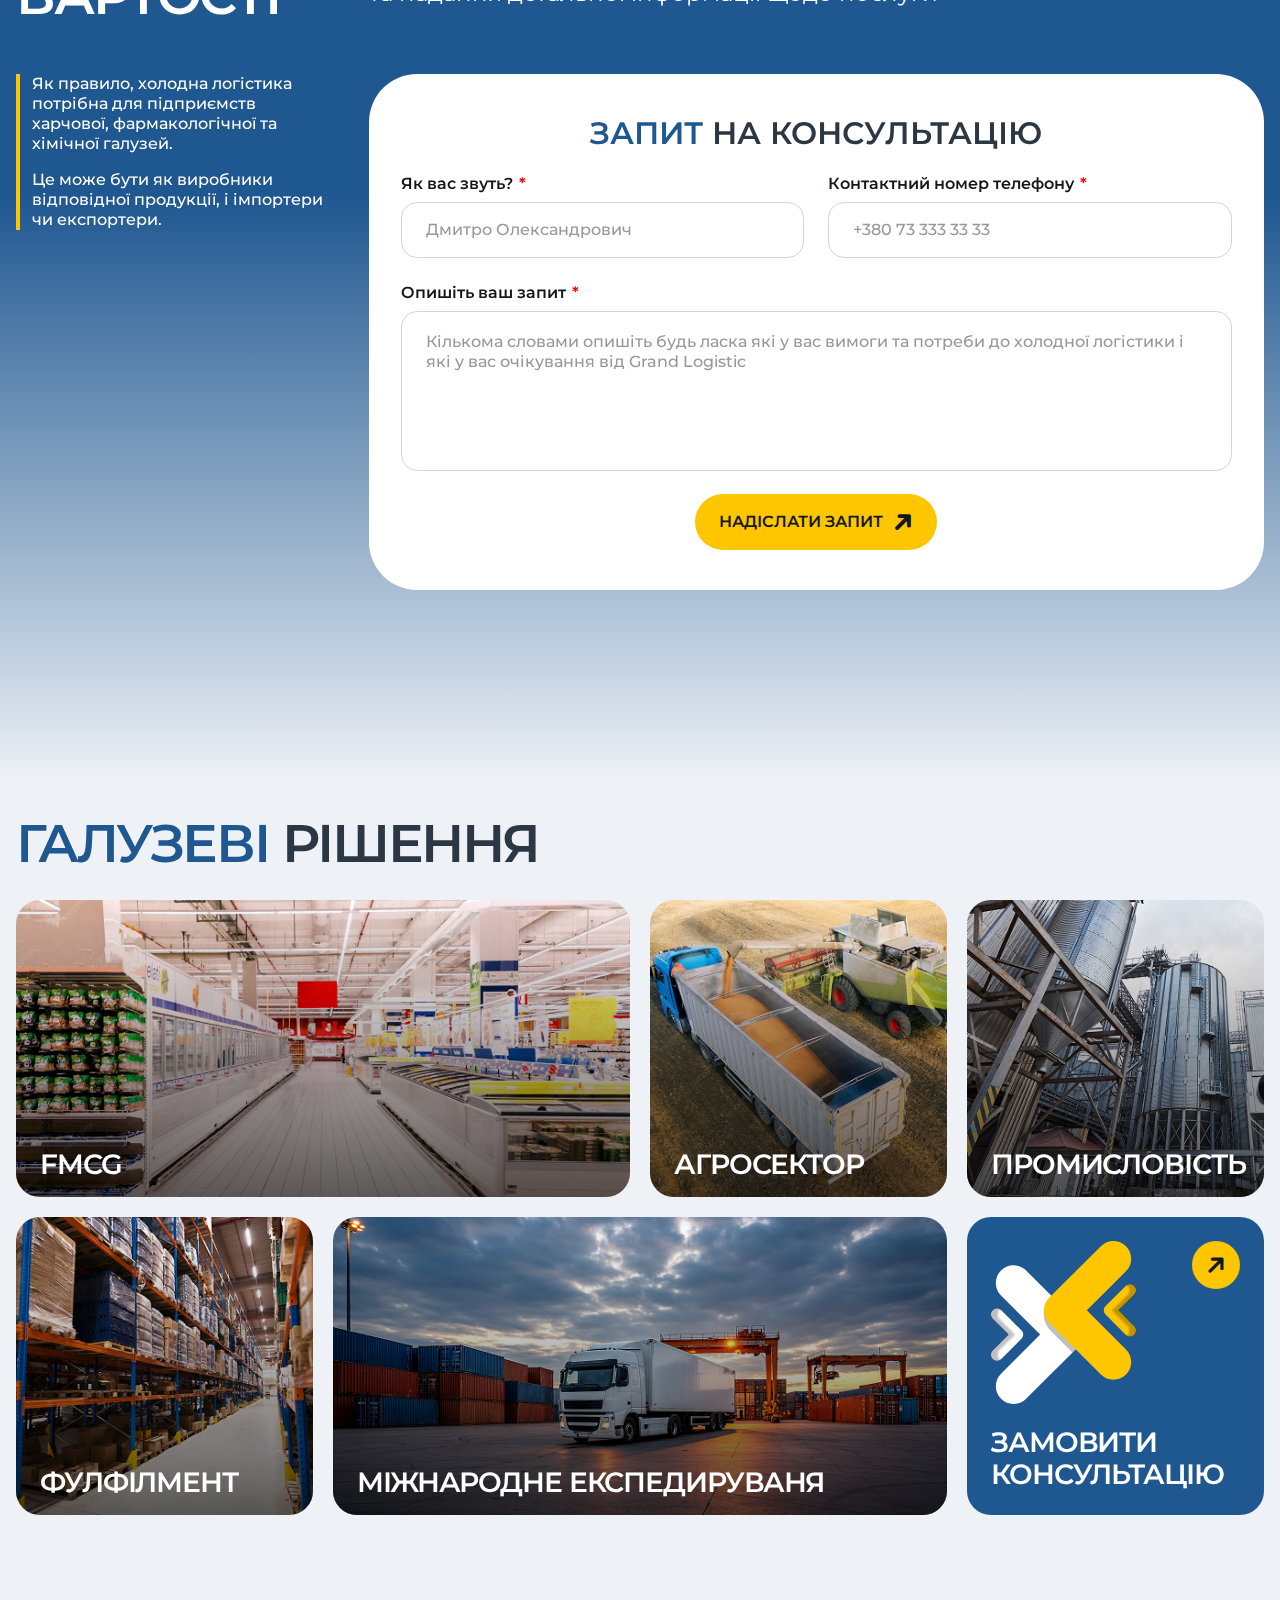
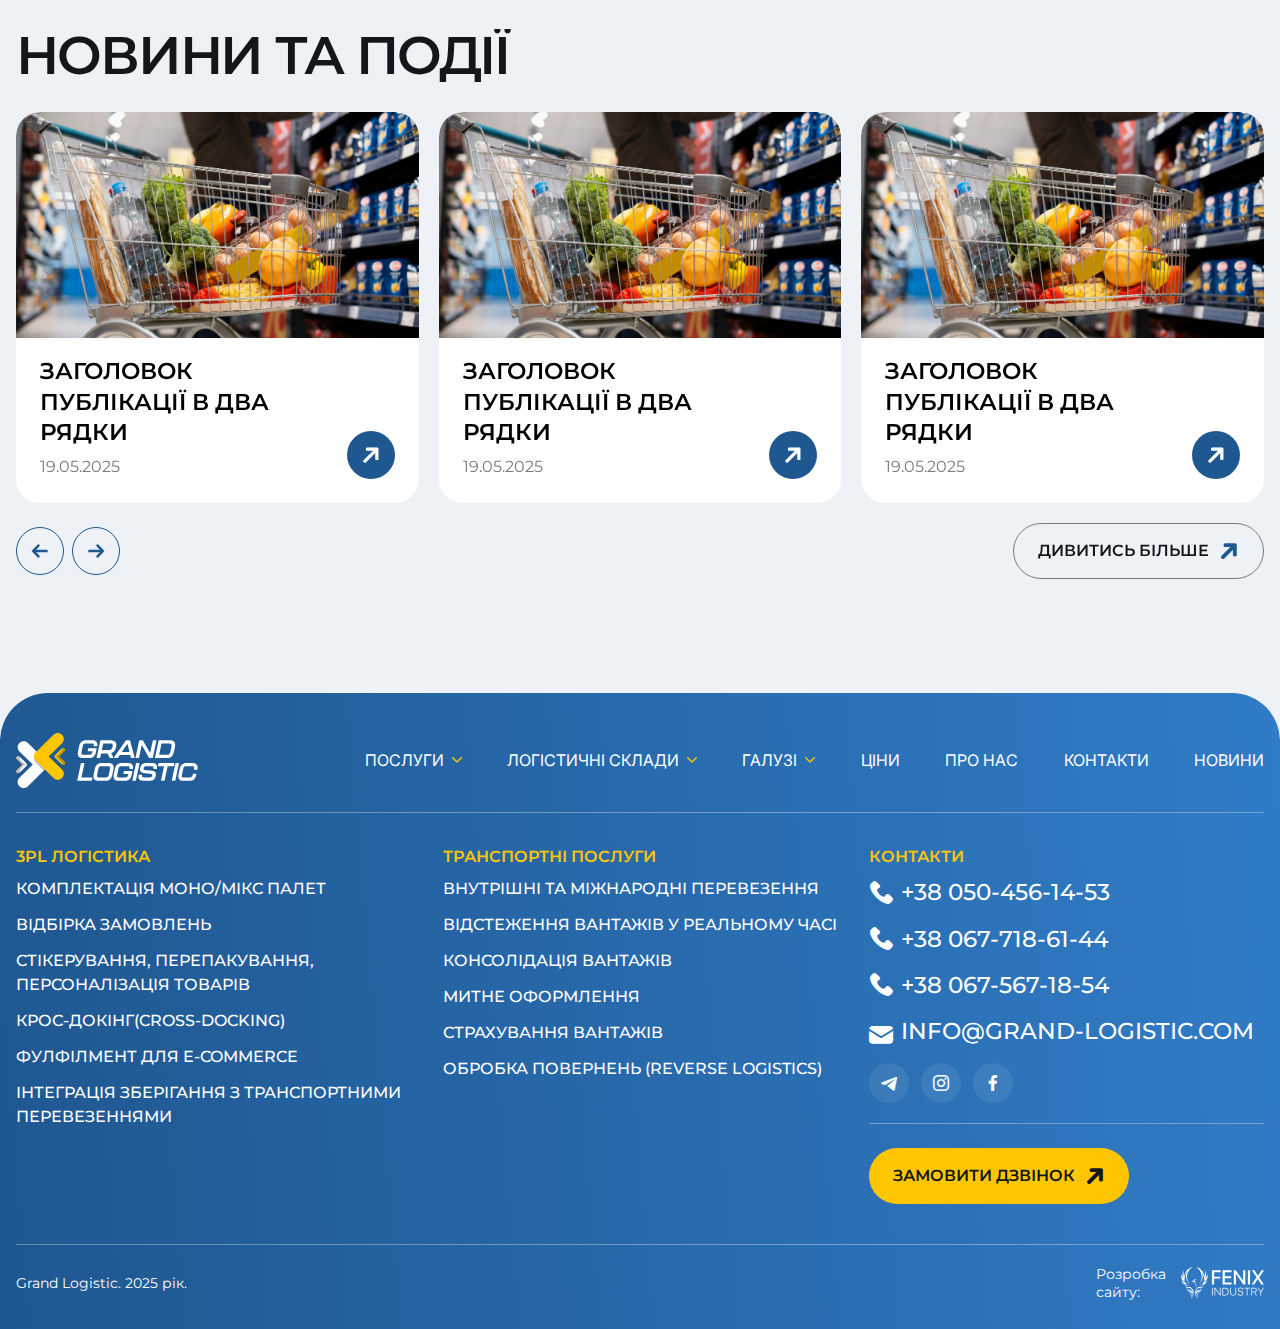
<file: transport.html>
<!doctype html>
<html lang="en">
	<head>
		<meta charset="UTF-8">
		<meta name="viewport" content="width=device-width, initial-scale=1.0">
		<link rel="preload" href="./assets/fonts/Montserrat-SemiBold.woff2" as="font" type="font/woff2" crossorigin="anonymous">
		<link rel="preload" href="./assets/fonts/Montserrat-Regular.woff2" as="font" type="font/woff2" crossorigin="anonymous">
		<link rel="preload" href="./assets/fonts/Montserrat-Medium.woff2" as="font" type="font/woff2" crossorigin="anonymous">
		<link rel="preload" href="./assets/fonts/InterBlackItalic.woff2" as="font" type="font/woff2" crossorigin="anonymous">
		<link rel="preload" href="./assets/fonts/Inter-SemiBold.woff2" as="font" type="font/woff2" crossorigin="anonymous">
		<link rel="preload" href="./assets/fonts/Inter-Regular.woff2" as="font" type="font/woff2" crossorigin="anonymous">
		<link rel="shortcut icon" href="./assets/img/favicon.ico">
		<title>Transport Page</title>
		<script type="module" crossorigin="" src="./js/app.min.js?v=1760521123434"></script>
		<link rel="stylesheet" crossorigin="" href="./css/app.min.css?v=1760521123434">
	</head>
	<body>
		<div class="wrapper">
			<header data-fls-header="" class="header" data-fls-header-scroll="" data-fls-header-scroll-show="">
				<div class="header__container">
					<a href="/grant-logistic" class="header__logo">
						<img src="./assets/img/logo.svg" alt="grand logistic logo">
					</a>
					<div class="header__menu menu">
						<nav class="menu__nav">
							<ul class="menu-list" data-menu-spollers="992,max" data-menu-speed="400" data-menu-one="">
								<li>
									<a class="js-has-sub" href="listing.html">Послуги</a>
									<ul class="sub-list">
										<li>
											<a href="service.html">Складська логістика</a>
										</li>
										<li>
											<a href="transport.html">Транспортна логістика</a>
										</li>
										<li>
											<a href="service.html">Логістика холодового ланцюга</a>
										</li>
									</ul>
								</li>
								<li>
									<a class="js-has-sub" href="#">Логістичні склади</a>
									<ul class="sub-list">
										<li>
											<a href="#">Логістичні склади 1</a>
										</li>
										<li>
											<a href="#">Логістичні склади 2</a>
										</li>
										<li>
											<a href="#">Логістичні склади 3</a>
										</li>
									</ul>
								</li>
								<li>
									<a class="js-has-sub" href="#">Галузі</a>
									<ul class="sub-list">
										<li>
											<a href="#">FMCG</a>
										</li>
										<li>
											<a href="#">Агросектор</a>
										</li>
										<li>
											<a href="#">Промисловість</a>
										</li>
										<li>
											<a href="#">фулфілмент</a>
										</li>
										<li>
											<a href="#">Міжнародне експедируваня</a>
										</li>
									</ul>
								</li>
								<li>
									<a href="price.html">Ціни</a>
								</li>
								<li>
									<a href="about-us.html">Про нас</a>
								</li>
								<li>
									<a href="contacts.html">Контакти</a>
								</li>
								<li>
									<a href="blog.html">Новини</a>
								</li>
							</ul>
						</nav>
						<div class="menu__phone phone">
							<div class="phone__body">
								<a href="tel:+380677186144" class="phone__main --icon-phone">+38 067-718-61-44</a>
								<div class="phone__dropdown">
									<ul>
										<li>
											<a href="tel:+380504561453">+38 050-456-14-53</a>
										</li>
										<li>
											<a href="tel:+380677186144">+38 067-718-61-44</a>
										</li>
										<li>
											<a href="tel:+380675671854">+38 067-567-18-54</a>
										</li>
									</ul>
								</div>
							</div>
						</div>
					</div>
					<button type="button" data-fls-menu="" class="menu__icon icon-menu">
						<span></span>
					</button>
					<!-- <include src="@components/layout/menu/menu.html" locals='{"active":"Transport"}'></include> -->
				</div>
			</header>
			<main class="page page--service">
				<section class="section banner">
					<div class="banner__container">
						<div class="banner__img">
							<picture>
								<img src="./assets/img/service.jpg" alt="banner track">
							</picture>
						</div>
						<div class="breadcrumbs">
							<div class="breadcrumbs__nav">
								<a class="breadcrumbs__link breadcrumbs__link--main" href="/grant-logistic">GRAND LOGISTIC</a>
								<a class="breadcrumbs__link" href="listing.html">Послуги grand logistic</a>
								<div class="breadcrumbs__link breadcrumbs__link--last">Транспортна логістика</div>
							</div>
						</div>
						<div class="banner__content">
							<h1 class="banner__title page-title">Транспортна логістика</h1>
							<div class="banner__row">
								<div class="banner__col">
									<div class="banner__text">
										<p>
											Ми допомагаємо розвивати бізнес, забезпечуючи швидку обробку замовлень і контроль якості
                                в умовах високої конкуренції
										</p>
									</div>
									<div class="banner__head">Послуга доступна:</div>
									<ul class="banner__list">
										<li class="banner__item">
											<span class="banner__link">м. Дніпро</span>
										</li>
										<li class="banner__item">
											<span class="banner__link">м. Київ</span>
										</li>
										<li class="banner__item">
											<span class="banner__link">м. Одеса</span>
										</li>
									</ul>
								</div>
								<div class="banner__col">
									<button class="btn btn-default --icon-arrow-rotate" data-fls-popup-link="popup-consultation" type="button">Отримати пропозицію</button>
								</div>
							</div>
						</div>
					</div>
				</section>
				<section class="section cold-logistics">
					<div class="cold-logistics__container">
						<div class="cold-logistics__top section-top">
							<h2 class="section-top__title title">
								<span class="title-highlight">Про послугу</span>
								транспортної логістики
							</h2>
						</div>
						<div class="cold-logistics__grid">
							<div class="cold-logistics__img">
								<img src="./assets/img/cold01.jpg" alt="Image">
								<img src="./assets/img/cold02.jpg" alt="Image">
							</div>
							<div class="cold-logistics__content">
								<p>
									<strong>Транспортна логістика</strong>
									— це певна область логістичних послуг, яка включає
                        ланцюжок
                        поставок з контролем температури. Тобто і
                        транспортування, і зберігання повинні здійснюватися з чітким контролем та моніторингом
                        температури товарів, що
                        перевозяться чи зберігаються.
								</p>
								<p>
									Ця область логістики, в якій як ні в якій іншій важливо саме комплексне надання логістичних
                        послуг: продукцію необхідно
                        доставити у безпечному температурному діапазоні від виробництва до кінцевого споживача.
								</p>
								<p>
									Для цього логістичний оператор повинен мати можливість організувати перевезення товару із заданою
                        температурою,
                        здійснити вантажно-розвантажувальні роботи у необхідному температурному діапазоні, забезпечити
                        тимчасове зберігання
                        товарів за потрібної температури, а також доставити цю продукцію до кінцевого споживача.
								</p>
							</div>
						</div>
					</div>
				</section>
				<section class="section logistic">
					<div class="logistic__container">
						<div class="logistic__decor">
							<img src="./assets/img/title-grant-logistic.svg" alt="grant-logistic">
						</div>
						<div class="logistic__top section-top">
							<h2 class="section-top__title title">Повний пакет послуг</h2>
						</div>
						<div class="logistic__grid block-grid">
							<div class="block-grid__col">
								<div class="block-grid__blockquote">
									<p>
										На всіх складах компанії Гранд Логістик запроваджено процедури
                            НАССР, що підтверджується сертифікатом ISO 22000:2019,
                            отриманим у лютому 2021р.
									</p>
								</div>
							</div>
							<div class="block-grid__col">
								<ul class="block-grid__groups">
									<li class="block-grid__group">
										Приймання на склад монопалет, збірних палет та коробів
										<span class="icon-body mod_yellow --icon-arrow-rotate" aria-label="icon link"></span>
									</li>
									<li class="block-grid__group">
										Ідентифікація прийнятої продукції(товарів) та визначення її стану і статусу
										<span class="icon-body mod_yellow --icon-arrow-rotate" aria-label="icon link"></span>
									</li>
									<li class="block-grid__group">
										Виявлення та сортування браку
										<span class="icon-body mod_yellow --icon-arrow-rotate" aria-label="icon link"></span>
									</li>
									<li class="block-grid__group">
										Дотримання температурного режиму зберігання товарів
										<span class="icon-body mod_yellow --icon-arrow-rotate" aria-label="icon link"></span>
									</li>
									<li class="block-grid__group">
										Організація місць зберігання з урахуванням товарних груп, специфіки властивостей та статусу
                            товару
										<span class="icon-body mod_yellow --icon-arrow-rotate" aria-label="icon link"></span>
									</li>
									<li class="block-grid__group">
										Розміщення прийнятої продукції до місць зберігання, для бракованої продукції та продукції зі
                            зміненими властивостями,
                            розміщення у спеціальні зони браку та карантину
										<span class="icon-body mod_yellow --icon-arrow-rotate" aria-label="icon link"></span>
									</li>
									<li class="block-grid__group">
										Облік та сортування товарів за артикулами, партіями, датами виготовлення та ін., у т. ч. за
                            принципами FIFO, звітність
                            та адміністрування (на всіх наших складських локаціях застосовується інтегрована WMS-система
                            управління складськими
                            запасами «Qguar PRO»)
										<span class="icon-body mod_yellow --icon-arrow-rotate" aria-label="icon link"></span>
									</li>
								</ul>
							</div>
						</div>
						<blockquote class="blockquote">
							Як правило, транспортна логістика потрібна для підприємств харчової, фармакологічної та хімічної
                галузей. Це
                може бути як
                виробники відповідної продукції, і імпортери чи експортери.
						</blockquote>
						<div class="send">
							<div class="send__body">
								<div class="send__content">
									<h2 class="send__title">Ваш бізнес заслуговує
                            на найкращу логістику</h2>
									<div class="send__text">
										<p>
											Дайте нам знати про свої потреби, і ми створимо персональну пропозицію з урахуванням усіх
                                нюансів вашого ланцюга
                                поставок.
										</p>
									</div>
									<button class="btn btn-default --icon-arrow-rotate" type="button" data-fls-popup-link="popup-consultation">Надіслати запит</button>
								</div>
								<div class="send__img">
									<img src="./assets/img/decor.svg" alt="logo">
								</div>
							</div>
						</div>
						<ul class="utp">
							<li class="utp__item utp-item">
								<div class="utp-item__heading">кількість клієнтів</div>
								<div class="utp-item__value">40+</div>
							</li>
							<li class="utp__item utp-item">
								<div class="utp-item__heading">Дата заснування</div>
								<div class="utp-item__value">2009</div>
							</li>
							<li class="utp__item utp-item">
								<div class="utp-item__heading">наш автопарк</div>
								<div class="utp-item__value">
									200
									<span>машин</span>
								</div>
							</li>
							<li class="utp__item utp-item">
								<div class="utp-item__heading">Перевезли вантажу</div>
								<div class="utp-item__value">
									1
									<span>млн. тонн</span>
								</div>
							</li>
						</ul>
					</div>
				</section>
				<section class="section clients">
					<div class="clients__container">
						<h2 class="clients__title title">
							<span class="title-highlight">Наші</span>
							партнери
						</h2>
						<ul class="clients__list">
							<li class="clients__item">
								<img src="./assets/img/clients01.png" alt="client logo">
							</li>
							<li class="clients__item">
								<img src="./assets/img/clients02.png" alt="client logo">
							</li>
							<li class="clients__item">
								<img src="./assets/img/clients03.png" alt="client logo">
							</li>
							<li class="clients__item">
								<img src="./assets/img/clients04.png" alt="client logo">
							</li>
							<li class="clients__item">
								<img src="./assets/img/clients05.png" alt="client logo">
							</li>
							<li class="clients__item">
								<img src="./assets/img/clients06.png" alt="client logo">
							</li>
							<li class="clients__item">
								<img src="./assets/img/clients07.png" alt="client logo">
							</li>
							<li class="clients__item">
								<img src="./assets/img/clients08.png" alt="client logo">
							</li>
						</ul>
					</div>
				</section>
				<section class="section warehouses">
					<div class="warehouses__container">
						<div class="warehouses__top section-top">
							<h2 class="section-top__title title">
								<span class="title-highlight">як виглядають</span>
								наші склади?
							</h2>
						</div>
						<div class="warehouses__box">
							<div class="warehouses__select">
								<label for="select-location">Виберіть локацію</label>
								<select data-fls-select="" name="form[]" data-fls-select-modif="form" id="select-location">
									<option value="1" selected>Локації у м.Дніпро</option>
									<option value="2">Локації у м.Київ</option>
									<option value="3">Локації у м.Львів</option>
									<option value="4">Локації у м.Ужгород</option>
								</select>
							</div>
							<div class="warehouses__select">
								<label for="logistics-complex">Виберіть комплекс</label>
								<select data-fls-select="" name="form[]" data-fls-select-modif="form" id="logistics-complex">
									<option value="1" selected>ЛК “Березинський”</option>
									<option value="2">ЛК “Передовий”</option>
									<option value="3">ЛК “Терновий”</option>
									<option value="4">ЛК “Терновий”</option>
									<option value="4">ЛК “береговий”</option>
								</select>
							</div>
						</div>
						<div data-fls-tabs="" class="warehouses__tabs">
							<!--
<div class="warehouses__tab-nav">
<nav data-fls-tabs-titles class="warehouses__navigation">
<button type="button" class="warehouses__tab --tab-active">ЛК “Березинський”</button>
<button type="button" class="warehouses__tab">ЛК “Передовий”</button>
<button type="button" class="warehouses__tab">ЛК “Терновий”</button>
<button type="button" class="warehouses__tab">ЛК “семеренківський”</button>
<button type="button" class="warehouses__tab">ЛК “береговий”</button>
</nav>
</div>
-->
							<div data-fls-tabs-body="" class="warehouses__inner">
								<div class="warehouses__body">
									<div class="warehouses__grid">
										<div class="warehouses__content">
											<h3 class="warehouses__heading">Специфікація логістичного комплексу</h3>
											<ul class="warehouses__list">
												<li class="warehouses__item">
													<div class="key">Тип складу</div>
													<div class="value">
														Dry, Fresh, Frozen (для сухих, охолоджених та заморожених
                                            продуктів)
													</div>
												</li>
												<li class="warehouses__item">
													<div class="key">Розташування</div>
													<div class="value">
														вздовж траси Е-95/М-05 в районі
														<a href="https://www.google.com/maps?q=м.+Дніпро,+вул.+Березинська,+80" target="_blank" rel="noopener">с.Дачне Одеська обл.</a>
													</div>
												</li>
												<li class="warehouses__item">
													<div class="key">Площа зони складування</div>
													<div class="value">
														39 000 кв.
														<span>(з урахуванням мезонімів)</span>
													</div>
												</li>
												<li class="warehouses__item">
													<div class="key">Ємність складу</div>
													<div class="value">63 000 палетомісць</div>
												</li>
												<li class="warehouses__item">
													<div class="key">Температурний режим</div>
													<div class="value">від -18С до +20С</div>
												</li>
												<li class="warehouses__item">
													<div class="key">Крок колон</div>
													<div class="value">12 х 24 м</div>
												</li>
											</ul>
											<a class="btn btn-transparent --icon-arrow-rotate" href="#">Більше про склад</a>
										</div>
										<div data-fls-slider="" class="warehouses__slider swiper">
											<a class="warehouses__slider-link" href="https://www.google.com/maps?q=м.+Дніпро,+вул.+Березинська,+80" target="_blank" rel="noopener">с.Дачне Одеська обл.</a>
											<div class="warehouses__wrapper swiper-wrapper">
												<div class="warehouses__slide swiper-slide">
													<img src="./assets/img/warehouses.jpg" alt="warehouses">
												</div>
												<div class="warehouses__slide swiper-slide">
													<img src="./assets/img/warehouses.jpg" alt="warehouses">
												</div>
											</div>
											<div class="warehouses__bottom">
												<div class="swiper-nav">
													<button class="swiper-button-prev --icon-arrow-rotate" type="button" aria-label="btn slider prev"></button>
													<button class="swiper-button-next --icon-arrow-rotate" type="button" aria-label="btn slider next"></button>
												</div>
												<div class="swiper-pagination" aria-label="pagination slider"></div>
												<button class="btn btn-default --icon-arrow-rotate" type="button" data-fls-popup-link="popup-consultation">Отримати пропозицію</button>
											</div>
										</div>
									</div>
								</div>
							</div>
						</div>
					</div>
				</section>
				<section class="section logistic">
					<div class="logistic__container">
						<div class="logistic__decor">
							<img src="./assets/img/iso.svg" alt="iso">
						</div>
						<div class="logistic__top section-top">
							<h2 class="section-top__title title">Відповідність складів процедурам НАССР</h2>
						</div>
						<div class="logistic__grid block-grid">
							<div class="block-grid__col">
								<div class="block-grid__blockquote">
									На всіх складах компанії Гранд Логістик запроваджено процедури
                        НАССР, що підтверджується сертифікатом ISO 22000:2019,
                        отриманим у лютому 2021р.
								</div>
							</div>
							<div class="block-grid__col">
								<div class="block-grid__text">
									<p>
										На всіх локаціях, де є холодні склади компанії Гранд Логістик, складські приміщення є
                            мульти-температурними. Тобто
                            зберігання продукції може бути реалізовано у всіх температурних режимах: як для замороженої
                            продукції, так і для
                            охолодженої продукції або для продукції, що не потребує спеціальних температурних режимів.
									</p>
									<p>
										Для багатьох підприємств, які працюють у галузях холодної логістики, це, безумовно, є великою
                            перевагою. Адже це дає
                            можливість оптимізувати транспортну логістику та зав’язати постачання будь-якого типу
                            продукції в одній локації.
									</p>
									<p>
										У зв’язку з тим, що більшість підприємств, які виробляють або реалізують заморожену чи
                            охолоджену продукцію – це
                            підприємства харчової промисловості, то для можливості взяти на аутсорсинг логістику цих
                            підприємств, логістичний
                            оператор повинен мати навички роботи з безпекою для харчових продуктів. Системи безпеки
                            НАССР, що працюють, наявність
                            сертифіката ISO 22000 — це необхідна вимога для успішної роботи логістичної компанії в
                            холодному ланцюжку.
									</p>
									<p>
										На всіх складах компанії Гранд Логістик запроваджено процедури НАССР, що підтверджується
                            сертифікатом ISO 22000:2019,
                            отриманим у лютому 2021р.
									</p>
									<p>
										Компанія Гранд Логістик здійснює якісний сервіс на всіх етапах холодного ланцюжка. Значний
                            досвід, напрацьований у
                            даному сегменті, дозволив успішно обслуговувати такі підприємства, як МХП, Чумак, Конті,
                            Юніверсал Фіш Компані, Поліфарб
                            та ін.
									</p>
								</div>
							</div>
						</div>
						<div class="send">
							<div class="send__body">
								<div class="send__content">
									<h2 class="send__title">Ваш бізнес заслуговує
                            на найкращу логістику</h2>
									<div class="send__text">
										<p>
											Дайте нам знати про свої потреби, і ми створимо персональну пропозицію з урахуванням усіх
                                нюансів вашого ланцюга
                                поставок.
										</p>
									</div>
									<button class="btn btn-default --icon-arrow-rotate" type="button" data-fls-popup-link="popup-consultation">Надіслати запит</button>
								</div>
								<div class="send__img">
									<img src="./assets/img/decor.svg" alt="logo">
								</div>
							</div>
						</div>
					</div>
				</section>
				<section class="section storage">
					<div class="storage__container">
						<div class="storage__top section-top">
							<h2 class="section-top__title title">
								<span class="title-highlight">особливості</span>
								наших складів
							</h2>
						</div>
						<div class="storage__grid">
							<div class="storage__decor">
								<img src="./assets/img/decor-color.svg" alt="decor logo">
							</div>
							<div class="storage__content">
								<h3 class="storage__heading">
									Для холодної логістики складів компанії Гранд Логістик застосовуються
                        такі підходи:
								</h3>
								<ul class="storage__list">
									<li class="storage__item">
										Температурний режим підтримується стабільним у заданому діапазоні незалежно від температури
                            навколишнього середовища;
									</li>
									<li class="storage__item">Температура відповідає тій категорії товару, що зберігається на складі;</li>
									<li class="storage__item">
										Бетонна підлога покрита спеціальним покриттям, щоб запобігти появі
                            пилу
									</li>
									<li class="storage__item">
										Встановлено систему вентиляції, що дозволяє уникнути підвищеної
                            вологості у приміщеннях
									</li>
									<li class="storage__item">Наявність пожежної сигналізації</li>
								</ul>
								<h3 class="storage__heading">
									Для того, щоб усі ланки холодного ланцюжка були з’єднані докупи, на
                        складах компанії Гранд Логістик застосовуються такі
                        заходи:
								</h3>
								<ul class="storage__list">
									<li class="storage__item">
										У зоні розвантаження підтримується температура 0С. Це найвужче місце в
                            холодному ланцюжку. Оскільки товар при
                            переміщенні з рефрижератора перевізного засобу зберігання складі контактує з температурою
                            довкілля. Тому час цього
                            контакту має бути мінімізованим,
									</li>
									<li class="storage__item">
										Виведені в зону завантаження/вивантаження док-станції для заряджання
                            рефрижераторних контейнерів
									</li>
									<li class="storage__item">
										Кожна холодильна камера оснащена автоматичною системою підтримання
                            заданої температури. При цьому якщо з якоїсь причини
                            температура вийде за межі заданого діапазону, система подає світлозвукові сигнали оповіщення
									</li>
								</ul>
							</div>
						</div>
					</div>
				</section>
				<section class="section miscalculation">
					<div class="miscalculation__container">
						<div class="miscalculation__decor">
							<img src="./assets/img/title-contact-us.svg" alt="iso">
						</div>
						<div class="miscalculation__top section-top">
							<h2 class="section-top__title title">Прорахунок вартості</h2>
							<div class="section-top__text">
								<p>
									Надішліть нам запит на прорахунок вартості холодної логістики для вашого бізнесу. Наш
                        менеджер зв’яжеться з вами для
                        уточнення деталей та надання детальної інформації щодо послуги
								</p>
							</div>
						</div>
						<div class="miscalculation__grid block-grid">
							<div class="block-grid__col">
								<div class="block-grid__blockquote">
									<p>
										Як правило, холодна логістика потрібна для підприємств харчової, фармакологічної та хімічної
                            галузей.
									</p>
									<p>Це може бути як виробники відповідної продукції, і імпортери чи експортери.</p>
								</div>
							</div>
							<div class="block-grid__col">
								<form class="form" action="#">
									<h3 class="form__title">
										<span class="title-highlight">Запит</span>
										на консультацію
									</h3>
									<div class="form__row">
										<div class="form__group form-group">
											<label for="name">
												Як вас звуть?
												<span class="required">*</span>
											</label>
											<input id="name" type="text" name="form-name" placeholder="Дмитро Олександрович" class="input" required>
										</div>
										<div class="form__group form-group">
											<label for="phone">
												Контактний номер телефону
												<span class="required">*</span>
											</label>
											<input id="phone" type="number" name="form-phone" placeholder="+380 73 333 33 33" class="input" required>
										</div>
									</div>
									<div class="form__group form-group">
										<label for="message">
											Опишіть ваш запит
											<span class="required">*</span>
										</label>
										<textarea name="form-message" id="message" class="input" placeholder="Кількома словами опишіть будь ласка які у вас вимоги та потреби до холодної логістики і які у вас очікування від Grand Logistic" required></textarea>
									</div>
									<button class="form__btn btn btn-default --icon-arrow-rotate" type="submit">Надіслати
                            запит</button>
								</form>
							</div>
						</div>
					</div>
				</section>
				<section class="section solutions">
					<div class="solutions__container">
						<h2 class="solutions__title title">
							<span class="title-highlight">Галузеві</span>
							рішення
						</h2>
						<ul class="solutions__list">
							<li class="solutions__item item-solution">
								<a href="#" class="item-solution__link">
									<div class="item-solution__img">
										<img src="./assets/img/solutions01.jpg" alt="FMCG">
									</div>
									<div class="item-solution__content">
										<div class="item-solution__title">FMCG</div>
										<div class="item-solution__body">
											<div class="item-solution__text">
												Швидка логістика товарів з високою обіговістю.
                                    Забезпечуємо
                                    контроль якості, швидку обробку замовлень та точність у
                                    роботі з рітейлом і e-commerce
											</div>
											<div class="item-solution__icon icon-body mod_yellow --icon-arrow-rotate" aria-label="icon link"></div>
										</div>
									</div>
								</a>
							</li>
							<li class="solutions__item item-solution">
								<a href="#" class="item-solution__link">
									<div class="item-solution__img">
										<img src="./assets/img/solutions02.jpg" alt="Агросектор">
									</div>
									<div class="item-solution__content">
										<div class="item-solution__title">Агросектор</div>
										<div class="item-solution__body">
											<div class="item-solution__text">
												Lorem ipsum dolor sit amet consectetur, adipisicing
                                    elit.
                                    Accusantium numquam dolor laudantium, eveniet quis quae saepe ipsa. Eum quas minima
                                    ipsa
                                    obcaecati, doloribus quos voluptate sint alias similique totam harum.
											</div>
											<div class="item-solution__icon icon-body mod_yellow --icon-arrow-rotate" aria-label="icon link"></div>
										</div>
									</div>
								</a>
							</li>
							<li class="solutions__item item-solution">
								<a href="#" class="item-solution__link">
									<div class="item-solution__img">
										<img src="./assets/img/solutions03.jpg" alt="Промисловість">
									</div>
									<div class="item-solution__content">
										<div class="item-solution__title">Промисловість</div>
										<div class="item-solution__body">
											<div class="item-solution__text">
												Lorem ipsum dolor sit amet consectetur, adipisicing
                                    elit.
                                    Accusantium numquam dolor laudantium, eveniet quis quae saepe ipsa. Eum quas minima
                                    ipsa
                                    obcaecati, doloribus quos voluptate sint alias similique totam harum.
											</div>
											<div class="item-solution__icon icon-body mod_yellow --icon-arrow-rotate" aria-label="icon link"></div>
										</div>
									</div>
								</a>
							</li>
							<li class="solutions__item item-solution">
								<a href="#" class="item-solution__link">
									<div class="item-solution__img">
										<img src="./assets/img/solutions04.jpg" alt="фулфілмент">
									</div>
									<div class="item-solution__content">
										<div class="item-solution__title">фулфілмент</div>
										<div class="item-solution__body">
											<div class="item-solution__text">
												Lorem ipsum dolor sit amet consectetur, adipisicing
                                    elit.
                                    Accusantium numquam dolor laudantium, eveniet quis quae saepe ipsa. Eum quas minima
                                    ipsa
                                    obcaecati, doloribus quos voluptate sint alias similique totam harum.
											</div>
											<div class="item-solution__icon icon-body mod_yellow --icon-arrow-rotate" aria-label="icon link"></div>
										</div>
									</div>
								</a>
							</li>
							<li class="solutions__item item-solution">
								<a href="#" class="item-solution__link">
									<div class="item-solution__img">
										<img src="./assets/img/solutions05.jpg" alt="Міжнародне експедируваня">
									</div>
									<div class="item-solution__content">
										<div class="item-solution__title">Міжнародне експедируваня</div>
										<div class="item-solution__body">
											<div class="item-solution__text">
												Lorem ipsum dolor sit amet consectetur, adipisicing
                                    elit.
                                    Accusantium numquam dolor laudantium, eveniet quis quae saepe ipsa. Eum quas minima
                                    ipsa
                                    obcaecati, doloribus quos voluptate sint alias similique totam harum.
											</div>
											<div class="item-solution__icon icon-body mod_yellow --icon-arrow-rotate" aria-label="icon link"></div>
										</div>
									</div>
								</a>
							</li>
							<li class="solutions__item item-solution">
								<button class="item-solution__btn" type="button" data-fls-popup-link="popup-question">
									<span class="item-solution__decor">
										<img src="./assets/img/decor.svg" alt="decor">
									</span>
									<span class="item-solution__title">Замовити
                            консультацію</span>
									<span class="icon-body mod_yellow --icon-arrow-rotate" aria-label="icon link"></span>
								</button>
							</li>
						</ul>
					</div>
				</section>
				<section class="section news">
					<div class="news__container">
						<h2 class="news__title title">Новини та події</h2>
						<div data-fls-slider="" class="news__slider swiper">
							<div class="news__wrapper swiper-wrapper">
								<div class="news__slide swiper-slide">
									<acticle class="news__cart cart-news">
										<a href="article.html" class="cart-news__img">
											<img src="./assets/img/news01.jpg" alt="news title">
										</a>
										<div class="cart-news__content">
											<div class="cart-news__body">
												<h3 class="cart-news__title">
													<a href="article.html">Заголовок публікації
                                            в два рядки</a>
												</h3>
												<div class="cart-news__date date">19.05.2025</div>
											</div>
											<a href="article.html" class="icon-body --icon-arrow-rotate" aria-label="icon link"></a>
										</div>
									</acticle>
								</div>
								<div class="news__slide swiper-slide">
									<acticle class="news__cart cart-news">
										<a href="article.html" class="cart-news__img">
											<img src="./assets/img/news01.jpg" alt="news title">
										</a>
										<div class="cart-news__content">
											<div class="cart-news__body">
												<h3 class="cart-news__title">
													<a href="article.html">Заголовок публікації
                                            в два рядки</a>
												</h3>
												<div class="cart-news__date date">19.05.2025</div>
											</div>
											<a href="article.html" class="icon-body --icon-arrow-rotate" aria-label="icon link"></a>
										</div>
									</acticle>
								</div>
								<div class="news__slide swiper-slide">
									<acticle class="news__cart cart-news">
										<a href="article.html" class="cart-news__img">
											<img src="./assets/img/news01.jpg" alt="news title">
										</a>
										<div class="cart-news__content">
											<div class="cart-news__body">
												<h3 class="cart-news__title">
													<a href="article.html">Заголовок публікації
                                            в два рядки</a>
												</h3>
												<div class="cart-news__date date">19.05.2025</div>
											</div>
											<a href="article.html" class="icon-body --icon-arrow-rotate" aria-label="icon link"></a>
										</div>
									</acticle>
								</div>
								<div class="news__slide swiper-slide">
									<acticle class="news__cart cart-news">
										<a href="article.html" class="cart-news__img">
											<img src="./assets/img/news01.jpg" alt="news title">
										</a>
										<div class="cart-news__content">
											<div class="cart-news__body">
												<h3 class="cart-news__title">
													<a href="article.html">Заголовок публікації
                                            в два рядки</a>
												</h3>
												<div class="cart-news__date date">19.05.2025</div>
											</div>
											<a href="article.html" class="icon-body --icon-arrow-rotate" aria-label="icon link"></a>
										</div>
									</acticle>
								</div>
							</div>
							<div class="news__bottom">
								<div class="swiper-nav">
									<button class="swiper-button-prev --icon-arrow-rotate" type="button" aria-label="btn slider prev"></button>
									<button class="swiper-button-next --icon-arrow-rotate" type="button" aria-label="btn slider next"></button>
								</div>
								<div class="swiper-pagination" aria-label="pagination slider"></div>
								<a href="blog.html" class="btn btn-border --icon-arrow-rotate">Дивитись більше</a>
							</div>
						</div>
					</div>
				</section>
			</main>
			<footer data-fls-footer="" class="footer">
				<div class="footer__container">
					<div class="footer__top">
						<a href="/grant-logistic" class="footer__logo">
							<img src="./assets/img/logo-white.svg" alt="logo">
						</a>
						<div class="footer__menu menu">
							<nav class="menu__nav">
								<ul data-menu-spollers="992,max" data-menu-speed="400" data-menu-one="">
									<li>
										<a class="js-has-sub" href="listing.html">Послуги</a>
										<ul class="sub-list">
											<li>
												<a href="service.html">Складська логістика</a>
											</li>
											<li>
												<a href="transport.html">Транспортна логістика</a>
											</li>
											<li>
												<a href="service.html">Логістика холодового ланцюга</a>
											</li>
										</ul>
									</li>
									<li>
										<a class="js-has-sub" href="#">Логістичні склади</a>
										<ul class="sub-list">
											<li>
												<a href="#">Логістичні склади 1</a>
											</li>
											<li>
												<a href="#">Логістичні склади 2</a>
											</li>
											<li>
												<a href="#">Логістичні склади 3</a>
											</li>
										</ul>
									</li>
									<li>
										<a class="js-has-sub" href="#">Галузі</a>
										<ul class="sub-list">
											<li>
												<a href="#">FMCG</a>
											</li>
											<li>
												<a href="#">Агросектор</a>
											</li>
											<li>
												<a href="#">Промисловість</a>
											</li>
											<li>
												<a href="#">фулфілмент</a>
											</li>
											<li>
												<a href="#">Міжнародне експедируваня</a>
											</li>
										</ul>
									</li>
									<li>
										<a href="price.html">Ціни</a>
									</li>
									<li>
										<a href="about-us.html">Про нас</a>
									</li>
									<li>
										<a href="contacts.html">Контакти</a>
									</li>
									<li>
										<a href="blog.html">Новини</a>
									</li>
								</ul>
							</nav>
						</div>
					</div>
					<div class="footer__row">
						<div class="footer__col">
							<h2 class="footer__heading">3pl логістика</h2>
							<ul class="footer__list">
								<li>
									<a href="#">комплектація моно/мікс палет</a>
								</li>
								<li>
									<a href="#">відбірка замовлень</a>
								</li>
								<li>
									<a href="#">стікерування, перепакування,
							персоналізація товарів</a>
								</li>
								<li>
									<a href="#">крос-докінг(cross-docking)</a>
								</li>
								<li>
									<a href="#">фулфілмент для e-commerce</a>
								</li>
								<li>
									<a href="#">інтеграція зберігання
							з транспортними перевезеннями</a>
								</li>
							</ul>
						</div>
						<div class="footer__col">
							<h2 class="footer__heading">Транспортні послуги</h2>
							<ul class="footer__list">
								<li>
									<a href="#">внутрішні та міжнародні перевезення</a>
								</li>
								<li>
									<a href="#">відстеження вантажів у реальному часі</a>
								</li>
								<li>
									<a href="#">консолідація вантажів</a>
								</li>
								<li>
									<a href="#">митне оформлення</a>
								</li>
								<li>
									<a href="#">страхування вантажів</a>
								</li>
								<li>
									<a href="#">обробка повернень (reverse logistics)</a>
								</li>
							</ul>
						</div>
						<div class="footer__col">
							<h2 class="footer__heading">Контакти</h2>
							<ul class="footer__contacts">
								<li>
									<a class="--icon-phone" href="tel:+380504561453">+38 050-456-14-53</a>
								</li>
								<li>
									<a class="--icon-phone" href="tel:+380677186144">+38 067-718-61-44</a>
								</li>
								<li>
									<a class="--icon-phone" href="tel:+380675671854">+38 067-567-18-54</a>
								</li>
								<li>
									<a class="--icon-mail" href="mailto:info@grand-logistic.com">info@grand-logistic.com</a>
								</li>
							</ul>
							<div class="footer__social social">
								<a href="#" class="social__link --icon-telegram" aria-label="telegram"></a>
								<a href="#" class="social__link --icon-instagram" aria-label="instagram"></a>
								<a href="#" class="social__link --icon-facebook" aria-label="facebook"></a>
							</div>
							<button class="btn btn-default --icon-arrow-rotate" type="button" data-fls-popup-link="popup-question">Замовити дзвінок</button>
						</div>
					</div>
					<div class="footer__bottom">
						<div class="footer__copyright">Grand Logistic. 2025 рік.</div>
						<a href="https://fnx.com.ua/ua" target="_blank" class="fenix">
							Розробка
							<br>
							сайту:
							<img src="./assets/img/fenix-logo.svg" alt="fenix logo">
						</a>
					</div>
				</div>
			</footer>
		</div>
		<div data-fls-popup="popup-question" aria-hidden="true" class="popup">
			<div data-fls-popup-wrapper="" class="popup__wrapper">
				<div data-fls-popup-body="" class="popup__body">
					<button data-fls-popup-close="" type="button" class="popup__close" aria-label="btn close popup"></button>
					<div data-fls-popup-content="" class="popup__content">
						<h3 class="popup__title">
							<span class="title-highlight">є запитання?</span>
							Напишіть нам
						</h3>
						<form action="#" class="popup__form">
							<div class="popup__row">
								<div class="popup__group form-group">
									<label for="name-question">
										Як вас звуть?
										<span class="required">*</span>
									</label>
									<input id="name-question" type="text" name="form-name-question" placeholder="Як вас звуть?" class="input" required>
								</div>
								<div class="popup__group form-group">
									<label for="phone-question">
										Контактний номер телефону
										<span class="required">*</span>
									</label>
									<input id="phone-question" type="number" name="form-phone-question" placeholder="+380 73 333 33 33" class="input" required>
								</div>
							</div>
							<div class="popup__group form-group">
								<label for="message-question">
									Ваше запитання
									<span class="required">*</span>
								</label>
								<textarea name="form-message-question" id="message-question" class="input" placeholder="Будь ласка, напишіть ваше запитання тут" required></textarea>
							</div>
							<button class="popup__btn btn btn-default --icon-arrow-rotate" type="submit">Надіслати
						запитання</button>
						</form>
					</div>
				</div>
			</div>
		</div>
		<div data-fls-popup="popup-consultation" aria-hidden="true" class="popup">
			<div data-fls-popup-wrapper="" class="popup__wrapper">
				<div data-fls-popup-body="" class="popup__body">
					<button data-fls-popup-close="" type="button" class="popup__close" aria-label="btn close popup"></button>
					<div data-fls-popup-content="" class="popup__content">
						<h3 class="popup__title">
							<span class="title-highlight">Запит</span>
							на консультацію
						</h3>
						<div data-fls-tabs="" data-fls-tabs-animate="300" class="popup__tabs">
							<div class="popup__inner">
								<nav data-fls-tabs-titles="" class="popup__navigation">
									<button type="button" class="popup__tab --tab-active">Форма №1</button>
									<button type="button" class="popup__tab">Форма №2</button>
									<button type="button" class="popup__tab">Форма №3</button>
								</nav>
							</div>
							<div data-fls-tabs-body="" class="popup__content">
								<div class="popup__body">
									<form action="#" class="popup__form">
										<div class="popup__row">
											<div class="popup__group form-group">
												<label for="name-1">
													Як вас звуть?
													<span class="required">*</span>
												</label>
												<input id="name-1" type="text" name="form-name-consultation" placeholder="Як вас звуть?" class="input" required>
											</div>
											<div class="popup__group form-group">
												<label for="phone-1">
													Контактний номер телефону
													<span class="required">*</span>
												</label>
												<input id="phone-1" type="number" name="form-phone-consultation" placeholder="+380 73 333 33 33" class="input" required>
											</div>
										</div>
										<div class="popup__group form-group">
											<label for="message-1">
												Ваше запитання
												<span class="required">*</span>
											</label>
											<textarea name="form-message-consultation" id="message-1" class="input" placeholder="Будь ласка, напишіть ваше запитання тут" required></textarea>
										</div>
										<button class="popup__btn btn btn-default --icon-arrow-rotate" type="submit">Надіслати
									запитання</button>
									</form>
								</div>
								<div class="popup__body">
									<form action="#" class="popup__form">
										<div class="popup__row">
											<div class="popup__group form-group">
												<label for="name-2">
													Як вас звуть?
													<span class="required">*</span>
												</label>
												<input id="name-2" type="text" name="form-name" placeholder="Як вас звуть?" class="input" required>
											</div>
											<div class="popup__group form-group">
												<label for="phone-2">
													Контактний номер телефону
													<span class="required">*</span>
												</label>
												<input id="phone-2" type="number" name="form-phone" placeholder="+380 73 333 33 33" class="input" required>
											</div>
										</div>
										<div class="popup__group form-group">
											<label for="message-2">
												Ваше запитання
												<span class="required">*</span>
											</label>
											<textarea name="form-message" id="message-2" class="input" placeholder="Будь ласка, напишіть ваше запитання тут" required></textarea>
										</div>
										<button class="popup__btn btn btn-default --icon-arrow-rotate" type="submit">Надіслати
									запитання</button>
									</form>
								</div>
								<div class="popup__body">
									<form action="#" class="popup__form">
										<div class="popup__row">
											<div class="popup__group form-group">
												<label for="name-3">
													Як вас звуть?
													<span class="required">*</span>
												</label>
												<input id="name-3" type="text" name="form-name" placeholder="Як вас звуть?" class="input" required>
											</div>
											<div class="popup__group form-group">
												<label for="phone-3">
													Контактний номер телефону
													<span class="required">*</span>
												</label>
												<input id="phone-3" type="number" name="form-phone" placeholder="+380 73 333 33 33" class="input" required>
											</div>
										</div>
										<div class="popup__group form-group">
											<label for="message-3">
												Ваше запитання
												<span class="required">*</span>
											</label>
											<textarea name="form-message" id="message-3" class="input" placeholder="Будь ласка, напишіть ваше запитання тут" required></textarea>
										</div>
										<button class="popup__btn btn btn-default --icon-arrow-rotate" type="submit">Надіслати
									запитання</button>
									</form>
								</div>
							</div>
						</div>
					</div>
				</div>
			</div>
		</div>
	</body>
</html>
</file>
<file: css/app.min.css>
@font-face{font-display:swap;font-family:Montserrat;font-style:normal;font-weight:600;src:url(../assets/fonts/Montserrat-SemiBold.woff2) format("woff2")}@font-face{font-display:swap;font-family:Montserrat;font-style:normal;font-weight:400;src:url(../assets/fonts/Montserrat-Regular.woff2) format("woff2")}@font-face{font-display:swap;font-family:Montserrat;font-style:normal;font-weight:500;src:url(../assets/fonts/Montserrat-Medium.woff2) format("woff2")}@font-face{font-display:swap;font-family:InterBlackItalic;font-style:normal;font-weight:400;src:url(../assets/fonts/InterBlackItalic.woff2) format("woff2")}@font-face{font-display:swap;font-family:Inter;font-style:normal;font-weight:600;src:url(../assets/fonts/Inter-SemiBold.woff2) format("woff2")}@font-face{font-display:swap;font-family:Inter;font-style:normal;font-weight:400;src:url(../assets/fonts/Inter-Regular.woff2) format("woff2")}@font-face{font-display:swap;font-family:iconfont;src:url(../assets/fonts/iconfont.woff2?dcd9dd62391eeb4a8efcb36191dd5020) format("woff2")}[class*="--icon-"]:before{font-family:iconfont}[class*="--icon-telegram"]:before{content:"\f101"}[class*="--icon-speed"]:before{content:"\f102"}[class*="--icon-search"]:before{content:"\f103"}[class*="--icon-responsive"]:before{content:"\f104"}[class*="--icon-range"]:before{content:"\f105"}[class*="--icon-question"]:before{content:"\f106"}[class*="--icon-play"]:before{content:"\f107"}[class*="--icon-phone"]:before{content:"\f108"}[class*="--icon-pazl"]:before{content:"\f109"}[class*="--icon-mail"]:before{content:"\f10a"}[class*="--icon-location"]:before{content:"\f10b"}[class*="--icon-list-done"]:before{content:"\f10c"}[class*="--icon-instagram"]:before{content:"\f10d"}[class*="--icon-facebook"]:before{content:"\f10e"}[class*="--icon-email"]:before{content:"\f10f"}[class*="--icon-contract"]:before{content:"\f110"}[class*="--icon-arrow-rotate"]:before{content:"\f111"}[class*="--icon-arrow-right"]:before{content:"\f112"}[class*="--icon-arrow-prev"]:before{content:"\f113"}[class*="--icon-arrow-next"]:before{content:"\f114"}[class*="--icon-arrow-down"]:before{content:"\f115"}*{border:0;margin:0;padding:0}*,:after,:before{box-sizing:border-box}:after,:before{display:inline-block}body,html{height:100%}body{scrollbar-gutter:stable;-ms-text-size-adjust:100%;-moz-text-size-adjust:100%;-webkit-text-size-adjust:100%;-webkit-font-smoothing:antialiased;-moz-osx-font-smoothing:grayscale}button,input,textarea{background-color:transparent;color:inherit;font-family:inherit;font-size:inherit;line-height:inherit}input,textarea{width:100%}label{display:inline-block}button,option,select{cursor:pointer}a{color:inherit;display:inline-block;text-decoration:none}ul li{list-style:none}img{height:auto;max-width:100%;vertical-align:middle}h1,h2,h3,h4,h5,h6{font-size:inherit;font-weight:inherit}:root{--primary:#fec601;--text-color:#12171c;--text-color2:#2b3743;--secondary:#1f5790;--white:#fff;--black:#000;--surface:#e7e7e7;--border:#7a7a7a;--stroke:#eaeaea;--gradient:linear-gradient(0deg,rgba(0,0,0,.32),rgba(0,0,0,.32))}html{background:#eef2f6;scroll-behavior:smooth}body{color:#000;font-family:Montserrat,sans-serif;font-size:1rem;font-style:normal;font-weight:400;line-height:1.5;min-width:22.5rem}[data-fls-scrolllock] body{overflow:hidden;overscroll-behavior:none;touch-action:none}body *{scroll-margin-top:5.5rem}.wrapper{display:flex;flex-direction:column;min-height:100%;overflow:clip}.wrapper>main{flex:1 1 auto}.wrapper>*{min-width:0}[class*=__container]{margin:0 auto;max-width:87rem;padding-left:1rem;padding-right:1rem;width:100%}input[type=email],input[type=number],input[type=tel],input[type=text],textarea{-webkit-appearance:none;-moz-appearance:none;appearance:none}input[type=number]::-webkit-inner-spin-button,input[type=number]::-webkit-outer-spin-button{-webkit-appearance:none;margin:0}input[type=number]{-moz-appearance:textfield}.btn{align-items:center;border-radius:6.25rem;color:var(--text-color);display:inline-flex;font-size:1rem;font-weight:600;gap:.625rem;height:fit-content;justify-content:center;line-height:1.5;min-height:3.5rem;padding:.5rem 1.5rem;text-align:center;text-transform:uppercase;transition:all .3s;width:fit-content}.btn:before{font-size:1.25rem;transition:transform .3s ease}.btn-default{background:var(--primary)}.btn-default,.btn-white{border:none;flex-direction:row-reverse;position:relative}.btn-white{background:var(--white)}.btn-transparent{background:transparent;border:none;flex-direction:row-reverse;padding:1rem 0;position:relative}.btn-transparent:before{color:var(--secondary)}.btn-border{background:transparent;border:.0625rem solid var(--border);flex-direction:row-reverse;position:relative}.btn-border:before{color:var(--secondary)}.swiper-nav{align-items:center;display:flex;flex-shrink:0;gap:.5rem}.swiper-nav:has(.swiper-button-lock){display:none}.swiper-button-next,.swiper-button-prev{align-items:center;background:transparent;border:.0625rem solid var(--secondary);border-radius:50%;color:var(--secondary);display:flex;font-size:1rem;height:3rem;justify-content:center;line-height:1;position:relative;transition:all .3s;width:3rem}.swiper-button-next svg,.swiper-button-prev svg{display:none}.swiper-button-next:before,.swiper-button-prev:before{left:50%;position:absolute;top:50%;transform:translate(-50%,-50%) rotate(45deg);transition:color .3s}.swiper-button-prev:before{transform:translate(-50%,-50%) rotate(-135deg)}.swiper-pagination{align-items:center;display:flex;flex-shrink:0;gap:.375rem;justify-content:center}.swiper-pagination.swiper-pagination-lock{display:none}.swiper-pagination .swiper-pagination-bullet{align-items:center;background:var(--surface);border-radius:50%;display:flex;flex-shrink:0;height:.5rem;justify-content:center;transition:all .3s ease-in-out;width:.5rem}.icon-body,.swiper-pagination .swiper-pagination-bullet.swiper-pagination-bullet-active{background:var(--secondary)}.icon-body{--size:3rem;align-items:center;border-radius:50%;color:var(--white);display:flex;flex-shrink:0;font-size:1.25rem;height:var(--size);justify-content:center;width:var(--size)}.icon-body.mod_yellow{background:var(--primary);color:var(--text-color)}.section{position:relative}.section-top__text{line-height:1.33}.heading{color:var(--text-color2);font-family:InterBlackItalic,sans-serif;font-weight:400;letter-spacing:.06em;line-height:1.5}.heading,.page-title{text-transform:uppercase}.page-title{font-weight:600;letter-spacing:-.03em;line-height:1}.page-title:not(:last-child){margin-bottom:1rem}.title{color:var(--text-color2);font-weight:600;letter-spacing:-.04em;line-height:1;text-transform:uppercase}.title-highlight{color:var(--secondary)}.block-grid__col:first-child:has(.block-grid__management),.block-grid__col:first-child:has(.block-grid__sticker),.block-grid__col:first-child:has(.block-grid__utp){margin-top:auto}.block-grid__utp .utp-item{border-bottom:.0625rem solid var(--white);padding-bottom:1rem}.block-grid__text{font-weight:500;line-height:1.33}.block-grid__text p{font-weight:400}.block-grid__text p:not(:last-child){margin-bottom:1rem}.block-grid__heading{font-size:.75rem;font-style:italic;font-weight:600;line-height:1.33;text-transform:uppercase}.block-grid__heading:not(:last-child){margin-bottom:.75rem}.block-grid__cities{align-self:flex-start}.block-grid__elements{display:flex;flex-direction:column;row-gap:.5rem}.block-grid__elements:not(:last-child){margin-bottom:1.5rem}.block-grid__element .icon-body{flex-shrink:0;font-size:.75rem;height:1.5rem;margin-left:auto;padding:.25rem;transition:all .3s;width:1.5rem}.block-grid__element a,.block-grid__element span{align-items:center;background:var(--white);border-radius:1rem;color:var(--text-color2);display:flex;font-weight:500;gap:.5rem;letter-spacing:-.04em;line-height:1.33;padding:1rem 1.5rem;text-align:left}.block-grid__element a{transition:all .3s}.block-grid__buttons{display:flex;flex-wrap:wrap;gap:.5rem}.block-grid__buttons .btn{flex-shrink:0}.block-grid__blockquote{border-left:.25rem solid var(--primary);font-size:1rem;font-weight:500;line-height:1.25;padding-left:.75rem;text-align:left}.block-grid__blockquote p:not(:last-child){margin-bottom:1rem}.block-grid__groups{display:flex;flex-direction:column;row-gap:.5rem}.block-grid__group{align-items:center;background:hsla(0,0%,100%,.08);border-left:.25rem solid var(--primary);border-radius:1rem 1.5rem 1.5rem 1rem;color:var(--white);display:flex;font-weight:500;gap:.75rem;line-height:1.33;padding:1.25rem 1.5rem 1.25rem 2rem;text-align:left}.block-grid__group .icon-body{--size:1.5rem;font-size:.75rem;font-size:.75rem 1rem 1rem .75rem;margin-left:auto}.item-grid{align-items:center;background:hsla(0,0%,100%,.08);border-radius:1.5rem;display:flex;gap:1rem;padding:1.25rem;text-align:left}.item-grid:not(:last-child){margin-bottom:.25rem}.item-grid__icon{align-items:center;align-self:flex-start;background:var(--primary);border-radius:50%;color:var(--white);display:flex;flex-shrink:0;font-size:2rem;height:3.5rem;justify-content:center;width:3.5rem}.item-grid__content{display:flex;flex-direction:column;font-size:.875rem;font-weight:400;line-height:1.28;row-gap:.25rem}.item-grid__title{font-weight:600;letter-spacing:-.04em;line-height:1.2;text-transform:uppercase}.cities__heading{color:var(--secondary);font-size:.875rem;font-weight:700;line-height:1.28;text-transform:uppercase}.cities__heading:not(:last-child){margin-bottom:.75rem}.cities__list{display:flex;flex-wrap:wrap;gap:.5rem}.cities__item{border:.0625rem solid var(--text-color2);border-radius:6.25rem;color:var(--text-color2);font-family:Inter,sans-serif;font-size:1rem;font-weight:600;line-height:1.5;padding:.25rem 1rem;text-transform:uppercase}.cities__item,.video-control{align-items:center;display:flex;flex-shrink:0;justify-content:center}.video-control{border:.0625rem solid var(--white);border-radius:6.25rem;bottom:2.5rem;gap:.625rem;height:3.5rem;left:2.5rem;padding:.5rem;position:absolute;transition:all .3s;width:3.5rem;z-index:10}.video-control .video-control__pause,.video-control .video-control__play{align-items:center;color:var(--white);display:flex;height:1.25rem;justify-content:center;left:50%;position:absolute;top:50%;transform:translate(-50%,-50%);width:.875rem}.video-control .video-control__pause{justify-content:space-between}.video-control .video-control__pause:after,.video-control .video-control__pause:before{background:var(--white);border-radius:2em;content:"";height:1.25rem;transition:background .3s;width:.1875rem}.video-control .video-control__play{border-bottom:.5rem solid transparent;border-left:.625rem solid var(--white);border-top:.5rem solid transparent;height:0;transition:border .3s;width:0}.video-control.playing .video-control__play,.video-control:not(.playing) .video-control__pause{display:none}.send__body{align-items:center;background:linear-gradient(85deg,#1f5790,#317cc7);border-radius:3.5rem;color:var(--white);display:flex;gap:2rem;padding:2.5rem;position:relative}.send__body:before{background:url(../assets/img/grant-logistic.png) 0 100% no-repeat;background-size:contain;bottom:0;color:hsla(0,0%,100%,.04);content:"";font-family:InterBlackItalic,sans-serif;font-size:8.375rem;font-style:italic;font-weight:400;left:3.5rem;line-height:.8;max-width:42.5625rem;min-height:13.5rem;position:absolute;text-transform:uppercase;width:100%}.send__content{align-self:flex-start;display:flex;flex-direction:column}.send__title{font-weight:600;line-height:1.16;text-transform:uppercase}.send__title:not(:last-child){margin-bottom:.75rem}.send__img{flex-shrink:0;margin:-5.3125rem 0;padding-right:3.4375rem;width:30.6875rem}.send__img img{aspect-ratio:436/490;object-fit:scale-down}.seo-text .text-formatted{color:#575757;max-height:13rem;overflow:auto;padding-right:.75rem}.seo-text .text-formatted h1,.seo-text .text-formatted h2,.seo-text .text-formatted h3,.seo-text .text-formatted h4,.seo-text .text-formatted h5{color:var(--border)}.blockquote{border-left:.25rem solid var(--primary);color:var(--white);font-weight:400;line-height:1.2;padding-left:1.5rem}.text-formatted{color:var(--text-color2);font-size:1rem;font-weight:400;line-height:1.5}.text-formatted p:not(:last-child){margin-bottom:1rem}.text-formatted h1,.text-formatted h2,.text-formatted h3,.text-formatted h4,.text-formatted h5{color:var(--text-color2);font-weight:600;letter-spacing:-.04em;line-height:1;text-transform:uppercase}.text-formatted h1:not(:last-child),.text-formatted h2:not(:last-child),.text-formatted h3:not(:last-child),.text-formatted h4:not(:last-child),.text-formatted h5:not(:last-child){margin-bottom:1.25rem}.text-formatted ol,.text-formatted ul{list-style:none;margin:0;padding:0}.text-formatted ol:not(:last-child),.text-formatted ul:not(:last-child){margin-bottom:1.25rem}.text-formatted li:not(:last-child){margin-bottom:1rem}.text-formatted ul li{padding-left:.875rem;position:relative}.text-formatted ul li:before{background:var(--secondary);border-radius:50%;content:"";height:.375rem;left:0;position:absolute;top:.5625rem;width:.375rem}.text-formatted ol{counter-reset:number}.text-formatted ol li{counter-increment:number;padding-left:1.25rem;position:relative}.text-formatted ol li:before{color:var(--secondary);content:counter(number) ".";font-weight:700;left:0;position:absolute;top:0}.text-formatted a{color:var(--text-color2);text-decoration:underline;transition:color .3s}.text-formatted img{border-radius:1.5rem;display:block;height:auto;max-width:100%}.text-formatted img:not(:last-child){margin-bottom:2.5rem}.breadcrumbs{--gap:0.75rem;overflow:hidden;padding:1.5rem 0 .75rem;position:relative;z-index:10}.breadcrumbs__nav{align-items:center;display:flex;gap:var(--gap);overflow-y:auto;-ms-overflow-style:none;scrollbar-width:none}.breadcrumbs__nav::-webkit-scrollbar{display:none}.breadcrumbs__link{align-items:center;color:var(--text-color2);cursor:pointer;display:inline-flex;flex-shrink:0;font-size:.875rem;font-weight:500;gap:var(--gap);line-height:1.28;transition:color .3s}.breadcrumbs__link:not(:last-child):after{background:url("data:image/svg+xml;charset=utf-8,%3Csvg xmlns='http://www.w3.org/2000/svg' width='6' height='10' fill='none' viewBox='0 0 6 10'%3E%3Cpath fill='%23fec601' d='M5.7 5c0 .18-.068.358-.205.495l-4.3 4.3a.7.7 0 1 1-.99-.99L4.01 5 .205 1.195a.7.7 0 0 1 .99-.99l4.3 4.3A.7.7 0 0 1 5.7 5'/%3E%3C/svg%3E") 50% no-repeat;border-radius:50%;content:"";flex-shrink:0;height:.625rem;width:.375rem}.breadcrumbs__link--main{color:var(--secondary);font-family:Inter,sans-serif;font-style:italic;font-weight:600;letter-spacing:.06em;text-decoration:none;text-transform:uppercase}.breadcrumbs__link--last{color:var(--border);cursor:default;pointer-events:none;text-decoration:none}.pagination:not(:first-child){margin-top:2rem}.pagination ul{gap:.125rem}.pagination li,.pagination ul{align-items:center;display:flex;justify-content:center}.pagination li{color:var(--text-color2);flex-shrink:0;font-size:1rem;font-weight:600;height:2.5rem;line-height:1.5;width:2.5rem}.pagination li.prev a{transform:rotate(90deg)}.pagination li.active a{background:var(--primary)}.pagination li.next a{transform:rotate(-90deg)}.pagination a{align-items:center;background:transparent;border-radius:6.25rem;color:var(--text-color2);display:flex;font-size:1rem;font-variant-numeric:lining-nums proportional-nums;font-weight:600;height:2.5rem;justify-content:center;line-height:1.5;transition:all .3s;width:2.5rem}.pagination a:before{color:var(--secondary);font-size:1rem;line-height:1;transition:color .3s}.form{align-items:center;background:var(--white);border-radius:1.5rem;display:flex;flex-direction:column;padding:2.5rem 2rem;width:100%}.form__title{color:var(--text-color2);font-weight:600;line-height:1.25;text-align:center;text-transform:uppercase}.form__row{width:100%}.form__row .form-group:not(:last-child){margin-bottom:0}.form__group{margin-top:auto}.form-group{width:100%}.required{color:red;margin-left:.125rem}input[type=email],input[type=tel],input[type=text],textarea{-webkit-appearance:none;-moz-appearance:none;appearance:none}.input{align-items:center;border:.0625rem solid #d5d5d5;border-radius:1rem;caret-color:var(--black);color:var(--text-color);display:flex;font-size:1rem;font-weight:500;height:3.5rem;line-height:1.25;padding:1rem 1.5rem;width:100%}.input:focus-visible{border-color:var(--primary);outline:none}.input::placeholder{color:#989898}.input[placeholder]:not([data-fls-placeholder-nohiden])::placeholder{transition:opacity .3s}.input[placeholder]:not([data-fls-placeholder-nohiden]):focus::placeholder{opacity:0}label{color:var(--text-color);font-size:1rem;font-weight:600;line-height:1.25;text-align:left;width:100%}label .sub{color:var(--border)}textarea.input{height:10rem;padding-left:1.5rem;padding-top:1.25rem;resize:none}.banner{--min-height:36.25rem}.page--service .banner{--min-height:43.75rem}.banner{border-radius:0 0 3rem 3rem;min-height:var(--min-height);overflow:hidden;padding-bottom:7.5rem;padding-top:5.5rem;position:relative;z-index:10}.banner,.banner .breadcrumbs .breadcrumbs__link,.banner .breadcrumbs .breadcrumbs__link.__link--last,.banner .breadcrumbs .breadcrumbs__link.__link--main{color:var(--white)}.banner__img{height:100%;left:0;overflow:hidden;position:absolute;top:0;width:100%;z-index:1}.banner__img img,.banner__img picture{height:100%;object-fit:cover;width:100%}.banner__img:before{background:linear-gradient(0deg,rgba(0,0,0,.32),rgba(0,0,0,.32));content:"";inset:0;position:absolute;z-index:1}.banner__content{display:flex;flex-direction:column;min-height:100%;padding-top:4.25rem;position:relative;z-index:3}.banner__content:before{background:#000;border-radius:49.6875rem;content:"";filter:blur(16.875rem);inset:0;position:absolute;z-index:-1}.banner__row{display:flex;gap:1rem;max-width:55.3125rem}.banner__text{font-size:.875rem;font-weight:400;line-height:1.28;max-width:28.125rem}.banner__text:not(:last-child){margin-bottom:1rem}.banner__head{font-size:.875rem;font-weight:700;line-height:1.28}.banner__head:not(:last-child){margin-bottom:.75rem}.banner__list{display:flex;flex-wrap:wrap;gap:.5rem;margin-left:auto;margin-top:auto;position:relative}.banner__item{flex-shrink:0}.banner__link{border:.0625rem solid var(--white);border-radius:6.25rem;flex-shrink:0;font-family:Inter,sans-serif;font-size:1rem;font-weight:600;line-height:1.5;padding:.25rem 1rem;text-transform:uppercase;transition:all .3s}.banner .btn{flex-shrink:0}.management:not(:last-child){margin-bottom:1rem}.management__title{color:var(--secondary);font-weight:700;text-transform:uppercase}.management__title:not(:last-child){margin-bottom:1rem}.management__list{display:flex;flex-direction:column;row-gap:1rem}.item-management{align-items:center;background:linear-gradient(85deg,#1f5790 0,#317cc7 100%),var(--secondary);border-radius:1.5rem;color:var(--white);display:flex;gap:.75rem;height:100%;padding:1.5rem 1rem;position:relative;text-align:left}.item-management:has(.item-management__img){align-items:flex-end;background:transparent;border-radius:0;padding:0 .5rem 1rem 1rem}.item-management:has(.item-management__img):before{background:linear-gradient(85deg,#1f5790 0,#317cc7 100%),var(--secondary);border-radius:1.5rem;content:"";height:calc(100% - 2rem);left:0;position:absolute;top:2rem;width:100%;z-index:-1}.item-management:has(.item-management__img) .item-management__content{padding-top:2.25rem}.item-management:has(.item-management__img) .item-management__name{padding-right:2.5rem}.item-management:has(.item-management__img) .item-management__icon{position:absolute;right:.5rem;top:2.5rem}.item-management__img{align-self:flex-start;aspect-ratio:80/120;flex-shrink:0;width:5rem}.item-management__img img{border-radius:1rem;height:100%;object-fit:cover;width:100%}.item-management__content{display:flex;flex-direction:column;row-gap:.25rem;width:100%}.item-management__name{font-size:1rem;font-weight:600;line-height:1.25;text-transform:uppercase}.item-management__info{display:block;display:-webkit-box;font-size:.75rem;font-weight:400;-webkit-line-clamp:1;line-height:1.33;overflow:hidden;-webkit-box-orient:vertical;line-clamp:1;text-overflow:ellipsis}.item-management__icon{align-items:center;border-radius:62.5rem;color:var(--text-color2);flex-shrink:0;font-size:1rem;height:2rem;justify-content:center;line-height:1;margin-left:auto;transition:all .3s;width:2rem;z-index:10}.item-management__icon,.presentation{background:var(--primary);display:flex}.presentation{border-radius:1.5rem;flex-direction:column;padding:1.5rem;row-gap:1rem;text-align:left}.presentation__title{color:var(--text-color);font-weight:600;letter-spacing:-.04em;line-height:1;text-transform:uppercase}.tabs__navigation{display:flex}.tabs__title{border:.0625rem solid #eee;border-radius:.3125rem;padding:.625rem .9375rem}.tabs__title.--tab-active{border:.0625rem solid #000}.tabs__content{border:.0625rem solid #eee;padding:.625rem .9375rem}.select{min-width:20rem;width:fit-content}.select,.select__body{position:relative}.select__title{background-color:var(--white);border:.0625rem solid #d5d5d5;border-radius:.75rem;color:inherit;cursor:pointer;text-align:left;width:100%}.select__value{align-items:center;display:flex;font-weight:500;gap:.625rem;height:3rem;min-width:0;padding:.5rem 1rem}.select__value>*{flex:1 1 auto}.select__value:after{align-items:center;align-self:stretch;background:url("data:image/svg+xml;charset=utf-8,%3Csvg xmlns='http://www.w3.org/2000/svg' width='10' height='6' fill='none' viewBox='0 0 10 6'%3E%3Cpath fill='%23fec601' d='M5 5.719a.7.7 0 0 1-.495-.205l-4.3-4.3a.7.7 0 1 1 .99-.99L5 4.029 8.805.224a.7.7 0 0 1 .99.99l-4.3 4.3A.7.7 0 0 1 5 5.72'/%3E%3C/svg%3E") 50% no-repeat;content:"";display:flex;flex:0 0 0.625rem;height:100%;justify-content:center;transition:all .3s ease 0s}.--select-open .select__value:after{transform:rotate(-180deg)}.select__value.--select-pseudo-label:before{content:attr(data-pseudo-label);opacity:.5}.select__content,.select__text{flex:1 1 auto;overflow:hidden;text-overflow:ellipsis;white-space:nowrap}.select__input{background-color:transparent;height:100%;padding:0 .625rem;width:100%}.--select-active .select__input::placeholder{color:#000}.--select-focus .select__input::placeholder{opacity:.5}.select__options{background-color:var(--white);border:.0625rem solid #d5d5d5;border-radius:.75rem;color:var(--text-color2);font-weight:500;left:0;min-width:100%;padding:.25rem;position:absolute;top:calc(100% + .0625rem)}.select__scroll{max-height:12.5rem;overflow-x:hidden;overflow-y:auto}.select__option{border-radius:.5rem;color:inherit;cursor:pointer;font-weight:500;padding:.375rem .75rem;text-align:left;transition:background .3s;width:100%}.select__option:not(:last-child){margin-bottom:.25rem}.select__option.--select-selected{background-color:var(--primary)}.select__row{align-items:center;display:inline-flex}.select--show-top .select__options{border:.0625rem solid #d9d9d9;border-bottom:0;border-radius:.25rem .25rem 0 0;bottom:calc(100% - .0625rem);padding:.3125rem 0 .625rem;top:auto}.--select-tag{cursor:pointer}.swiper{overflow:hidden}.swiper-initialized{touch-action:pan-y}.swiper-wrapper{box-sizing:content-box;display:flex;height:100%;position:relative;width:100%}.swiper-vertical .swiper-wrapper{flex-direction:column}.swiper-autoheight .swiper-wrapper{align-items:flex-start}.swiper-initialized .swiper-slide{flex-shrink:0}.swiper-android .swiper-slide,.swiper-android .swiper-wrapper{transform:translateZ(0)}.swiper-button-lock{display:none!important}.header{background:var(--white);border-radius:0 0 2rem 2rem;height:fit-content;left:0;padding-bottom:1.25rem;padding-top:1.25rem;position:fixed;top:0;width:100%;z-index:100}.header__container{align-items:center;display:flex;gap:2rem}.header__logo{flex-shrink:0;max-width:9.75rem;position:relative;width:100%;z-index:10}.header__logo img{display:block;height:auto;width:100%}.header__menu{color:var(--text-color);margin-left:auto}.menu{gap:2.5rem}.menu,.menu__nav ul{align-items:center;display:flex}.menu__nav ul{flex-wrap:wrap;gap:.5rem 1.5rem;justify-content:center}.menu__nav li{position:relative}.menu__nav li:has(.sub-list)>a:after{align-items:center;background:url("data:image/svg+xml;charset=utf-8,%3Csvg xmlns='http://www.w3.org/2000/svg' width='10' height='6' fill='none' viewBox='0 0 10 6'%3E%3Cpath fill='%23fec601' d='M5 5.719a.7.7 0 0 1-.495-.205l-4.3-4.3a.7.7 0 1 1 .99-.99L5 4.029 8.805.224a.7.7 0 0 1 .99.99l-4.3 4.3A.7.7 0 0 1 5 5.72'/%3E%3C/svg%3E") 50% no-repeat;content:"";display:flex;flex-shrink:0;height:.625rem;justify-content:center;transition:transform .3s;width:.625rem}.menu__nav li a{align-items:center;display:inline-flex;font-family:Inter,sans-serif;font-size:1rem;font-weight:400;gap:.5rem;line-height:1.5;text-transform:uppercase;transition:color .3s}.menu__nav li ul{align-items:flex-start;display:flex;flex-direction:column}.menu__nav li ul[hidden]{display:none}.menu__nav li ul a{color:var(--text-color);text-transform:none;width:100%}.menu__phone{flex-shrink:0}.phone__body,.phone__main{position:relative}.phone__main{align-items:center;color:var(--text-color);display:flex;font-size:1rem;font-weight:600;gap:.5rem;justify-content:center;line-height:1.5rem}.phone__main:before{color:var(--secondary);display:flex;flex-shrink:0;font-size:1.25rem}.phone__main:after{align-items:center;background:url("data:image/svg+xml;charset=utf-8,%3Csvg xmlns='http://www.w3.org/2000/svg' width='10' height='6' fill='none' viewBox='0 0 10 6'%3E%3Cpath fill='%23fec601' d='M5 5.719a.7.7 0 0 1-.495-.205l-4.3-4.3a.7.7 0 1 1 .99-.99L5 4.029 8.805.224a.7.7 0 0 1 .99.99l-4.3 4.3A.7.7 0 0 1 5 5.72'/%3E%3C/svg%3E") no-repeat 50%;content:"";display:flex;flex-shrink:0;height:.375rem;justify-content:center;transition:transform .3s ease;width:.625rem}.phone__dropdown ul{display:flex;flex-direction:column;gap:.5rem}.phone__dropdown li a{align-items:center;color:var(--text-color);display:flex;font-family:Inter,sans-serif;font-size:1rem;font-weight:600;gap:.5rem;justify-content:center;line-height:1.5rem;transition:color .3s}.icon-menu{display:none}[data-fls-header-scroll]{left:0;position:fixed;right:0;top:0;z-index:50}[data-fls-header-scroll-show].--header-scroll{transform:translateY(-100%);transition:transform .3s ease-in-out,box-shadow .3s ease}[data-fls-header-scroll-show].--header-show{box-shadow:0 0 .625rem .375rem rgba(0,0,0,.03);transform:translateY(0)}.footer{background:linear-gradient(85deg,#1f5790,#317cc7);border-radius:3rem 3rem 0 0;color:var(--white);padding-bottom:1.75rem;padding-top:2.5rem}.footer__top{align-items:center;display:flex;gap:1.25rem}.footer__logo{flex-shrink:0;max-width:11.375rem;width:100%}.footer__logo img{height:auto;width:100%}.footer__row{display:grid;gap:2rem;grid-template-columns:repeat(auto-fit,minmax(20.875rem,1fr))}.footer__row:not(:last-child){margin-bottom:2.5rem}.footer__heading{color:var(--primary);font-weight:700;text-transform:uppercase}.footer__heading:not(:last-child){margin-bottom:.5rem}.footer__list{display:flex;flex-direction:column;height:fit-content;max-height:15.625rem;overflow-x:hidden;overflow-y:auto;row-gap:.75rem;-ms-overflow-style:none;scrollbar-width:none}.footer__list::-webkit-scrollbar{display:none}.footer__list a,.footer__list li{display:inline-flex}.footer__list a{color:var(--white);font-weight:500;text-transform:uppercase;transition:color .3s}.footer__contacts{display:flex;flex-direction:column;row-gap:.75rem}.footer__contacts:not(:last-child){margin-bottom:.75rem}.footer__contacts a{align-items:center;display:inline-flex;font-weight:500;gap:.5rem;line-height:1.33;text-transform:uppercase;transition:color .3s}.footer__contacts a:before{align-items:center;display:flex;flex-shrink:0;font-size:1.5rem;height:1.5rem;justify-content:center;line-height:1;width:1.5rem}.footer__social:not(:last-child){border-bottom:.0625rem solid hsla(0,0%,100%,.32);margin-bottom:1.5rem;padding-bottom:1.25rem}.footer__bottom{align-items:center;border-top:.0625rem solid hsla(0,0%,100%,.32);display:flex;gap:1rem;justify-content:space-between;padding-top:1.25rem}.footer__copyright{line-height:1.25rem}.social{flex-wrap:wrap;gap:.75rem}.social,.social__link{align-items:center;display:flex}.social__link{background:hsla(0,0%,100%,.08);border-radius:6.25rem;color:var(--white);flex-shrink:0;gap:.625rem;height:2.5rem;justify-content:center;transition:all .3s;width:2.5rem}.fenix{align-items:center;display:flex;gap:.75rem;line-height:1.125rem;transition:color .3s}.fenix img{flex-shrink:0;height:auto;width:5.375rem}.hero{color:var(--white);display:flex;min-height:100svh;padding-bottom:2.5rem;padding-top:16.75rem;position:relative}.hero,.hero__media{border-radius:0 0 3rem 3rem;overflow:hidden}.hero__media{height:100%;left:0;position:absolute;top:0;width:100%;z-index:1}.hero__media:has(#hero-video) .video-control{display:flex}.hero__media .video-control{display:none}.hero__media img,.hero__media picture,.hero__media video{border-radius:0 0 3rem 3rem;height:100%;object-fit:cover;width:100%}.hero__media:before{background:linear-gradient(0deg,rgba(0,0,0,.32),rgba(0,0,0,.32));border-radius:0 0 3rem 3rem;content:"";inset:0;position:absolute;z-index:1}.hero__container{display:flex;flex-direction:column;min-height:100%;position:relative;z-index:3}.hero__content{display:grid;gap:.9375rem 1.25rem;grid-template-columns:1fr 20.75rem;max-width:56.5rem;position:relative}.hero__content:before{background:#000;border-radius:51.4375rem;content:"";filter:blur(16.875rem);inset:0;position:absolute;z-index:-1}.hero__content:not(:last-child){margin-bottom:2rem}.hero__title{font-size:5.5rem;font-weight:600;letter-spacing:-.03em;line-height:.94;text-transform:uppercase}.hero__subtitle{font-size:1.5rem;font-weight:400;letter-spacing:-.04em;line-height:1.33;text-transform:uppercase}.hero__text{font-size:.875rem;font-weight:400;line-height:1.28}.hero__list{display:flex;flex-wrap:wrap;gap:.25rem;justify-content:flex-end;margin-left:auto;margin-top:auto;max-width:21.625rem;position:relative}.hero__list:before{background:#000;border-radius:22.125rem;content:"";filter:blur(9.375rem);inset:0;position:absolute;z-index:-1}.hero__link{border:.0625rem solid var(--white);border-radius:6.25rem;flex-shrink:0;font-family:Inter,sans-serif;font-size:1rem;font-weight:600;line-height:1.5;padding:.25rem 1rem;text-transform:uppercase;transition:all .3s}.solutions{position:relative;z-index:10}.solutions__list{display:grid;gap:1.25rem;grid-template-columns:repeat(12,1fr)}.item-solution__link{border-radius:1.5rem;color:var(--white);display:flex;flex-direction:column;height:100%;overflow:hidden;position:relative;width:100%}.item-solution__img{height:100%;transition:transform .3s;width:100%}.item-solution__img img{height:100%;object-fit:cover;width:100%}.item-solution__content{background:transparent;border-radius:1.5rem;display:flex;flex-direction:column;height:auto;max-height:100%;row-gap:.5rem;transition:all .4s ease;width:100%;z-index:2}.item-solution__body{align-items:center;display:flex;gap:.75rem;justify-content:space-between;transition:all .5s ease}.item-solution__title{font-size:1.75rem;font-weight:600;letter-spacing:-.04em;line-height:1.14;text-transform:uppercase}.item-solution__text{display:block;display:-webkit-box;font-family:Inter,sans-serif;letter-spacing:.02em;-webkit-line-clamp:5;max-width:27.6875rem;overflow:hidden;-webkit-box-orient:vertical;line-clamp:5;text-overflow:ellipsis}.item-solution__icon{align-self:flex-end;flex-shrink:0;transition:transform .3s}.item-solution__btn{align-items:flex-start;background:var(--secondary);border-radius:1.5rem;color:var(--white);display:flex;flex-direction:column;height:100%;overflow:hidden;padding:1.5rem;position:relative;row-gap:1rem;transition:all .3s;width:100%}.item-solution__btn .icon-body{position:absolute;right:1.5rem;top:1.5rem;transition:transform .3s}.item-solution__btn .item-solution__title{margin-top:auto;text-align:left}.item-solution__decor{align-items:center;display:flex;flex-shrink:0;justify-content:start;max-width:9.0625rem;transition:transform .3s;width:100%}.item-solution__decor img{aspect-ratio:145/163;object-fit:scale-down}.services{position:relative}.services:not(:last-child){margin-bottom:0}.services:before{background:linear-gradient(180deg,#1f5790 37.55%,#eef2f6);border-radius:3rem 3rem 0 0;content:"";height:100%;left:0;position:absolute;top:5.625rem;width:100%;z-index:1}.services__container{position:relative;z-index:2}.services .heading,.services .title{color:var(--white)}.services__decor,.services__decor img{height:auto;width:100%}.services__list{counter-reset:item;display:flex;flex-direction:column;row-gap:1.5rem}.services__item{left:0;position:sticky;top:7.5rem;width:100%}.services__item:nth-child(2){top:13.5rem}.services__item:nth-child(3){top:22.5rem}.item-services{background:var(--white);border-radius:2rem;counter-increment:item;padding:2rem;transition:albackgroundl .3s}.item-services.active{background:hsla(0,0%,100%,.08)}.item-services.active .item-services__top{color:var(--white)}.item-services.active .item-services__top:before{color:var(--primary)}.item-services.active .item-services__title{color:var(--white)}.item-services.active .item-services__body{opacity:0}.item-services__top{align-items:center;display:grid;gap:1.25rem;grid-template-columns:25.8% 1fr auto}.item-services__top:not(:last-child){margin-bottom:.75rem}.item-services__top:before{color:var(--secondary);content:counter(item,decimal-leading-zero);font-size:1.5rem;font-style:italic;font-weight:700;line-height:1.33}.item-services__title,.item-services__top:before{letter-spacing:-.04em;text-transform:uppercase;transition:color .3s ease-in-out}.item-services__title{color:var(--text-color);font-size:2rem;font-weight:600;line-height:1.25}.item-services__icon{margin-left:auto}.item-services__body{transition:opacity .3s ease-in-out}.item-services__img{height:auto;max-width:21.875rem;width:100%}.item-services__img img{aspect-ratio:333/244;border-radius:1.5rem;object-fit:cover;width:100%}.item-services__text{color:var(--border)}.item-services__text p:not(:last-child){margin-bottom:1rem}.item-services__actions{display:flex;flex-wrap:wrap;gap:.25rem}.item-services__heading{color:var(--secondary);font-size:.875rem;font-weight:700;line-height:1.28;text-transform:uppercase}.item-services__cities{display:flex;flex-wrap:wrap;gap:.5rem}.item-services__city{align-items:center;border:.0625rem solid var(--text-color2);border-radius:6.25rem;color:var(--text-color2);display:inline-flex;flex-shrink:0;font-family:Inter,sans-serif;font-weight:600;line-height:1.5;padding:.25rem 1rem;text-transform:uppercase}.clients{position:relative;z-index:10}.clients__list{display:grid;gap:1.25rem;grid-template-columns:repeat(auto-fit,minmax(18.75rem,1fr))}.clients__item{align-items:center;background:var(--white);border-radius:1.5rem;cursor:pointer;display:flex;height:15.25rem;justify-content:center;padding:1.25rem;transition:box-shadow .3s ease-in-out;width:100%}.clients__item img{height:auto;max-height:100%;max-width:100%}.logistic{color:var(--white);position:relative}.logistic:not(:last-child){margin-bottom:0!important;margin-bottom:0}.logistic:before{background:linear-gradient(180deg,#1f5790 37.55%,#eef2f6);border-radius:3rem 3rem 0 0;content:"";height:100%;left:0;pointer-events:none;position:absolute;top:5rem;width:100%;z-index:1}.logistic__container{position:relative;z-index:2}.logistic .heading,.logistic .title{color:var(--white)}.logistic__decor,.logistic__decor img{height:auto;width:100%}.logistic .management__title{color:var(--white)}.utp{color:var(--text-color2);display:grid;gap:1.25rem;grid-template-columns:repeat(auto-fit,minmax(18.75rem,1fr))}.utp__item{border-bottom:.0625rem solid var(--primary);padding-bottom:1rem}.utp__item .utp-item__heading{color:var(--secondary)}.utp-item{display:flex;flex-direction:column}.utp-item__heading{font-size:.875rem;font-weight:500;line-height:1.14;text-transform:uppercase}.utp-item__value{font-style:italic;font-weight:600;letter-spacing:-.04em;line-height:1.11;text-transform:uppercase}.utp-item__value span{line-height:1}.news{overflow:hidden;position:relative;z-index:10}.news .heading{color:var(--secondary)}.news .title{color:var(--text-color)}.news__slider:not(.swiper-initialized){overflow:hidden}.news__slider:not(.swiper-initialized) .swiper-wrapper{display:flex;gap:1.25rem}.news__slider:not(.swiper-initialized) .swiper-slide{flex-shrink:0;width:calc(33.333% - .625rem)}.news__bottom{align-items:center;display:flex;flex-wrap:wrap;gap:.75rem;margin-top:1.25rem}.cart-news{background:var(--white);border-radius:1.5rem;display:flex;flex-direction:column;height:100%;overflow:hidden}.cart-news__img{border-radius:1.5rem 1.5rem 0 0;overflow:hidden;position:relative}.cart-news__img img{aspect-ratio:439/246;object-fit:cover;transition:transform .3s ease-in-out}.cart-news__category{align-items:center;background:var(--primary);border-radius:6.25rem;color:var(--text-color2);display:inline-flex;font-family:Inter,sans-serif;font-size:.75rem;font-weight:600;justify-content:center;left:1.5rem;line-height:1.5;padding:.1875rem .625rem;position:absolute;text-transform:uppercase;top:0;transform:translateY(-50%);z-index:10}.cart-news__content{align-items:flex-end;display:flex;flex-grow:1;gap:.625rem;padding:1.125rem 1.5rem 1.5rem;position:relative}.cart-news__body{display:flex;flex-direction:column;flex-grow:1;height:100%;row-gap:.5rem}.cart-news__title{color:var(--black);font-weight:600;line-height:1.33;text-transform:uppercase;transition:color .3s}.cart-news__date{margin-top:auto}.cart-news .icon-body{flex-shrink:0;transition:all .3s}.date{color:var(--border)}.listing-services .heading{font-family:Inter,sans-serif;font-weight:600}.cold-logistics__img,.services-acticle{display:flex;flex-direction:column}.cold-logistics__img{position:relative}.cold-logistics__img img{border-radius:1rem}.cold-logistics__img img:first-child{aspect-ratio:223/336;flex-shrink:0;margin-right:auto;object-fit:cover;width:13.9375rem}.cold-logistics__img img:last-child{aspect-ratio:16/9;margin-left:22%;margin-top:-4.0625rem;object-fit:cover;width:15rem}.cold-logistics__content{color:var(--text-color2);font-weight:500;line-height:1.33}.cold-logistics__content strong{font-weight:700}.cold-logistics__content p:not(:last-child),.warehouses__select:not(:last-child){margin-bottom:1rem}.warehouses__navigation{align-items:center;display:flex;gap:.5rem;overflow:auto;-ms-overflow-style:none;scrollbar-width:none}.warehouses__navigation::-webkit-scrollbar{display:none}.warehouses__tab{align-items:center;background:var(--white);border-radius:6.25rem;color:var(--text-color2);display:flex;flex-shrink:0;font-family:Inter,sans-serif;font-weight:600;justify-content:center;padding:.25rem 1rem;text-transform:uppercase;transition:background .3s}.warehouses__tab.--tab-active{background:var(--primary)}.warehouses__body{padding-top:1.5rem}.warehouses__heading{color:var(--secondary);font-size:.75rem;font-weight:700;line-height:1.5;text-transform:uppercase}.warehouses__heading:not(:last-child){margin-bottom:.75rem}.warehouses__list:not(:last-child){margin-bottom:1rem}.warehouses__item{border-bottom:.0625rem solid #d5d5d5;color:var(--text-color2);display:flex;flex-direction:column;font-weight:500;line-height:1.25;padding:1rem 0;row-gap:.25rem}.warehouses__item:first-child{border-top:.0625rem solid #d5d5d5}.warehouses__item .key{color:var(--border);font-size:.75rem;font-weight:600;line-height:1.33;text-transform:uppercase}.warehouses__item a{color:var(--secondary);font-weight:600;transition:color .3s}.warehouses__content{flex:1 1 auto}.warehouses__slider{display:flex;flex-direction:column;flex-shrink:0;width:72%}.warehouses__slider:not(.swiper-initialized){overflow:hidden}.warehouses__slider:not(.swiper-initialized) .swiper-wrapper{display:flex;gap:1rem}.warehouses__slider:not(.swiper-initialized) .swiper-slide{flex-shrink:0;width:100%}.warehouses__slider:not(.swiper-initialized) .swiper-nav{display:none}.warehouses__wrapper{height:fit-content}.warehouses__slide{align-items:center;display:flex;height:fit-content;justify-content:center}.warehouses__slide img{aspect-ratio:980/551;border-radius:1.5rem;width:100%}.warehouses__bottom{align-items:center;display:flex;flex-wrap:wrap;gap:.75rem;margin-top:1rem}.storage{position:relative;z-index:10}.storage__decor{aspect-ratio:293/329;display:flex;margin-top:auto;max-width:18.3125rem;width:100%}.storage__decor img{height:100%;object-fit:scale-down;width:100%}.storage__content{line-height:1.25}.storage__content strong{color:var(--secondary);display:block;font-weight:700}.storage__content p:not(:last-child),.storage__content strong:not(:last-child){margin-bottom:1rem}.storage__heading{color:var(--secondary);font-weight:700;text-transform:uppercase}.storage__heading:not(:last-child){margin-bottom:1rem}.storage__list{display:flex;flex-direction:column;row-gap:.5rem}.storage__item{align-items:center;background:var(--white);border-left:.25rem solid var(--primary);border-radius:1rem;color:var(--text-color2);display:flex;font-weight:500;gap:.75rem;line-height:1.33;padding:1rem 2rem;text-align:left}.miscalculation{color:var(--white);position:relative}.miscalculation:not(:last-child){margin-bottom:0}.miscalculation:before{background:linear-gradient(180deg,#1f5790 37.55%,#eef2f6);border-radius:3rem 3rem 0 0;content:"";height:100%;left:0;pointer-events:none;position:absolute;top:5rem;width:100%;z-index:1}.miscalculation__container{position:relative;z-index:2}.miscalculation .heading,.miscalculation .title{color:var(--white)}.miscalculation__decor{height:auto;max-width:100%;width:fit-content}.miscalculation__decor img{height:auto}.miscalculation .form{border-radius:3rem}body:after{background-color:rgba(0,0,0,.72);content:"";height:100%;left:0;opacity:0;pointer-events:none;position:fixed;top:0;transition:opacity .8s ease 0s;width:100%;z-index:149}[data-fls-popup-open] body:after{opacity:1}[data-fls-popup]{bottom:0;left:0;padding:1.875rem 1rem;pointer-events:none;position:fixed;right:0;top:0;transition:visibility .8s ease 0s;visibility:hidden}[data-fls-popup][data-fls-popup-active]{overflow:auto;pointer-events:auto;visibility:visible;z-index:150}[data-fls-popup-active] [data-fls-popup-body]{transform:scale(1);visibility:visible}[data-fls-popup-wrapper]{align-items:center;display:flex;flex:1 1 auto;flex-direction:column;justify-content:center;min-height:100%;width:100%}[data-fls-popup-body]{background-color:var(--white);border-radius:1.5rem;max-width:41.875rem;padding:2.5rem 2rem;transform:scale(0);transition:transform .3s ease 0s,visibility .3s ease 0s;visibility:hidden;width:100%}[data-fls-popup-youtube-place] iframe{aspect-ratio:16/9;width:100%}.popup__close{align-items:center;border-radius:50%;display:flex;height:1.5rem;justify-content:center;position:absolute;right:1rem;top:1rem;width:1.5rem}.popup__close:after,.popup__close:before{background:var(--border);content:"";display:block;height:.125rem;left:50%;position:absolute;top:50%;transition:background .3s;width:100%}.popup__close:before{transform:translate(-50%,-50%) rotate(45deg)}.popup__close:after{transform:translate(-50%,-50%) rotate(-45deg)}.popup__inner{margin:0 -1.9375rem;overflow:hidden}.popup__inner:not(:last-child){margin-bottom:1rem}.popup__navigation{align-items:center;display:flex;gap:.5rem;margin-left:auto;margin-right:auto;overflow:auto;padding:0 1.9375rem;width:fit-content;-ms-overflow-style:none;scrollbar-width:none}.popup__navigation::-webkit-scrollbar{display:none}.popup__navigation{scroll-snap-type:x mandatory}.popup__tab{align-items:center;background:#f4f4f4;border-radius:6.25rem;color:var(--text-color2);display:flex;flex-shrink:0;font-weight:600;gap:.625rem;justify-content:center;padding:.375rem 1rem;scroll-snap-align:center;transition:background .3s}.popup__tab.--tab-active{background:var(--primary)}.popup__form{align-items:center;display:flex;flex-direction:column}.popup__title{color:var(--text-color2);font-weight:600;line-height:1.25;text-align:center;text-transform:uppercase}.popup__row{width:100%}.popup__row .form-group:not(:last-child){margin-bottom:0}.popup__group{margin-top:auto}.spollers{display:flex;flex-direction:column;row-gap:.5rem}.spollers__item{background:var(--white);border-radius:1rem;padding-bottom:1rem}.spollers__title{align-items:center;color:var(--text-color2);cursor:default;display:flex;font-weight:500;gap:.75rem;letter-spacing:-.04em;line-height:1.33;list-style:none;padding:1rem 1.5rem 0;position:relative;text-align:left;transition:color .3s;width:100%}.spollers__title:before{color:var(--secondary);flex-shrink:0;transition:color .3s}.spollers__title::-webkit-details-marker,.spollers__title::marker{display:none}.--spoller-init .spollers__title{cursor:pointer}.--spoller-init .spollers__title:after{background:url('data:image/svg+xml;charset=utf-8,<svg xmlns="http://www.w3.org/2000/svg" fill="none" viewBox="0 0 15 18"><path fill="%23fec601" d="m8.382 17.067 6.019-6.019a.9.9 0 0 0 .266-.645.9.9 0 0 0-.266-.645l-.547-.546a.923.923 0 0 0-1.298 0l-3.518 3.51V1.568a.89.89 0 0 0-.897-.9h-.773c-.503 0-.937.397-.937.9v11.196L2.893 9.212a.9.9 0 0 0-.64-.267.9.9 0 0 0-.641.267l-.545.546a.9.9 0 0 0-.265.645c0 .244.094.473.266.645l6.02 6.02a.9.9 0 0 0 .646.265.9.9 0 0 0 .648-.266"/></svg>') 50% no-repeat;content:"";flex-shrink:0;height:1.125rem;margin-left:auto;transition:transform .4s ease 0s;width:.9375rem}.--spoller-init .spollers__title.--spoller-active:before{color:var(--primary)}.--spoller-init .spollers__title.--spoller-active:after{transform:rotate(-180deg)}.spollers__body{color:var(--text-color2);line-height:1.25;padding:.75rem 3.75rem 0;text-align:left}.price-form{position:relative;z-index:10}.form-tabs{background:var(--white);border-radius:1.5rem;padding:2.5rem 2rem;width:100%}.form-tabs__title{color:var(--text-color2);font-weight:600;line-height:1.25;text-align:center;text-transform:uppercase}.form-tabs__text,.form-tabs__title:not(:last-child){margin-bottom:.75rem}.form-tabs__text{color:var(--text-color2);font-size:.875rem;font-weight:400;line-height:1.28;margin-left:auto;margin-right:auto;max-width:39.5625rem;text-align:center}.form-tabs__inner{margin:0 -1.9375rem;overflow:hidden}.form-tabs__inner:not(:last-child){margin-bottom:1rem}.form-tabs__navigation{align-items:center;display:flex;gap:.5rem;margin-left:auto;margin-right:auto;overflow:auto;padding:0 1.9375rem;width:fit-content;-ms-overflow-style:none;scrollbar-width:none}.form-tabs__navigation::-webkit-scrollbar{display:none}.form-tabs__navigation{scroll-snap-type:x mandatory}.form-tabs__tab{align-items:center;background:#f4f4f4;border-radius:6.25rem;color:var(--text-color2);display:flex;flex-shrink:0;font-weight:600;gap:.625rem;justify-content:center;padding:.375rem 1rem;scroll-snap-align:center;transition:background .3s}.form-tabs__tab.--tab-active{background:var(--primary)}.form-tabs__form{align-items:center;display:flex;flex-direction:column}.form-tabs__row{width:100%}.form-tabs__row .form-group:not(:last-child){margin-bottom:0}.form-tabs__flex{width:100%}.form-tabs__flex .form-group:not(:last-child){margin-bottom:0}.form-tabs__or{align-items:center;color:var(--secondary);display:flex;font-size:1rem;font-weight:600;justify-content:center;line-height:1.25}.sticker__title{color:var(--text-color2);font-weight:700;line-height:1.25;text-transform:uppercase}.sticker__title:not(:last-child){margin-bottom:.75rem}.sticker__cart{align-items:flex-start;aspect-ratio:1;background:var(--secondary);border-radius:2rem;color:var(--white);display:flex;flex-direction:column;overflow:hidden;padding:1.5rem;position:relative;row-gap:1rem;width:100%}.sticker__cart .icon-body{--size:3rem;font-size:1.25rem;position:absolute;right:1rem;top:1rem;transition:transform .3s}.sticker__decor{align-items:center;display:flex;flex-shrink:0;justify-content:start;max-width:9.0625rem;transition:transform .3s;width:100%}.sticker__decor img{aspect-ratio:145/163;object-fit:scale-down}.sticker__label{font-size:1.75rem;font-weight:600;letter-spacing:-.04em;line-height:1.14;margin-top:auto;text-align:left;text-transform:uppercase}.contacts{padding-top:5.5rem}.contacts__title{letter-spacing:-.02em;line-height:1.16}.item-contacts{background:var(--white);border-radius:1.5rem;display:flex;flex-direction:column;padding:1.25rem 1.5rem 1.5rem}.item-contacts__title{color:var(--secondary);font-weight:700;text-transform:uppercase}.item-contacts__title:not(:last-child){margin-bottom:.75rem}.item-contacts__element{align-items:center;display:flex;gap:.75rem}.item-contacts__element:not(:last-child){border-bottom:.0625rem solid var(--stroke);margin-bottom:1rem;padding-bottom:1rem}.item-contacts__icon{align-items:center;background:var(--primary);border-radius:6.25rem;color:var(--text-color2);display:flex;flex-shrink:0;font-size:1.25rem;height:2.5rem;justify-content:center;width:2.5rem}.item-contacts__body{display:flex;flex-direction:column}.item-contacts__heading{color:var(--border);font-size:.75rem;font-weight:500;line-height:1.33;text-transform:uppercase}.item-contacts__content{color:var(--text-color2);font-size:1rem;font-weight:600;line-height:1.25}.item-contacts__content address{font-style:normal}.item-contacts__content a{transition:color .3s}.form-contact__row{align-items:center;display:flex}.form-contact__col{flex:1 1 auto}.form-contact__title{color:var(--white);font-weight:600;line-height:1.2;text-transform:uppercase}.form-contact__title:not(:last-child){margin-bottom:.75rem}.form-contact__text{color:var(--white);font-family:Inter,sans-serif}.page--blog{padding-top:5.5rem}.blog__grid{display:grid;gap:1.25rem;grid-template-columns:repeat(3,1fr)}.rubric:not(:last-child){margin-bottom:1.5rem}.rubric__list{align-items:center;display:flex;gap:.5rem;overflow:auto;-ms-overflow-style:none;scrollbar-width:none}.rubric__list::-webkit-scrollbar{display:none}.rubric__item{flex-shrink:0}.rubric__link{align-items:center;background:var(--white);border-radius:6.25rem;color:var(--text-color2);display:flex;font-family:Inter,sans-serif;font-size:1rem;font-weight:600;justify-content:center;line-height:1.5;padding:.5rem 1.5rem;text-transform:uppercase;transition:background .3s}.rubric__link.active{background:var(--primary)}.article-banner{--min-height:43.75rem;border-radius:0 0 3rem 3rem;color:var(--white);display:flex;min-height:var(--min-height);overflow:hidden;padding-bottom:12.25rem;padding-top:5.5rem;position:relative;z-index:10}.article-banner .breadcrumbs{flex-shrink:0}.article-banner .breadcrumbs .breadcrumbs__link,.article-banner .breadcrumbs .breadcrumbs__link.__link--last,.article-banner .breadcrumbs .breadcrumbs__link.__link--main{color:var(--white)}.article-banner__container{display:flex;flex-direction:column;flex-grow:1}.article-banner__img{height:100%;left:0;overflow:hidden;position:absolute;top:0;width:100%;z-index:1}.article-banner__img img,.article-banner__img picture{height:100%;object-fit:cover;width:100%}.article-banner__img:before{background:linear-gradient(0deg,rgba(0,0,0,.56),rgba(0,0,0,.56));content:"";inset:0;position:absolute;z-index:1}.article-banner__content{display:flex;flex-direction:column;justify-content:center;min-height:100%;position:relative;width:100%;z-index:3}.article-banner__title{color:var(--white);font-weight:600;letter-spacing:-.04em;line-height:1.33;text-align:center;text-transform:uppercase}.article-banner__title:not(:last-child){margin-bottom:1rem}.article-banner__info{align-items:center;display:flex;flex-wrap:wrap;gap:.5rem;justify-content:center}.article-banner__date,.article-banner__rubric{align-items:center;border-radius:6.25rem;color:var(--white);display:inline-flex;flex-shrink:0;font-family:Inter,sans-serif;font-size:.875rem;font-weight:600;justify-content:center;line-height:1.28;min-height:1.625rem;padding:.25rem .75rem;text-transform:uppercase}.article-banner__rubric{background:var(--primary);color:var(--text-color2)}.article-banner__date{box-shadow:inset 0 0 0 .0625rem var(--white)}.article-post__row{display:flex}.article-post__nav{align-items:center;border-top:.0625rem solid #d5d5d5;display:flex;gap:1rem;justify-content:space-between}.article-post__heading{color:var(--secondary);font-size:1rem;font-weight:700;line-height:1.5;text-transform:uppercase}.article-post__heading:not(:last-child){margin-bottom:1rem}.article-post__cart:not(:last-child){margin-bottom:1.25rem}.post-btn{align-items:center;color:var(--text-color2);display:inline-flex;font-weight:500;gap:.75rem;justify-content:center;line-height:1.75;transition:color .3s}.post-btn:first-child{text-align:left}.post-btn:first-child .icon{transform:rotate(90deg)}.post-btn:last-child{text-align:right}.post-btn:last-child .icon{transform:rotate(-90deg)}.post-btn .icon{align-items:center;background:var(--secondary);border-radius:50%;color:var(--white);display:flex;flex-shrink:0;font-size:.625rem;height:2rem;justify-content:center;transition:all .3s ease;width:2rem}@media (max-width:74.99875em){.send__img{padding-right:0;width:23.75rem}.form{padding:2rem 1.5rem}.form__row{gap:1rem}label{font-size:.875rem}.item-management{border-radius:1rem;padding:1rem}.item-management:has(.item-management__img){padding:.5rem}.item-management:has(.item-management__img):before{border-radius:1rem;height:100%;top:0}.item-management:has(.item-management__img) .item-management__icon{top:.5rem}.item-management__img{align-self:flex-end;width:3.75rem}.item-management__img img{border-radius:.625rem}.solutions__list{gap:1rem}.item-solution__content{padding:.75rem 1rem 2.375rem}.item-solution__title{font-size:1.25rem}.item-solution__decor{max-width:6.25rem}.cold-logistics__img img:last-child{margin-left:auto}.form-tabs__flex,.form-tabs__row,.popup__row{gap:1rem}.sticker__label{font-size:1.5rem}}@media (max-width:61.99875em) and (any-hover:none){.icon-menu{cursor:default}}@media (max-width:61.99875em){body *{scroll-margin-top:4rem}.btn{min-height:3rem}.section-top{flex-direction:column;row-gap:.5rem}.block-grid,.section-top{align-items:center;display:flex;text-align:center}.block-grid{flex-direction:column-reverse;row-gap:1rem}.block-grid:has(.cities){flex-direction:column}.block-grid__col{width:100%}.block-grid__utp{display:flex;flex-wrap:wrap;gap:.75rem;width:100%}.block-grid__element a,.block-grid__element span{border-radius:.75rem}.block-grid__group{border-radius:1rem;padding:.75rem 1rem}.item-grid__icon{font-size:1.75rem;height:3rem;width:3rem}.cities__list{justify-content:center}.video-control{bottom:1.25rem;height:3rem;left:1.25rem;width:3rem}.send__body{border-radius:2rem;gap:1rem;padding:1.5rem}.send__body:before{left:1.5rem;max-width:100%;min-height:7.5rem}.send__img{display:none}.text-formatted p:not(:last-child){margin-bottom:.75rem}.text-formatted h1:not(:last-child),.text-formatted h2:not(:last-child),.text-formatted h3:not(:last-child),.text-formatted h4:not(:last-child),.text-formatted h5:not(:last-child),.text-formatted ol:not(:last-child),.text-formatted ul:not(:last-child){margin-bottom:1rem}.text-formatted li:not(:last-child){margin-bottom:.75rem}.text-formatted img:not(:last-child){margin-bottom:1.25rem}.text-formatted img{border-radius:1.25rem}.breadcrumbs{padding-top:1rem;--gap:0.5rem;margin-left:-1rem;margin-right:-1rem}.breadcrumbs__nav{padding:0 1rem;scroll-snap-type:x mandatory}.breadcrumbs__link{scroll-snap-align:center}.breadcrumbs__link--main{letter-spacing:.03em}.pagination ul{gap:.25rem}.form{border-radius:1.25rem;padding:1.25rem 1rem}.form__row{display:flex;flex-direction:column;row-gap:1rem}.banner{border-radius:0 0 1.5rem 1.5rem;padding-bottom:5rem;padding-top:4rem}.banner__row{flex-direction:column;row-gap:1.5rem}.banner__list{justify-content:flex-start;margin-left:0}.management__list{display:grid;gap:.5rem;grid-template-columns:repeat(auto-fit,minmax(18.75rem,1fr))}.item-management__img{width:5rem}.presentation{border-radius:1.25rem;padding:1.25rem}.header{border-radius:0 0 1.25rem 1.25rem;padding-bottom:.75rem;padding-top:.75rem}.header__logo{max-width:7.5rem}.header__menu{flex-direction:column;height:100dvh;overflow:auto;padding:4rem 1rem 1.875rem;row-gap:1.5rem;z-index:0}.header__menu,.header__menu:before{background:var(--white);left:-100%;position:fixed;top:0;transition:left .3s;width:100%}.header__menu:before{border-bottom:.0625rem solid var(--surface);content:"";height:4rem;z-index:2}[data-fls-menu-open] .header__menu,[data-fls-menu-open] .header__menu:before{left:0}.menu__nav{width:100%}.menu__nav ul{align-items:flex-start;flex-direction:column;flex-wrap:nowrap;gap:0;width:100%}.menu__nav li ul a{border-bottom:.0625rem solid var(--surface);padding:1rem 0;text-transform:uppercase}.phone{width:100%}.phone__main{font-size:1.25rem}.phone__dropdown,.phone__main:after{display:none}.phone__dropdown ul{align-items:flex-start;row-gap:.75rem}.phone__dropdown li a{font-size:1.25rem}.phone__dropdown li a:before{background:url("data:image/svg+xml;charset=utf-8,%3Csvg xmlns='http://www.w3.org/2000/svg' width='20' height='21' fill='none' viewBox='0 0 20 21'%3E%3Cpath fill='%231f5790' d='m19.435 14.697-2.791-2.791c-.997-.997-2.692-.598-3.09.697-.3.898-1.296 1.396-2.193 1.197-1.994-.499-4.685-3.09-5.184-5.184-.299-.897.3-1.894 1.196-2.193 1.296-.399 1.695-2.093.698-3.09L5.28.542c-.797-.698-1.994-.698-2.691 0L.695 2.436C-1.2 4.43.894 9.713 5.579 14.398s9.968 6.878 11.962 4.884l1.894-1.894c.697-.797.697-1.994 0-2.691'/%3E%3C/svg%3E") 50% no-repeat;content:"";flex-shrink:0;height:1.3125rem;width:1.25rem}.icon-menu{background:var(--secondary);border-radius:50%;display:block;flex:0 0 2.5rem;flex-shrink:0;height:2.5rem;margin-left:auto;position:relative;width:2.5rem;z-index:5}.icon-menu span,.icon-menu:after,.icon-menu:before{background-color:var(--white);content:"";height:.125rem;left:50%;position:absolute;transform:translateX(-50%);transition:all .3s ease 0s;width:1.25rem}.icon-menu:before{top:.75rem}.icon-menu:after{bottom:.75rem}.icon-menu span{top:calc(50% - .0625rem)}[data-fls-menu-open] .icon-menu span{width:0}[data-fls-menu-open] .icon-menu:before{top:calc(50% - .0625rem);transform:translateX(-50%) rotate(-45deg)}[data-fls-menu-open] .icon-menu:after{bottom:calc(50% - .0625rem);transform:translateX(-50%) rotate(45deg);width:1.25rem}.footer{border-radius:1.5rem 1.5rem 0 0;padding-bottom:1.5rem;padding-top:1.5rem}.footer__top{flex-direction:column;row-gap:1rem}.footer__top:not(:last-child){margin-bottom:1.25rem}.footer__menu{width:100%}.footer__menu .menu__nav{border-top:.0625rem solid hsla(0,0%,100%,.32)}.footer__menu .menu__nav li a{border-color:hsla(0,0%,100%,.32);font-size:1rem}.footer__menu .menu__nav .sub-list a{color:var(--white)}.footer__row:not(:last-child){margin-bottom:1.25rem}.footer__list a{font-size:.875rem}.footer__contacts a:before{font-size:1.25rem;height:1.25rem;width:1.25rem}.footer__social:not(:last-child){margin-bottom:1.25rem;padding-bottom:1rem}.footer__bottom{padding-top:1rem}.social{gap:.5rem}.fenix{gap:.375rem;line-height:1.33}.hero{padding-bottom:1.5rem;padding-top:11.25rem}.hero,.hero__media,.hero__media img,.hero__media picture,.hero__media video,.hero__media:before{border-radius:0 0 1.5rem 1.5rem}.hero__content{align-items:flex-start;display:flex;flex-direction:column;row-gap:1rem}.hero__title{font-size:4rem;line-height:1}.hero__subtitle{font-size:1.25rem;line-height:1.2}.hero__list{justify-content:flex-start;margin-left:0}.solutions__list{grid-template-columns:repeat(2,1fr)}.item-solution__link{border-radius:1.25rem}.item-solution__img{height:12.5rem}.item-solution__content{background:var(--secondary);border-radius:0 0 1.25rem 1.25rem;flex-grow:1;padding:1rem}.services{padding-top:2.5rem}.services:before{border-radius:1.5rem 1.5rem 0 0;top:0}.services__list{row-gap:1rem}.item-services{border-radius:1.5rem;padding:1.5rem}.item-services__top{align-items:center;display:flex;gap:.75rem}.item-services__title{font-size:1.5rem}.item-services__icon{--size:2rem;font-size:1rem}.item-services__body{display:flex;flex-direction:column;row-gap:.75rem}.item-services__img img{border-radius:1.25rem}.item-services__cities{gap:.25rem}.clients__list{gap:1rem}.clients__item{height:12.5rem}.logistic{padding-top:2.5rem}.logistic:before{border-radius:1.5rem 1.5rem 0 0;top:0}.news__slider:not(.swiper-initialized) .swiper-slide{width:calc(50% - .625rem)}.news .swiper-nav{display:none}.cart-news{border-radius:1.25rem}.cart-news__img{border-radius:1.25rem 1.25rem 0 0}.cart-news__category{left:1rem}.cart-news__content{gap:.5rem;padding:1rem}.cold-logistics__grid{align-items:center;display:flex;flex-direction:column-reverse;row-gap:1rem;text-align:center}.cold-logistics__grid:has(.cities){flex-direction:column}.cold-logistics__img img:last-child{margin-top:0;position:absolute;right:0;top:100%;transform:translate(50%,-50%)}.warehouses__tab-nav{margin:0 -1rem}.warehouses__navigation{padding:0 1rem;scroll-snap-type:x mandatory}.warehouses__tab{scroll-snap-align:center}.warehouses__grid{align-items:center;display:flex;flex-direction:column;row-gap:.75rem;text-align:center}.warehouses__content{text-align:left;width:100%}.warehouses__slider{width:100%}.warehouses .swiper-nav{display:none}.storage__grid{align-items:center;display:flex;flex-direction:column-reverse;row-gap:1rem}.storage__item{border-radius:.75rem;padding:.75rem}.miscalculation{padding-top:2.5rem}.miscalculation:before{border-radius:1.5rem 1.5rem 0 0;top:0}.miscalculation__grid{flex-direction:column}.miscalculation .form{border-radius:1.25rem}[data-fls-popup-body]{border-radius:1.25rem;padding:1.25rem 1rem}.popup__row{display:flex;flex-direction:column;row-gap:1rem}.spollers__item{border-radius:.75rem;padding-bottom:.75rem}.spollers__title{gap:.5rem;line-height:1.2;padding:.75rem 1rem 0}.--spoller-init .spollers__title:after{height:1rem;width:.75rem}.spollers__body{padding:.75rem 1rem 0}.form-tabs{border-radius:1.25rem;padding:1.25rem 1rem}.form-tabs__flex,.form-tabs__row{display:flex;flex-direction:column;row-gap:1rem}.form-tabs__flex{align-items:center}.form-tabs__or{gap:1rem;width:100%}.form-tabs__or:after,.form-tabs__or:before{background:#d5d5d5;content:"";display:block;flex:1 1 auto;height:.0625rem;width:auto}.sticker__cart{aspect-ratio:auto}.contacts{padding-top:4rem}.contacts__list{display:flex}.contacts__list,.form-contact__row{flex-direction:column;row-gap:1rem}.form-contact__col{width:100%}.form-contact__col:first-child{background:linear-gradient(85deg,#1f5790,#317cc7);border-radius:1.25rem;padding:1.25rem 1rem .125rem}.page--blog{padding-top:4rem}.blog__grid{grid-template-columns:repeat(2,1fr)}.rubric:not(:last-child){margin-bottom:1rem}.rubric{margin:0 -1rem}.article-banner{--min-height:36.25rem;border-radius:0 0 1.5rem 1.5rem;padding-bottom:5rem;padding-top:4rem}.article-post__row{flex-direction:column;row-gap:2rem}.post-btn{gap:.5rem}}@media (max-width:47.99875em){.icon-body{--size:2rem;font-size:1rem}.block-grid__element a{padding:.75rem 1rem}.item-grid{border-radius:1.25rem;gap:.75rem;padding:1rem}.seo-text .text-formatted{max-height:17.5rem}.blockquote{font-size:1rem;font-weight:500;line-height:1.25;padding-left:.75rem}.input{border-radius:.75rem;height:3rem;padding:.75rem 1rem}textarea.input{padding-left:1rem;padding-top:1rem}.menu__nav li{width:100%}.menu__nav li:has(.sub-list).--spoller-active{color:var(--primary)}.menu__nav li:has(.sub-list).--spoller-active a:after{transform:rotate(-180deg)}.menu__nav li:has(.sub-list)>a:after{margin-left:auto}.menu__nav li a{border-bottom:.0625rem solid var(--surface);font-size:1.25rem;padding:1rem 0;width:100%}.footer__row{display:flex;flex-direction:column;row-gap:1.5rem}.hero{padding-top:8.75rem}.hero:has(#hero-video){padding-bottom:5.5rem;padding-top:7.5rem}.hero__title{font-size:3rem}.solutions__list{display:flex;flex-direction:column}.item-solution__img{height:9.375rem}.item-solution__text{display:block;display:-webkit-box;-webkit-line-clamp:3;overflow:hidden;-webkit-box-orient:vertical;line-clamp:3;text-overflow:ellipsis}.item-services{padding:1.25rem 1rem}.item-services__title,.item-services__top:before{font-size:1.25rem}.news__slider{overflow:visible}.news__slider:not(.swiper-initialized) .swiper-slide{width:100%}.news__bottom{flex-direction:column;row-gap:1.25rem}.cold-logistics__img img:first-child{margin-right:0}.warehouses__slide img{aspect-ratio:2/1.3;border-radius:1rem}.warehouses__bottom{flex-direction:column;row-gap:1.25rem}.popup__close{right:.625rem;top:.625rem}.popup__inner{margin:0 -.9375rem}.popup__navigation{padding:0 .9375rem}.form-tabs__inner{margin:0 -.9375rem}.form-tabs__navigation{padding:0 .9375rem}.item-contacts{border-radius:1.25rem;padding:1.25rem}.blog__grid{display:flex;flex-direction:column;row-gap:1rem}.rubric__list{padding:0 1rem;scroll-snap-type:x mandatory}.rubric__item{scroll-snap-align:center}}@media (max-width:29.99875em){.block-grid__utp .utp-item{flex:1 0 9.5rem}.block-grid__buttons .btn{width:100%}.send__body{border-radius:1.25rem;padding:1.25rem}.send .btn{width:100%}.form__title span{display:block}.form__btn{width:100%}.banner{border-radius:0 0 1.25rem 1.25rem}.hero{min-height:fit-content;padding-top:7.5rem}.hero__content:not(:last-child){margin-bottom:3.125rem}.item-services__title,.item-services__top:before{font-size:1rem}.item-services__icon{--size:1.5rem;font-size:.75rem}.item-services__img{max-width:100%}.item-services__btn{width:100%}.clients__list{gap:.5rem;grid-template-columns:repeat(2,1fr)}.clients__item{height:9rem;padding:.75rem}.utp{gap:.75rem;grid-template-columns:repeat(2,1fr)}.cold-logistics__img{width:100%}.cold-logistics__img img:last-child{right:1.875rem;transform:translateY(-85%)}.warehouses__content .btn,.warehouses__select .select{width:100%}.storage__heading{line-height:1.25}.popup__title span{display:block}.popup__btn{width:100%}}@media (max-width:22.5em){main{padding-bottom:2.5rem}.section:not(:last-child){margin-bottom:3.75rem}.section-top:not(:last-child){margin-bottom:1.25rem}.section-top__title.title:not(:last-child){margin-bottom:1rem}.heading,.section-top__text{font-size:1rem}.page-title{font-size:2rem}.title{font-size:1.75rem}.title:not(:last-child){margin-bottom:1.25rem}.block-grid__text{font-size:1rem}.block-grid__text:not(:last-child){margin-bottom:1rem}.block-grid__element a,.block-grid__element span,.block-grid__group,.item-grid__title{font-size:1rem}.send__title{font-size:1.25rem}.send__text:not(:last-child){margin-bottom:1rem}.blockquote{font-size:1rem}.text-formatted h1:not(:first-child),.text-formatted h2:not(:first-child),.text-formatted h3:not(:first-child),.text-formatted h4:not(:first-child),.text-formatted h5:not(:first-child){margin-top:1.25rem}.text-formatted h1{font-size:2rem}.text-formatted h2{font-size:1.75rem}.text-formatted h3{font-size:1.5rem}.text-formatted h4{font-size:1.25rem}.text-formatted h5{font-size:1.125rem}.text-formatted img:not(:first-child){margin-top:1.25rem}.form__title{font-size:1.25rem}.form-group:not(:last-child),.form__row:not(:last-child),.form__title:not(:last-child){margin-bottom:1rem}label:not(:last-child){margin-bottom:.25rem}textarea.input:not(:last-child){margin-bottom:1rem}.banner:not(:last-child){margin-bottom:2.5rem}.presentation__title{font-size:1.5rem}.footer__contacts a{font-size:1rem}.fenix,.footer__copyright{font-size:.75rem}.hero:not(:last-child){margin-bottom:3.75rem}.services:not(:last-child){padding-bottom:3.75rem}.services__decor:not(:last-child){margin-bottom:1.25rem}.item-services__text:not(:last-child){margin-bottom:1rem}.item-services__heading:not(:last-child){margin-bottom:.5rem}.item-services__city{font-size:.875rem}.logistic,.logistic:last-child{padding-bottom:1rem}.logistic:not(:last-child){padding-bottom:3.75rem}.logistic__decor:not(:last-child){margin-bottom:1.25rem}.logistic:has(.blockquote) .logistic__grid:not(:last-child){margin-bottom:2.5rem}.logistic .blockquote:not(:last-child),.logistic .send:not(:last-child),.logistic__grid:not(:last-child){margin-bottom:3.75rem}.utp-item__value{font-size:3rem}.utp-item__value span{font-size:1rem}.news:last-child{padding-bottom:1.25rem}.cart-news__title,.date{font-size:.875rem}.listing-services{padding-bottom:2rem}.listing-services__body:not(:last-child){margin-bottom:3.75rem}.services-acticle:not(:last-child){margin-bottom:2rem}.cold-logistics__content{font-size:1rem}.storage__list:not(:last-child){margin-bottom:1rem}.storage__item{font-size:1rem}.miscalculation{padding-bottom:1rem}.miscalculation:not(:last-child){padding-bottom:3.75rem}.miscalculation__decor:not(:last-child){margin-bottom:1.25rem}.popup__title{font-size:1.25rem}.popup__row:not(:last-child),.popup__title:not(:last-child){margin-bottom:1rem}.spollers__title{font-size:1rem}.spollers__body{font-size:.875rem}.page--price .banner__content{padding-bottom:6.25e-8rem}.price-form{margin-top:-6.25rem}.form-tabs__title{font-size:1.25rem}.form-tabs__flex:not(:last-child),.form-tabs__row:not(:last-child),.form-tabs__text:not(:last-child){margin-bottom:1rem}.faq:last-child{padding-bottom:1.25rem}.contacts:not(:last-child){margin-bottom:2.5rem}.contacts__title{font-size:1.75rem}.contacts__title:not(:last-child){margin-bottom:1rem}.form-contact{padding-bottom:1.25rem}.form-contact__title{font-size:1.5rem}.article-banner:not(:last-child){margin-bottom:1.25rem}.article-banner__title{font-size:1.5rem}.article-post{padding-bottom:1.25rem}.article-post__nav{margin-top:1.5rem;padding-top:1.5rem}.post-btn{font-size:.75rem}}@media (min-width:22.5em) and (max-width:87em){main{padding-bottom:clamp(2.5rem,1.62790697674375rem + 3.8759689922vw,5rem)}.section:not(:last-child){margin-bottom:clamp(3.75rem,2.44186046511875rem + 5.8139534884vw,7.5rem)}.section-top:not(:last-child){margin-bottom:clamp(1.25rem,.988372093025rem + 1.1627906977vw,2rem)}.section-top__title.title:not(:last-child){margin-bottom:clamp(1rem,.8691860465125rem + .5813953488vw,1.375rem)}.heading,.section-top__text{font-size:clamp(1rem,.82558139535rem + .7751937984vw,1.5rem)}.page-title{font-size:clamp(2rem,1.30232558139375rem + 3.1007751938vw,4rem)}.title{font-size:clamp(1.75rem,1.13953488371875rem + 2.7131782946vw,3.5rem)}.title:not(:last-child){margin-bottom:clamp(1.25rem,.988372093025rem + 1.1627906977vw,2rem)}.block-grid__text{font-size:clamp(1rem,.82558139535rem + .7751937984vw,1.5rem)}.block-grid__text:not(:last-child){margin-bottom:clamp(1rem,.6511627907rem + 1.5503875969vw,2rem)}.block-grid__element a,.block-grid__element span,.block-grid__group{font-size:clamp(1rem,.82558139535rem + .7751937984vw,1.5rem)}.item-grid__title{font-size:clamp(1rem,.912790697675rem + .3875968992vw,1.25rem)}.send__title{font-size:clamp(1.25rem,.63953488371875rem + 2.7131782946vw,3rem)}.send__text:not(:last-child){margin-bottom:clamp(1rem,.912790697675rem + .3875968992vw,1.25rem)}.blockquote{font-size:clamp(1rem,.47674418604375rem + 2.3255813953vw,2.5rem)}.text-formatted h1:not(:first-child),.text-formatted h2:not(:first-child),.text-formatted h3:not(:first-child),.text-formatted h4:not(:first-child),.text-formatted h5:not(:first-child){margin-top:clamp(1.25rem,.813953488375rem + 1.9379844961vw,2.5rem)}.text-formatted h1{font-size:clamp(2rem,1.30232558139375rem + 3.1007751938vw,4rem)}.text-formatted h2{font-size:clamp(1.75rem,1.13953488371875rem + 2.7131782946vw,3.5rem)}.text-formatted h3{font-size:clamp(1.5rem,1.1511627907rem + 1.5503875969vw,2.5rem)}.text-formatted h4{font-size:clamp(1.25rem,.988372093025rem + 1.1627906977vw,2rem)}.text-formatted h5{font-size:clamp(1.125rem,.9941860465125rem + .5813953488vw,1.5rem)}.text-formatted img:not(:first-child){margin-top:clamp(1.25rem,1.0319767441875rem + .9689922481vw,1.875rem)}.form__title{font-size:clamp(1.25rem,.988372093025rem + 1.1627906977vw,2rem)}.form__title:not(:last-child){margin-bottom:clamp(1rem,.912790697675rem + .3875968992vw,1.25rem)}.form-group:not(:last-child),.form__row:not(:last-child){margin-bottom:clamp(1rem,.82558139535rem + .7751937984vw,1.5rem)}label:not(:last-child){margin-bottom:clamp(.25rem,.162790697675rem + .3875968992vw,.5rem)}textarea.input:not(:last-child){margin-bottom:clamp(1rem,.82558139535rem + .7751937984vw,1.5rem)}.banner:not(:last-child){margin-bottom:clamp(2.5rem,1.62790697674375rem + 3.8759689922vw,5rem)}.presentation__title{font-size:clamp(1.5rem,1.32558139535rem + .7751937984vw,2rem)}.footer__contacts a{font-size:clamp(1rem,.82558139535rem + .7751937984vw,1.5rem)}.fenix,.footer__copyright{font-size:clamp(.75rem,.7063953488375rem + .1937984496vw,.875rem)}.hero:not(:last-child){margin-bottom:clamp(3.75rem,2.44186046511875rem + 5.8139534884vw,7.5rem)}.services:not(:last-child){padding-bottom:clamp(3.75rem,2.44186046511875rem + 5.8139534884vw,7.5rem)}.services__decor:not(:last-child){margin-bottom:clamp(1.25rem,.813953488375rem + 1.9379844961vw,2.5rem)}.item-services__text:not(:last-child){margin-bottom:clamp(1rem,.738372093025rem + 1.1627906977vw,1.75rem)}.item-services__heading:not(:last-child){margin-bottom:clamp(.5rem,.412790697675rem + .3875968992vw,.75rem)}.item-services__city{font-size:clamp(.875rem,.8313953488375rem + .1937984496vw,1rem)}.logistic{padding-bottom:clamp(1rem,-2.248546511625rem + 14.4379844961vw,10.3125rem)}.logistic:last-child{padding-bottom:clamp(1rem,-.39534883720625rem + 6.2015503876vw,5rem)}.logistic:not(:last-child){padding-bottom:clamp(3.75rem,1.46075581395625rem + 10.1744186047vw,10.3125rem)}.logistic__decor:not(:last-child){margin-bottom:clamp(1.25rem,.48691860465rem + 3.3914728682vw,3.4375rem)}.logistic:has(.blockquote) .logistic__grid:not(:last-child){margin-bottom:clamp(2.5rem,1.62790697674375rem + 3.8759689922vw,5rem)}.logistic .blockquote:not(:last-child),.logistic .send:not(:last-child),.logistic__grid:not(:last-child){margin-bottom:clamp(3.75rem,2.35465116279375rem + 6.2015503876vw,7.75rem)}.utp-item__value{font-size:clamp(3rem,2.47674418604375rem + 2.3255813953vw,4.5rem)}.utp-item__value span{font-size:clamp(1rem,.82558139535rem + .7751937984vw,1.5rem)}.news:last-child{padding-bottom:clamp(1.25rem,.813953488375rem + 1.9379844961vw,2.5rem)}.cart-news__title{font-size:clamp(.875rem,.6569767441875rem + .9689922481vw,1.5rem)}.date{font-size:clamp(.875rem,.8313953488375rem + .1937984496vw,1rem)}.listing-services{padding-bottom:clamp(2rem,.95348837209375rem + 4.6511627907vw,5rem)}.listing-services__body:not(:last-child){margin-bottom:clamp(3.75rem,1.46075581395625rem + 10.1744186047vw,10.3125rem)}.services-acticle:not(:last-child){margin-bottom:clamp(2rem,.95348837209375rem + 4.6511627907vw,5rem)}.cold-logistics__content{font-size:clamp(1rem,.82558139535rem + .7751937984vw,1.5rem)}.storage__list:not(:last-child){margin-bottom:clamp(1rem,.6511627907rem + 1.5503875969vw,2rem)}.storage__item{font-size:clamp(1rem,.82558139535rem + .7751937984vw,1.5rem)}.miscalculation{padding-bottom:clamp(1rem,-2.248546511625rem + 14.4379844961vw,10.3125rem)}.miscalculation:not(:last-child){padding-bottom:clamp(3.75rem,2.44186046511875rem + 5.8139534884vw,7.5rem)}.miscalculation__decor:not(:last-child){margin-bottom:clamp(1.25rem,.48691860465rem + 3.3914728682vw,3.4375rem)}.popup__title{font-size:clamp(1.25rem,.988372093025rem + 1.1627906977vw,2rem)}.popup__title:not(:last-child){margin-bottom:clamp(1rem,.912790697675rem + .3875968992vw,1.25rem)}.popup__row:not(:last-child){margin-bottom:clamp(1rem,.82558139535rem + .7751937984vw,1.5rem)}.spollers__title{font-size:clamp(1rem,.82558139535rem + .7751937984vw,1.5rem)}.spollers__body{font-size:clamp(.875rem,.8313953488375rem + .1937984496vw,1rem)}.page--price .banner__content{padding-bottom:clamp(6.25e-8rem,-2.1802324738375rem + 9.6899223837vw,6.25rem)}.price-form{margin-top:clamp(-18rem,-2.1511627907rem + -18.2170542636vw,-6.25rem)}.form-tabs__title{font-size:clamp(1.25rem,.988372093025rem + 1.1627906977vw,2rem)}.form-tabs__flex:not(:last-child),.form-tabs__row:not(:last-child),.form-tabs__text:not(:last-child){margin-bottom:clamp(1rem,.82558139535rem + .7751937984vw,1.5rem)}.faq:last-child{padding-bottom:clamp(1.25rem,.813953488375rem + 1.9379844961vw,2.5rem)}.contacts:not(:last-child){margin-bottom:clamp(2.5rem,2.063953488375rem + 1.9379844961vw,3.75rem)}.contacts__title{font-size:clamp(1.75rem,1.313953488375rem + 1.9379844961vw,3rem)}.contacts__title:not(:last-child){margin-bottom:clamp(1rem,.82558139535rem + .7751937984vw,1.5rem)}.form-contact{padding-bottom:clamp(1.25rem,.813953488375rem + 1.9379844961vw,2.5rem)}.form-contact__title{font-size:clamp(1.5rem,1.1511627907rem + 1.5503875969vw,2.5rem)}.article-banner:not(:last-child){margin-bottom:clamp(1.25rem,.813953488375rem + 1.9379844961vw,2.5rem)}.article-banner__title{font-size:clamp(1.5rem,.97674418604375rem + 2.3255813953vw,3rem)}.article-post{padding-bottom:clamp(1.25rem,.813953488375rem + 1.9379844961vw,2.5rem)}.article-post__nav{margin-top:clamp(1.5rem,1.1511627907rem + 1.5503875969vw,2.5rem);padding-top:clamp(1.5rem,1.1511627907rem + 1.5503875969vw,2.5rem)}.post-btn{font-size:clamp(.75rem,.662790697675rem + .3875968992vw,1rem)}}@media (min-width:47.99875em){.item-services__title{display:block;display:-webkit-box;-webkit-line-clamp:1;overflow:hidden;-webkit-box-orient:vertical;line-clamp:1;text-overflow:ellipsis}.news__bottom .btn,.warehouses__bottom .btn{margin-left:auto}}@media (min-width:61.99875em) and (min-width:87em){.block-grid__utp .utp-item:not(:last-child){margin-bottom:1.5rem}.footer__menu ul{column-gap:3rem}}@media (min-width:61.99875em) and (min-width:22.5em) and (max-width:87em){.block-grid__utp .utp-item:not(:last-child){margin-bottom:clamp(1rem,.82558139535rem + .7751937984vw,1.5rem)}.footer__menu ul{column-gap:clamp(1.5rem,.97674418604375rem + 2.3255813953vw,3rem)}}@media (min-width:61.99875em) and (max-width:22.5em){.block-grid__utp .utp-item:not(:last-child){margin-bottom:1rem}.footer__menu ul{column-gap:1.5rem}}@media (min-width:61.99875em) and (any-hover:hover){.block-grid__buttons .btn-white:hover{background:var(--primary);color:var(--text-color)}.item-solution__link:hover .item-solution__content{background:var(--secondary);padding-bottom:1.5rem}.item-solution__link:hover .item-solution__body{margin-bottom:0;opacity:1;pointer-events:auto}.logistic .item-management .item-management__icon:hover{background:var(--primary);color:var(--text-color2)}}@media (min-width:61.99875em){.swiper-pagination{display:none}.block-grid,.section-top{display:grid;gap:1rem;grid-template-columns:27% 1fr}.block-grid__utp{max-width:20.3125rem}.block-grid__buttons .btn-white{background:transparent}.block-grid__blockquote{height:auto;left:0;max-width:19.875rem;position:sticky;top:5.75rem}.form__row{display:grid;gap:1.5rem;grid-template-columns:repeat(2,1fr)}.banner__row{flex-direction:row-reverse;justify-content:space-between}.banner__col:first-child{width:56.5%}.banner__col:last-child{align-self:flex-end;flex-shrink:0}.banner .btn{transform:translateY(50%)}.management,.presentation{max-width:21.5625rem}.menu__nav li ul{gap:.5rem;left:0;min-width:12.5rem}.menu__nav li ul,.phone__dropdown{background:var(--white);border-radius:.75rem;box-shadow:0 .25rem 1rem rgba(0,0,0,.1);opacity:0;padding:.75rem;position:absolute;top:100%;transition:opacity .3s,visibility .3s;visibility:hidden;z-index:10}.phone__dropdown{left:50%;min-width:10rem;transform:translateX(-50%);width:100%}.footer__top:not(:last-child){border-bottom:.0625rem solid hsla(0,0%,100%,.32);margin-bottom:2rem;padding-bottom:1.5rem}.footer__menu{margin-left:auto}.hero__title{display:flex;flex-direction:column}.hero__title span:nth-child(2){transform:translateX(14.8125rem)}.hero__title span:nth-child(3){padding-right:6rem;transform:translateX(4.4375rem)}.hero__subtitle{margin-left:-2.5625rem;margin-top:auto;max-width:20.75rem}.hero__text{grid-column:span 2;margin-left:auto;margin-right:2.5625rem;max-width:20.75rem}.hero__btn{margin-top:-2.875rem}.solutions__item{grid-column:span 3}.solutions__item:nth-child(4n+1),.solutions__item:nth-child(4n+5){grid-column:span 6}.item-solution__link:before{background:linear-gradient(180deg,transparent,rgba(0,0,0,.64));content:"";inset:0;position:absolute;z-index:1}.item-solution__content{bottom:0;left:0;padding:.875rem 1.5rem 3rem;position:absolute}.item-solution__body{margin-bottom:-100%;opacity:0;pointer-events:none}.item-services__top:before{align-self:start;margin-top:.25rem}.item-services__body{display:grid;gap:1.25rem;grid-template-columns:25.8% 1fr 24%}.logistic .item-management{background:hsla(0,0%,100%,.08)}.logistic .item-management:has(.item-management__img){background:transparent}.logistic .item-management:has(.item-management__img):before{background:hsla(0,0%,100%,.08)}.logistic .item-management .item-management__icon{background:hsla(0,0%,100%,.12);color:var(--white)}.cold-logistics__grid{display:grid;gap:1rem;grid-template-columns:27% 1fr}.warehouses__select,.warehouses__tab-nav{margin-left:28%}.warehouses__grid{display:flex}.warehouses__content{margin-right:auto;max-width:21.3125rem;padding-right:1rem}.storage__grid{display:grid;gap:1rem;grid-template-columns:27% 1fr}.form-tabs__row,.popup__row{display:grid;gap:1.5rem;grid-template-columns:repeat(2,1fr)}.form-tabs__flex{display:grid;gap:1.5rem;grid-template-columns:1fr auto 1fr}.form-tabs__or{height:fit-content;margin-top:auto;min-height:3.5rem}.faq .sticker{max-width:20.3125rem}.contacts__list{display:grid;gap:1.25rem;grid-template-columns:repeat(3,1fr)}.form-contact__col:first-child{height:auto;padding:2.5rem 1.5rem 0 2.5rem;position:relative}.form-contact__col:first-child:before{background:linear-gradient(85deg,#1f5790,#317cc7);border-radius:3.5rem;content:"";height:100%;left:0;position:absolute;top:0;width:calc(100% + 3.5rem);z-index:-1}.form-contact__col:last-child{flex-shrink:0;width:calc(50% - .625rem)}.form-contact__logo{margin-right:-1.5rem}.article-post__content{flex:1 1 auto;padding-right:2.5rem}.article-post__aside{flex-shrink:0;height:fit-content;position:sticky;top:5.875rem;width:27.5rem}.article-post .text-formatted{font-size:1.25rem;line-height:1.4}}@media (min-width:62rem){html,html *{scrollbar-color:auto;scrollbar-width:auto}html ::-webkit-scrollbar,html::-webkit-scrollbar{height:.25rem;width:.25rem}html ::-webkit-scrollbar-button,html::-webkit-scrollbar-button{display:none}html ::-webkit-scrollbar-track,html ::-webkit-scrollbar-track-piece,html::-webkit-scrollbar-track,html::-webkit-scrollbar-track-piece{background:#e7e7e7}html ::-webkit-scrollbar-thumb,html::-webkit-scrollbar-thumb{background:#1f5790;border-radius:2rem}html ::-webkit-scrollbar-corner,html::-webkit-scrollbar-corner{background:#e7e7e7}.seo-text .text-formatted,.seo-text .text-formatted *{scrollbar-color:auto;scrollbar-width:auto}.seo-text .text-formatted ::-webkit-scrollbar,.seo-text .text-formatted::-webkit-scrollbar{height:.25rem;width:.25rem}.seo-text .text-formatted ::-webkit-scrollbar-button,.seo-text .text-formatted::-webkit-scrollbar-button{display:none}.seo-text .text-formatted ::-webkit-scrollbar-track,.seo-text .text-formatted ::-webkit-scrollbar-track-piece,.seo-text .text-formatted::-webkit-scrollbar-track,.seo-text .text-formatted::-webkit-scrollbar-track-piece{background:#e7e7e7}.seo-text .text-formatted ::-webkit-scrollbar-thumb,.seo-text .text-formatted::-webkit-scrollbar-thumb{background:#1f5790;border-radius:2rem}.seo-text .text-formatted ::-webkit-scrollbar-corner,.seo-text .text-formatted::-webkit-scrollbar-corner{background:#e7e7e7}}@media (min-width:74.99875em){.warehouses__content{padding-top:1.375rem}.form-tabs__row.--mod-col{display:grid;gap:1.5rem;grid-template-columns:repeat(3,1fr)}}@media (min-width:87em){main{padding-bottom:5rem}.section:not(:last-child){margin-bottom:7.5rem}.section-top:not(:last-child){margin-bottom:2rem}.section-top__title.title:not(:last-child){margin-bottom:1.375rem}.heading,.section-top__text{font-size:1.5rem}.page-title{font-size:4rem}.title{font-size:3.5rem}.title:not(:last-child){margin-bottom:2rem}.block-grid__text{font-size:1.5rem}.block-grid__text:not(:last-child){margin-bottom:2rem}.block-grid__element a,.block-grid__element span,.block-grid__group{font-size:1.5rem}.item-grid__title{font-size:1.25rem}.send__title{font-size:3rem}.send__text:not(:last-child){margin-bottom:1.25rem}.blockquote{font-size:2.5rem}.text-formatted h1:not(:first-child),.text-formatted h2:not(:first-child),.text-formatted h3:not(:first-child),.text-formatted h4:not(:first-child),.text-formatted h5:not(:first-child){margin-top:2.5rem}.text-formatted h1{font-size:4rem}.text-formatted h2{font-size:3.5rem}.text-formatted h3{font-size:2.5rem}.text-formatted h4{font-size:2rem}.text-formatted h5{font-size:1.5rem}.text-formatted img:not(:first-child){margin-top:1.875rem}.form__title{font-size:2rem}.form__title:not(:last-child){margin-bottom:1.25rem}.form-group:not(:last-child),.form__row:not(:last-child){margin-bottom:1.5rem}label:not(:last-child){margin-bottom:.5rem}textarea.input:not(:last-child){margin-bottom:1.5rem}.banner:not(:last-child){margin-bottom:5rem}.presentation__title{font-size:2rem}.footer__contacts a{font-size:1.5rem}.fenix,.footer__copyright{font-size:.875rem}.hero:not(:last-child){margin-bottom:7.5rem}.services:not(:last-child){padding-bottom:7.5rem}.services__decor:not(:last-child){margin-bottom:2.5rem}.item-services__text:not(:last-child){margin-bottom:1.75rem}.item-services__heading:not(:last-child){margin-bottom:.75rem}.item-services__city{font-size:1rem}.logistic{padding-bottom:10.3125rem}.logistic:last-child{padding-bottom:5rem}.logistic:not(:last-child){padding-bottom:10.3125rem}.logistic__decor:not(:last-child){margin-bottom:3.4375rem}.logistic:has(.blockquote) .logistic__grid:not(:last-child){margin-bottom:5rem}.logistic .blockquote:not(:last-child),.logistic .send:not(:last-child),.logistic__grid:not(:last-child){margin-bottom:7.75rem}.utp-item__value{font-size:4.5rem}.utp-item__value span{font-size:1.5rem}.news:last-child{padding-bottom:2.5rem}.cart-news__title{font-size:1.5rem}.date{font-size:1rem}.listing-services{padding-bottom:5rem}.listing-services__body:not(:last-child){margin-bottom:10.3125rem}.services-acticle:not(:last-child){margin-bottom:5rem}.cold-logistics__content{font-size:1.5rem}.storage__list:not(:last-child){margin-bottom:2rem}.storage__item{font-size:1.5rem}.miscalculation{padding-bottom:10.3125rem}.miscalculation:not(:last-child){padding-bottom:7.5rem}.miscalculation__decor:not(:last-child){margin-bottom:3.4375rem}.popup__title{font-size:2rem}.popup__title:not(:last-child){margin-bottom:1.25rem}.popup__row:not(:last-child){margin-bottom:1.5rem}.spollers__title{font-size:1.5rem}.spollers__body{font-size:1rem}.page--price .banner__content{padding-bottom:6.25rem}.price-form{margin-top:-18rem}.form-tabs__title{font-size:2rem}.form-tabs__flex:not(:last-child),.form-tabs__row:not(:last-child),.form-tabs__text:not(:last-child){margin-bottom:1.5rem}.faq:last-child{padding-bottom:2.5rem}.contacts:not(:last-child){margin-bottom:3.75rem}.contacts__title{font-size:3rem}.contacts__title:not(:last-child){margin-bottom:1.5rem}.form-contact{padding-bottom:2.5rem}.form-contact__title{font-size:2.5rem}.article-banner:not(:last-child){margin-bottom:2.5rem}.article-banner__title{font-size:3rem}.article-post{padding-bottom:2.5rem}.article-post__nav{margin-top:2.5rem;padding-top:2.5rem}.post-btn{font-size:1rem}}@media (any-hover:hover){.btn-default:hover{background:var(--secondary);color:var(--white)}.btn-default:hover:before{transform:rotate(45deg)}.btn-white:hover{background:var(--primary);color:var(--text-color)}.btn-white:hover:before{transform:rotate(45deg)}.btn-transparent:hover{color:var(--secondary)}.btn-transparent:hover:before{color:var(--primary);transform:rotate(45deg)}.btn-border:hover{background:var(--primary);border-color:var(--primary);color:var(--white)}.btn-border:hover:before{color:var(--white);transform:rotate(45deg)}.swiper-button-next:hover,.swiper-button-prev:hover{background:var(--secondary)}.swiper-button-next:hover:before,.swiper-button-prev:hover:before{color:var(--white)}.block-grid__element a:hover{background:var(--primary)}.block-grid__element a:hover .icon-body{background:var(--white);color:var(--black);transform:rotate(45deg)}.video-control:hover{background:var(--primary);border-color:var(--primary)}.video-control:hover .video-control__pause:after,.video-control:hover .video-control__pause:before{background:var(--black)}.video-control:hover .video-control__play{border-left-color:var(--black)}.text-formatted a:hover{color:var(--secondary);text-decoration:none}.breadcrumbs__link:hover{color:var(--primary);text-decoration:none}.pagination a:hover{background:var(--primary)}.pagination a:hover,.pagination a:hover:before{color:var(--text-color2)}.banner .breadcrumbs .breadcrumbs__link.__link--main:hover,.banner .breadcrumbs .breadcrumbs__link:hover{color:var(--primary)}.banner__link:hover{background-color:var(--primary);border-color:var(--primary);color:var(--black)}.item-management__icon:hover{background:var(--secondary);color:var(--white)}.select__option:hover{background-color:var(--primary)}.menu__nav li:hover a:after{transform:rotate(-180deg)}.menu__nav li:hover ul{opacity:1;visibility:visible}.menu__nav li a:hover,.phone__body:hover .phone__main{color:var(--primary)}.phone__body:hover .phone__main:after{transform:rotate(-180deg)}.phone__body:hover .phone__dropdown{opacity:1;visibility:visible}.phone__main:hover{color:var(--primary)}.phone__main:hover:after{transform:rotate(-180deg)}.footer__contacts a:hover,.footer__list a:hover,.phone__dropdown li a:hover{color:var(--primary)}.social__link:hover{background:var(--primary);color:var(--text-color);transform:translateY(-.125rem)}.fenix:hover{color:var(--primary)}.hero__link:hover{background-color:var(--primary);border-color:var(--primary);color:var(--black)}.item-solution__link:hover .item-solution__img{transform:scale(1.03)}.item-solution__icon:hover{transform:rotate(45deg)}.item-solution__btn:hover{color:var(--primary)}.item-solution__btn:hover .item-solution__decor{transform:rotate(180deg)}.item-solution__btn .icon-body:hover{transform:rotate(45deg)}.clients__item:hover{box-shadow:0 0 .625rem .375rem rgba(0,0,0,.1)}.cart-news__img:hover img{transform:scale(1.03)}.cart-news__title:hover{color:var(--secondary)}.cart-news .icon-body:hover{background:var(--primary);color:var(--black);transform:rotate(45deg)}.warehouses__tab:hover{background:var(--primary)}.warehouses__item a:hover{color:var(--primary)}.popup__close:hover:after,.popup__close:hover:before{background:var(--secondary)}.spollers__title:hover{color:var(--secondary)}.sticker__cart .icon-body:hover{transform:rotate(45deg)}.item-contacts__content a:hover{color:var(--primary)}.rubric__link:hover{background:var(--primary)}.article-banner .breadcrumbs .breadcrumbs__link.__link--main:hover,.article-banner .breadcrumbs .breadcrumbs__link:hover{color:var(--primary)}.post-btn:hover{color:var(--black)}.post-btn:hover .icon{background:var(--primary);color:var(--black)}}
</file>
